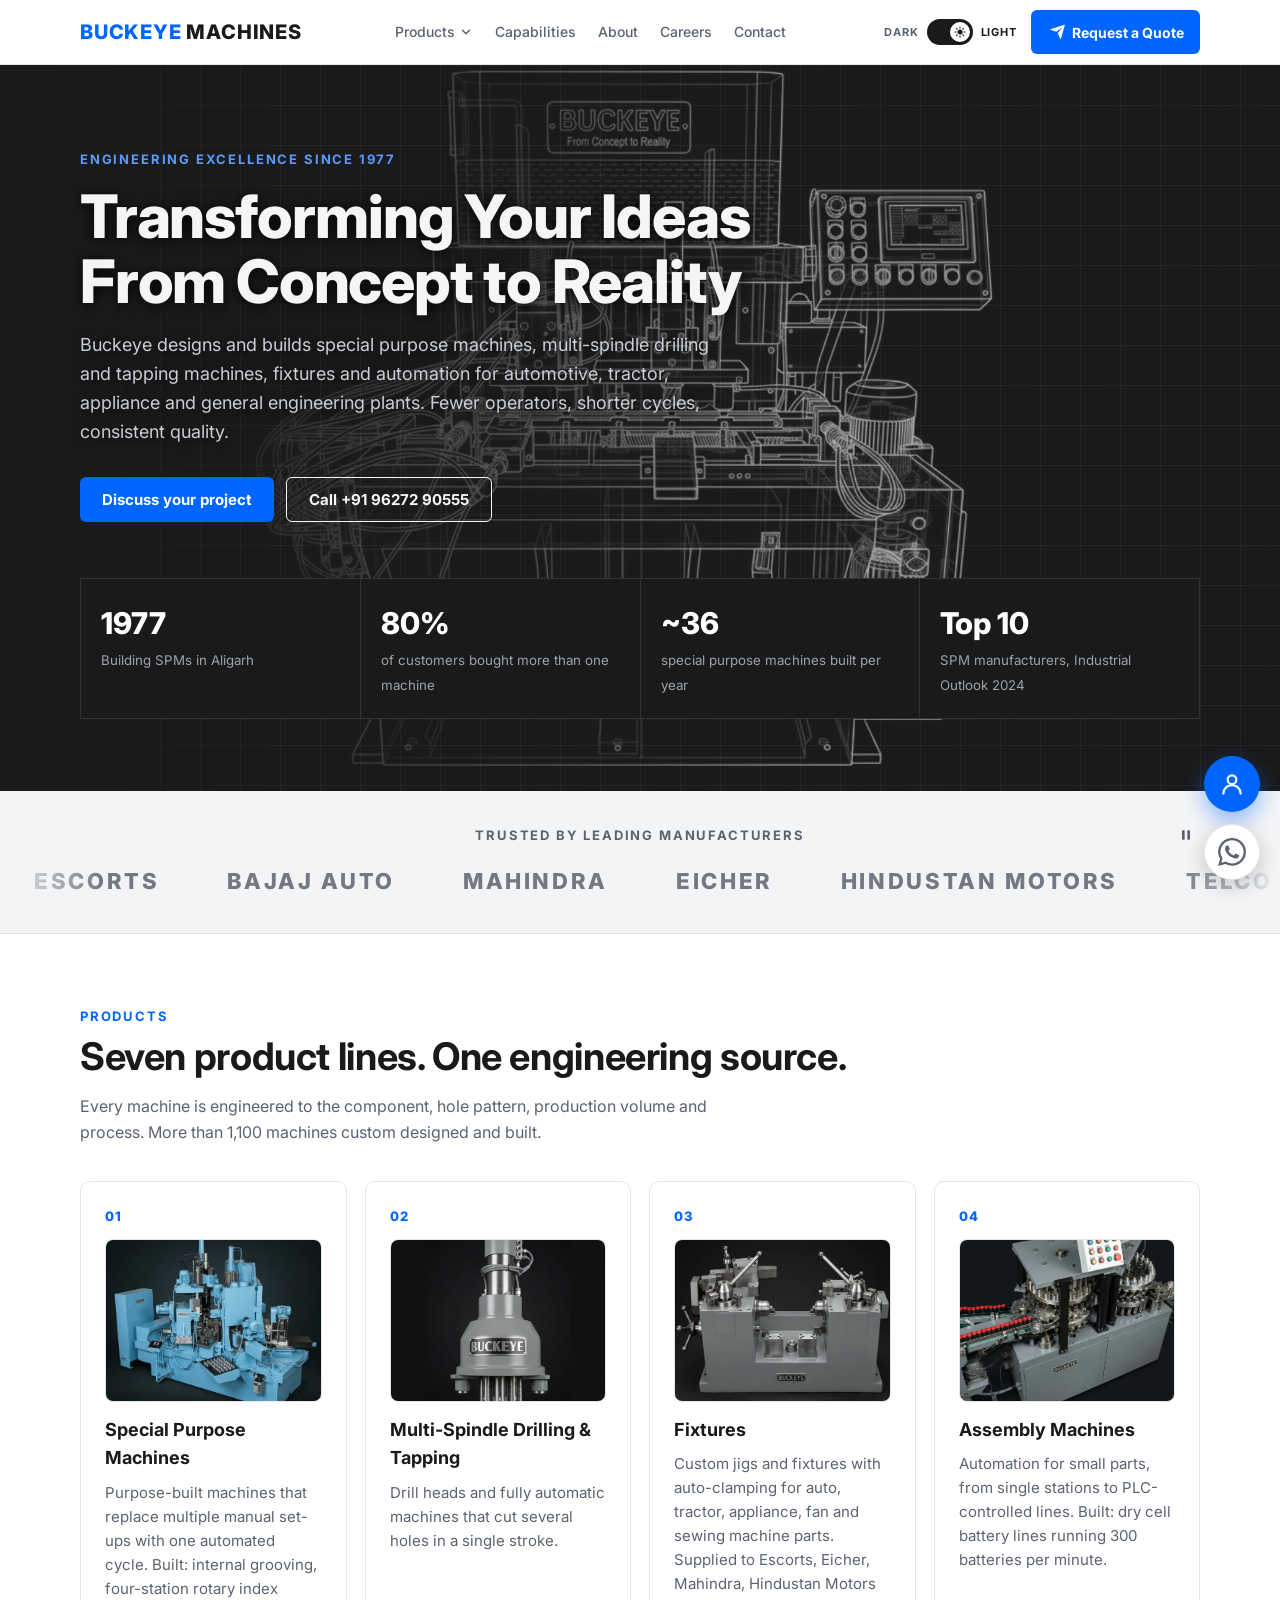
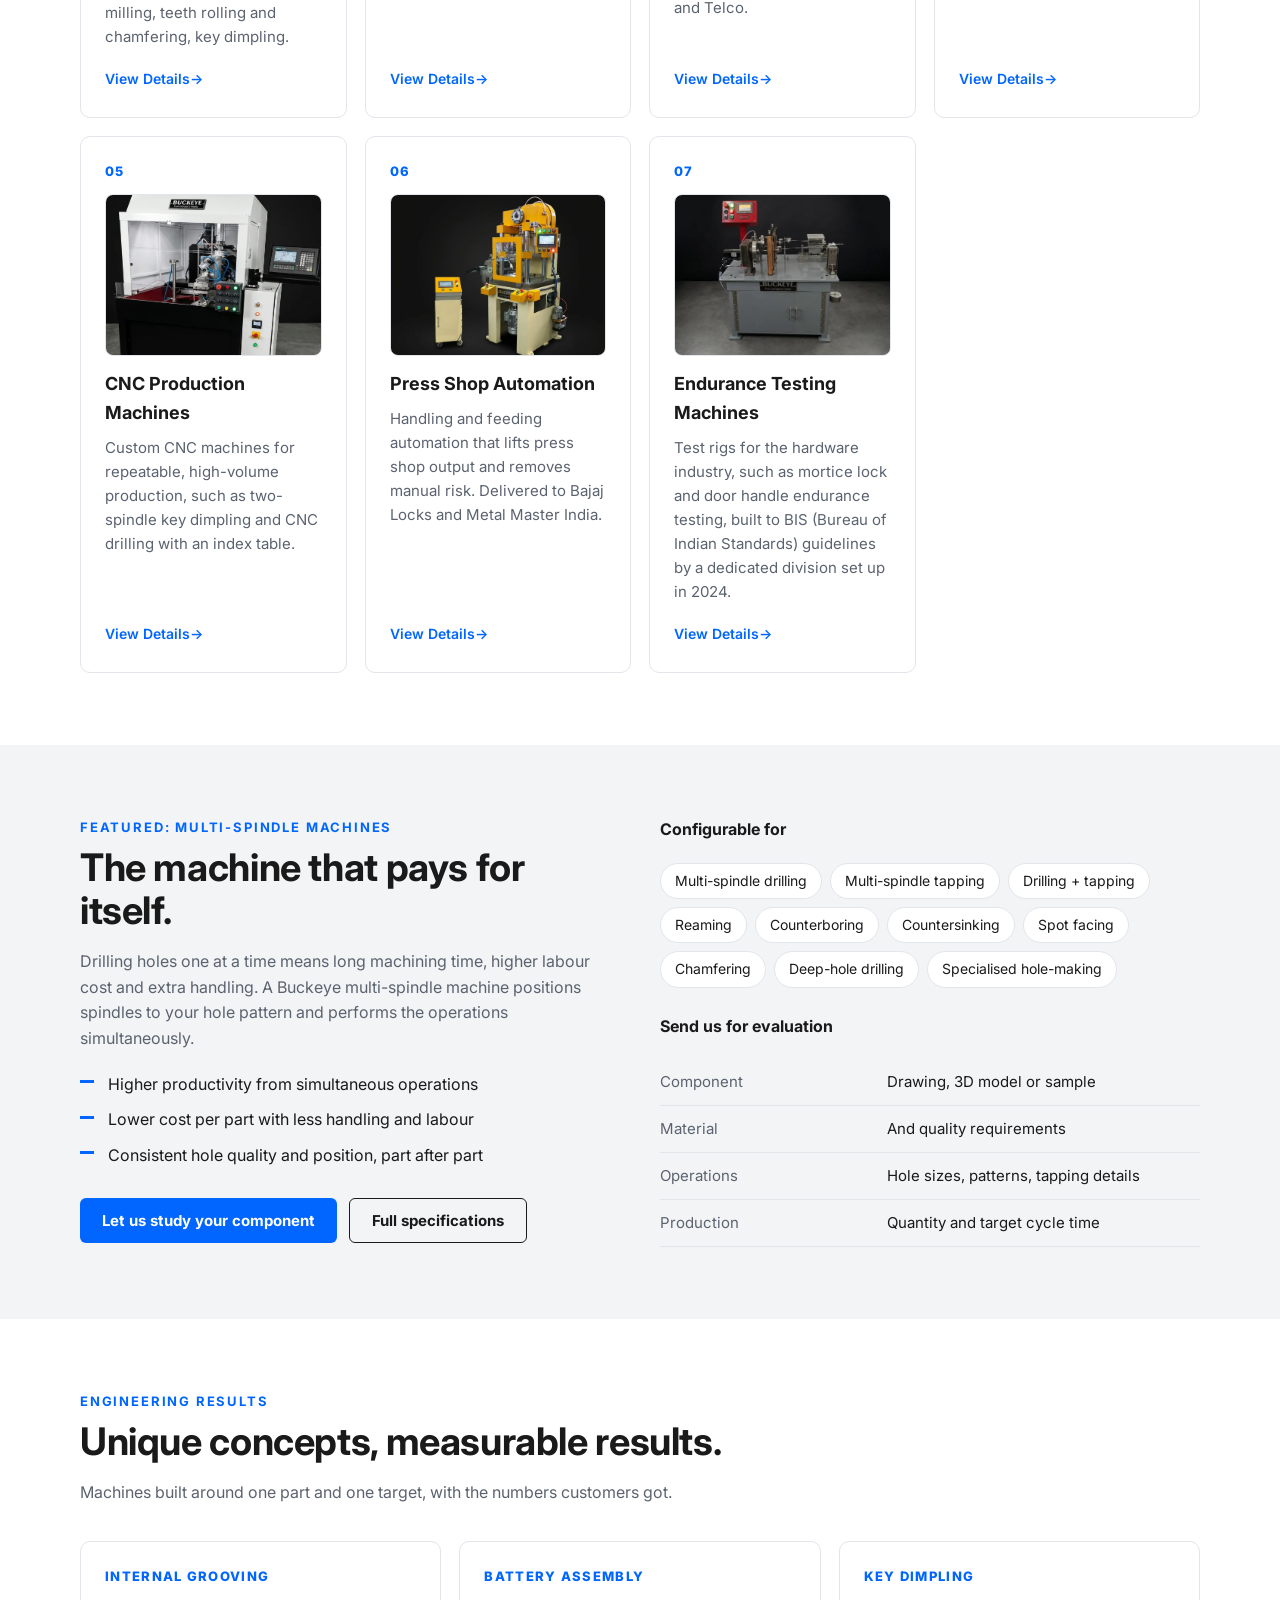
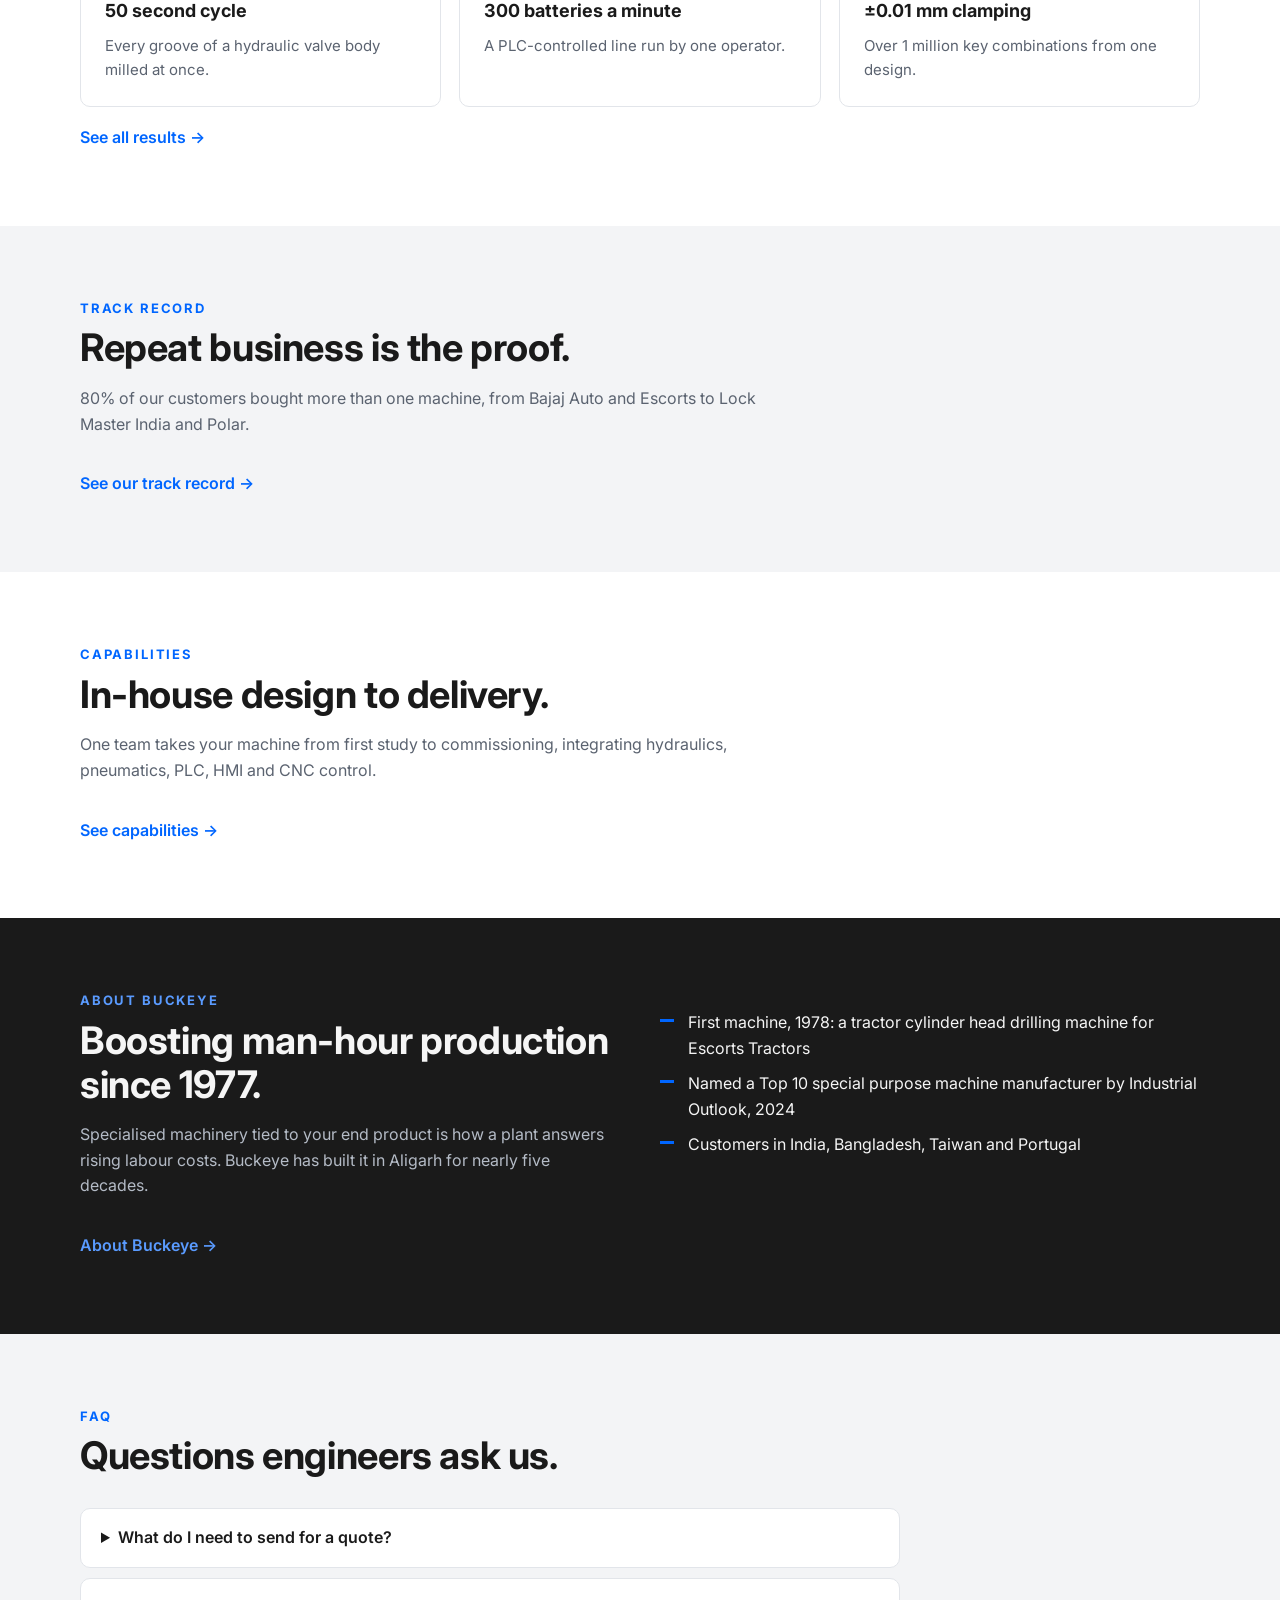
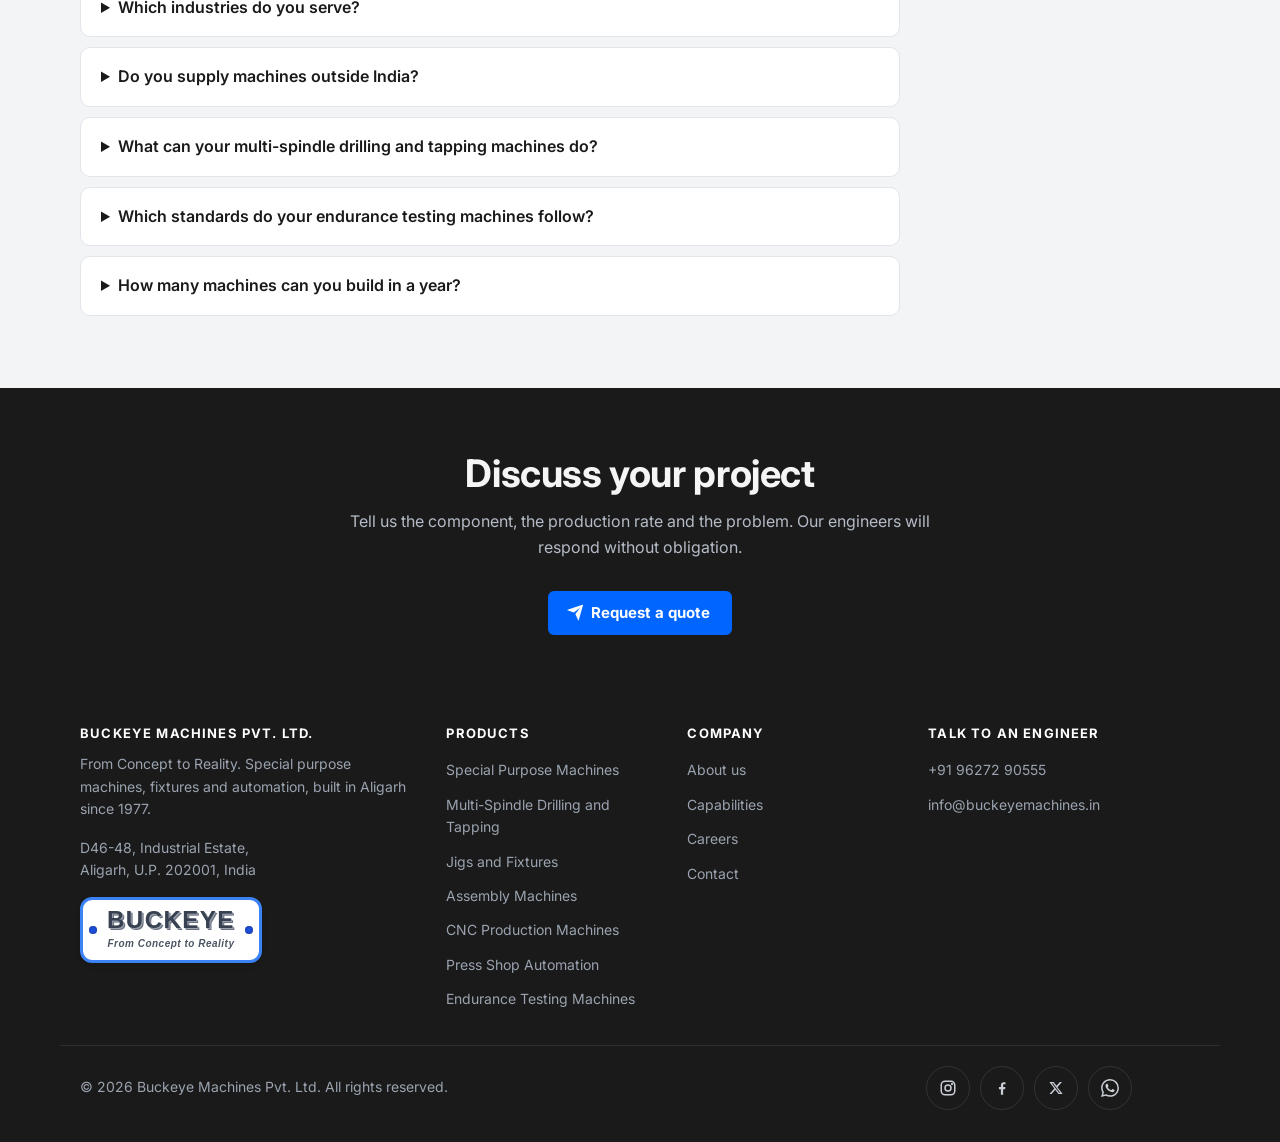
<file: index.html>
<!DOCTYPE html>
<html lang="en-IN">
<head>
<meta charset="utf-8">
<meta name="viewport" content="width=device-width, initial-scale=1, viewport-fit=cover">
<title>Special Purpose Machine Manufacturer, Aligarh | Buckeye Machines</title>
<meta name="description" content="Custom special purpose machines, multi-spindle drilling and tapping, fixtures, assembly and CNC automation from Aligarh, India. 1,100+ machines since 1977.">
<meta name="robots" content="index, follow, max-image-preview:large">
<meta name="theme-color" content="#1a1a1a">
<link rel="canonical" href="https://buckeyemachines.in/">
<meta property="og:type" content="website"><meta property="og:site_name" content="Buckeye Machines"><meta property="og:title" content="Special Purpose Machine Manufacturer, Aligarh | Buckeye Machines"><meta property="og:description" content="Custom special purpose machines, multi-spindle drilling and tapping, fixtures, assembly and CNC automation from Aligarh, India. 1,100+ machines since 1977."><meta property="og:url" content="https://buckeyemachines.in/"><meta property="og:locale" content="en_IN">
<meta name="twitter:card" content="summary_large_image"><meta name="twitter:title" content="Special Purpose Machine Manufacturer, Aligarh | Buckeye Machines"><meta name="twitter:description" content="Custom special purpose machines, multi-spindle drilling and tapping, fixtures, assembly and CNC automation from Aligarh, India. 1,100+ machines since 1977.">
<script>try{var t=localStorage.getItem("bm-theme");if(t)document.documentElement.setAttribute("data-theme",t)}catch(e){}</script>
<link rel="preconnect" href="https://fonts.googleapis.com"><link rel="preconnect" href="https://fonts.gstatic.com" crossorigin>
<link rel="stylesheet" href="https://fonts.googleapis.com/css2?family=Inter:wght@400;500;600;700;800&display=swap">
<link rel="preload" as="image" href="images/hero.webp">
<link rel="icon" href="favicon.svg" type="image/svg+xml">
<link rel="stylesheet" href="style.css">
<script type="application/ld+json">{"@context":"https://schema.org","@graph":[{"@type":["Organization","LocalBusiness"],"@id":"https://buckeyemachines.in/#org","name":"Buckeye Machines Pvt. Ltd.","alternateName":"Buckeye Machines","url":"https://buckeyemachines.in/","email":"info@buckeyemachines.in","telephone":"+91-9627290555","foundingDate":"1977","slogan":"From Concept to Reality","description":"Manufacturer of special purpose machines, multi-spindle drilling and tapping machines, fixtures, assembly machines, CNC production machines, press shop automation and endurance testing machines.","geo":{"@type":"GeoCoordinates","latitude":27.90483729725643,"longitude":78.0615991531954},"hasMap":"https://maps.app.goo.gl/Gg2htDbvVSRS2Ftr7","address":{"@type":"PostalAddress","streetAddress":"D46-48, Industrial Estate","addressLocality":"Aligarh","addressRegion":"Uttar Pradesh","postalCode":"202001","addressCountry":"IN"},"areaServed":["India","Bangladesh","Taiwan","Portugal"],"numberOfEmployees":{"@type":"QuantitativeValue","minValue":40,"maxValue":45},"contactPoint":{"@type":"ContactPoint","contactType":"sales","telephone":"+91-9627290555","email":"info@buckeyemachines.in","areaServed":"IN"},"sameAs":["https://www.instagram.com/buckeyemachines57/","https://twitter.com/BuckeyeMachines","https://www.facebook.com/profile.php?id=100081990784406"],"knowsAbout":["Special purpose machines","Multi-spindle drilling and tapping","Jigs and fixtures","Assembly automation","CNC production machines","Press shop automation","Endurance testing machines"],"hasOfferCatalog":{"@type":"OfferCatalog","name":"Machines and equipment","itemListElement":[{"@type":"OfferCatalog","name":"Special Purpose Machines"},{"@type":"OfferCatalog","name":"Multi-Spindle Drilling & Tapping Machines"},{"@type":"OfferCatalog","name":"Fixtures"},{"@type":"OfferCatalog","name":"Assembly Machines"},{"@type":"OfferCatalog","name":"CNC Production Machines"},{"@type":"OfferCatalog","name":"Press Shop Automation"},{"@type":"OfferCatalog","name":"Endurance Testing Machines"}]}},{"@type":"WebSite","@id":"https://buckeyemachines.in/#site","url":"https://buckeyemachines.in/","name":"Buckeye Machines","inLanguage":"en-IN","publisher":{"@id":"https://buckeyemachines.in/#org"}},{"@type":"FAQPage","mainEntity":[{"@type":"Question","name":"What do I need to send for a quote?","acceptedAnswer":{"@type":"Answer","text":"Send your desired production rate, relevant part drawings and any machine concept or preference you have. Our application engineers review your requirements and show how they can be achieved, without obligation."}},{"@type":"Question","name":"Which industries do you serve?","acceptedAnswer":{"@type":"Answer","text":"We build for automotive, tractor, appliance, fan, battery, lock and sewing machine manufacturers, among others. Customers include Escorts, Bajaj Auto, Mahindra, Singer and Godrej."}},{"@type":"Question","name":"Do you supply machines outside India?","acceptedAnswer":{"@type":"Answer","text":"Yes. We have built assembly machines for customers in Bangladesh and Taiwan, and supplied a machine to Aluthea Group in Portugal."}},{"@type":"Question","name":"What can your multi-spindle drilling and tapping machines do?","acceptedAnswer":{"@type":"Answer","text":"They drill and tap holes of any size, quantity or pattern in a single cycle, and can also ream, counterbore, countersink, spot face, chamfer and deep-hole drill."}},{"@type":"Question","name":"Which standards do your endurance testing machines follow?","acceptedAnswer":{"@type":"Answer","text":"They are built for hardware products to BIS (Bureau of Indian Standards) guidelines by a dedicated team set up in 2024."}},{"@type":"Question","name":"How many machines can you build in a year?","acceptedAnswer":{"@type":"Answer","text":"Our capacity is about 36 special purpose machines of average size per year. We work with four to eight customers at a time so each gets our full focus."}}]}]}</script>
<style>
    img {
  max-width: 100%;
  height: auto;
  display: block;
}
</style>
</head>
<body>
<a class="skip" href="#top">Skip to main content</a>
<header><div class="w nav"><a class="logo" href="index.html"><span>BUCKEYE</span> MACHINES</a><nav id="nv" aria-label="Main"><div class="dd"><a href="index.html#products" data-dd aria-haspopup="true">Products</a><button class="ddb" type="button" aria-label="Show product menu" aria-expanded="false"><svg viewBox="0 0 24 24" width="14" height="14" fill="none" stroke="currentColor" stroke-width="2.6" stroke-linecap="round" stroke-linejoin="round" aria-hidden="true"><path d="M6 9l6 6 6-6"/></svg></button><ul class="sub"><li><a href="index.html#products">All products</a></li><li><a href="special-purpose-machine.html">Special Purpose Machines</a></li><li><a href="drilling-machine.html">Multi-Spindle Drilling and Tapping</a></li><li><a href="fixture.html">Jigs and Fixtures</a></li><li><a href="assembly-machines.html">Assembly Machines</a></li><li><a href="cnc-production-machine.html">CNC Production Machines</a></li><li><a href="press-shop-automation.html">Press Shop Automation</a></li><li><a href="endurance-testing-machines.html">Endurance Testing Machines</a></li></ul></div><a href="capabilities.html">Capabilities</a><a href="about-us.html">About</a><a href="career.html">Careers</a><a href="contact-us.html">Contact</a><a class="btn nvc btn-send" href="contact-us.html#rfq"><span class="sw1"><span class="sw2"><svg viewBox="0 0 24 24" aria-hidden="true"><path fill="currentColor" d="M1.946 9.315c-.522-.174-.527-.455.01-.634l19.087-6.362c.529-.176.832.12.684.638l-5.454 19.086c-.15.529-.455.547-.679.045L12 14l6-8-8 6-8.054-2.685z"/></svg></span></span><span class="bt">Request a Quote</span></a></nav><div class="hr"><button class="mb" id="mb" type="button" aria-label="Open menu" aria-expanded="false" aria-controls="nv"><svg viewBox="0 0 24 24" width="22" height="22" fill="none" stroke="currentColor" stroke-width="2.2" stroke-linecap="round" aria-hidden="true"><path d="M4 7h16M4 12h16M4 17h16"/></svg></button><button class="sw" id="tg" type="button" role="switch" aria-checked="false" aria-label="Toggle dark and light mode"><span class="sl sd">Dark</span><span class="tr"><span class="kn"><svg class="mo" viewBox="0 0 24 24" width="12" height="12" fill="currentColor" aria-hidden="true"><path d="M20 14.5A8.5 8.5 0 0 1 9.5 4a8.5 8.5 0 1 0 10.5 10.5z"/></svg><svg class="su" viewBox="0 0 24 24" width="12" height="12" fill="none" stroke="currentColor" stroke-width="2.4" stroke-linecap="round" aria-hidden="true"><circle cx="12" cy="12" r="4" fill="currentColor"/><path d="M12 2v2M12 20v2M2 12h2M20 12h2M4.9 4.9l1.4 1.4M17.7 17.7l1.4 1.4M4.9 19.1l1.4-1.4M17.7 6.3l1.4-1.4"/></svg></span></span><span class="sl sg">Light</span></button><a class="btn sm btn-send" href="contact-us.html#rfq"><span class="sw1"><span class="sw2"><svg viewBox="0 0 24 24" aria-hidden="true"><path fill="currentColor" d="M1.946 9.315c-.522-.174-.527-.455.01-.634l19.087-6.362c.529-.176.832.12.684.638l-5.454 19.086c-.15.529-.455.547-.679.045L12 14l6-8-8 6-8.054-2.685z"/></svg></span></span><span class="bt">Request a Quote</span></a></div></div></header>
<main id="top">
<div class="hero"><div class="w">
<div class="eyebrow">Engineering excellence since 1977</div>
<h1>Transforming Your Ideas<br>From Concept to Reality</h1>
<p>Buckeye designs and builds special purpose machines, multi-spindle drilling and tapping machines, fixtures and automation for automotive, tractor, appliance and general engineering plants. Fewer operators, shorter cycles, consistent quality.</p>
<div class="cta"><a class="btn" href="contact-us.html#rfq">Discuss your project</a><a class="btn o" href="tel:+919627290555">Call +91 96272 90555</a></div>
<div class="stats"><div><b>1977</b><small>Building SPMs in Aligarh</small></div><div><b>80%</b><small>of customers bought more than one machine</small></div><div><b>~36</b><small>special purpose machines built per year</small></div><div><b>Top 10</b><small>SPM manufacturers, Industrial Outlook 2024</small></div></div>
</div></div>

<div class="trust"><div class="w"><div class="eyebrow">Trusted by leading manufacturers</div><button class="mp" id="mp" type="button" aria-pressed="false" aria-label="Pause or play scrolling client names"><svg class="pa" viewBox="0 0 24 24" width="16" height="16" fill="currentColor" aria-hidden="true"><rect x="6" y="5" width="4" height="14" rx="1"/><rect x="14" y="5" width="4" height="14" rx="1"/></svg><svg class="pl" viewBox="0 0 24 24" width="16" height="16" fill="currentColor" aria-hidden="true"><path d="M7 4.5v15l12-7.5z"/></svg></button></div><div class="mq" aria-label="Companies Buckeye has worked with"><div class="mt" id="mt"><span>Escorts</span><span>Bajaj Auto</span><span>Mahindra</span><span>Eicher</span><span>Hindustan Motors</span><span>Telco</span><span>Singer</span><span>Kelvinator</span><span>Khaitan Fans</span><span>Orient Fans</span><span>LML</span><span>Polar</span><span>Usha Fans</span><span>Electrolux</span><span>Godrej</span><span>Geep</span><span>Lock Master India</span><span>Sona Steering</span><span>Sandhar Locks</span><span>XLO United Clutch</span><span>JK Batteries</span><span>Novino</span><span>Morris Bajaj</span><span>Balaji Hardware</span><span>Aluthea Group, Portugal</span></div></div></div>

<section id="products"><div class="w">
<div class="eyebrow">Products</div>
<h2>Seven product lines. One engineering source.</h2>
<p class="lead">Every machine is engineered to the component, hole pattern, production volume and process. More than 1,100 machines custom designed and built.</p>
<div class="grid">
<div class="card"><i>01</i><img class="thumb" src="images/multi-station-rotary-index-machine.webp" alt="Multi-station rotary index machine for a compressor block" width="1133" height="944" loading="lazy" decoding="async"><h3>Special Purpose Machines</h3><p>Purpose-built machines that replace multiple manual set-ups with one automated cycle. Built: internal grooving, four-station rotary index milling, teeth rolling and chamfering, key dimpling.</p><a href="special-purpose-machine.html">View Details<span class="sr"> of Special Purpose Machines</span> →</a></div>
<div class="card"><i>02</i><img class="thumb" src="images/eight-spindle-heavy-duty-drill-head.webp" alt="Eight spindle heavy duty drill head" width="1133" height="944" loading="lazy" decoding="async"><h3>Multi-Spindle Drilling &amp; Tapping</h3><p>Drill heads and fully automatic machines that cut several holes in a single stroke.</p><a href="drilling-machine.html">View Details<span class="sr"> of Multi-Spindle Drilling &amp; Tapping</span> →</a></div>
<div class="card"><i>03</i><img class="thumb" src="images/milling-fixture-tractor-engine-part.webp" alt="Milling fixture for a tractor engine part" width="1133" height="944" loading="lazy" decoding="async"><h3>Fixtures</h3><p>Custom jigs and fixtures with auto-clamping for auto, tractor, appliance, fan and sewing machine parts. Supplied to Escorts, Eicher, Mahindra, Hindustan Motors and Telco.</p><a href="fixture.html">View Details<span class="sr"> of Fixtures</span> →</a></div>
<div class="card"><i>04</i><img class="thumb" src="images/dry-cell-battery-assembly-line.webp" alt="Automatic assembly line for dry cell batteries" width="1133" height="944" loading="lazy" decoding="async"><h3>Assembly Machines</h3><p>Automation for small parts, from single stations to PLC-controlled lines. Built: dry cell battery lines running 300 batteries per minute.</p><a href="assembly-machines.html">View Details<span class="sr"> of Assembly Machines</span> →</a></div>
<div class="card"><i>05</i><img class="thumb" src="images/cnc-key-bitting-machine.webp" alt="CNC key bitting machine" width="1133" height="944" loading="lazy" decoding="async"><h3>CNC Production Machines</h3><p>Custom CNC machines for repeatable, high-volume production, such as two-spindle key dimpling and CNC drilling with an index table.</p><a href="cnc-production-machine.html">View Details<span class="sr"> of CNC Production Machines</span> →</a></div>
<div class="card"><i>06</i><img class="thumb" src="images/high-speed-press-feeder-progressive-die.webp" alt="High speed press with feeder and progressive die" width="1133" height="944" loading="lazy" decoding="async"><h3>Press Shop Automation</h3><p>Handling and feeding automation that lifts press shop output and removes manual risk. Delivered to Bajaj Locks and Metal Master India.</p><a href="press-shop-automation.html">View Details<span class="sr"> of Press Shop Automation</span> →</a></div>
<div class="card"><i>07</i><img class="thumb" src="images/endurance-testing-machine-mortice-lock-door-handles.webp" alt="Endurance testing machine for pin cylinder tumblers" width="1024" height="1024" loading="lazy" decoding="async"><h3>Endurance Testing Machines</h3><p>Test rigs for the hardware industry, such as mortice lock and door handle endurance testing, built to BIS (Bureau of Indian Standards) guidelines by a dedicated division set up in 2024.</p><a href="endurance-testing-machines.html">View Details<span class="sr"> of Endurance Testing Machines</span> →</a></div>
</div></div></section>

<section class="alt" id="drilling"><div class="w two">
<div>
<div class="eyebrow">Featured: multi-spindle machines</div>
<h2>The machine that pays for itself.</h2>
<p class="lead">Drilling holes one at a time means long machining time, higher labour cost and extra handling. A Buckeye multi-spindle machine positions spindles to your hole pattern and performs the operations simultaneously.</p>
<ul class="ck"><li>Higher productivity from simultaneous operations</li><li>Lower cost per part with less handling and labour</li><li>Consistent hole quality and position, part after part</li></ul>
<div class="cta"><a class="btn" href="contact-us.html?m=Multi-Spindle%20Drilling%20%26%20Tapping#rfq">Let us study your component</a><a class="btn o" href="drilling-machine.html">Full specifications</a></div>
</div>
<div>
<b>Configurable for</b>
<div class="tags"><span>Multi-spindle drilling</span><span>Multi-spindle tapping</span><span>Drilling + tapping</span><span>Reaming</span><span>Counterboring</span><span>Countersinking</span><span>Spot facing</span><span>Chamfering</span><span>Deep-hole drilling</span><span>Specialised hole-making</span></div>
<p style="margin-top:26px"><b>Send us for evaluation</b></p>
<table class="spec"><tr><td>Component</td><td>Drawing, 3D model or sample</td></tr><tr><td>Material</td><td>And quality requirements</td></tr><tr><td>Operations</td><td>Hole sizes, patterns, tapping details</td></tr><tr><td>Production</td><td>Quantity and target cycle time</td></tr></table>
</div></div></section>

<section id="work"><div class="w"><div class="eyebrow">Engineering results</div><h2>Unique concepts, measurable results.</h2><p class="lead">Machines built around one part and one target, with the numbers customers got.</p><div class="grid" style="grid-template-columns:repeat(auto-fit,minmax(240px,1fr))">
<div class="card"><i>INTERNAL GROOVING</i><h3>50 second cycle</h3><p>Every groove of a hydraulic valve body milled at once.</p></div>
<div class="card"><i>BATTERY ASSEMBLY</i><h3>300 batteries a minute</h3><p>A PLC-controlled line run by one operator.</p></div>
<div class="card"><i>KEY DIMPLING</i><h3>±0.01 mm clamping</h3><p>Over 1 million key combinations from one design.</p></div>
</div><a class="more" href="capabilities.html#work">See all results →</a></div></section>

<section class="alt" id="record"><div class="w"><div class="eyebrow">Track record</div><h2>Repeat business is the proof.</h2><p class="lead">80% of our customers bought more than one machine, from Bajaj Auto and Escorts to Lock Master India and Polar.</p><a class="more" href="capabilities.html#record">See our track record →</a></div></section>

<section id="capabilities"><div class="w"><div class="eyebrow">Capabilities</div><h2>In-house design to delivery.</h2><p class="lead">One team takes your machine from first study to commissioning, integrating hydraulics, pneumatics, PLC, HMI and CNC control.</p><a class="more" href="capabilities.html">See capabilities →</a></div></section>

<section class="dark" id="about"><div class="w two"><div><div class="eyebrow">About Buckeye</div><h2>Boosting man-hour production since 1977.</h2><p class="lead">Specialised machinery tied to your end product is how a plant answers rising labour costs. Buckeye has built it in Aligarh for nearly five decades.</p><a class="more" href="about-us.html" style="color:#5a9bff">About Buckeye →</a></div>
<div><ul class="ck"><li>First machine, 1978: a tractor cylinder head drilling machine for Escorts Tractors</li><li>Named a Top 10 special purpose machine manufacturer by Industrial Outlook, 2024</li><li>Customers in India, Bangladesh, Taiwan and Portugal</li></ul></div></div></section>

<section class="alt" id="faq"><div class="w"><div class="eyebrow">FAQ</div><h2>Questions engineers ask us.</h2><div class="fq"><details><summary>What do I need to send for a quote?</summary><p>Send your desired production rate, relevant part drawings and any machine concept or preference you have. Our application engineers review your requirements and show how they can be achieved, without obligation.</p></details><details><summary>Which industries do you serve?</summary><p>We build for automotive, tractor, appliance, fan, battery, lock and sewing machine manufacturers, among others. Customers include Escorts, Bajaj Auto, Mahindra, Singer and Godrej.</p></details><details><summary>Do you supply machines outside India?</summary><p>Yes. We have built assembly machines for customers in Bangladesh and Taiwan, and supplied a machine to Aluthea Group in Portugal.</p></details><details><summary>What can your multi-spindle drilling and tapping machines do?</summary><p>They drill and tap holes of any size, quantity or pattern in a single cycle, and can also ream, counterbore, countersink, spot face, chamfer and deep-hole drill.</p></details><details><summary>Which standards do your endurance testing machines follow?</summary><p>They are built for hardware products to BIS (Bureau of Indian Standards) guidelines by a dedicated team set up in 2024.</p></details><details><summary>How many machines can you build in a year?</summary><p>Our capacity is about 36 special purpose machines of average size per year. We work with four to eight customers at a time so each gets our full focus.</p></details></div></div></section>

<section class="band"><div class="w"><h2>Discuss your project</h2><p>Tell us the component, the production rate and the problem. Our engineers will respond without obligation.</p><div class="cta"><a class="btn btn-send" href="contact-us.html#rfq"><span class="sw1"><span class="sw2"><svg viewBox="0 0 24 24" aria-hidden="true"><path fill="currentColor" d="M1.946 9.315c-.522-.174-.527-.455.01-.634l19.087-6.362c.529-.176.832.12.684.638l-5.454 19.086c-.15.529-.455.547-.679.045L12 14l6-8-8 6-8.054-2.685z"/></svg></span></span><span class="bt">Request a quote</span></a></div></div></section>
</main>
<footer><div class="w fg"><div><h3>Buckeye Machines Pvt. Ltd.</h3><p>From Concept to Reality. Special purpose machines, fixtures and automation, built in Aligarh since 1977.</p><p><a href="https://maps.app.goo.gl/Gg2htDbvVSRS2Ftr7" target="_blank" rel="noopener">D46-48, Industrial Estate,<br>Aligarh, U.P. 202001, India</a></p> <p>     <a href="#" class="logo-badge">
      <span class="logo-text">BUCKEYE</span>
      <span class="logo-tagline">From Concept to Reality</span>
    </a></p> </div><div><h3>Products</h3><ul><li><a href="special-purpose-machine.html">Special Purpose Machines</a></li><li><a href="drilling-machine.html">Multi-Spindle Drilling and Tapping</a></li><li><a href="fixture.html">Jigs and Fixtures</a></li><li><a href="assembly-machines.html">Assembly Machines</a></li><li><a href="cnc-production-machine.html">CNC Production Machines</a></li><li><a href="press-shop-automation.html">Press Shop Automation</a></li><li><a href="endurance-testing-machines.html">Endurance Testing Machines</a></li></ul></div><div><h3>Company</h3><ul><li><a href="about-us.html">About us</a></li><li><a href="capabilities.html">Capabilities</a></li><li><a href="career.html">Careers</a></li><li><a href="contact-us.html">Contact</a></li></ul></div><div><h3>Talk to an engineer</h3><p><a href="tel:+919627290555">+91 96272 90555</a><br><a href="mailto:info@buckeyemachines.in">info@buckeyemachines.in</a></p></div></div><div class="w fb"><span>© <span class="yr">2026</span> Buckeye Machines Pvt. Ltd. All rights reserved.</span><span class="so"><a href="https://www.instagram.com/buckeyemachines57/" target="_blank" rel="noopener" aria-label="Instagram"><svg viewBox="0 0 24 24" width="18" height="18" fill="none" stroke="currentColor" stroke-width="2" stroke-linecap="round" stroke-linejoin="round" aria-hidden="true"><rect x="3" y="3" width="18" height="18" rx="5"/><circle cx="12" cy="12" r="4"/><circle cx="17.5" cy="6.5" r=".6" fill="currentColor"/></svg></a><a href="https://www.facebook.com/profile.php?id=100081990784406" target="_blank" rel="noopener" aria-label="Facebook"><svg viewBox="0 0 24 24" width="18" height="18" fill="currentColor" aria-hidden="true"><path d="M13.5 21v-7.5h2.6l.4-3h-3V8.6c0-.9.3-1.5 1.5-1.5h1.6V4.4c-.3 0-1.2-.1-2.3-.1-2.3 0-3.8 1.4-3.8 3.9v2.3H7.9v3h2.6V21h3z"/></svg></a><a href="https://twitter.com/BuckeyeMachines" target="_blank" rel="noopener" aria-label="X"><svg viewBox="0 0 24 24" width="16" height="16" fill="currentColor" aria-hidden="true"><path d="M17.8 3h3.1l-6.8 7.7L22 21h-6.2l-4.9-6.4L5.3 21H2.2l7.3-8.3L2 3h6.4l4.4 5.8L17.8 3zm-1.1 16.2h1.7L7.4 4.7H5.6l11.1 14.5z"/></svg></a><a href="https://wa.me/919627290555?text=Hello%20Buckeye%20Machines%2C%20I%20would%20like%20to%20discuss%20a%20machine%20requirement." target="_blank" rel="noopener" aria-label="WhatsApp"><svg viewBox="0 0 24 24" width="18" height="18" fill="currentColor" aria-hidden="true"><path d="M17.472 14.382c-.297-.149-1.758-.867-2.03-.967-.273-.099-.471-.148-.67.15-.197.297-.767.966-.94 1.164-.173.199-.347.223-.644.075-.297-.15-1.255-.463-2.39-1.475-.883-.788-1.48-1.761-1.653-2.059-.173-.297-.018-.458.13-.606.134-.133.298-.347.446-.52.149-.174.198-.298.298-.497.099-.198.05-.371-.025-.52-.075-.149-.669-1.612-.916-2.207-.242-.579-.487-.5-.669-.51-.173-.008-.371-.01-.57-.01-.198 0-.52.074-.792.372-.272.297-1.04 1.016-1.04 2.479 0 1.462 1.065 2.875 1.213 3.074.149.198 2.096 3.2 5.077 4.487.709.306 1.262.489 1.694.625.712.227 1.36.195 1.871.118.571-.085 1.758-.719 2.006-1.413.248-.694.248-1.289.173-1.413-.074-.124-.272-.198-.57-.347m-5.421 7.403h-.004a9.87 9.87 0 01-5.031-1.378l-.361-.214-3.741.982.998-3.648-.235-.374a9.86 9.86 0 01-1.51-5.26c.001-5.45 4.436-9.884 9.888-9.884 2.64 0 5.122 1.03 6.988 2.898a9.825 9.825 0 012.893 6.994c-.003 5.45-4.437 9.884-9.885 9.884m8.413-18.297A11.815 11.815 0 0012.05 0C5.495 0 .16 5.335.157 11.892c0 2.096.547 4.142 1.588 5.945L.057 24l6.305-1.654a11.882 11.882 0 005.683 1.448h.005c6.554 0 11.89-5.335 11.893-11.893a11.821 11.821 0 00-3.48-8.413z"/></svg></a></span></div></footer>
<div class="cpw"><button class="cb" id="cb" type="button" aria-label="Contact information" aria-expanded="false" aria-controls="cp"><svg viewBox="0 0 24 24" width="26" height="26" fill="none" stroke="currentColor" stroke-width="2" stroke-linecap="round" stroke-linejoin="round" aria-hidden="true"><circle cx="12" cy="8" r="4"/><path d="M4 21a8 8 0 0116 0"/></svg></button><span class="cbl">Contact us</span></div><section class="cp" id="cp" role="dialog" aria-label="Contact information" aria-hidden="true"><div class="cph"><b>Contact Buckeye</b><button class="cpx" id="cpx" type="button" aria-label="Close contact information">✕</button></div><ul class="cpl"><li><span class="ci"><svg viewBox="0 0 24 24" width="17" height="17" fill="none" stroke="currentColor" stroke-width="2" stroke-linecap="round" stroke-linejoin="round" aria-hidden="true"><path d="M22 16.9v3a2 2 0 01-2.2 2 19.8 19.8 0 01-8.6-3.1 19.5 19.5 0 01-6-6A19.8 19.8 0 012.1 4.2 2 2 0 014.1 2h3a2 2 0 012 1.7c.1 1 .4 1.9.7 2.8a2 2 0 01-.5 2.1L8.1 9.9a16 16 0 006 6l1.3-1.3a2 2 0 012.1-.4c.9.3 1.8.6 2.8.7a2 2 0 011.7 2z"/></svg></span><span><a href="tel:+919627290555">+91 96272 90555</a><br><a href="tel:+917830655599">+91 78306 55599</a></span></li><li><span class="ci"><svg viewBox="0 0 24 24" width="17" height="17" fill="none" stroke="currentColor" stroke-width="2" stroke-linecap="round" stroke-linejoin="round" aria-hidden="true"><rect x="3" y="5" width="18" height="14" rx="2"/><path d="M3 7l9 6 9-6"/></svg></span><span><a href="mailto:info@buckeyemachines.in">info@buckeyemachines.in</a><br><a href="mailto:buckeye.aligarh@gmail.com">buckeye.aligarh@gmail.com</a></span></li><li><span class="ci"><svg viewBox="0 0 24 24" width="17" height="17" fill="none" stroke="currentColor" stroke-width="2" stroke-linecap="round" stroke-linejoin="round" aria-hidden="true"><path d="M12 21s-7-6.2-7-11a7 7 0 0114 0c0 4.8-7 11-7 11z"/><circle cx="12" cy="10" r="2.5"/></svg></span><span><a href="https://maps.app.goo.gl/Gg2htDbvVSRS2Ftr7" target="_blank" rel="noopener">D46-48, Industrial Estate, Aligarh 202001, U.P.</a></span></li></ul><div class="cps"><a href="https://wa.me/919627290555?text=Hello%20Buckeye%20Machines%2C%20I%20would%20like%20to%20discuss%20a%20machine%20requirement." target="_blank" rel="noopener"><svg viewBox="0 0 24 24" width="17" height="17" fill="currentColor" aria-hidden="true"><path d="M17.472 14.382c-.297-.149-1.758-.867-2.03-.967-.273-.099-.471-.148-.67.15-.197.297-.767.966-.94 1.164-.173.199-.347.223-.644.075-.297-.15-1.255-.463-2.39-1.475-.883-.788-1.48-1.761-1.653-2.059-.173-.297-.018-.458.13-.606.134-.133.298-.347.446-.52.149-.174.198-.298.298-.497.099-.198.05-.371-.025-.52-.075-.149-.669-1.612-.916-2.207-.242-.579-.487-.5-.669-.51-.173-.008-.371-.01-.57-.01-.198 0-.52.074-.792.372-.272.297-1.04 1.016-1.04 2.479 0 1.462 1.065 2.875 1.213 3.074.149.198 2.096 3.2 5.077 4.487.709.306 1.262.489 1.694.625.712.227 1.36.195 1.871.118.571-.085 1.758-.719 2.006-1.413.248-.694.248-1.289.173-1.413-.074-.124-.272-.198-.57-.347m-5.421 7.403h-.004a9.87 9.87 0 01-5.031-1.378l-.361-.214-3.741.982.998-3.648-.235-.374a9.86 9.86 0 01-1.51-5.26c.001-5.45 4.436-9.884 9.888-9.884 2.64 0 5.122 1.03 6.988 2.898a9.825 9.825 0 012.893 6.994c-.003 5.45-4.437 9.884-9.885 9.884m8.413-18.297A11.815 11.815 0 0012.05 0C5.495 0 .16 5.335.157 11.892c0 2.096.547 4.142 1.588 5.945L.057 24l6.305-1.654a11.882 11.882 0 005.683 1.448h.005c6.554 0 11.89-5.335 11.893-11.893a11.821 11.821 0 00-3.48-8.413z"/></svg><span>WhatsApp</span></a><a href="https://www.instagram.com/buckeyemachines57/" target="_blank" rel="noopener"><svg viewBox="0 0 24 24" width="17" height="17" fill="none" stroke="currentColor" stroke-width="2" stroke-linecap="round" stroke-linejoin="round" aria-hidden="true"><rect x="3" y="3" width="18" height="18" rx="5"/><circle cx="12" cy="12" r="4"/><circle cx="17.5" cy="6.5" r=".6" fill="currentColor"/></svg><span>@buckeyemachines57</span></a><a href="https://twitter.com/BuckeyeMachines" target="_blank" rel="noopener"><svg viewBox="0 0 24 24" width="15" height="15" fill="currentColor" aria-hidden="true"><path d="M17.8 3h3.1l-6.8 7.7L22 21h-6.2l-4.9-6.4L5.3 21H2.2l7.3-8.3L2 3h6.4l4.4 5.8L17.8 3zm-1.1 16.2h1.7L7.4 4.7H5.6l11.1 14.5z"/></svg><span>@BuckeyeMachines</span></a><a href="https://www.facebook.com/profile.php?id=100081990784406" target="_blank" rel="noopener"><svg viewBox="0 0 24 24" width="17" height="17" fill="currentColor" aria-hidden="true"><path d="M13.5 21v-7.5h2.6l.4-3h-3V8.6c0-.9.3-1.5 1.5-1.5h1.6V4.4c-.3 0-1.2-.1-2.3-.1-2.3 0-3.8 1.4-3.8 3.9v2.3H7.9v3h2.6V21h3z"/></svg><span>Buckeye Machines</span></a></div><a class="cpa" href="contact-us.html#rfq">Request a quote →</a></section>
<div class="wa"><a class="wb" href="https://wa.me/919627290555?text=Hello%20Buckeye%20Machines%2C%20I%20would%20like%20to%20discuss%20a%20machine%20requirement." target="_blank" rel="noopener" aria-label="Chat with Buckeye Machines on WhatsApp"><svg viewBox="0 0 24 24" width="28" height="28" fill="currentColor" aria-hidden="true"><path d="M17.472 14.382c-.297-.149-1.758-.867-2.03-.967-.273-.099-.471-.148-.67.15-.197.297-.767.966-.94 1.164-.173.199-.347.223-.644.075-.297-.15-1.255-.463-2.39-1.475-.883-.788-1.48-1.761-1.653-2.059-.173-.297-.018-.458.13-.606.134-.133.298-.347.446-.52.149-.174.198-.298.298-.497.099-.198.05-.371-.025-.52-.075-.149-.669-1.612-.916-2.207-.242-.579-.487-.5-.669-.51-.173-.008-.371-.01-.57-.01-.198 0-.52.074-.792.372-.272.297-1.04 1.016-1.04 2.479 0 1.462 1.065 2.875 1.213 3.074.149.198 2.096 3.2 5.077 4.487.709.306 1.262.489 1.694.625.712.227 1.36.195 1.871.118.571-.085 1.758-.719 2.006-1.413.248-.694.248-1.289.173-1.413-.074-.124-.272-.198-.57-.347m-5.421 7.403h-.004a9.87 9.87 0 01-5.031-1.378l-.361-.214-3.741.982.998-3.648-.235-.374a9.86 9.86 0 01-1.51-5.26c.001-5.45 4.436-9.884 9.888-9.884 2.64 0 5.122 1.03 6.988 2.898a9.825 9.825 0 012.893 6.994c-.003 5.45-4.437 9.884-9.885 9.884m8.413-18.297A11.815 11.815 0 0012.05 0C5.495 0 .16 5.335.157 11.892c0 2.096.547 4.142 1.588 5.945L.057 24l6.305-1.654a11.882 11.882 0 005.683 1.448h.005c6.554 0 11.89-5.335 11.893-11.893a11.821 11.821 0 00-3.48-8.413z"/></svg></a><span class="wl">Chat on WhatsApp</span></div>
<script src="site.js" defer></script>
</body>
</html>
</file>
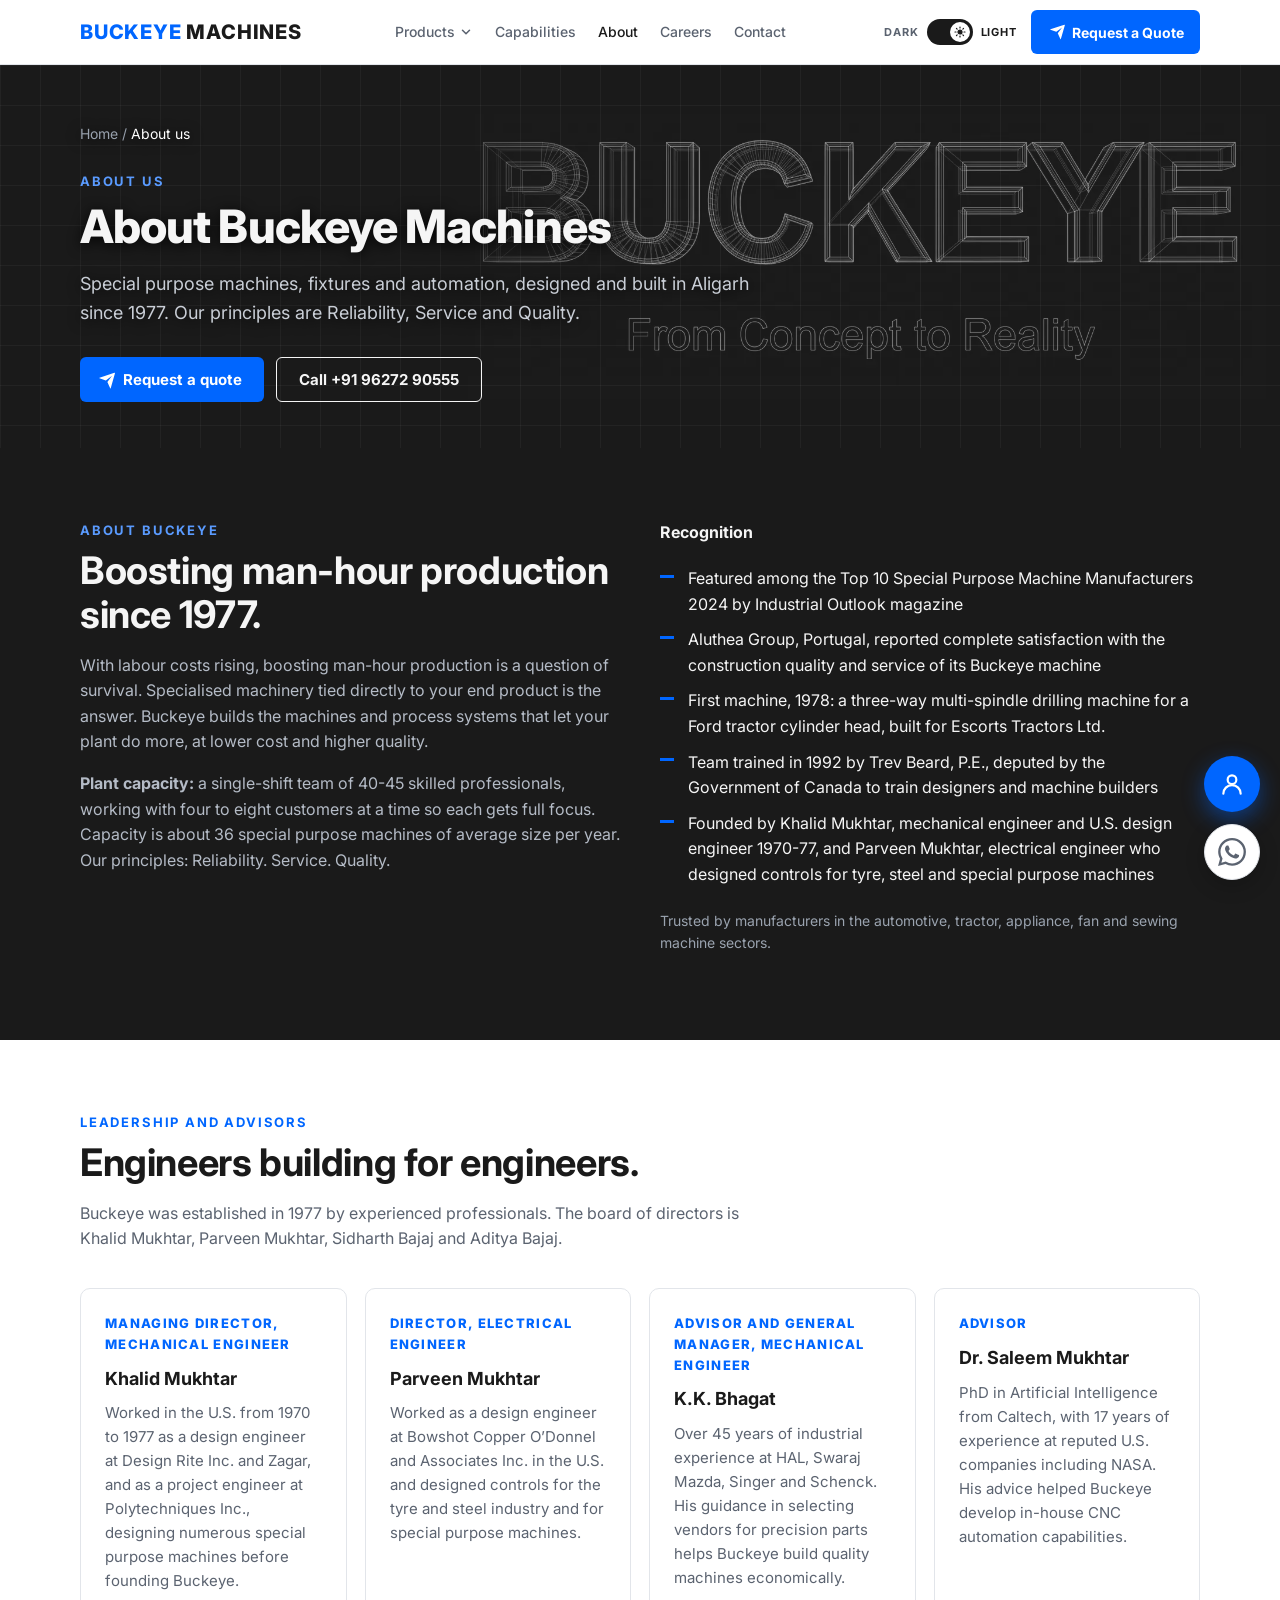
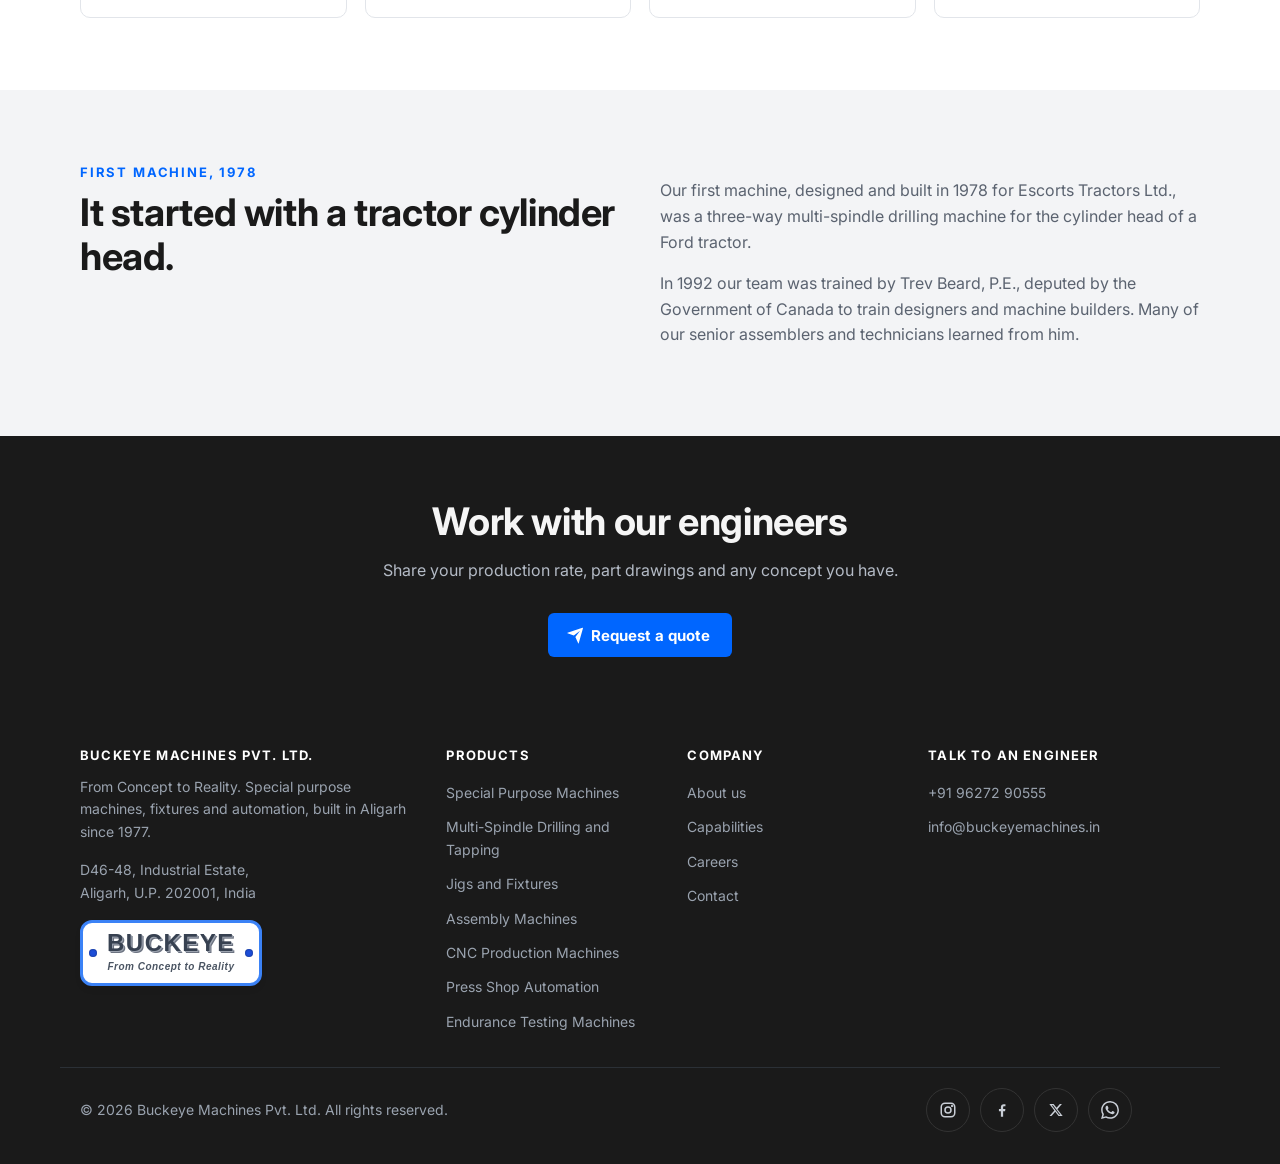
<file: about-us.html>
<!DOCTYPE html>
<html lang="en-IN">
<head>
<meta charset="utf-8">
<meta name="viewport" content="width=device-width, initial-scale=1, viewport-fit=cover">
<title>About Buckeye Machines | Special Purpose Machines Since 1977</title>
<meta name="description" content="Buckeye Machines has built special purpose machines in Aligarh since 1977. Meet the engineers, our 1978 first machine, plant capacity and recognition.">
<meta name="robots" content="index, follow, max-image-preview:large">
<meta name="theme-color" content="#1a1a1a">
<link rel="canonical" href="https://buckeyemachines.in/about-us.html">
<meta property="og:type" content="website"><meta property="og:site_name" content="Buckeye Machines"><meta property="og:title" content="About Buckeye Machines | Special Purpose Machines Since 1977"><meta property="og:description" content="Buckeye Machines has built special purpose machines in Aligarh since 1977. Meet the engineers, our 1978 first machine, plant capacity and recognition."><meta property="og:url" content="https://buckeyemachines.in/about-us.html"><meta property="og:locale" content="en_IN">
<meta name="twitter:card" content="summary_large_image"><meta name="twitter:title" content="About Buckeye Machines | Special Purpose Machines Since 1977"><meta name="twitter:description" content="Buckeye Machines has built special purpose machines in Aligarh since 1977. Meet the engineers, our 1978 first machine, plant capacity and recognition.">
<script>try{var t=localStorage.getItem("bm-theme");if(t)document.documentElement.setAttribute("data-theme",t)}catch(e){}</script>
<link rel="preconnect" href="https://fonts.googleapis.com"><link rel="preconnect" href="https://fonts.gstatic.com" crossorigin>
<link rel="stylesheet" href="https://fonts.googleapis.com/css2?family=Inter:wght@400;500;600;700;800&display=swap">
<link rel="preload" as="image" href="images/about-hero.webp">
<link rel="icon" href="favicon.svg" type="image/svg+xml">
<link rel="stylesheet" href="style.css">
<script type="application/ld+json">{"@context":"https://schema.org","@graph":[{"@type":"WebPage","@id":"https://buckeyemachines.in/about-us.html#webpage","url":"https://buckeyemachines.in/about-us.html","name":"About Buckeye Machines | Special Purpose Machines Since 1977","inLanguage":"en-IN","isPartOf":{"@type":"WebSite","name":"Buckeye Machines","url":"https://buckeyemachines.in/"},"breadcrumb":{"@id":"https://buckeyemachines.in/about-us.html#crumbs"}},{"@type":"BreadcrumbList","@id":"https://buckeyemachines.in/about-us.html#crumbs","itemListElement":[{"@type":"ListItem","position":1,"name":"Home","item":"https://buckeyemachines.in/"},{"@type":"ListItem","position":2,"name":"About us","item":"https://buckeyemachines.in/about-us.html"}]}]}</script>
</head>
<body>
<a class="skip" href="#top">Skip to main content</a>
<header><div class="w nav"><a class="logo" href="index.html"><span>BUCKEYE</span> MACHINES</a><nav id="nv" aria-label="Main"><div class="dd"><a href="index.html#products" data-dd aria-haspopup="true">Products</a><button class="ddb" type="button" aria-label="Show product menu" aria-expanded="false"><svg viewBox="0 0 24 24" width="14" height="14" fill="none" stroke="currentColor" stroke-width="2.6" stroke-linecap="round" stroke-linejoin="round" aria-hidden="true"><path d="M6 9l6 6 6-6"/></svg></button><ul class="sub"><li><a href="index.html#products">All products</a></li><li><a href="special-purpose-machine.html">Special Purpose Machines</a></li><li><a href="drilling-machine.html">Multi-Spindle Drilling and Tapping</a></li><li><a href="fixture.html">Jigs and Fixtures</a></li><li><a href="assembly-machines.html">Assembly Machines</a></li><li><a href="cnc-production-machine.html">CNC Production Machines</a></li><li><a href="press-shop-automation.html">Press Shop Automation</a></li><li><a href="endurance-testing-machines.html">Endurance Testing Machines</a></li></ul></div><a href="capabilities.html">Capabilities</a><a href="about-us.html" aria-current="page">About</a><a href="career.html">Careers</a><a href="contact-us.html">Contact</a><a class="btn nvc btn-send" href="contact-us.html#rfq"><span class="sw1"><span class="sw2"><svg viewBox="0 0 24 24" aria-hidden="true"><path fill="currentColor" d="M1.946 9.315c-.522-.174-.527-.455.01-.634l19.087-6.362c.529-.176.832.12.684.638l-5.454 19.086c-.15.529-.455.547-.679.045L12 14l6-8-8 6-8.054-2.685z"/></svg></span></span><span class="bt">Request a Quote</span></a></nav><div class="hr"><button class="mb" id="mb" type="button" aria-label="Open menu" aria-expanded="false" aria-controls="nv"><svg viewBox="0 0 24 24" width="22" height="22" fill="none" stroke="currentColor" stroke-width="2.2" stroke-linecap="round" aria-hidden="true"><path d="M4 7h16M4 12h16M4 17h16"/></svg></button><button class="sw" id="tg" type="button" role="switch" aria-checked="false" aria-label="Toggle dark and light mode"><span class="sl sd">Dark</span><span class="tr"><span class="kn"><svg class="mo" viewBox="0 0 24 24" width="12" height="12" fill="currentColor" aria-hidden="true"><path d="M20 14.5A8.5 8.5 0 0 1 9.5 4a8.5 8.5 0 1 0 10.5 10.5z"/></svg><svg class="su" viewBox="0 0 24 24" width="12" height="12" fill="none" stroke="currentColor" stroke-width="2.4" stroke-linecap="round" aria-hidden="true"><circle cx="12" cy="12" r="4" fill="currentColor"/><path d="M12 2v2M12 20v2M2 12h2M20 12h2M4.9 4.9l1.4 1.4M17.7 17.7l1.4 1.4M4.9 19.1l1.4-1.4M17.7 6.3l1.4-1.4"/></svg></span></span><span class="sl sg">Light</span></button><a class="btn sm btn-send" href="contact-us.html#rfq"><span class="sw1"><span class="sw2"><svg viewBox="0 0 24 24" aria-hidden="true"><path fill="currentColor" d="M1.946 9.315c-.522-.174-.527-.455.01-.634l19.087-6.362c.529-.176.832.12.684.638l-5.454 19.086c-.15.529-.455.547-.679.045L12 14l6-8-8 6-8.054-2.685z"/></svg></span></span><span class="bt">Request a Quote</span></a></div></div></header>
<main id="top">
<section class="ph hbg hbg-about"><div class="w"><div class="bc" role="navigation" aria-label="Breadcrumb"><a href="index.html">Home</a> / <span>About us</span></div><div class="eyebrow">About us</div><h1>About Buckeye Machines</h1><p class="lead">Special purpose machines, fixtures and automation, designed and built in Aligarh since 1977. Our principles are Reliability, Service and Quality.</p><div class="cta"><a class="btn btn-send" href="contact-us.html#rfq"><span class="sw1"><span class="sw2"><svg viewBox="0 0 24 24" aria-hidden="true"><path fill="currentColor" d="M1.946 9.315c-.522-.174-.527-.455.01-.634l19.087-6.362c.529-.176.832.12.684.638l-5.454 19.086c-.15.529-.455.547-.679.045L12 14l6-8-8 6-8.054-2.685z"/></svg></span></span><span class="bt">Request a quote</span></a><a class="btn o" href="tel:+919627290555">Call +91 96272 90555</a></div></div></section><section class="dark" id="about"><div class="w two">
<div><div class="eyebrow">About Buckeye</div><h2>Boosting man-hour production since 1977.</h2>
<p class="lead">With labour costs rising, boosting man-hour production is a question of survival. Specialised machinery tied directly to your end product is the answer. Buckeye builds the machines and process systems that let your plant do more, at lower cost and higher quality.</p><p class="lead" style="margin-top:14px"><b>Plant capacity:</b> a single-shift team of 40-45 skilled professionals, working with four to eight customers at a time so each gets full focus. Capacity is about 36 special purpose machines of average size per year. Our principles: Reliability. Service. Quality.</p></div>
<div><b>Recognition</b>
<ul class="ck"><li>Featured among the Top 10 Special Purpose Machine Manufacturers 2024 by Industrial Outlook magazine</li><li>Aluthea Group, Portugal, reported complete satisfaction with the construction quality and service of its Buckeye machine</li><li>First machine, 1978: a three-way multi-spindle drilling machine for a Ford tractor cylinder head, built for Escorts Tractors Ltd.</li><li>Team trained in 1992 by Trev Beard, P.E., deputed by the Government of Canada to train designers and machine builders</li><li>Founded by Khalid Mukhtar, mechanical engineer and U.S. design engineer 1970-77, and Parveen Mukhtar, electrical engineer who designed controls for tyre, steel and special purpose machines</li></ul>
<p style="color:#9aa3af;margin-top:22px;font-size:14px">Trusted by manufacturers in the automotive, tractor, appliance, fan and sewing machine sectors.</p></div>
</div></section>

<section><div class="w"><div class="eyebrow">Leadership and advisors</div><h2>Engineers building for engineers.</h2><p class="lead">Buckeye was established in 1977 by experienced professionals. The board of directors is Khalid Mukhtar, Parveen Mukhtar, Sidharth Bajaj and Aditya Bajaj.</p><div class="grid"><div class="card"><i>MANAGING DIRECTOR, MECHANICAL ENGINEER</i><h3>Khalid Mukhtar</h3><p>Worked in the U.S. from 1970 to 1977 as a design engineer at Design Rite Inc. and Zagar, and as a project engineer at Polytechniques Inc., designing numerous special purpose machines before founding Buckeye.</p></div><div class="card"><i>DIRECTOR, ELECTRICAL ENGINEER</i><h3>Parveen Mukhtar</h3><p>Worked as a design engineer at Bowshot Copper O’Donnel and Associates Inc. in the U.S. and designed controls for the tyre and steel industry and for special purpose machines.</p></div><div class="card"><i>ADVISOR AND GENERAL MANAGER, MECHANICAL ENGINEER</i><h3>K.K. Bhagat</h3><p>Over 45 years of industrial experience at HAL, Swaraj Mazda, Singer and Schenck. His guidance in selecting vendors for precision parts helps Buckeye build quality machines economically.</p></div><div class="card"><i>ADVISOR</i><h3>Dr. Saleem Mukhtar</h3><p>PhD in Artificial Intelligence from Caltech, with 17 years of experience at reputed U.S. companies including NASA. His advice helped Buckeye develop in-house CNC automation capabilities.</p></div></div></div></section><section class="alt"><div class="w two"><div><div class="eyebrow">First machine, 1978</div><h2>It started with a tractor cylinder head.</h2></div><div><p class="lead">Our first machine, designed and built in 1978 for Escorts Tractors Ltd., was a three-way multi-spindle drilling machine for the cylinder head of a Ford tractor.</p><p class="lead" style="margin-top:14px">In 1992 our team was trained by Trev Beard, P.E., deputed by the Government of Canada to train designers and machine builders. Many of our senior assemblers and technicians learned from him.</p></div></div></section><section class="band"><div class="w"><h2>Work with our engineers</h2><p>Share your production rate, part drawings and any concept you have.</p><div class="cta"><a class="btn btn-send" href="contact-us.html#rfq"><span class="sw1"><span class="sw2"><svg viewBox="0 0 24 24" aria-hidden="true"><path fill="currentColor" d="M1.946 9.315c-.522-.174-.527-.455.01-.634l19.087-6.362c.529-.176.832.12.684.638l-5.454 19.086c-.15.529-.455.547-.679.045L12 14l6-8-8 6-8.054-2.685z"/></svg></span></span><span class="bt">Request a quote</span></a></div></div></section>
</main>
<footer><div class="w fg"><div><h3>Buckeye Machines Pvt. Ltd.</h3><p>From Concept to Reality. Special purpose machines, fixtures and automation, built in Aligarh since 1977.</p><p><a href="https://maps.app.goo.gl/Gg2htDbvVSRS2Ftr7" target="_blank" rel="noopener">D46-48, Industrial Estate,<br>Aligarh, U.P. 202001, India</a></p><p><a href="#" class="logo-badge"><span class="logo-text">BUCKEYE</span><span class="logo-tagline">From Concept to Reality</span></a></p></div><div><h3>Products</h3><ul><li><a href="special-purpose-machine.html">Special Purpose Machines</a></li><li><a href="drilling-machine.html">Multi-Spindle Drilling and Tapping</a></li><li><a href="fixture.html">Jigs and Fixtures</a></li><li><a href="assembly-machines.html">Assembly Machines</a></li><li><a href="cnc-production-machine.html">CNC Production Machines</a></li><li><a href="press-shop-automation.html">Press Shop Automation</a></li><li><a href="endurance-testing-machines.html">Endurance Testing Machines</a></li></ul></div><div><h3>Company</h3><ul><li><a href="about-us.html">About us</a></li><li><a href="capabilities.html">Capabilities</a></li><li><a href="career.html">Careers</a></li><li><a href="contact-us.html">Contact</a></li></ul></div><div><h3>Talk to an engineer</h3><p><a href="tel:+919627290555">+91 96272 90555</a><br><a href="mailto:info@buckeyemachines.in">info@buckeyemachines.in</a></p></div></div><div class="w fb"><span>© <span class="yr">2026</span> Buckeye Machines Pvt. Ltd. All rights reserved.</span><span class="so"><a href="https://www.instagram.com/buckeyemachines57/" target="_blank" rel="noopener" aria-label="Instagram"><svg viewBox="0 0 24 24" width="18" height="18" fill="none" stroke="currentColor" stroke-width="2" stroke-linecap="round" stroke-linejoin="round" aria-hidden="true"><rect x="3" y="3" width="18" height="18" rx="5"/><circle cx="12" cy="12" r="4"/><circle cx="17.5" cy="6.5" r=".6" fill="currentColor"/></svg></a><a href="https://www.facebook.com/profile.php?id=100081990784406" target="_blank" rel="noopener" aria-label="Facebook"><svg viewBox="0 0 24 24" width="18" height="18" fill="currentColor" aria-hidden="true"><path d="M13.5 21v-7.5h2.6l.4-3h-3V8.6c0-.9.3-1.5 1.5-1.5h1.6V4.4c-.3 0-1.2-.1-2.3-.1-2.3 0-3.8 1.4-3.8 3.9v2.3H7.9v3h2.6V21h3z"/></svg></a><a href="https://twitter.com/BuckeyeMachines" target="_blank" rel="noopener" aria-label="X"><svg viewBox="0 0 24 24" width="16" height="16" fill="currentColor" aria-hidden="true"><path d="M17.8 3h3.1l-6.8 7.7L22 21h-6.2l-4.9-6.4L5.3 21H2.2l7.3-8.3L2 3h6.4l4.4 5.8L17.8 3zm-1.1 16.2h1.7L7.4 4.7H5.6l11.1 14.5z"/></svg></a><a href="https://wa.me/919627290555?text=Hello%20Buckeye%20Machines%2C%20I%20would%20like%20to%20discuss%20a%20machine%20requirement." target="_blank" rel="noopener" aria-label="WhatsApp"><svg viewBox="0 0 24 24" width="18" height="18" fill="currentColor" aria-hidden="true"><path d="M17.472 14.382c-.297-.149-1.758-.867-2.03-.967-.273-.099-.471-.148-.67.15-.197.297-.767.966-.94 1.164-.173.199-.347.223-.644.075-.297-.15-1.255-.463-2.39-1.475-.883-.788-1.48-1.761-1.653-2.059-.173-.297-.018-.458.13-.606.134-.133.298-.347.446-.52.149-.174.198-.298.298-.497.099-.198.05-.371-.025-.52-.075-.149-.669-1.612-.916-2.207-.242-.579-.487-.5-.669-.51-.173-.008-.371-.01-.57-.01-.198 0-.52.074-.792.372-.272.297-1.04 1.016-1.04 2.479 0 1.462 1.065 2.875 1.213 3.074.149.198 2.096 3.2 5.077 4.487.709.306 1.262.489 1.694.625.712.227 1.36.195 1.871.118.571-.085 1.758-.719 2.006-1.413.248-.694.248-1.289.173-1.413-.074-.124-.272-.198-.57-.347m-5.421 7.403h-.004a9.87 9.87 0 01-5.031-1.378l-.361-.214-3.741.982.998-3.648-.235-.374a9.86 9.86 0 01-1.51-5.26c.001-5.45 4.436-9.884 9.888-9.884 2.64 0 5.122 1.03 6.988 2.898a9.825 9.825 0 012.893 6.994c-.003 5.45-4.437 9.884-9.885 9.884m8.413-18.297A11.815 11.815 0 0012.05 0C5.495 0 .16 5.335.157 11.892c0 2.096.547 4.142 1.588 5.945L.057 24l6.305-1.654a11.882 11.882 0 005.683 1.448h.005c6.554 0 11.89-5.335 11.893-11.893a11.821 11.821 0 00-3.48-8.413z"/></svg></a></span></div></footer>
<div class="cpw"><button class="cb" id="cb" type="button" aria-label="Contact information" aria-expanded="false" aria-controls="cp"><svg viewBox="0 0 24 24" width="26" height="26" fill="none" stroke="currentColor" stroke-width="2" stroke-linecap="round" stroke-linejoin="round" aria-hidden="true"><circle cx="12" cy="8" r="4"/><path d="M4 21a8 8 0 0116 0"/></svg></button><span class="cbl">Contact us</span></div><section class="cp" id="cp" role="dialog" aria-label="Contact information" aria-hidden="true"><div class="cph"><b>Contact Buckeye</b><button class="cpx" id="cpx" type="button" aria-label="Close contact information">✕</button></div><ul class="cpl"><li><span class="ci"><svg viewBox="0 0 24 24" width="17" height="17" fill="none" stroke="currentColor" stroke-width="2" stroke-linecap="round" stroke-linejoin="round" aria-hidden="true"><path d="M22 16.9v3a2 2 0 01-2.2 2 19.8 19.8 0 01-8.6-3.1 19.5 19.5 0 01-6-6A19.8 19.8 0 012.1 4.2 2 2 0 014.1 2h3a2 2 0 012 1.7c.1 1 .4 1.9.7 2.8a2 2 0 01-.5 2.1L8.1 9.9a16 16 0 006 6l1.3-1.3a2 2 0 012.1-.4c.9.3 1.8.6 2.8.7a2 2 0 011.7 2z"/></svg></span><span><a href="tel:+919627290555">+91 96272 90555</a><br><a href="tel:+917830655599">+91 78306 55599</a></span></li><li><span class="ci"><svg viewBox="0 0 24 24" width="17" height="17" fill="none" stroke="currentColor" stroke-width="2" stroke-linecap="round" stroke-linejoin="round" aria-hidden="true"><rect x="3" y="5" width="18" height="14" rx="2"/><path d="M3 7l9 6 9-6"/></svg></span><span><a href="mailto:info@buckeyemachines.in">info@buckeyemachines.in</a><br><a href="mailto:buckeye.aligarh@gmail.com">buckeye.aligarh@gmail.com</a></span></li><li><span class="ci"><svg viewBox="0 0 24 24" width="17" height="17" fill="none" stroke="currentColor" stroke-width="2" stroke-linecap="round" stroke-linejoin="round" aria-hidden="true"><path d="M12 21s-7-6.2-7-11a7 7 0 0114 0c0 4.8-7 11-7 11z"/><circle cx="12" cy="10" r="2.5"/></svg></span><span><a href="https://maps.app.goo.gl/Gg2htDbvVSRS2Ftr7" target="_blank" rel="noopener">D46-48, Industrial Estate, Aligarh 202001, U.P.</a></span></li></ul><div class="cps"><a href="https://wa.me/919627290555?text=Hello%20Buckeye%20Machines%2C%20I%20would%20like%20to%20discuss%20a%20machine%20requirement." target="_blank" rel="noopener"><svg viewBox="0 0 24 24" width="17" height="17" fill="currentColor" aria-hidden="true"><path d="M17.472 14.382c-.297-.149-1.758-.867-2.03-.967-.273-.099-.471-.148-.67.15-.197.297-.767.966-.94 1.164-.173.199-.347.223-.644.075-.297-.15-1.255-.463-2.39-1.475-.883-.788-1.48-1.761-1.653-2.059-.173-.297-.018-.458.13-.606.134-.133.298-.347.446-.52.149-.174.198-.298.298-.497.099-.198.05-.371-.025-.52-.075-.149-.669-1.612-.916-2.207-.242-.579-.487-.5-.669-.51-.173-.008-.371-.01-.57-.01-.198 0-.52.074-.792.372-.272.297-1.04 1.016-1.04 2.479 0 1.462 1.065 2.875 1.213 3.074.149.198 2.096 3.2 5.077 4.487.709.306 1.262.489 1.694.625.712.227 1.36.195 1.871.118.571-.085 1.758-.719 2.006-1.413.248-.694.248-1.289.173-1.413-.074-.124-.272-.198-.57-.347m-5.421 7.403h-.004a9.87 9.87 0 01-5.031-1.378l-.361-.214-3.741.982.998-3.648-.235-.374a9.86 9.86 0 01-1.51-5.26c.001-5.45 4.436-9.884 9.888-9.884 2.64 0 5.122 1.03 6.988 2.898a9.825 9.825 0 012.893 6.994c-.003 5.45-4.437 9.884-9.885 9.884m8.413-18.297A11.815 11.815 0 0012.05 0C5.495 0 .16 5.335.157 11.892c0 2.096.547 4.142 1.588 5.945L.057 24l6.305-1.654a11.882 11.882 0 005.683 1.448h.005c6.554 0 11.89-5.335 11.893-11.893a11.821 11.821 0 00-3.48-8.413z"/></svg><span>WhatsApp</span></a><a href="https://www.instagram.com/buckeyemachines57/" target="_blank" rel="noopener"><svg viewBox="0 0 24 24" width="17" height="17" fill="none" stroke="currentColor" stroke-width="2" stroke-linecap="round" stroke-linejoin="round" aria-hidden="true"><rect x="3" y="3" width="18" height="18" rx="5"/><circle cx="12" cy="12" r="4"/><circle cx="17.5" cy="6.5" r=".6" fill="currentColor"/></svg><span>@buckeyemachines57</span></a><a href="https://twitter.com/BuckeyeMachines" target="_blank" rel="noopener"><svg viewBox="0 0 24 24" width="15" height="15" fill="currentColor" aria-hidden="true"><path d="M17.8 3h3.1l-6.8 7.7L22 21h-6.2l-4.9-6.4L5.3 21H2.2l7.3-8.3L2 3h6.4l4.4 5.8L17.8 3zm-1.1 16.2h1.7L7.4 4.7H5.6l11.1 14.5z"/></svg><span>@BuckeyeMachines</span></a><a href="https://www.facebook.com/profile.php?id=100081990784406" target="_blank" rel="noopener"><svg viewBox="0 0 24 24" width="17" height="17" fill="currentColor" aria-hidden="true"><path d="M13.5 21v-7.5h2.6l.4-3h-3V8.6c0-.9.3-1.5 1.5-1.5h1.6V4.4c-.3 0-1.2-.1-2.3-.1-2.3 0-3.8 1.4-3.8 3.9v2.3H7.9v3h2.6V21h3z"/></svg><span>Buckeye Machines</span></a></div><a class="cpa" href="contact-us.html#rfq">Request a quote →</a></section>
<div class="wa"><a class="wb" href="https://wa.me/919627290555?text=Hello%20Buckeye%20Machines%2C%20I%20would%20like%20to%20discuss%20a%20machine%20requirement." target="_blank" rel="noopener" aria-label="Chat with Buckeye Machines on WhatsApp"><svg viewBox="0 0 24 24" width="28" height="28" fill="currentColor" aria-hidden="true"><path d="M17.472 14.382c-.297-.149-1.758-.867-2.03-.967-.273-.099-.471-.148-.67.15-.197.297-.767.966-.94 1.164-.173.199-.347.223-.644.075-.297-.15-1.255-.463-2.39-1.475-.883-.788-1.48-1.761-1.653-2.059-.173-.297-.018-.458.13-.606.134-.133.298-.347.446-.52.149-.174.198-.298.298-.497.099-.198.05-.371-.025-.52-.075-.149-.669-1.612-.916-2.207-.242-.579-.487-.5-.669-.51-.173-.008-.371-.01-.57-.01-.198 0-.52.074-.792.372-.272.297-1.04 1.016-1.04 2.479 0 1.462 1.065 2.875 1.213 3.074.149.198 2.096 3.2 5.077 4.487.709.306 1.262.489 1.694.625.712.227 1.36.195 1.871.118.571-.085 1.758-.719 2.006-1.413.248-.694.248-1.289.173-1.413-.074-.124-.272-.198-.57-.347m-5.421 7.403h-.004a9.87 9.87 0 01-5.031-1.378l-.361-.214-3.741.982.998-3.648-.235-.374a9.86 9.86 0 01-1.51-5.26c.001-5.45 4.436-9.884 9.888-9.884 2.64 0 5.122 1.03 6.988 2.898a9.825 9.825 0 012.893 6.994c-.003 5.45-4.437 9.884-9.885 9.884m8.413-18.297A11.815 11.815 0 0012.05 0C5.495 0 .16 5.335.157 11.892c0 2.096.547 4.142 1.588 5.945L.057 24l6.305-1.654a11.882 11.882 0 005.683 1.448h.005c6.554 0 11.89-5.335 11.893-11.893a11.821 11.821 0 00-3.48-8.413z"/></svg></a><span class="wl">Chat on WhatsApp</span></div>
<script src="site.js" defer></script>
</body>
</html>
</file>
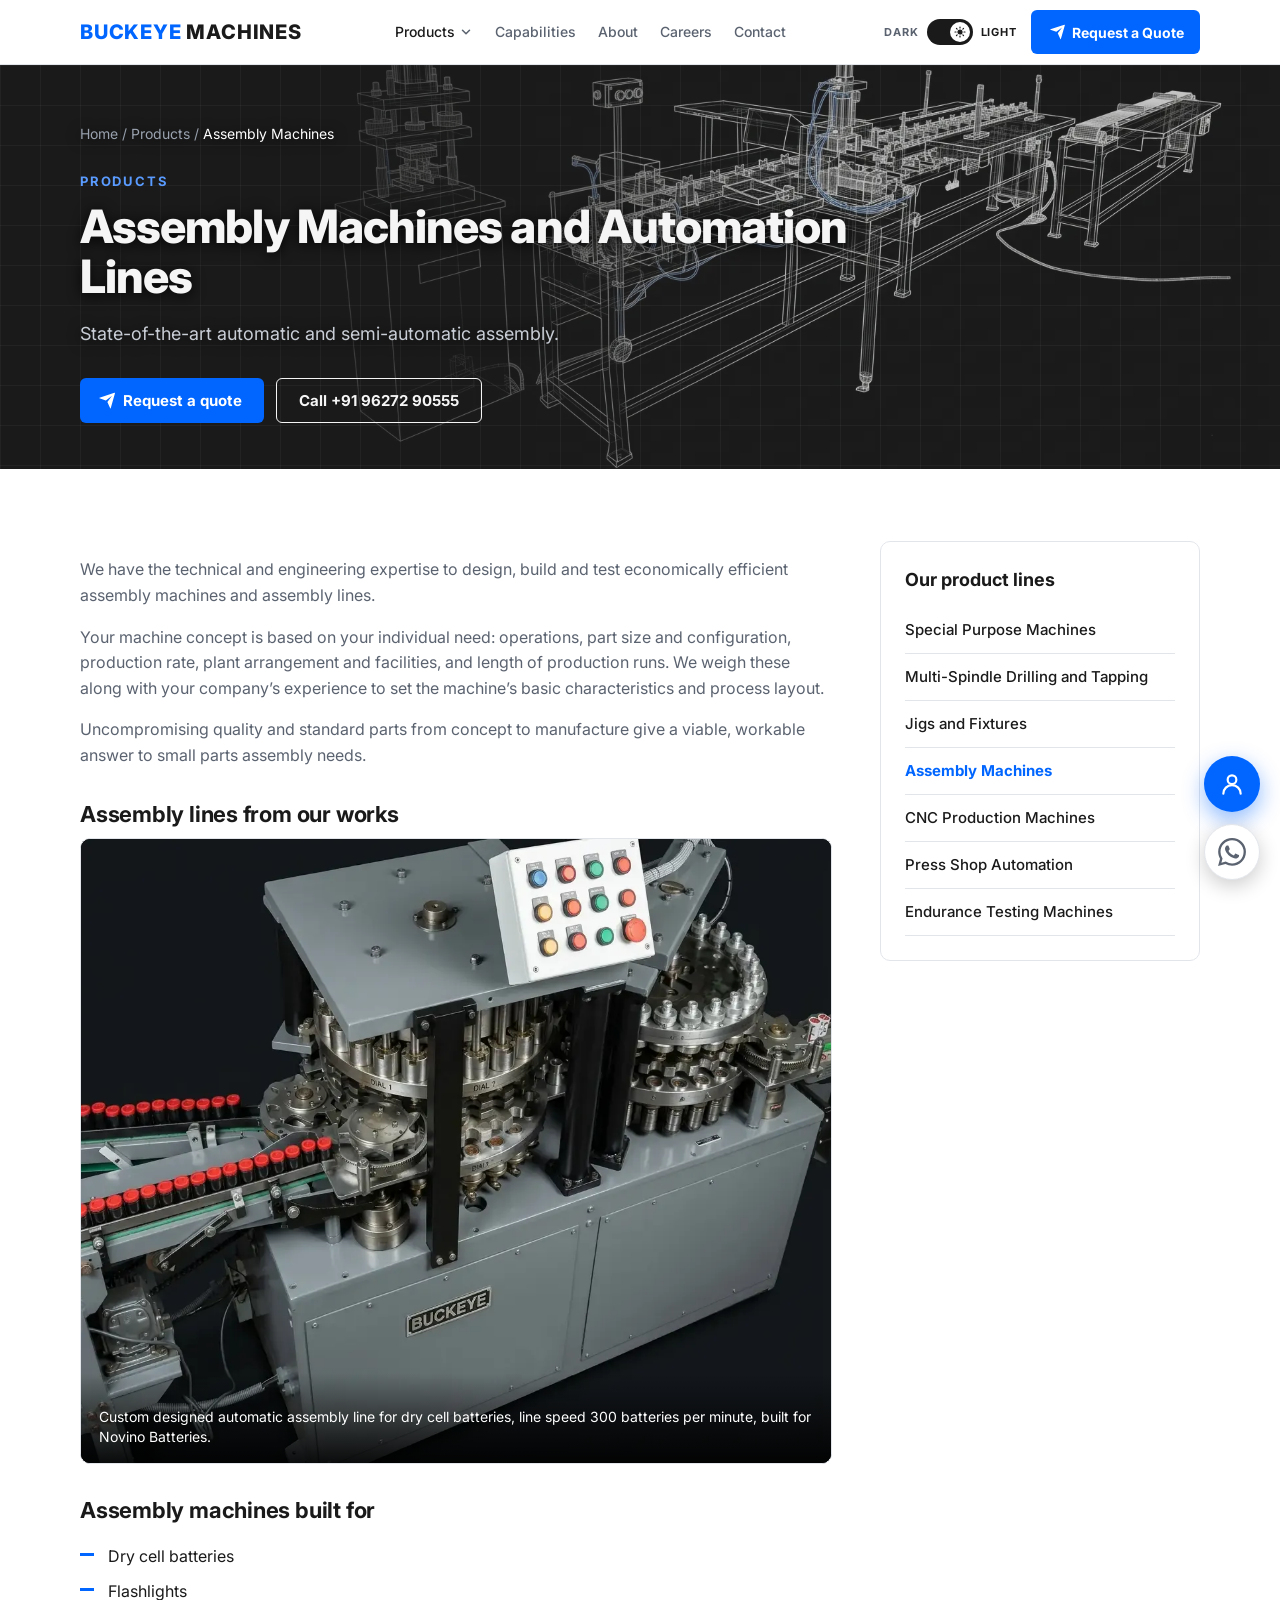
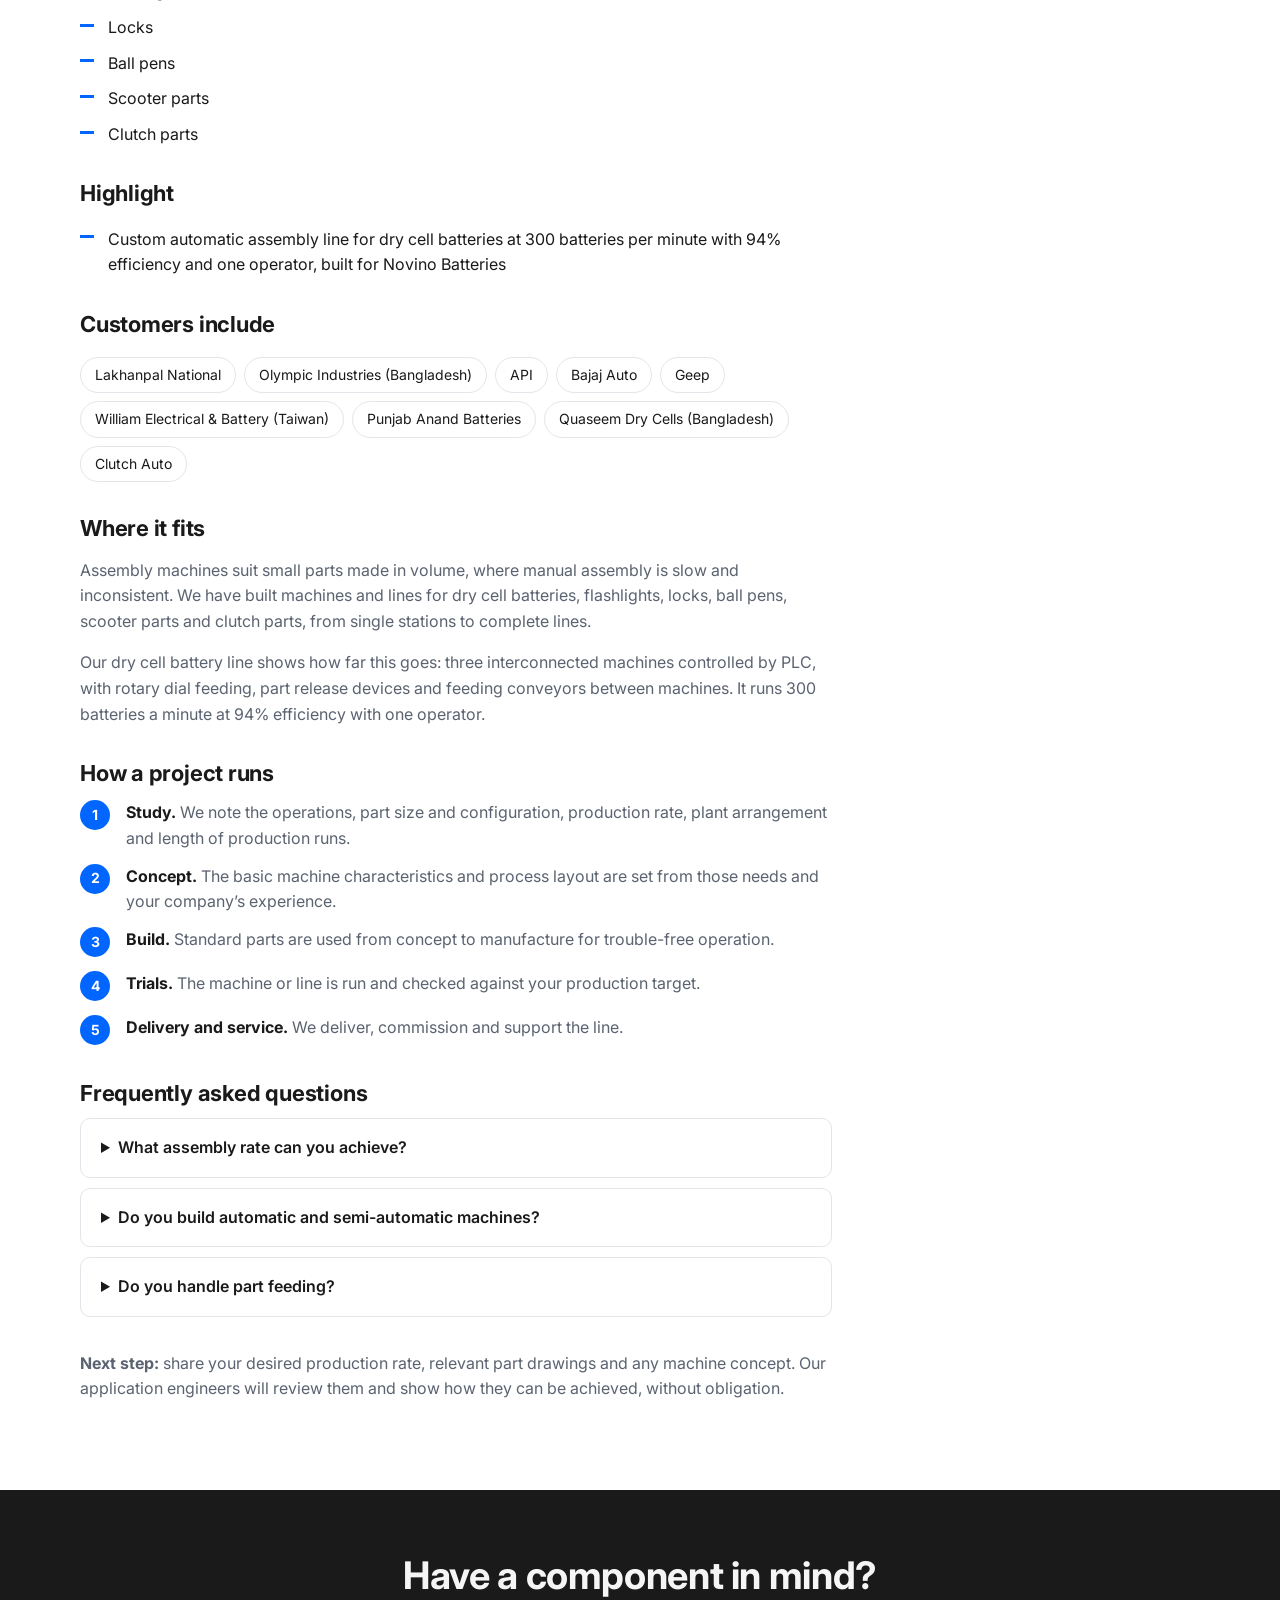
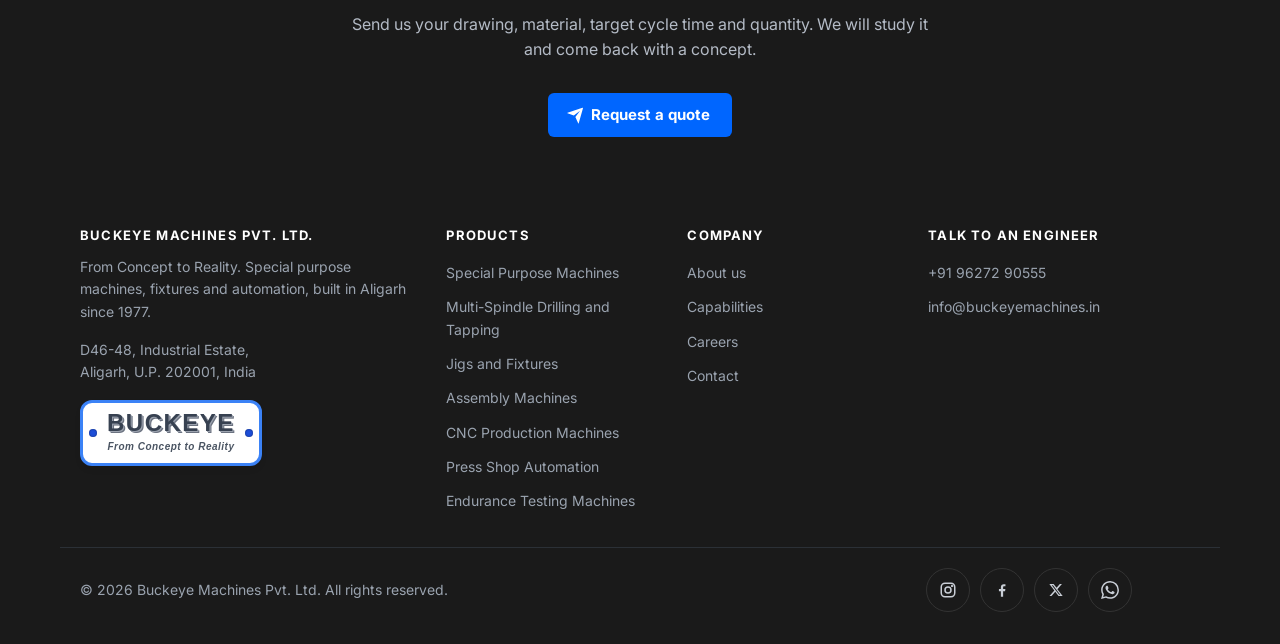
<file: assembly-machines.html>
<!DOCTYPE html>
<html lang="en-IN">
<head>
<meta charset="utf-8">
<meta name="viewport" content="width=device-width, initial-scale=1, viewport-fit=cover">
<title>Assembly Machines &amp; Automation Lines | Buckeye Machines</title>
<meta name="description" content="Automatic and semi-automatic assembly machines and lines for batteries, flashlights, locks and clutch parts, including dry cell lines at 300 per minute.">
<meta name="robots" content="index, follow, max-image-preview:large">
<meta name="theme-color" content="#1a1a1a">
<link rel="canonical" href="https://buckeyemachines.in/assembly-machines.html">
<meta property="og:type" content="website"><meta property="og:site_name" content="Buckeye Machines"><meta property="og:title" content="Assembly Machines &amp; Automation Lines | Buckeye Machines"><meta property="og:description" content="Automatic and semi-automatic assembly machines and lines for batteries, flashlights, locks and clutch parts, including dry cell lines at 300 per minute."><meta property="og:url" content="https://buckeyemachines.in/assembly-machines.html"><meta property="og:locale" content="en_IN">
<meta name="twitter:card" content="summary_large_image"><meta name="twitter:title" content="Assembly Machines &amp; Automation Lines | Buckeye Machines"><meta name="twitter:description" content="Automatic and semi-automatic assembly machines and lines for batteries, flashlights, locks and clutch parts, including dry cell lines at 300 per minute.">
<script>try{var t=localStorage.getItem("bm-theme");if(t)document.documentElement.setAttribute("data-theme",t)}catch(e){}</script>
<link rel="preconnect" href="https://fonts.googleapis.com"><link rel="preconnect" href="https://fonts.gstatic.com" crossorigin>
<link rel="stylesheet" href="https://fonts.googleapis.com/css2?family=Inter:wght@400;500;600;700;800&display=swap">
<link rel="preload" as="image" href="images/assembly-hero.webp">
<link rel="icon" href="favicon.svg" type="image/svg+xml">
<link rel="stylesheet" href="style.css">
<script type="application/ld+json">{"@context":"https://schema.org","@graph":[{"@type":"WebPage","@id":"https://buckeyemachines.in/assembly-machines.html#webpage","url":"https://buckeyemachines.in/assembly-machines.html","name":"Assembly Machines & Automation Lines | Buckeye Machines","inLanguage":"en-IN","isPartOf":{"@type":"WebSite","name":"Buckeye Machines","url":"https://buckeyemachines.in/"},"breadcrumb":{"@id":"https://buckeyemachines.in/assembly-machines.html#crumbs"}},{"@type":"BreadcrumbList","@id":"https://buckeyemachines.in/assembly-machines.html#crumbs","itemListElement":[{"@type":"ListItem","position":1,"name":"Home","item":"https://buckeyemachines.in/"},{"@type":"ListItem","position":2,"name":"Products","item":"https://buckeyemachines.in/index.html#products"},{"@type":"ListItem","position":3,"name":"Assembly Machines","item":"https://buckeyemachines.in/assembly-machines.html"}]},{"@type":"Service","@id":"https://buckeyemachines.in/assembly-machines.html#service","name":"Assembly Machines and Automation Lines","serviceType":"Assembly Machines","description":"Automatic and semi-automatic assembly machines and lines for batteries, flashlights, locks and clutch parts, including dry cell lines at 300 per minute.","url":"https://buckeyemachines.in/assembly-machines.html","areaServed":"IN","provider":{"@type":"Organization","name":"Buckeye Machines Pvt. Ltd.","url":"https://buckeyemachines.in/"}},{"@type":"FAQPage","mainEntity":[{"@type":"Question","name":"What assembly rate can you achieve?","acceptedAnswer":{"@type":"Answer","text":"It depends on the part and the process. Our dry cell battery line runs at 300 batteries per minute with 94% efficiency and one operator. Tell us your target rate and we will say what is achievable."}},{"@type":"Question","name":"Do you build automatic and semi-automatic machines?","acceptedAnswer":{"@type":"Answer","text":"Both. We design, build and test automatic and semi-automatic assembly machines and complete assembly lines."}},{"@type":"Question","name":"Do you handle part feeding?","acceptedAnswer":{"@type":"Answer","text":"Yes. Feeding is designed into the machine, using devices such as rotary dials and feeding conveyors between machines."}}]}]}</script>
</head>
<body>
<a class="skip" href="#top">Skip to main content</a>
<header><div class="w nav"><a class="logo" href="index.html"><span>BUCKEYE</span> MACHINES</a><nav id="nv" aria-label="Main"><div class="dd"><a href="index.html#products" data-dd aria-haspopup="true" aria-current="page">Products</a><button class="ddb" type="button" aria-label="Show product menu" aria-expanded="false"><svg viewBox="0 0 24 24" width="14" height="14" fill="none" stroke="currentColor" stroke-width="2.6" stroke-linecap="round" stroke-linejoin="round" aria-hidden="true"><path d="M6 9l6 6 6-6"/></svg></button><ul class="sub"><li><a href="index.html#products">All products</a></li><li><a href="special-purpose-machine.html">Special Purpose Machines</a></li><li><a href="drilling-machine.html">Multi-Spindle Drilling and Tapping</a></li><li><a href="fixture.html">Jigs and Fixtures</a></li><li><a href="assembly-machines.html" aria-current="page">Assembly Machines</a></li><li><a href="cnc-production-machine.html">CNC Production Machines</a></li><li><a href="press-shop-automation.html">Press Shop Automation</a></li><li><a href="endurance-testing-machines.html">Endurance Testing Machines</a></li></ul></div><a href="capabilities.html">Capabilities</a><a href="about-us.html">About</a><a href="career.html">Careers</a><a href="contact-us.html">Contact</a><a class="btn nvc btn-send" href="contact-us.html#rfq"><span class="sw1"><span class="sw2"><svg viewBox="0 0 24 24" aria-hidden="true"><path fill="currentColor" d="M1.946 9.315c-.522-.174-.527-.455.01-.634l19.087-6.362c.529-.176.832.12.684.638l-5.454 19.086c-.15.529-.455.547-.679.045L12 14l6-8-8 6-8.054-2.685z"/></svg></span></span><span class="bt">Request a Quote</span></a></nav><div class="hr"><button class="mb" id="mb" type="button" aria-label="Open menu" aria-expanded="false" aria-controls="nv"><svg viewBox="0 0 24 24" width="22" height="22" fill="none" stroke="currentColor" stroke-width="2.2" stroke-linecap="round" aria-hidden="true"><path d="M4 7h16M4 12h16M4 17h16"/></svg></button><button class="sw" id="tg" type="button" role="switch" aria-checked="false" aria-label="Toggle dark and light mode"><span class="sl sd">Dark</span><span class="tr"><span class="kn"><svg class="mo" viewBox="0 0 24 24" width="12" height="12" fill="currentColor" aria-hidden="true"><path d="M20 14.5A8.5 8.5 0 0 1 9.5 4a8.5 8.5 0 1 0 10.5 10.5z"/></svg><svg class="su" viewBox="0 0 24 24" width="12" height="12" fill="none" stroke="currentColor" stroke-width="2.4" stroke-linecap="round" aria-hidden="true"><circle cx="12" cy="12" r="4" fill="currentColor"/><path d="M12 2v2M12 20v2M2 12h2M20 12h2M4.9 4.9l1.4 1.4M17.7 17.7l1.4 1.4M4.9 19.1l1.4-1.4M17.7 6.3l1.4-1.4"/></svg></span></span><span class="sl sg">Light</span></button><a class="btn sm btn-send" href="contact-us.html#rfq"><span class="sw1"><span class="sw2"><svg viewBox="0 0 24 24" aria-hidden="true"><path fill="currentColor" d="M1.946 9.315c-.522-.174-.527-.455.01-.634l19.087-6.362c.529-.176.832.12.684.638l-5.454 19.086c-.15.529-.455.547-.679.045L12 14l6-8-8 6-8.054-2.685z"/></svg></span></span><span class="bt">Request a Quote</span></a></div></div></header>
<main id="top">
<section class="ph hbg hbg-asm"><div class="w"><div class="bc" role="navigation" aria-label="Breadcrumb"><a href="index.html">Home</a> / <a href="index.html#products">Products</a> / <span>Assembly Machines</span></div><div class="eyebrow">Products</div><h1>Assembly Machines and Automation Lines</h1><p class="lead">State-of-the-art automatic and semi-automatic assembly.</p><div class="cta"><a class="btn btn-send" href="contact-us.html?m=Assembly%20Machine#rfq"><span class="sw1"><span class="sw2"><svg viewBox="0 0 24 24" aria-hidden="true"><path fill="currentColor" d="M1.946 9.315c-.522-.174-.527-.455.01-.634l19.087-6.362c.529-.176.832.12.684.638l-5.454 19.086c-.15.529-.455.547-.679.045L12 14l6-8-8 6-8.054-2.685z"/></svg></span></span><span class="bt">Request a quote</span></a><a class="btn o" href="tel:+919627290555">Call +91 96272 90555</a></div></div></section><section><div class="w pg"><article><p>We have the technical and engineering expertise to design, build and test economically efficient assembly machines and assembly lines.</p><p>Your machine concept is based on your individual need: operations, part size and configuration, production rate, plant arrangement and facilities, and length of production runs. We weigh these along with your company’s experience to set the machine’s basic characteristics and process layout.</p><p>Uncompromising quality and standard parts from concept to manufacture give a viable, workable answer to small parts assembly needs.</p><h2>Assembly lines from our works</h2><div class="gx" role="group" aria-label="Photo gallery of machines built by Buckeye"><figure tabindex="0"><img src="images/dry-cell-battery-assembly-line.webp" alt="Grey automatic assembly line for dry cell batteries with rotary dials and a conveyor carrying red-capped cells, built for Novino Batteries" width="1133" height="944" loading="lazy" decoding="async"><figcaption>Custom designed automatic assembly line for dry cell batteries, line speed 300 batteries per minute, built for Novino Batteries.</figcaption></figure></div><h2>Assembly machines built for</h2><ul class="ck"><li>Dry cell batteries</li><li>Flashlights</li><li>Locks</li><li>Ball pens</li><li>Scooter parts</li><li>Clutch parts</li></ul><h2>Highlight</h2><ul class="ck"><li>Custom automatic assembly line for dry cell batteries at 300 batteries per minute with 94% efficiency and one operator, built for Novino Batteries</li></ul><h2>Customers include</h2><div class="tags"><span>Lakhanpal National</span><span>Olympic Industries (Bangladesh)</span><span>API</span><span>Bajaj Auto</span><span>Geep</span><span>William Electrical &amp; Battery (Taiwan)</span><span>Punjab Anand Batteries</span><span>Quaseem Dry Cells (Bangladesh)</span><span>Clutch Auto</span></div><h2>Where it fits</h2><p>Assembly machines suit small parts made in volume, where manual assembly is slow and inconsistent. We have built machines and lines for dry cell batteries, flashlights, locks, ball pens, scooter parts and clutch parts, from single stations to complete lines.</p><p>Our dry cell battery line shows how far this goes: three interconnected machines controlled by PLC, with rotary dial feeding, part release devices and feeding conveyors between machines. It runs 300 batteries a minute at 94% efficiency with one operator.</p><h2>How a project runs</h2><ol class="st"><li><b>Study.</b> We note the operations, part size and configuration, production rate, plant arrangement and length of production runs.</li><li><b>Concept.</b> The basic machine characteristics and process layout are set from those needs and your company’s experience.</li><li><b>Build.</b> Standard parts are used from concept to manufacture for trouble-free operation.</li><li><b>Trials.</b> The machine or line is run and checked against your production target.</li><li><b>Delivery and service.</b> We deliver, commission and support the line.</li></ol><h2>Frequently asked questions</h2><div class="fq"><details><summary>What assembly rate can you achieve?</summary><p>It depends on the part and the process. Our dry cell battery line runs at 300 batteries per minute with 94% efficiency and one operator. Tell us your target rate and we will say what is achievable.</p></details><details><summary>Do you build automatic and semi-automatic machines?</summary><p>Both. We design, build and test automatic and semi-automatic assembly machines and complete assembly lines.</p></details><details><summary>Do you handle part feeding?</summary><p>Yes. Feeding is designed into the machine, using devices such as rotary dials and feeding conveyors between machines.</p></details></div><p style="margin-top:34px"><b>Next step:</b> share your desired production rate, relevant part drawings and any machine concept. Our application engineers will review them and show how they can be achieved, without obligation.</p></article><aside><div class="card"><h3>Our product lines</h3><ul class="pl"><li><a href="special-purpose-machine.html">Special Purpose Machines</a></li><li><a href="drilling-machine.html">Multi-Spindle Drilling and Tapping</a></li><li><a href="fixture.html">Jigs and Fixtures</a></li><li><a href="assembly-machines.html" aria-current="page">Assembly Machines</a></li><li><a href="cnc-production-machine.html">CNC Production Machines</a></li><li><a href="press-shop-automation.html">Press Shop Automation</a></li><li><a href="endurance-testing-machines.html">Endurance Testing Machines</a></li></ul></div></aside></div></section><section class="band"><div class="w"><h2>Have a component in mind?</h2><p>Send us your drawing, material, target cycle time and quantity. We will study it and come back with a concept.</p><div class="cta"><a class="btn btn-send" href="contact-us.html#rfq"><span class="sw1"><span class="sw2"><svg viewBox="0 0 24 24" aria-hidden="true"><path fill="currentColor" d="M1.946 9.315c-.522-.174-.527-.455.01-.634l19.087-6.362c.529-.176.832.12.684.638l-5.454 19.086c-.15.529-.455.547-.679.045L12 14l6-8-8 6-8.054-2.685z"/></svg></span></span><span class="bt">Request a quote</span></a></div></div></section>
</main>
<footer><div class="w fg"><div><h3>Buckeye Machines Pvt. Ltd.</h3><p>From Concept to Reality. Special purpose machines, fixtures and automation, built in Aligarh since 1977.</p><p><a href="https://maps.app.goo.gl/Gg2htDbvVSRS2Ftr7" target="_blank" rel="noopener">D46-48, Industrial Estate,<br>Aligarh, U.P. 202001, India</a></p><p><a href="#" class="logo-badge"><span class="logo-text">BUCKEYE</span><span class="logo-tagline">From Concept to Reality</span></a></p></div><div><h3>Products</h3><ul><li><a href="special-purpose-machine.html">Special Purpose Machines</a></li><li><a href="drilling-machine.html">Multi-Spindle Drilling and Tapping</a></li><li><a href="fixture.html">Jigs and Fixtures</a></li><li><a href="assembly-machines.html">Assembly Machines</a></li><li><a href="cnc-production-machine.html">CNC Production Machines</a></li><li><a href="press-shop-automation.html">Press Shop Automation</a></li><li><a href="endurance-testing-machines.html">Endurance Testing Machines</a></li></ul></div><div><h3>Company</h3><ul><li><a href="about-us.html">About us</a></li><li><a href="capabilities.html">Capabilities</a></li><li><a href="career.html">Careers</a></li><li><a href="contact-us.html">Contact</a></li></ul></div><div><h3>Talk to an engineer</h3><p><a href="tel:+919627290555">+91 96272 90555</a><br><a href="mailto:info@buckeyemachines.in">info@buckeyemachines.in</a></p></div></div><div class="w fb"><span>© <span class="yr">2026</span> Buckeye Machines Pvt. Ltd. All rights reserved.</span><span class="so"><a href="https://www.instagram.com/buckeyemachines57/" target="_blank" rel="noopener" aria-label="Instagram"><svg viewBox="0 0 24 24" width="18" height="18" fill="none" stroke="currentColor" stroke-width="2" stroke-linecap="round" stroke-linejoin="round" aria-hidden="true"><rect x="3" y="3" width="18" height="18" rx="5"/><circle cx="12" cy="12" r="4"/><circle cx="17.5" cy="6.5" r=".6" fill="currentColor"/></svg></a><a href="https://www.facebook.com/profile.php?id=100081990784406" target="_blank" rel="noopener" aria-label="Facebook"><svg viewBox="0 0 24 24" width="18" height="18" fill="currentColor" aria-hidden="true"><path d="M13.5 21v-7.5h2.6l.4-3h-3V8.6c0-.9.3-1.5 1.5-1.5h1.6V4.4c-.3 0-1.2-.1-2.3-.1-2.3 0-3.8 1.4-3.8 3.9v2.3H7.9v3h2.6V21h3z"/></svg></a><a href="https://twitter.com/BuckeyeMachines" target="_blank" rel="noopener" aria-label="X"><svg viewBox="0 0 24 24" width="16" height="16" fill="currentColor" aria-hidden="true"><path d="M17.8 3h3.1l-6.8 7.7L22 21h-6.2l-4.9-6.4L5.3 21H2.2l7.3-8.3L2 3h6.4l4.4 5.8L17.8 3zm-1.1 16.2h1.7L7.4 4.7H5.6l11.1 14.5z"/></svg></a><a href="https://wa.me/919627290555?text=Hello%20Buckeye%20Machines%2C%20I%20would%20like%20to%20discuss%20a%20machine%20requirement." target="_blank" rel="noopener" aria-label="WhatsApp"><svg viewBox="0 0 24 24" width="18" height="18" fill="currentColor" aria-hidden="true"><path d="M17.472 14.382c-.297-.149-1.758-.867-2.03-.967-.273-.099-.471-.148-.67.15-.197.297-.767.966-.94 1.164-.173.199-.347.223-.644.075-.297-.15-1.255-.463-2.39-1.475-.883-.788-1.48-1.761-1.653-2.059-.173-.297-.018-.458.13-.606.134-.133.298-.347.446-.52.149-.174.198-.298.298-.497.099-.198.05-.371-.025-.52-.075-.149-.669-1.612-.916-2.207-.242-.579-.487-.5-.669-.51-.173-.008-.371-.01-.57-.01-.198 0-.52.074-.792.372-.272.297-1.04 1.016-1.04 2.479 0 1.462 1.065 2.875 1.213 3.074.149.198 2.096 3.2 5.077 4.487.709.306 1.262.489 1.694.625.712.227 1.36.195 1.871.118.571-.085 1.758-.719 2.006-1.413.248-.694.248-1.289.173-1.413-.074-.124-.272-.198-.57-.347m-5.421 7.403h-.004a9.87 9.87 0 01-5.031-1.378l-.361-.214-3.741.982.998-3.648-.235-.374a9.86 9.86 0 01-1.51-5.26c.001-5.45 4.436-9.884 9.888-9.884 2.64 0 5.122 1.03 6.988 2.898a9.825 9.825 0 012.893 6.994c-.003 5.45-4.437 9.884-9.885 9.884m8.413-18.297A11.815 11.815 0 0012.05 0C5.495 0 .16 5.335.157 11.892c0 2.096.547 4.142 1.588 5.945L.057 24l6.305-1.654a11.882 11.882 0 005.683 1.448h.005c6.554 0 11.89-5.335 11.893-11.893a11.821 11.821 0 00-3.48-8.413z"/></svg></a></span></div></footer>
<div class="cpw"><button class="cb" id="cb" type="button" aria-label="Contact information" aria-expanded="false" aria-controls="cp"><svg viewBox="0 0 24 24" width="26" height="26" fill="none" stroke="currentColor" stroke-width="2" stroke-linecap="round" stroke-linejoin="round" aria-hidden="true"><circle cx="12" cy="8" r="4"/><path d="M4 21a8 8 0 0116 0"/></svg></button><span class="cbl">Contact us</span></div><section class="cp" id="cp" role="dialog" aria-label="Contact information" aria-hidden="true"><div class="cph"><b>Contact Buckeye</b><button class="cpx" id="cpx" type="button" aria-label="Close contact information">✕</button></div><ul class="cpl"><li><span class="ci"><svg viewBox="0 0 24 24" width="17" height="17" fill="none" stroke="currentColor" stroke-width="2" stroke-linecap="round" stroke-linejoin="round" aria-hidden="true"><path d="M22 16.9v3a2 2 0 01-2.2 2 19.8 19.8 0 01-8.6-3.1 19.5 19.5 0 01-6-6A19.8 19.8 0 012.1 4.2 2 2 0 014.1 2h3a2 2 0 012 1.7c.1 1 .4 1.9.7 2.8a2 2 0 01-.5 2.1L8.1 9.9a16 16 0 006 6l1.3-1.3a2 2 0 012.1-.4c.9.3 1.8.6 2.8.7a2 2 0 011.7 2z"/></svg></span><span><a href="tel:+919627290555">+91 96272 90555</a><br><a href="tel:+917830655599">+91 78306 55599</a></span></li><li><span class="ci"><svg viewBox="0 0 24 24" width="17" height="17" fill="none" stroke="currentColor" stroke-width="2" stroke-linecap="round" stroke-linejoin="round" aria-hidden="true"><rect x="3" y="5" width="18" height="14" rx="2"/><path d="M3 7l9 6 9-6"/></svg></span><span><a href="mailto:info@buckeyemachines.in">info@buckeyemachines.in</a><br><a href="mailto:buckeye.aligarh@gmail.com">buckeye.aligarh@gmail.com</a></span></li><li><span class="ci"><svg viewBox="0 0 24 24" width="17" height="17" fill="none" stroke="currentColor" stroke-width="2" stroke-linecap="round" stroke-linejoin="round" aria-hidden="true"><path d="M12 21s-7-6.2-7-11a7 7 0 0114 0c0 4.8-7 11-7 11z"/><circle cx="12" cy="10" r="2.5"/></svg></span><span><a href="https://maps.app.goo.gl/Gg2htDbvVSRS2Ftr7" target="_blank" rel="noopener">D46-48, Industrial Estate, Aligarh 202001, U.P.</a></span></li></ul><div class="cps"><a href="https://wa.me/919627290555?text=Hello%20Buckeye%20Machines%2C%20I%20would%20like%20to%20discuss%20a%20machine%20requirement." target="_blank" rel="noopener"><svg viewBox="0 0 24 24" width="17" height="17" fill="currentColor" aria-hidden="true"><path d="M17.472 14.382c-.297-.149-1.758-.867-2.03-.967-.273-.099-.471-.148-.67.15-.197.297-.767.966-.94 1.164-.173.199-.347.223-.644.075-.297-.15-1.255-.463-2.39-1.475-.883-.788-1.48-1.761-1.653-2.059-.173-.297-.018-.458.13-.606.134-.133.298-.347.446-.52.149-.174.198-.298.298-.497.099-.198.05-.371-.025-.52-.075-.149-.669-1.612-.916-2.207-.242-.579-.487-.5-.669-.51-.173-.008-.371-.01-.57-.01-.198 0-.52.074-.792.372-.272.297-1.04 1.016-1.04 2.479 0 1.462 1.065 2.875 1.213 3.074.149.198 2.096 3.2 5.077 4.487.709.306 1.262.489 1.694.625.712.227 1.36.195 1.871.118.571-.085 1.758-.719 2.006-1.413.248-.694.248-1.289.173-1.413-.074-.124-.272-.198-.57-.347m-5.421 7.403h-.004a9.87 9.87 0 01-5.031-1.378l-.361-.214-3.741.982.998-3.648-.235-.374a9.86 9.86 0 01-1.51-5.26c.001-5.45 4.436-9.884 9.888-9.884 2.64 0 5.122 1.03 6.988 2.898a9.825 9.825 0 012.893 6.994c-.003 5.45-4.437 9.884-9.885 9.884m8.413-18.297A11.815 11.815 0 0012.05 0C5.495 0 .16 5.335.157 11.892c0 2.096.547 4.142 1.588 5.945L.057 24l6.305-1.654a11.882 11.882 0 005.683 1.448h.005c6.554 0 11.89-5.335 11.893-11.893a11.821 11.821 0 00-3.48-8.413z"/></svg><span>WhatsApp</span></a><a href="https://www.instagram.com/buckeyemachines57/" target="_blank" rel="noopener"><svg viewBox="0 0 24 24" width="17" height="17" fill="none" stroke="currentColor" stroke-width="2" stroke-linecap="round" stroke-linejoin="round" aria-hidden="true"><rect x="3" y="3" width="18" height="18" rx="5"/><circle cx="12" cy="12" r="4"/><circle cx="17.5" cy="6.5" r=".6" fill="currentColor"/></svg><span>@buckeyemachines57</span></a><a href="https://twitter.com/BuckeyeMachines" target="_blank" rel="noopener"><svg viewBox="0 0 24 24" width="15" height="15" fill="currentColor" aria-hidden="true"><path d="M17.8 3h3.1l-6.8 7.7L22 21h-6.2l-4.9-6.4L5.3 21H2.2l7.3-8.3L2 3h6.4l4.4 5.8L17.8 3zm-1.1 16.2h1.7L7.4 4.7H5.6l11.1 14.5z"/></svg><span>@BuckeyeMachines</span></a><a href="https://www.facebook.com/profile.php?id=100081990784406" target="_blank" rel="noopener"><svg viewBox="0 0 24 24" width="17" height="17" fill="currentColor" aria-hidden="true"><path d="M13.5 21v-7.5h2.6l.4-3h-3V8.6c0-.9.3-1.5 1.5-1.5h1.6V4.4c-.3 0-1.2-.1-2.3-.1-2.3 0-3.8 1.4-3.8 3.9v2.3H7.9v3h2.6V21h3z"/></svg><span>Buckeye Machines</span></a></div><a class="cpa" href="contact-us.html#rfq">Request a quote →</a></section>
<div class="wa"><a class="wb" href="https://wa.me/919627290555?text=Hello%20Buckeye%20Machines%2C%20I%20would%20like%20to%20discuss%20a%20machine%20requirement." target="_blank" rel="noopener" aria-label="Chat with Buckeye Machines on WhatsApp"><svg viewBox="0 0 24 24" width="28" height="28" fill="currentColor" aria-hidden="true"><path d="M17.472 14.382c-.297-.149-1.758-.867-2.03-.967-.273-.099-.471-.148-.67.15-.197.297-.767.966-.94 1.164-.173.199-.347.223-.644.075-.297-.15-1.255-.463-2.39-1.475-.883-.788-1.48-1.761-1.653-2.059-.173-.297-.018-.458.13-.606.134-.133.298-.347.446-.52.149-.174.198-.298.298-.497.099-.198.05-.371-.025-.52-.075-.149-.669-1.612-.916-2.207-.242-.579-.487-.5-.669-.51-.173-.008-.371-.01-.57-.01-.198 0-.52.074-.792.372-.272.297-1.04 1.016-1.04 2.479 0 1.462 1.065 2.875 1.213 3.074.149.198 2.096 3.2 5.077 4.487.709.306 1.262.489 1.694.625.712.227 1.36.195 1.871.118.571-.085 1.758-.719 2.006-1.413.248-.694.248-1.289.173-1.413-.074-.124-.272-.198-.57-.347m-5.421 7.403h-.004a9.87 9.87 0 01-5.031-1.378l-.361-.214-3.741.982.998-3.648-.235-.374a9.86 9.86 0 01-1.51-5.26c.001-5.45 4.436-9.884 9.888-9.884 2.64 0 5.122 1.03 6.988 2.898a9.825 9.825 0 012.893 6.994c-.003 5.45-4.437 9.884-9.885 9.884m8.413-18.297A11.815 11.815 0 0012.05 0C5.495 0 .16 5.335.157 11.892c0 2.096.547 4.142 1.588 5.945L.057 24l6.305-1.654a11.882 11.882 0 005.683 1.448h.005c6.554 0 11.89-5.335 11.893-11.893a11.821 11.821 0 00-3.48-8.413z"/></svg></a><span class="wl">Chat on WhatsApp</span></div>
<script src="site.js" defer></script>
<script src="lightbox.js" defer></script>
</body>
</html>
</file>
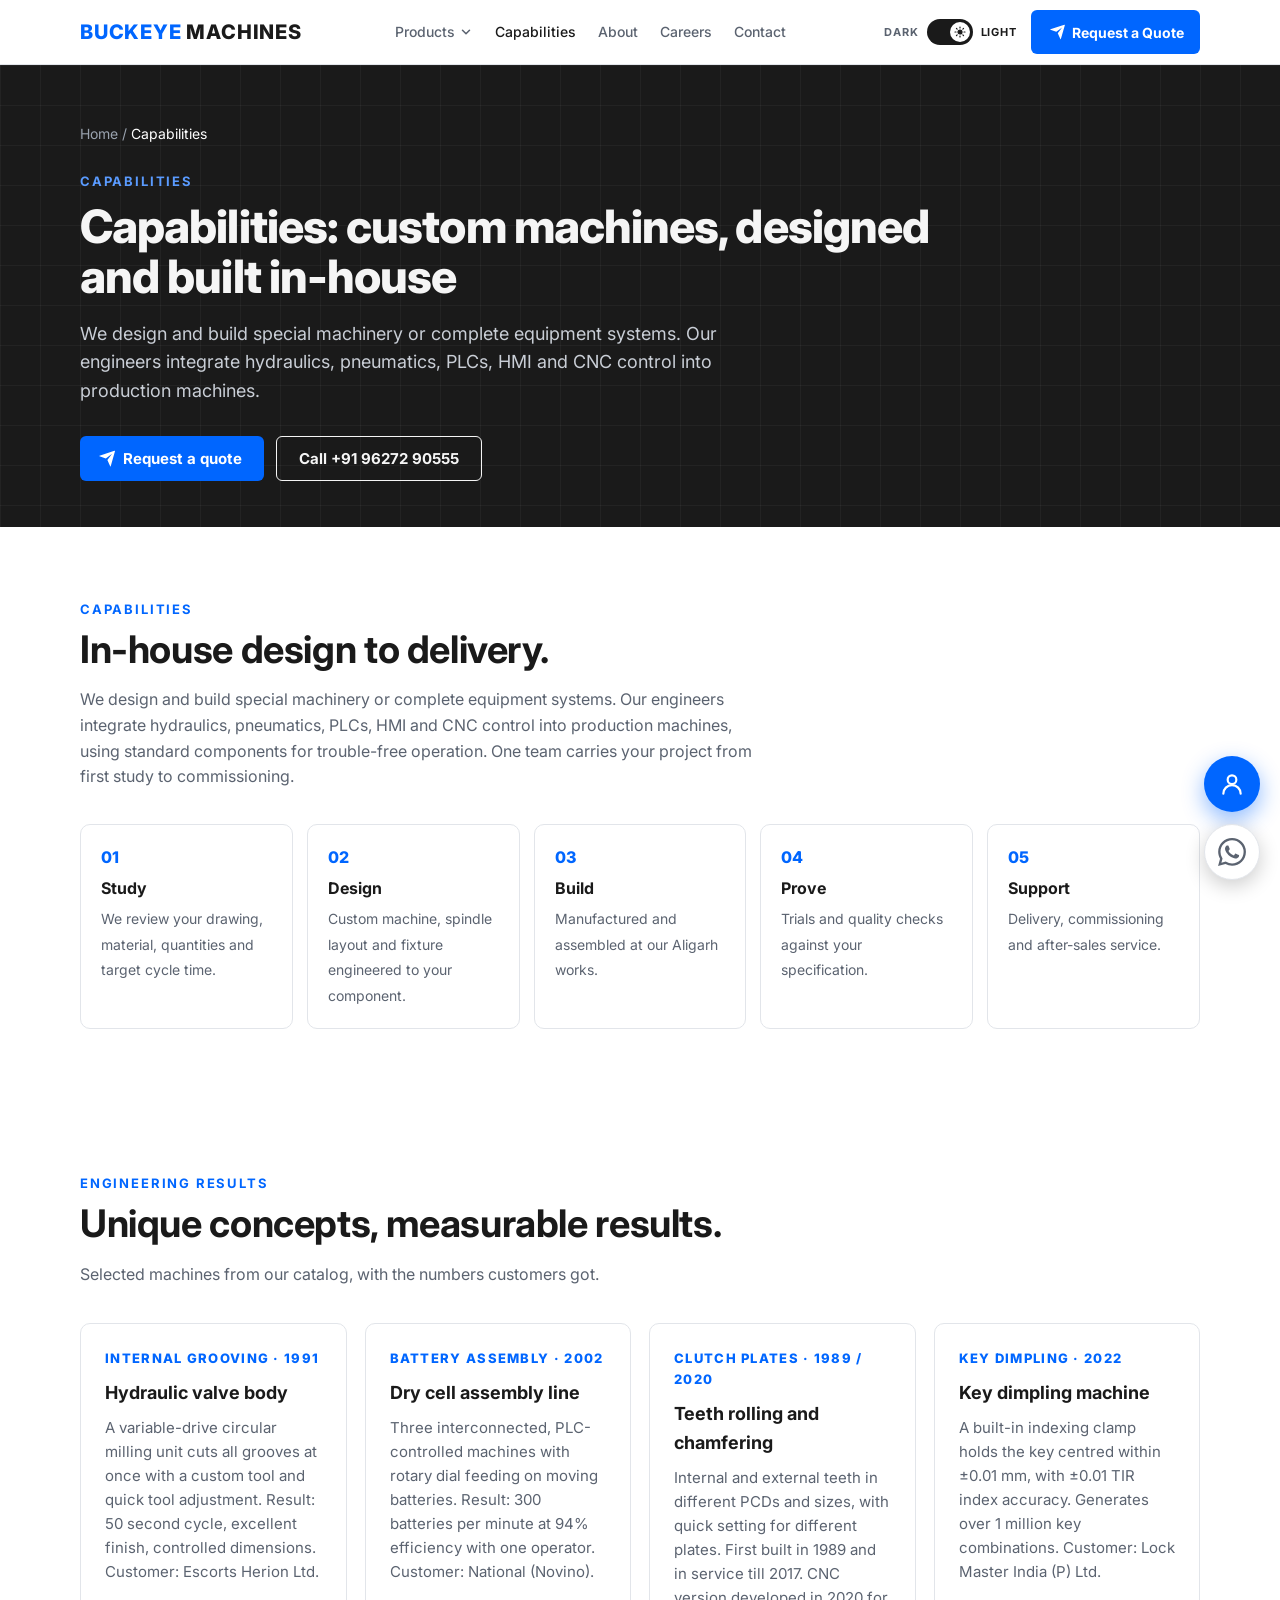
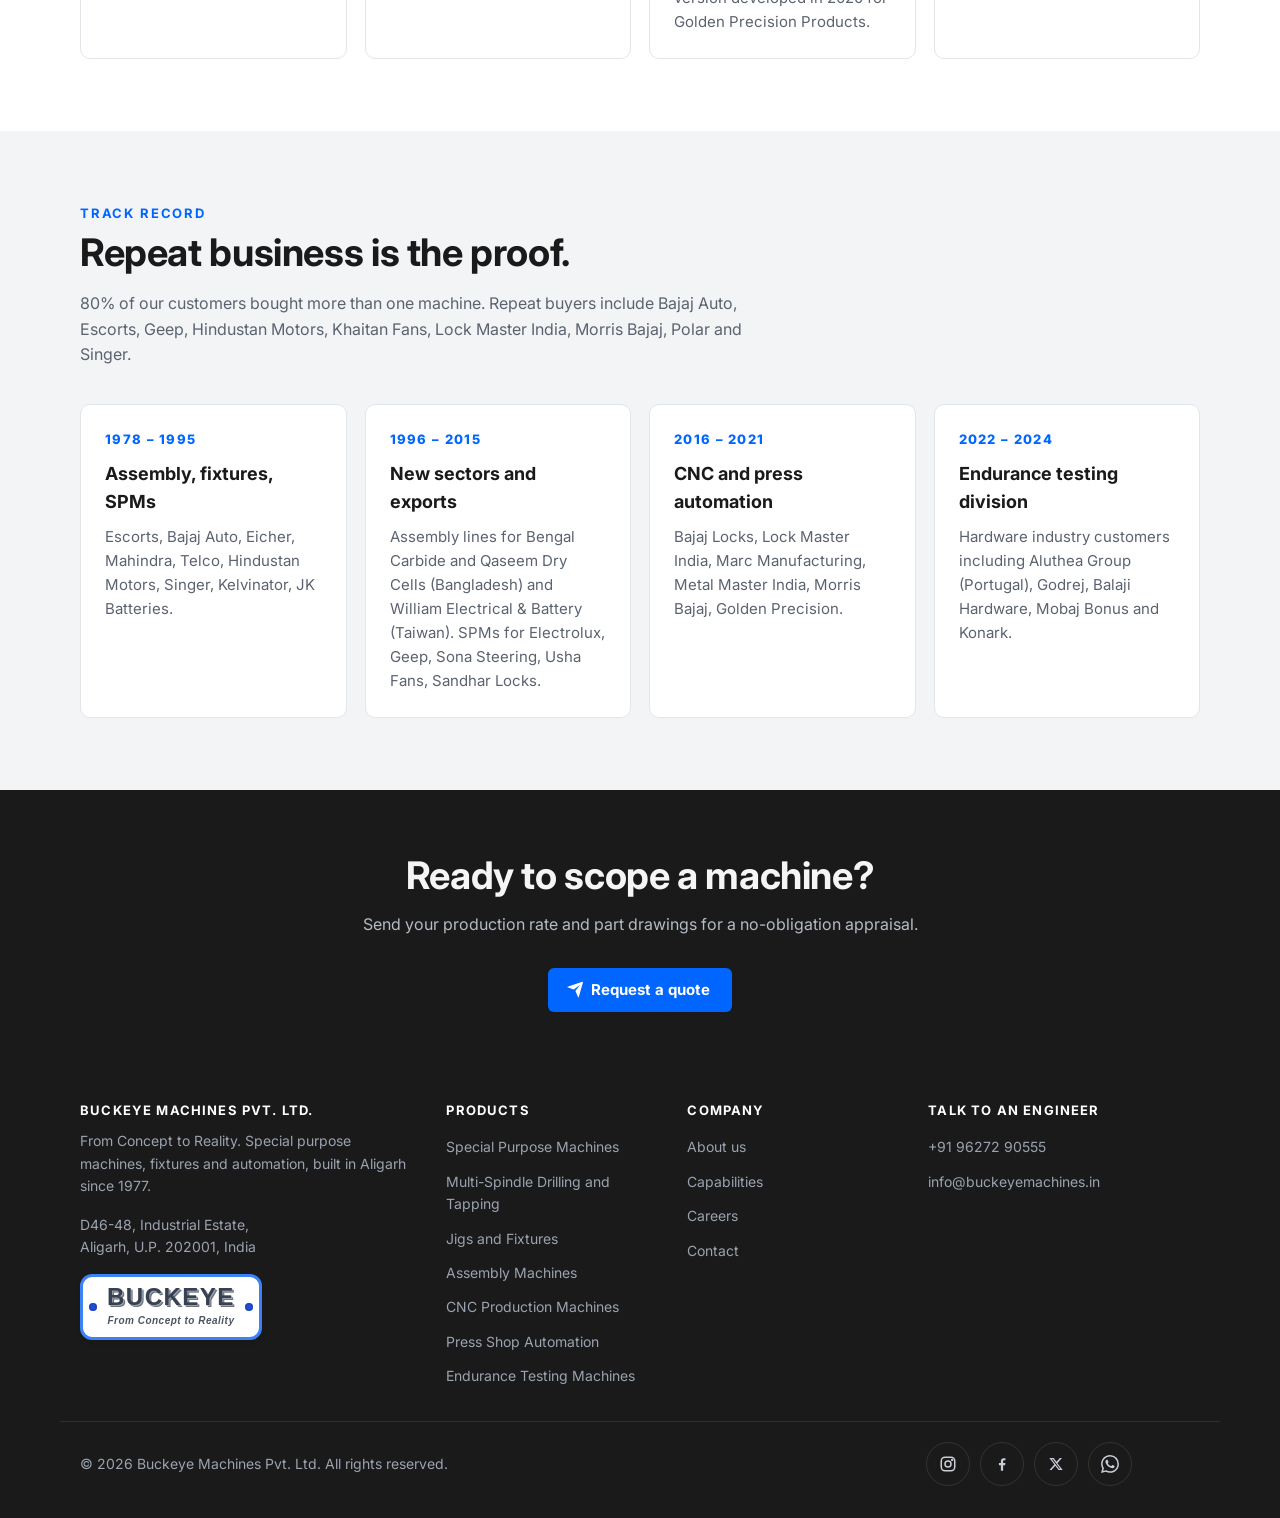
<file: capabilities.html>
<!DOCTYPE html>
<html lang="en-IN">
<head>
<meta charset="utf-8">
<meta name="viewport" content="width=device-width, initial-scale=1, viewport-fit=cover">
<title>Capabilities | Custom Machine Design and Build | Buckeye</title>
<meta name="description" content="From study and design to build, trials and service: how Buckeye integrates hydraulics, pneumatics, PLC, HMI and CNC into custom production machines.">
<meta name="robots" content="index, follow, max-image-preview:large">
<meta name="theme-color" content="#1a1a1a">
<link rel="canonical" href="https://buckeyemachines.in/capabilities.html">
<meta property="og:type" content="website"><meta property="og:site_name" content="Buckeye Machines"><meta property="og:title" content="Capabilities | Custom Machine Design and Build | Buckeye"><meta property="og:description" content="From study and design to build, trials and service: how Buckeye integrates hydraulics, pneumatics, PLC, HMI and CNC into custom production machines."><meta property="og:url" content="https://buckeyemachines.in/capabilities.html"><meta property="og:locale" content="en_IN">
<meta name="twitter:card" content="summary_large_image"><meta name="twitter:title" content="Capabilities | Custom Machine Design and Build | Buckeye"><meta name="twitter:description" content="From study and design to build, trials and service: how Buckeye integrates hydraulics, pneumatics, PLC, HMI and CNC into custom production machines.">
<script>try{var t=localStorage.getItem("bm-theme");if(t)document.documentElement.setAttribute("data-theme",t)}catch(e){}</script>
<link rel="preconnect" href="https://fonts.googleapis.com"><link rel="preconnect" href="https://fonts.gstatic.com" crossorigin>
<link rel="stylesheet" href="https://fonts.googleapis.com/css2?family=Inter:wght@400;500;600;700;800&display=swap">
<link rel="icon" href="favicon.svg" type="image/svg+xml">
<link rel="stylesheet" href="style.css">
<script type="application/ld+json">{"@context":"https://schema.org","@graph":[{"@type":"WebPage","@id":"https://buckeyemachines.in/capabilities.html#webpage","url":"https://buckeyemachines.in/capabilities.html","name":"Capabilities | Custom Machine Design and Build | Buckeye","inLanguage":"en-IN","isPartOf":{"@type":"WebSite","name":"Buckeye Machines","url":"https://buckeyemachines.in/"},"breadcrumb":{"@id":"https://buckeyemachines.in/capabilities.html#crumbs"}},{"@type":"BreadcrumbList","@id":"https://buckeyemachines.in/capabilities.html#crumbs","itemListElement":[{"@type":"ListItem","position":1,"name":"Home","item":"https://buckeyemachines.in/"},{"@type":"ListItem","position":2,"name":"Capabilities","item":"https://buckeyemachines.in/capabilities.html"}]}]}</script>
</head>
<body>
<a class="skip" href="#top">Skip to main content</a>
<header><div class="w nav"><a class="logo" href="index.html"><span>BUCKEYE</span> MACHINES</a><nav id="nv" aria-label="Main"><div class="dd"><a href="index.html#products" data-dd aria-haspopup="true">Products</a><button class="ddb" type="button" aria-label="Show product menu" aria-expanded="false"><svg viewBox="0 0 24 24" width="14" height="14" fill="none" stroke="currentColor" stroke-width="2.6" stroke-linecap="round" stroke-linejoin="round" aria-hidden="true"><path d="M6 9l6 6 6-6"/></svg></button><ul class="sub"><li><a href="index.html#products">All products</a></li><li><a href="special-purpose-machine.html">Special Purpose Machines</a></li><li><a href="drilling-machine.html">Multi-Spindle Drilling and Tapping</a></li><li><a href="fixture.html">Jigs and Fixtures</a></li><li><a href="assembly-machines.html">Assembly Machines</a></li><li><a href="cnc-production-machine.html">CNC Production Machines</a></li><li><a href="press-shop-automation.html">Press Shop Automation</a></li><li><a href="endurance-testing-machines.html">Endurance Testing Machines</a></li></ul></div><a href="capabilities.html" aria-current="page">Capabilities</a><a href="about-us.html">About</a><a href="career.html">Careers</a><a href="contact-us.html">Contact</a><a class="btn nvc btn-send" href="contact-us.html#rfq"><span class="sw1"><span class="sw2"><svg viewBox="0 0 24 24" aria-hidden="true"><path fill="currentColor" d="M1.946 9.315c-.522-.174-.527-.455.01-.634l19.087-6.362c.529-.176.832.12.684.638l-5.454 19.086c-.15.529-.455.547-.679.045L12 14l6-8-8 6-8.054-2.685z"/></svg></span></span><span class="bt">Request a Quote</span></a></nav><div class="hr"><button class="mb" id="mb" type="button" aria-label="Open menu" aria-expanded="false" aria-controls="nv"><svg viewBox="0 0 24 24" width="22" height="22" fill="none" stroke="currentColor" stroke-width="2.2" stroke-linecap="round" aria-hidden="true"><path d="M4 7h16M4 12h16M4 17h16"/></svg></button><button class="sw" id="tg" type="button" role="switch" aria-checked="false" aria-label="Toggle dark and light mode"><span class="sl sd">Dark</span><span class="tr"><span class="kn"><svg class="mo" viewBox="0 0 24 24" width="12" height="12" fill="currentColor" aria-hidden="true"><path d="M20 14.5A8.5 8.5 0 0 1 9.5 4a8.5 8.5 0 1 0 10.5 10.5z"/></svg><svg class="su" viewBox="0 0 24 24" width="12" height="12" fill="none" stroke="currentColor" stroke-width="2.4" stroke-linecap="round" aria-hidden="true"><circle cx="12" cy="12" r="4" fill="currentColor"/><path d="M12 2v2M12 20v2M2 12h2M20 12h2M4.9 4.9l1.4 1.4M17.7 17.7l1.4 1.4M4.9 19.1l1.4-1.4M17.7 6.3l1.4-1.4"/></svg></span></span><span class="sl sg">Light</span></button><a class="btn sm btn-send" href="contact-us.html#rfq"><span class="sw1"><span class="sw2"><svg viewBox="0 0 24 24" aria-hidden="true"><path fill="currentColor" d="M1.946 9.315c-.522-.174-.527-.455.01-.634l19.087-6.362c.529-.176.832.12.684.638l-5.454 19.086c-.15.529-.455.547-.679.045L12 14l6-8-8 6-8.054-2.685z"/></svg></span></span><span class="bt">Request a Quote</span></a></div></div></header>
<main id="top">
<section class="ph "><div class="w"><div class="bc" role="navigation" aria-label="Breadcrumb"><a href="index.html">Home</a> / <span>Capabilities</span></div><div class="eyebrow">Capabilities</div><h1>Capabilities: custom machines, designed and built in-house</h1><p class="lead">We design and build special machinery or complete equipment systems. Our engineers integrate hydraulics, pneumatics, PLCs, HMI and CNC control into production machines.</p><div class="cta"><a class="btn btn-send" href="contact-us.html#rfq"><span class="sw1"><span class="sw2"><svg viewBox="0 0 24 24" aria-hidden="true"><path fill="currentColor" d="M1.946 9.315c-.522-.174-.527-.455.01-.634l19.087-6.362c.529-.176.832.12.684.638l-5.454 19.086c-.15.529-.455.547-.679.045L12 14l6-8-8 6-8.054-2.685z"/></svg></span></span><span class="bt">Request a quote</span></a><a class="btn o" href="tel:+919627290555">Call +91 96272 90555</a></div></div></section><section id="capabilities"><div class="w">
<div class="eyebrow">Capabilities</div>
<h2>In-house design to delivery.</h2>
<p class="lead">We design and build special machinery or complete equipment systems. Our engineers integrate hydraulics, pneumatics, PLCs, HMI and CNC control into production machines, using standard components for trouble-free operation. One team carries your project from first study to commissioning.</p>
<div class="steps">
<div><b>Study</b><span>We review your drawing, material, quantities and target cycle time.</span></div>
<div><b>Design</b><span>Custom machine, spindle layout and fixture engineered to your component.</span></div>
<div><b>Build</b><span>Manufactured and assembled at our Aligarh works.</span></div>
<div><b>Prove</b><span>Trials and quality checks against your specification.</span></div>
<div><b>Support</b><span>Delivery, commissioning and after-sales service.</span></div>
</div></div></section>

<section id="work"><div class="w"><div class="eyebrow">Engineering results</div><h2>Unique concepts, measurable results.</h2><p class="lead">Selected machines from our catalog, with the numbers customers got.</p><div class="grid">
<div class="card"><i>INTERNAL GROOVING · 1991</i><h3>Hydraulic valve body</h3><p>A variable-drive circular milling unit cuts all grooves at once with a custom tool and quick tool adjustment. Result: 50 second cycle, excellent finish, controlled dimensions. Customer: Escorts Herion Ltd.</p></div>
<div class="card"><i>BATTERY ASSEMBLY · 2002</i><h3>Dry cell assembly line</h3><p>Three interconnected, PLC-controlled machines with rotary dial feeding on moving batteries. Result: 300 batteries per minute at 94% efficiency with one operator. Customer: National (Novino).</p></div>
<div class="card"><i>CLUTCH PLATES · 1989 / 2020</i><h3>Teeth rolling and chamfering</h3><p>Internal and external teeth in different PCDs and sizes, with quick setting for different plates. First built in 1989 and in service till 2017. CNC version developed in 2020 for Golden Precision Products.</p></div>
<div class="card"><i>KEY DIMPLING · 2022</i><h3>Key dimpling machine</h3><p>A built-in indexing clamp holds the key centred within ±0.01 mm, with ±0.01 TIR index accuracy. Generates over 1 million key combinations. Customer: Lock Master India (P) Ltd.</p></div>
</div></div></section>

<section class="alt" id="record"><div class="w"><div class="eyebrow">Track record</div><h2>Repeat business is the proof.</h2><p class="lead">80% of our customers bought more than one machine. Repeat buyers include Bajaj Auto, Escorts, Geep, Hindustan Motors, Khaitan Fans, Lock Master India, Morris Bajaj, Polar and Singer.</p><div class="grid">
<div class="card"><i>1978 – 1995</i><h3>Assembly, fixtures, SPMs</h3><p>Escorts, Bajaj Auto, Eicher, Mahindra, Telco, Hindustan Motors, Singer, Kelvinator, JK Batteries.</p></div>
<div class="card"><i>1996 – 2015</i><h3>New sectors and exports</h3><p>Assembly lines for Bengal Carbide and Qaseem Dry Cells (Bangladesh) and William Electrical &amp; Battery (Taiwan). SPMs for Electrolux, Geep, Sona Steering, Usha Fans, Sandhar Locks.</p></div>
<div class="card"><i>2016 – 2021</i><h3>CNC and press automation</h3><p>Bajaj Locks, Lock Master India, Marc Manufacturing, Metal Master India, Morris Bajaj, Golden Precision.</p></div>
<div class="card"><i>2022 – 2024</i><h3>Endurance testing division</h3><p>Hardware industry customers including Aluthea Group (Portugal), Godrej, Balaji Hardware, Mobaj Bonus and Konark.</p></div>
</div></div></section>

<section class="band"><div class="w"><h2>Ready to scope a machine?</h2><p>Send your production rate and part drawings for a no-obligation appraisal.</p><div class="cta"><a class="btn btn-send" href="contact-us.html#rfq"><span class="sw1"><span class="sw2"><svg viewBox="0 0 24 24" aria-hidden="true"><path fill="currentColor" d="M1.946 9.315c-.522-.174-.527-.455.01-.634l19.087-6.362c.529-.176.832.12.684.638l-5.454 19.086c-.15.529-.455.547-.679.045L12 14l6-8-8 6-8.054-2.685z"/></svg></span></span><span class="bt">Request a quote</span></a></div></div></section>
</main>
<footer><div class="w fg"><div><h3>Buckeye Machines Pvt. Ltd.</h3><p>From Concept to Reality. Special purpose machines, fixtures and automation, built in Aligarh since 1977.</p><p><a href="https://maps.app.goo.gl/Gg2htDbvVSRS2Ftr7" target="_blank" rel="noopener">D46-48, Industrial Estate,<br>Aligarh, U.P. 202001, India</a></p><p><a href="#" class="logo-badge"><span class="logo-text">BUCKEYE</span><span class="logo-tagline">From Concept to Reality</span></a></p></div><div><h3>Products</h3><ul><li><a href="special-purpose-machine.html">Special Purpose Machines</a></li><li><a href="drilling-machine.html">Multi-Spindle Drilling and Tapping</a></li><li><a href="fixture.html">Jigs and Fixtures</a></li><li><a href="assembly-machines.html">Assembly Machines</a></li><li><a href="cnc-production-machine.html">CNC Production Machines</a></li><li><a href="press-shop-automation.html">Press Shop Automation</a></li><li><a href="endurance-testing-machines.html">Endurance Testing Machines</a></li></ul></div><div><h3>Company</h3><ul><li><a href="about-us.html">About us</a></li><li><a href="capabilities.html">Capabilities</a></li><li><a href="career.html">Careers</a></li><li><a href="contact-us.html">Contact</a></li></ul></div><div><h3>Talk to an engineer</h3><p><a href="tel:+919627290555">+91 96272 90555</a><br><a href="mailto:info@buckeyemachines.in">info@buckeyemachines.in</a></p></div></div><div class="w fb"><span>© <span class="yr">2026</span> Buckeye Machines Pvt. Ltd. All rights reserved.</span><span class="so"><a href="https://www.instagram.com/buckeyemachines57/" target="_blank" rel="noopener" aria-label="Instagram"><svg viewBox="0 0 24 24" width="18" height="18" fill="none" stroke="currentColor" stroke-width="2" stroke-linecap="round" stroke-linejoin="round" aria-hidden="true"><rect x="3" y="3" width="18" height="18" rx="5"/><circle cx="12" cy="12" r="4"/><circle cx="17.5" cy="6.5" r=".6" fill="currentColor"/></svg></a><a href="https://www.facebook.com/profile.php?id=100081990784406" target="_blank" rel="noopener" aria-label="Facebook"><svg viewBox="0 0 24 24" width="18" height="18" fill="currentColor" aria-hidden="true"><path d="M13.5 21v-7.5h2.6l.4-3h-3V8.6c0-.9.3-1.5 1.5-1.5h1.6V4.4c-.3 0-1.2-.1-2.3-.1-2.3 0-3.8 1.4-3.8 3.9v2.3H7.9v3h2.6V21h3z"/></svg></a><a href="https://twitter.com/BuckeyeMachines" target="_blank" rel="noopener" aria-label="X"><svg viewBox="0 0 24 24" width="16" height="16" fill="currentColor" aria-hidden="true"><path d="M17.8 3h3.1l-6.8 7.7L22 21h-6.2l-4.9-6.4L5.3 21H2.2l7.3-8.3L2 3h6.4l4.4 5.8L17.8 3zm-1.1 16.2h1.7L7.4 4.7H5.6l11.1 14.5z"/></svg></a><a href="https://wa.me/919627290555?text=Hello%20Buckeye%20Machines%2C%20I%20would%20like%20to%20discuss%20a%20machine%20requirement." target="_blank" rel="noopener" aria-label="WhatsApp"><svg viewBox="0 0 24 24" width="18" height="18" fill="currentColor" aria-hidden="true"><path d="M17.472 14.382c-.297-.149-1.758-.867-2.03-.967-.273-.099-.471-.148-.67.15-.197.297-.767.966-.94 1.164-.173.199-.347.223-.644.075-.297-.15-1.255-.463-2.39-1.475-.883-.788-1.48-1.761-1.653-2.059-.173-.297-.018-.458.13-.606.134-.133.298-.347.446-.52.149-.174.198-.298.298-.497.099-.198.05-.371-.025-.52-.075-.149-.669-1.612-.916-2.207-.242-.579-.487-.5-.669-.51-.173-.008-.371-.01-.57-.01-.198 0-.52.074-.792.372-.272.297-1.04 1.016-1.04 2.479 0 1.462 1.065 2.875 1.213 3.074.149.198 2.096 3.2 5.077 4.487.709.306 1.262.489 1.694.625.712.227 1.36.195 1.871.118.571-.085 1.758-.719 2.006-1.413.248-.694.248-1.289.173-1.413-.074-.124-.272-.198-.57-.347m-5.421 7.403h-.004a9.87 9.87 0 01-5.031-1.378l-.361-.214-3.741.982.998-3.648-.235-.374a9.86 9.86 0 01-1.51-5.26c.001-5.45 4.436-9.884 9.888-9.884 2.64 0 5.122 1.03 6.988 2.898a9.825 9.825 0 012.893 6.994c-.003 5.45-4.437 9.884-9.885 9.884m8.413-18.297A11.815 11.815 0 0012.05 0C5.495 0 .16 5.335.157 11.892c0 2.096.547 4.142 1.588 5.945L.057 24l6.305-1.654a11.882 11.882 0 005.683 1.448h.005c6.554 0 11.89-5.335 11.893-11.893a11.821 11.821 0 00-3.48-8.413z"/></svg></a></span></div></footer>
<div class="cpw"><button class="cb" id="cb" type="button" aria-label="Contact information" aria-expanded="false" aria-controls="cp"><svg viewBox="0 0 24 24" width="26" height="26" fill="none" stroke="currentColor" stroke-width="2" stroke-linecap="round" stroke-linejoin="round" aria-hidden="true"><circle cx="12" cy="8" r="4"/><path d="M4 21a8 8 0 0116 0"/></svg></button><span class="cbl">Contact us</span></div><section class="cp" id="cp" role="dialog" aria-label="Contact information" aria-hidden="true"><div class="cph"><b>Contact Buckeye</b><button class="cpx" id="cpx" type="button" aria-label="Close contact information">✕</button></div><ul class="cpl"><li><span class="ci"><svg viewBox="0 0 24 24" width="17" height="17" fill="none" stroke="currentColor" stroke-width="2" stroke-linecap="round" stroke-linejoin="round" aria-hidden="true"><path d="M22 16.9v3a2 2 0 01-2.2 2 19.8 19.8 0 01-8.6-3.1 19.5 19.5 0 01-6-6A19.8 19.8 0 012.1 4.2 2 2 0 014.1 2h3a2 2 0 012 1.7c.1 1 .4 1.9.7 2.8a2 2 0 01-.5 2.1L8.1 9.9a16 16 0 006 6l1.3-1.3a2 2 0 012.1-.4c.9.3 1.8.6 2.8.7a2 2 0 011.7 2z"/></svg></span><span><a href="tel:+919627290555">+91 96272 90555</a><br><a href="tel:+917830655599">+91 78306 55599</a></span></li><li><span class="ci"><svg viewBox="0 0 24 24" width="17" height="17" fill="none" stroke="currentColor" stroke-width="2" stroke-linecap="round" stroke-linejoin="round" aria-hidden="true"><rect x="3" y="5" width="18" height="14" rx="2"/><path d="M3 7l9 6 9-6"/></svg></span><span><a href="mailto:info@buckeyemachines.in">info@buckeyemachines.in</a><br><a href="mailto:buckeye.aligarh@gmail.com">buckeye.aligarh@gmail.com</a></span></li><li><span class="ci"><svg viewBox="0 0 24 24" width="17" height="17" fill="none" stroke="currentColor" stroke-width="2" stroke-linecap="round" stroke-linejoin="round" aria-hidden="true"><path d="M12 21s-7-6.2-7-11a7 7 0 0114 0c0 4.8-7 11-7 11z"/><circle cx="12" cy="10" r="2.5"/></svg></span><span><a href="https://maps.app.goo.gl/Gg2htDbvVSRS2Ftr7" target="_blank" rel="noopener">D46-48, Industrial Estate, Aligarh 202001, U.P.</a></span></li></ul><div class="cps"><a href="https://wa.me/919627290555?text=Hello%20Buckeye%20Machines%2C%20I%20would%20like%20to%20discuss%20a%20machine%20requirement." target="_blank" rel="noopener"><svg viewBox="0 0 24 24" width="17" height="17" fill="currentColor" aria-hidden="true"><path d="M17.472 14.382c-.297-.149-1.758-.867-2.03-.967-.273-.099-.471-.148-.67.15-.197.297-.767.966-.94 1.164-.173.199-.347.223-.644.075-.297-.15-1.255-.463-2.39-1.475-.883-.788-1.48-1.761-1.653-2.059-.173-.297-.018-.458.13-.606.134-.133.298-.347.446-.52.149-.174.198-.298.298-.497.099-.198.05-.371-.025-.52-.075-.149-.669-1.612-.916-2.207-.242-.579-.487-.5-.669-.51-.173-.008-.371-.01-.57-.01-.198 0-.52.074-.792.372-.272.297-1.04 1.016-1.04 2.479 0 1.462 1.065 2.875 1.213 3.074.149.198 2.096 3.2 5.077 4.487.709.306 1.262.489 1.694.625.712.227 1.36.195 1.871.118.571-.085 1.758-.719 2.006-1.413.248-.694.248-1.289.173-1.413-.074-.124-.272-.198-.57-.347m-5.421 7.403h-.004a9.87 9.87 0 01-5.031-1.378l-.361-.214-3.741.982.998-3.648-.235-.374a9.86 9.86 0 01-1.51-5.26c.001-5.45 4.436-9.884 9.888-9.884 2.64 0 5.122 1.03 6.988 2.898a9.825 9.825 0 012.893 6.994c-.003 5.45-4.437 9.884-9.885 9.884m8.413-18.297A11.815 11.815 0 0012.05 0C5.495 0 .16 5.335.157 11.892c0 2.096.547 4.142 1.588 5.945L.057 24l6.305-1.654a11.882 11.882 0 005.683 1.448h.005c6.554 0 11.89-5.335 11.893-11.893a11.821 11.821 0 00-3.48-8.413z"/></svg><span>WhatsApp</span></a><a href="https://www.instagram.com/buckeyemachines57/" target="_blank" rel="noopener"><svg viewBox="0 0 24 24" width="17" height="17" fill="none" stroke="currentColor" stroke-width="2" stroke-linecap="round" stroke-linejoin="round" aria-hidden="true"><rect x="3" y="3" width="18" height="18" rx="5"/><circle cx="12" cy="12" r="4"/><circle cx="17.5" cy="6.5" r=".6" fill="currentColor"/></svg><span>@buckeyemachines57</span></a><a href="https://twitter.com/BuckeyeMachines" target="_blank" rel="noopener"><svg viewBox="0 0 24 24" width="15" height="15" fill="currentColor" aria-hidden="true"><path d="M17.8 3h3.1l-6.8 7.7L22 21h-6.2l-4.9-6.4L5.3 21H2.2l7.3-8.3L2 3h6.4l4.4 5.8L17.8 3zm-1.1 16.2h1.7L7.4 4.7H5.6l11.1 14.5z"/></svg><span>@BuckeyeMachines</span></a><a href="https://www.facebook.com/profile.php?id=100081990784406" target="_blank" rel="noopener"><svg viewBox="0 0 24 24" width="17" height="17" fill="currentColor" aria-hidden="true"><path d="M13.5 21v-7.5h2.6l.4-3h-3V8.6c0-.9.3-1.5 1.5-1.5h1.6V4.4c-.3 0-1.2-.1-2.3-.1-2.3 0-3.8 1.4-3.8 3.9v2.3H7.9v3h2.6V21h3z"/></svg><span>Buckeye Machines</span></a></div><a class="cpa" href="contact-us.html#rfq">Request a quote →</a></section>
<div class="wa"><a class="wb" href="https://wa.me/919627290555?text=Hello%20Buckeye%20Machines%2C%20I%20would%20like%20to%20discuss%20a%20machine%20requirement." target="_blank" rel="noopener" aria-label="Chat with Buckeye Machines on WhatsApp"><svg viewBox="0 0 24 24" width="28" height="28" fill="currentColor" aria-hidden="true"><path d="M17.472 14.382c-.297-.149-1.758-.867-2.03-.967-.273-.099-.471-.148-.67.15-.197.297-.767.966-.94 1.164-.173.199-.347.223-.644.075-.297-.15-1.255-.463-2.39-1.475-.883-.788-1.48-1.761-1.653-2.059-.173-.297-.018-.458.13-.606.134-.133.298-.347.446-.52.149-.174.198-.298.298-.497.099-.198.05-.371-.025-.52-.075-.149-.669-1.612-.916-2.207-.242-.579-.487-.5-.669-.51-.173-.008-.371-.01-.57-.01-.198 0-.52.074-.792.372-.272.297-1.04 1.016-1.04 2.479 0 1.462 1.065 2.875 1.213 3.074.149.198 2.096 3.2 5.077 4.487.709.306 1.262.489 1.694.625.712.227 1.36.195 1.871.118.571-.085 1.758-.719 2.006-1.413.248-.694.248-1.289.173-1.413-.074-.124-.272-.198-.57-.347m-5.421 7.403h-.004a9.87 9.87 0 01-5.031-1.378l-.361-.214-3.741.982.998-3.648-.235-.374a9.86 9.86 0 01-1.51-5.26c.001-5.45 4.436-9.884 9.888-9.884 2.64 0 5.122 1.03 6.988 2.898a9.825 9.825 0 012.893 6.994c-.003 5.45-4.437 9.884-9.885 9.884m8.413-18.297A11.815 11.815 0 0012.05 0C5.495 0 .16 5.335.157 11.892c0 2.096.547 4.142 1.588 5.945L.057 24l6.305-1.654a11.882 11.882 0 005.683 1.448h.005c6.554 0 11.89-5.335 11.893-11.893a11.821 11.821 0 00-3.48-8.413z"/></svg></a><span class="wl">Chat on WhatsApp</span></div>
<script src="site.js" defer></script>
</body>
</html>
</file>
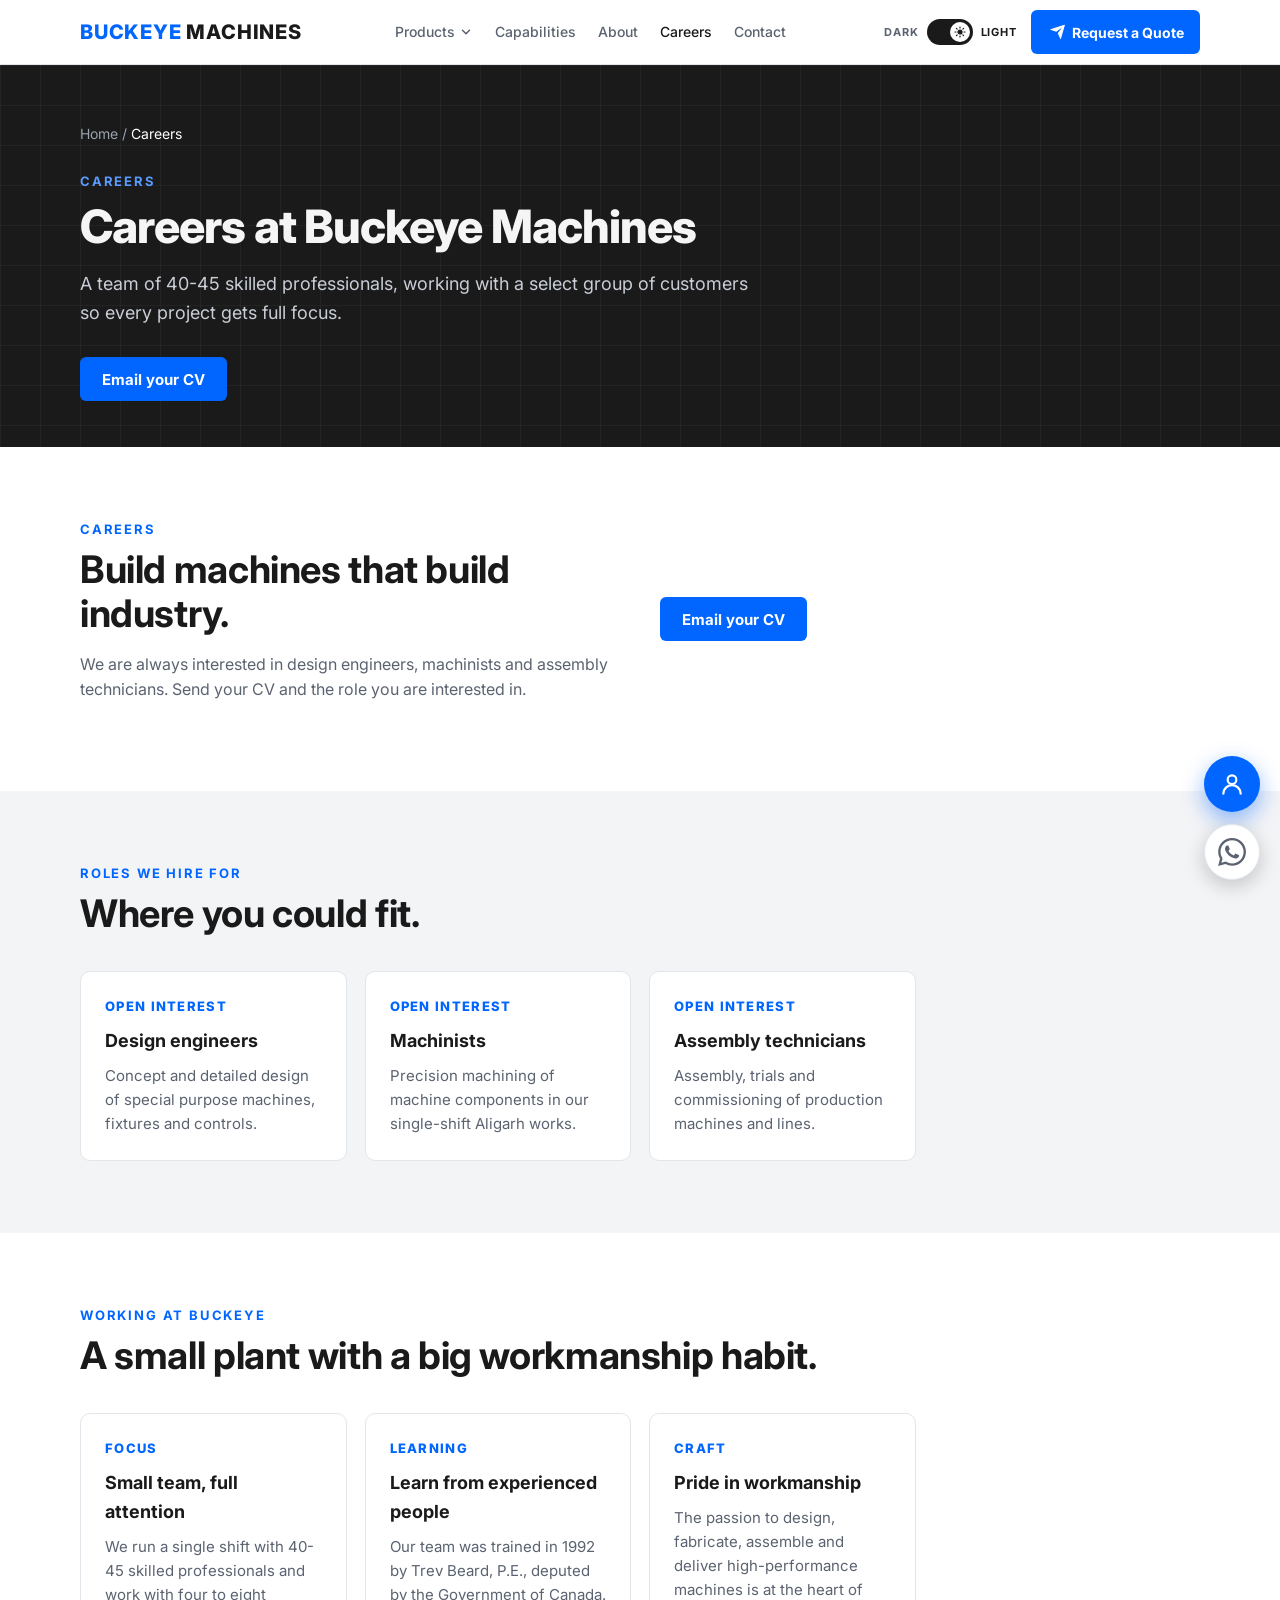
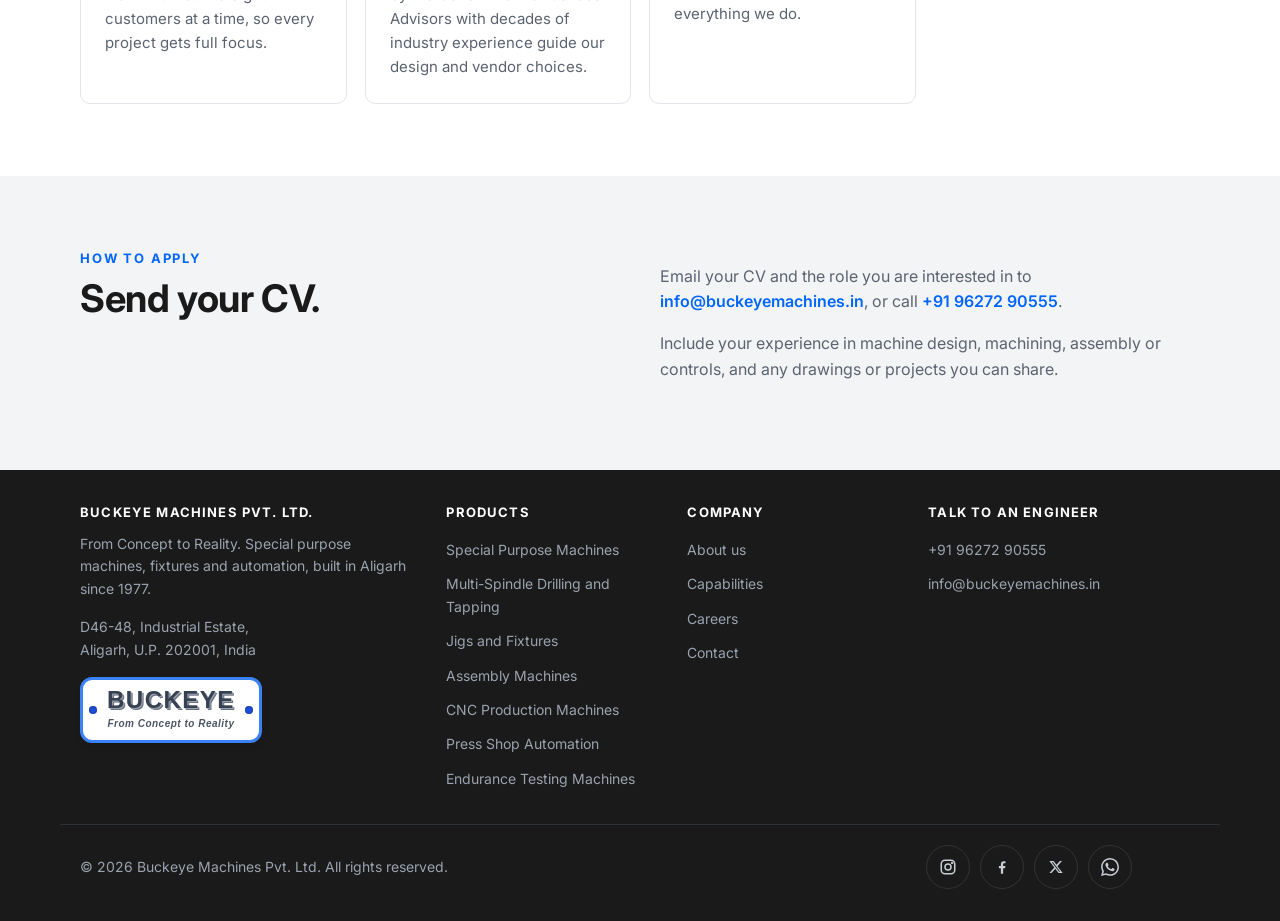
<file: career.html>
<!DOCTYPE html>
<html lang="en-IN">
<head>
<meta charset="utf-8">
<meta name="viewport" content="width=device-width, initial-scale=1, viewport-fit=cover">
<title>Careers at Buckeye Machines | Aligarh</title>
<meta name="description" content="Join Buckeye Machines in Aligarh. We hire design engineers, machinists and assembly technicians to build special purpose machines.">
<meta name="robots" content="index, follow, max-image-preview:large">
<meta name="theme-color" content="#1a1a1a">
<link rel="canonical" href="https://buckeyemachines.in/career.html">
<meta property="og:type" content="website"><meta property="og:site_name" content="Buckeye Machines"><meta property="og:title" content="Careers at Buckeye Machines | Aligarh"><meta property="og:description" content="Join Buckeye Machines in Aligarh. We hire design engineers, machinists and assembly technicians to build special purpose machines."><meta property="og:url" content="https://buckeyemachines.in/career.html"><meta property="og:locale" content="en_IN">
<meta name="twitter:card" content="summary_large_image"><meta name="twitter:title" content="Careers at Buckeye Machines | Aligarh"><meta name="twitter:description" content="Join Buckeye Machines in Aligarh. We hire design engineers, machinists and assembly technicians to build special purpose machines.">
<script>try{var t=localStorage.getItem("bm-theme");if(t)document.documentElement.setAttribute("data-theme",t)}catch(e){}</script>
<link rel="preconnect" href="https://fonts.googleapis.com"><link rel="preconnect" href="https://fonts.gstatic.com" crossorigin>
<link rel="stylesheet" href="https://fonts.googleapis.com/css2?family=Inter:wght@400;500;600;700;800&display=swap">
<link rel="icon" href="favicon.svg" type="image/svg+xml">
<link rel="stylesheet" href="style.css">
<script type="application/ld+json">{"@context":"https://schema.org","@graph":[{"@type":"WebPage","@id":"https://buckeyemachines.in/career.html#webpage","url":"https://buckeyemachines.in/career.html","name":"Careers at Buckeye Machines | Aligarh","inLanguage":"en-IN","isPartOf":{"@type":"WebSite","name":"Buckeye Machines","url":"https://buckeyemachines.in/"},"breadcrumb":{"@id":"https://buckeyemachines.in/career.html#crumbs"}},{"@type":"BreadcrumbList","@id":"https://buckeyemachines.in/career.html#crumbs","itemListElement":[{"@type":"ListItem","position":1,"name":"Home","item":"https://buckeyemachines.in/"},{"@type":"ListItem","position":2,"name":"Careers","item":"https://buckeyemachines.in/career.html"}]}]}</script>
</head>
<body>
<a class="skip" href="#top">Skip to main content</a>
<header><div class="w nav"><a class="logo" href="index.html"><span>BUCKEYE</span> MACHINES</a><nav id="nv" aria-label="Main"><div class="dd"><a href="index.html#products" data-dd aria-haspopup="true">Products</a><button class="ddb" type="button" aria-label="Show product menu" aria-expanded="false"><svg viewBox="0 0 24 24" width="14" height="14" fill="none" stroke="currentColor" stroke-width="2.6" stroke-linecap="round" stroke-linejoin="round" aria-hidden="true"><path d="M6 9l6 6 6-6"/></svg></button><ul class="sub"><li><a href="index.html#products">All products</a></li><li><a href="special-purpose-machine.html">Special Purpose Machines</a></li><li><a href="drilling-machine.html">Multi-Spindle Drilling and Tapping</a></li><li><a href="fixture.html">Jigs and Fixtures</a></li><li><a href="assembly-machines.html">Assembly Machines</a></li><li><a href="cnc-production-machine.html">CNC Production Machines</a></li><li><a href="press-shop-automation.html">Press Shop Automation</a></li><li><a href="endurance-testing-machines.html">Endurance Testing Machines</a></li></ul></div><a href="capabilities.html">Capabilities</a><a href="about-us.html">About</a><a href="career.html" aria-current="page">Careers</a><a href="contact-us.html">Contact</a><a class="btn nvc btn-send" href="contact-us.html#rfq"><span class="sw1"><span class="sw2"><svg viewBox="0 0 24 24" aria-hidden="true"><path fill="currentColor" d="M1.946 9.315c-.522-.174-.527-.455.01-.634l19.087-6.362c.529-.176.832.12.684.638l-5.454 19.086c-.15.529-.455.547-.679.045L12 14l6-8-8 6-8.054-2.685z"/></svg></span></span><span class="bt">Request a Quote</span></a></nav><div class="hr"><button class="mb" id="mb" type="button" aria-label="Open menu" aria-expanded="false" aria-controls="nv"><svg viewBox="0 0 24 24" width="22" height="22" fill="none" stroke="currentColor" stroke-width="2.2" stroke-linecap="round" aria-hidden="true"><path d="M4 7h16M4 12h16M4 17h16"/></svg></button><button class="sw" id="tg" type="button" role="switch" aria-checked="false" aria-label="Toggle dark and light mode"><span class="sl sd">Dark</span><span class="tr"><span class="kn"><svg class="mo" viewBox="0 0 24 24" width="12" height="12" fill="currentColor" aria-hidden="true"><path d="M20 14.5A8.5 8.5 0 0 1 9.5 4a8.5 8.5 0 1 0 10.5 10.5z"/></svg><svg class="su" viewBox="0 0 24 24" width="12" height="12" fill="none" stroke="currentColor" stroke-width="2.4" stroke-linecap="round" aria-hidden="true"><circle cx="12" cy="12" r="4" fill="currentColor"/><path d="M12 2v2M12 20v2M2 12h2M20 12h2M4.9 4.9l1.4 1.4M17.7 17.7l1.4 1.4M4.9 19.1l1.4-1.4M17.7 6.3l1.4-1.4"/></svg></span></span><span class="sl sg">Light</span></button><a class="btn sm btn-send" href="contact-us.html#rfq"><span class="sw1"><span class="sw2"><svg viewBox="0 0 24 24" aria-hidden="true"><path fill="currentColor" d="M1.946 9.315c-.522-.174-.527-.455.01-.634l19.087-6.362c.529-.176.832.12.684.638l-5.454 19.086c-.15.529-.455.547-.679.045L12 14l6-8-8 6-8.054-2.685z"/></svg></span></span><span class="bt">Request a Quote</span></a></div></div></header>
<main id="top">
<section class="ph "><div class="w"><div class="bc" role="navigation" aria-label="Breadcrumb"><a href="index.html">Home</a> / <span>Careers</span></div><div class="eyebrow">Careers</div><h1>Careers at Buckeye Machines</h1><p class="lead">A team of 40-45 skilled professionals, working with a select group of customers so every project gets full focus.</p><div class="cta"><a class="btn" href="mailto:info@buckeyemachines.in?subject=Career%20enquiry">Email your CV</a></div></div></section><section id="careers"><div class="w two">
<div><div class="eyebrow">Careers</div><h2>Build machines that build industry.</h2><p class="lead">We are always interested in design engineers, machinists and assembly technicians. Send your CV and the role you are interested in.</p></div>
<div style="align-self:center"><a class="btn" href="mailto:info@buckeyemachines.in?subject=Career%20enquiry">Email your CV</a></div>
</div></section>

<section class="alt"><div class="w"><div class="eyebrow">Roles we hire for</div><h2>Where you could fit.</h2><div class="grid"><div class="card"><i>OPEN INTEREST</i><h3>Design engineers</h3><p>Concept and detailed design of special purpose machines, fixtures and controls.</p></div><div class="card"><i>OPEN INTEREST</i><h3>Machinists</h3><p>Precision machining of machine components in our single-shift Aligarh works.</p></div><div class="card"><i>OPEN INTEREST</i><h3>Assembly technicians</h3><p>Assembly, trials and commissioning of production machines and lines.</p></div></div></div></section><section><div class="w"><div class="eyebrow">Working at Buckeye</div><h2>A small plant with a big workmanship habit.</h2><div class="grid"><div class="card"><i>FOCUS</i><h3>Small team, full attention</h3><p>We run a single shift with 40-45 skilled professionals and work with four to eight customers at a time, so every project gets full focus.</p></div><div class="card"><i>LEARNING</i><h3>Learn from experienced people</h3><p>Our team was trained in 1992 by Trev Beard, P.E., deputed by the Government of Canada. Advisors with decades of industry experience guide our design and vendor choices.</p></div><div class="card"><i>CRAFT</i><h3>Pride in workmanship</h3><p>The passion to design, fabricate, assemble and deliver high-performance machines is at the heart of everything we do.</p></div></div></div></section><section class="alt"><div class="w two"><div><div class="eyebrow">How to apply</div><h2>Send your CV.</h2></div><div><p class="lead">Email your CV and the role you are interested in to <a href="mailto:info@buckeyemachines.in?subject=Career%20enquiry" style="color:var(--acc-text);font-weight:600">info@buckeyemachines.in</a>, or call <a href="tel:+919627290555" style="color:var(--acc-text);font-weight:600">+91 96272 90555</a>.</p><p class="lead" style="margin-top:14px">Include your experience in machine design, machining, assembly or controls, and any drawings or projects you can share.</p></div></div></section>
</main>
<footer><div class="w fg"><div><h3>Buckeye Machines Pvt. Ltd.</h3><p>From Concept to Reality. Special purpose machines, fixtures and automation, built in Aligarh since 1977.</p><p><a href="https://maps.app.goo.gl/Gg2htDbvVSRS2Ftr7" target="_blank" rel="noopener">D46-48, Industrial Estate,<br>Aligarh, U.P. 202001, India</a></p><p><a href="#" class="logo-badge"><span class="logo-text">BUCKEYE</span><span class="logo-tagline">From Concept to Reality</span></a></p></div><div><h3>Products</h3><ul><li><a href="special-purpose-machine.html">Special Purpose Machines</a></li><li><a href="drilling-machine.html">Multi-Spindle Drilling and Tapping</a></li><li><a href="fixture.html">Jigs and Fixtures</a></li><li><a href="assembly-machines.html">Assembly Machines</a></li><li><a href="cnc-production-machine.html">CNC Production Machines</a></li><li><a href="press-shop-automation.html">Press Shop Automation</a></li><li><a href="endurance-testing-machines.html">Endurance Testing Machines</a></li></ul></div><div><h3>Company</h3><ul><li><a href="about-us.html">About us</a></li><li><a href="capabilities.html">Capabilities</a></li><li><a href="career.html">Careers</a></li><li><a href="contact-us.html">Contact</a></li></ul></div><div><h3>Talk to an engineer</h3><p><a href="tel:+919627290555">+91 96272 90555</a><br><a href="mailto:info@buckeyemachines.in">info@buckeyemachines.in</a></p></div></div><div class="w fb"><span>© <span class="yr">2026</span> Buckeye Machines Pvt. Ltd. All rights reserved.</span><span class="so"><a href="https://www.instagram.com/buckeyemachines57/" target="_blank" rel="noopener" aria-label="Instagram"><svg viewBox="0 0 24 24" width="18" height="18" fill="none" stroke="currentColor" stroke-width="2" stroke-linecap="round" stroke-linejoin="round" aria-hidden="true"><rect x="3" y="3" width="18" height="18" rx="5"/><circle cx="12" cy="12" r="4"/><circle cx="17.5" cy="6.5" r=".6" fill="currentColor"/></svg></a><a href="https://www.facebook.com/profile.php?id=100081990784406" target="_blank" rel="noopener" aria-label="Facebook"><svg viewBox="0 0 24 24" width="18" height="18" fill="currentColor" aria-hidden="true"><path d="M13.5 21v-7.5h2.6l.4-3h-3V8.6c0-.9.3-1.5 1.5-1.5h1.6V4.4c-.3 0-1.2-.1-2.3-.1-2.3 0-3.8 1.4-3.8 3.9v2.3H7.9v3h2.6V21h3z"/></svg></a><a href="https://twitter.com/BuckeyeMachines" target="_blank" rel="noopener" aria-label="X"><svg viewBox="0 0 24 24" width="16" height="16" fill="currentColor" aria-hidden="true"><path d="M17.8 3h3.1l-6.8 7.7L22 21h-6.2l-4.9-6.4L5.3 21H2.2l7.3-8.3L2 3h6.4l4.4 5.8L17.8 3zm-1.1 16.2h1.7L7.4 4.7H5.6l11.1 14.5z"/></svg></a><a href="https://wa.me/919627290555?text=Hello%20Buckeye%20Machines%2C%20I%20would%20like%20to%20discuss%20a%20machine%20requirement." target="_blank" rel="noopener" aria-label="WhatsApp"><svg viewBox="0 0 24 24" width="18" height="18" fill="currentColor" aria-hidden="true"><path d="M17.472 14.382c-.297-.149-1.758-.867-2.03-.967-.273-.099-.471-.148-.67.15-.197.297-.767.966-.94 1.164-.173.199-.347.223-.644.075-.297-.15-1.255-.463-2.39-1.475-.883-.788-1.48-1.761-1.653-2.059-.173-.297-.018-.458.13-.606.134-.133.298-.347.446-.52.149-.174.198-.298.298-.497.099-.198.05-.371-.025-.52-.075-.149-.669-1.612-.916-2.207-.242-.579-.487-.5-.669-.51-.173-.008-.371-.01-.57-.01-.198 0-.52.074-.792.372-.272.297-1.04 1.016-1.04 2.479 0 1.462 1.065 2.875 1.213 3.074.149.198 2.096 3.2 5.077 4.487.709.306 1.262.489 1.694.625.712.227 1.36.195 1.871.118.571-.085 1.758-.719 2.006-1.413.248-.694.248-1.289.173-1.413-.074-.124-.272-.198-.57-.347m-5.421 7.403h-.004a9.87 9.87 0 01-5.031-1.378l-.361-.214-3.741.982.998-3.648-.235-.374a9.86 9.86 0 01-1.51-5.26c.001-5.45 4.436-9.884 9.888-9.884 2.64 0 5.122 1.03 6.988 2.898a9.825 9.825 0 012.893 6.994c-.003 5.45-4.437 9.884-9.885 9.884m8.413-18.297A11.815 11.815 0 0012.05 0C5.495 0 .16 5.335.157 11.892c0 2.096.547 4.142 1.588 5.945L.057 24l6.305-1.654a11.882 11.882 0 005.683 1.448h.005c6.554 0 11.89-5.335 11.893-11.893a11.821 11.821 0 00-3.48-8.413z"/></svg></a></span></div></footer>
<div class="cpw"><button class="cb" id="cb" type="button" aria-label="Contact information" aria-expanded="false" aria-controls="cp"><svg viewBox="0 0 24 24" width="26" height="26" fill="none" stroke="currentColor" stroke-width="2" stroke-linecap="round" stroke-linejoin="round" aria-hidden="true"><circle cx="12" cy="8" r="4"/><path d="M4 21a8 8 0 0116 0"/></svg></button><span class="cbl">Contact us</span></div><section class="cp" id="cp" role="dialog" aria-label="Contact information" aria-hidden="true"><div class="cph"><b>Contact Buckeye</b><button class="cpx" id="cpx" type="button" aria-label="Close contact information">✕</button></div><ul class="cpl"><li><span class="ci"><svg viewBox="0 0 24 24" width="17" height="17" fill="none" stroke="currentColor" stroke-width="2" stroke-linecap="round" stroke-linejoin="round" aria-hidden="true"><path d="M22 16.9v3a2 2 0 01-2.2 2 19.8 19.8 0 01-8.6-3.1 19.5 19.5 0 01-6-6A19.8 19.8 0 012.1 4.2 2 2 0 014.1 2h3a2 2 0 012 1.7c.1 1 .4 1.9.7 2.8a2 2 0 01-.5 2.1L8.1 9.9a16 16 0 006 6l1.3-1.3a2 2 0 012.1-.4c.9.3 1.8.6 2.8.7a2 2 0 011.7 2z"/></svg></span><span><a href="tel:+919627290555">+91 96272 90555</a><br><a href="tel:+917830655599">+91 78306 55599</a></span></li><li><span class="ci"><svg viewBox="0 0 24 24" width="17" height="17" fill="none" stroke="currentColor" stroke-width="2" stroke-linecap="round" stroke-linejoin="round" aria-hidden="true"><rect x="3" y="5" width="18" height="14" rx="2"/><path d="M3 7l9 6 9-6"/></svg></span><span><a href="mailto:info@buckeyemachines.in">info@buckeyemachines.in</a><br><a href="mailto:buckeye.aligarh@gmail.com">buckeye.aligarh@gmail.com</a></span></li><li><span class="ci"><svg viewBox="0 0 24 24" width="17" height="17" fill="none" stroke="currentColor" stroke-width="2" stroke-linecap="round" stroke-linejoin="round" aria-hidden="true"><path d="M12 21s-7-6.2-7-11a7 7 0 0114 0c0 4.8-7 11-7 11z"/><circle cx="12" cy="10" r="2.5"/></svg></span><span><a href="https://maps.app.goo.gl/Gg2htDbvVSRS2Ftr7" target="_blank" rel="noopener">D46-48, Industrial Estate, Aligarh 202001, U.P.</a></span></li></ul><div class="cps"><a href="https://wa.me/919627290555?text=Hello%20Buckeye%20Machines%2C%20I%20would%20like%20to%20discuss%20a%20machine%20requirement." target="_blank" rel="noopener"><svg viewBox="0 0 24 24" width="17" height="17" fill="currentColor" aria-hidden="true"><path d="M17.472 14.382c-.297-.149-1.758-.867-2.03-.967-.273-.099-.471-.148-.67.15-.197.297-.767.966-.94 1.164-.173.199-.347.223-.644.075-.297-.15-1.255-.463-2.39-1.475-.883-.788-1.48-1.761-1.653-2.059-.173-.297-.018-.458.13-.606.134-.133.298-.347.446-.52.149-.174.198-.298.298-.497.099-.198.05-.371-.025-.52-.075-.149-.669-1.612-.916-2.207-.242-.579-.487-.5-.669-.51-.173-.008-.371-.01-.57-.01-.198 0-.52.074-.792.372-.272.297-1.04 1.016-1.04 2.479 0 1.462 1.065 2.875 1.213 3.074.149.198 2.096 3.2 5.077 4.487.709.306 1.262.489 1.694.625.712.227 1.36.195 1.871.118.571-.085 1.758-.719 2.006-1.413.248-.694.248-1.289.173-1.413-.074-.124-.272-.198-.57-.347m-5.421 7.403h-.004a9.87 9.87 0 01-5.031-1.378l-.361-.214-3.741.982.998-3.648-.235-.374a9.86 9.86 0 01-1.51-5.26c.001-5.45 4.436-9.884 9.888-9.884 2.64 0 5.122 1.03 6.988 2.898a9.825 9.825 0 012.893 6.994c-.003 5.45-4.437 9.884-9.885 9.884m8.413-18.297A11.815 11.815 0 0012.05 0C5.495 0 .16 5.335.157 11.892c0 2.096.547 4.142 1.588 5.945L.057 24l6.305-1.654a11.882 11.882 0 005.683 1.448h.005c6.554 0 11.89-5.335 11.893-11.893a11.821 11.821 0 00-3.48-8.413z"/></svg><span>WhatsApp</span></a><a href="https://www.instagram.com/buckeyemachines57/" target="_blank" rel="noopener"><svg viewBox="0 0 24 24" width="17" height="17" fill="none" stroke="currentColor" stroke-width="2" stroke-linecap="round" stroke-linejoin="round" aria-hidden="true"><rect x="3" y="3" width="18" height="18" rx="5"/><circle cx="12" cy="12" r="4"/><circle cx="17.5" cy="6.5" r=".6" fill="currentColor"/></svg><span>@buckeyemachines57</span></a><a href="https://twitter.com/BuckeyeMachines" target="_blank" rel="noopener"><svg viewBox="0 0 24 24" width="15" height="15" fill="currentColor" aria-hidden="true"><path d="M17.8 3h3.1l-6.8 7.7L22 21h-6.2l-4.9-6.4L5.3 21H2.2l7.3-8.3L2 3h6.4l4.4 5.8L17.8 3zm-1.1 16.2h1.7L7.4 4.7H5.6l11.1 14.5z"/></svg><span>@BuckeyeMachines</span></a><a href="https://www.facebook.com/profile.php?id=100081990784406" target="_blank" rel="noopener"><svg viewBox="0 0 24 24" width="17" height="17" fill="currentColor" aria-hidden="true"><path d="M13.5 21v-7.5h2.6l.4-3h-3V8.6c0-.9.3-1.5 1.5-1.5h1.6V4.4c-.3 0-1.2-.1-2.3-.1-2.3 0-3.8 1.4-3.8 3.9v2.3H7.9v3h2.6V21h3z"/></svg><span>Buckeye Machines</span></a></div><a class="cpa" href="contact-us.html#rfq">Request a quote →</a></section>
<div class="wa"><a class="wb" href="https://wa.me/919627290555?text=Hello%20Buckeye%20Machines%2C%20I%20would%20like%20to%20discuss%20a%20machine%20requirement." target="_blank" rel="noopener" aria-label="Chat with Buckeye Machines on WhatsApp"><svg viewBox="0 0 24 24" width="28" height="28" fill="currentColor" aria-hidden="true"><path d="M17.472 14.382c-.297-.149-1.758-.867-2.03-.967-.273-.099-.471-.148-.67.15-.197.297-.767.966-.94 1.164-.173.199-.347.223-.644.075-.297-.15-1.255-.463-2.39-1.475-.883-.788-1.48-1.761-1.653-2.059-.173-.297-.018-.458.13-.606.134-.133.298-.347.446-.52.149-.174.198-.298.298-.497.099-.198.05-.371-.025-.52-.075-.149-.669-1.612-.916-2.207-.242-.579-.487-.5-.669-.51-.173-.008-.371-.01-.57-.01-.198 0-.52.074-.792.372-.272.297-1.04 1.016-1.04 2.479 0 1.462 1.065 2.875 1.213 3.074.149.198 2.096 3.2 5.077 4.487.709.306 1.262.489 1.694.625.712.227 1.36.195 1.871.118.571-.085 1.758-.719 2.006-1.413.248-.694.248-1.289.173-1.413-.074-.124-.272-.198-.57-.347m-5.421 7.403h-.004a9.87 9.87 0 01-5.031-1.378l-.361-.214-3.741.982.998-3.648-.235-.374a9.86 9.86 0 01-1.51-5.26c.001-5.45 4.436-9.884 9.888-9.884 2.64 0 5.122 1.03 6.988 2.898a9.825 9.825 0 012.893 6.994c-.003 5.45-4.437 9.884-9.885 9.884m8.413-18.297A11.815 11.815 0 0012.05 0C5.495 0 .16 5.335.157 11.892c0 2.096.547 4.142 1.588 5.945L.057 24l6.305-1.654a11.882 11.882 0 005.683 1.448h.005c6.554 0 11.89-5.335 11.893-11.893a11.821 11.821 0 00-3.48-8.413z"/></svg></a><span class="wl">Chat on WhatsApp</span></div>
<script src="site.js" defer></script>
</body>
</html>
</file>
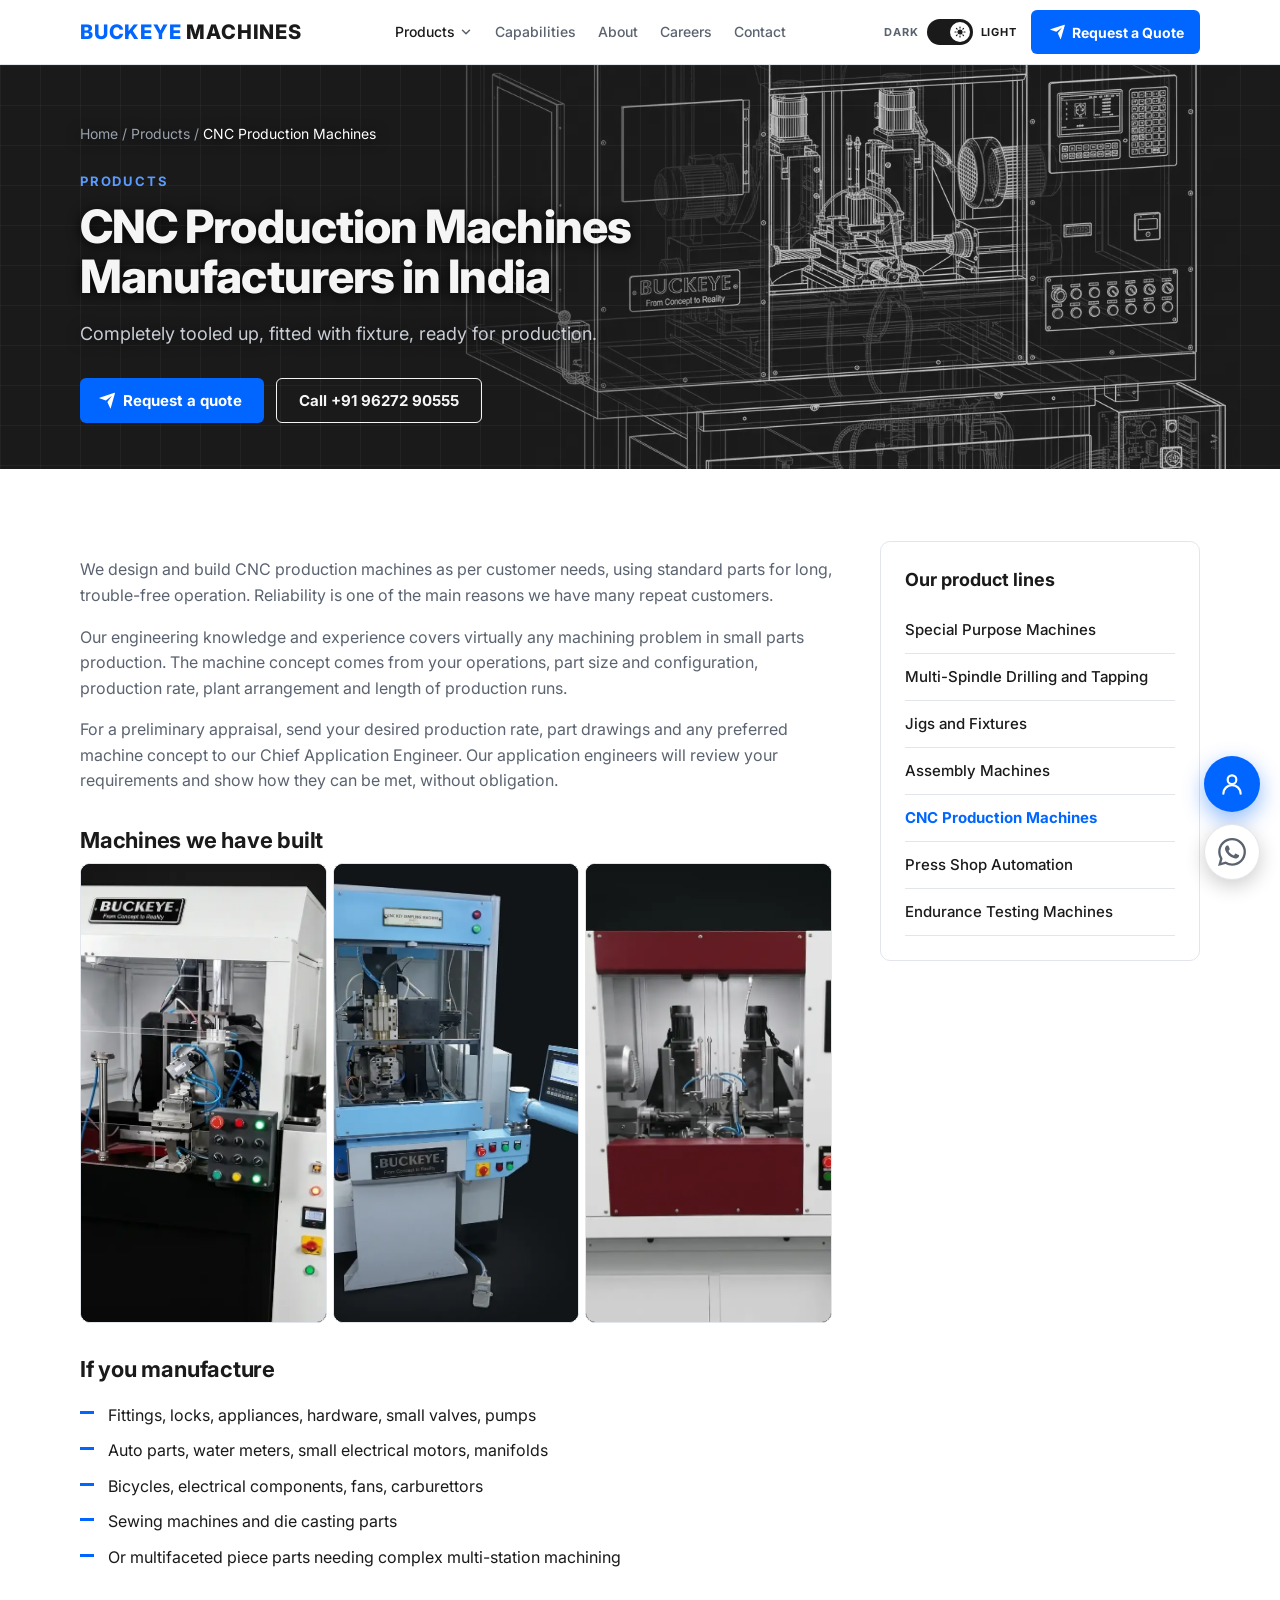
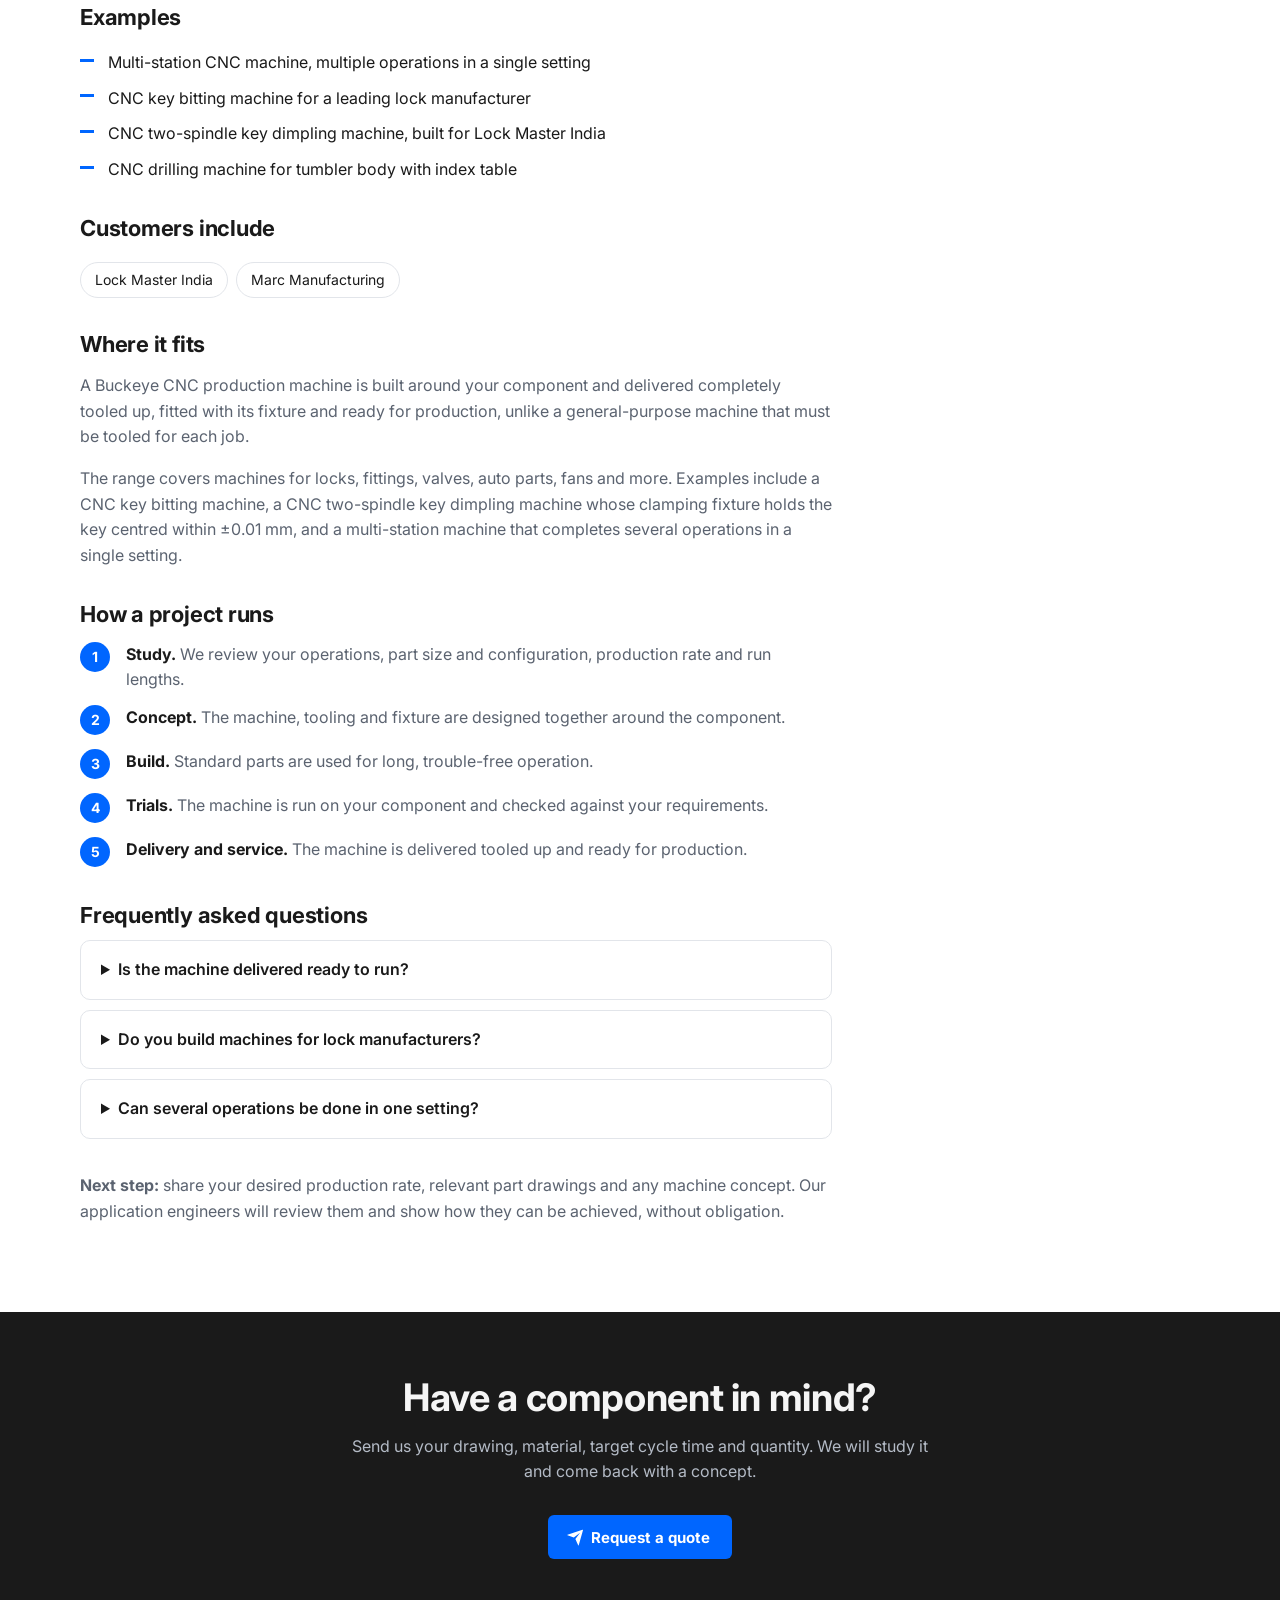
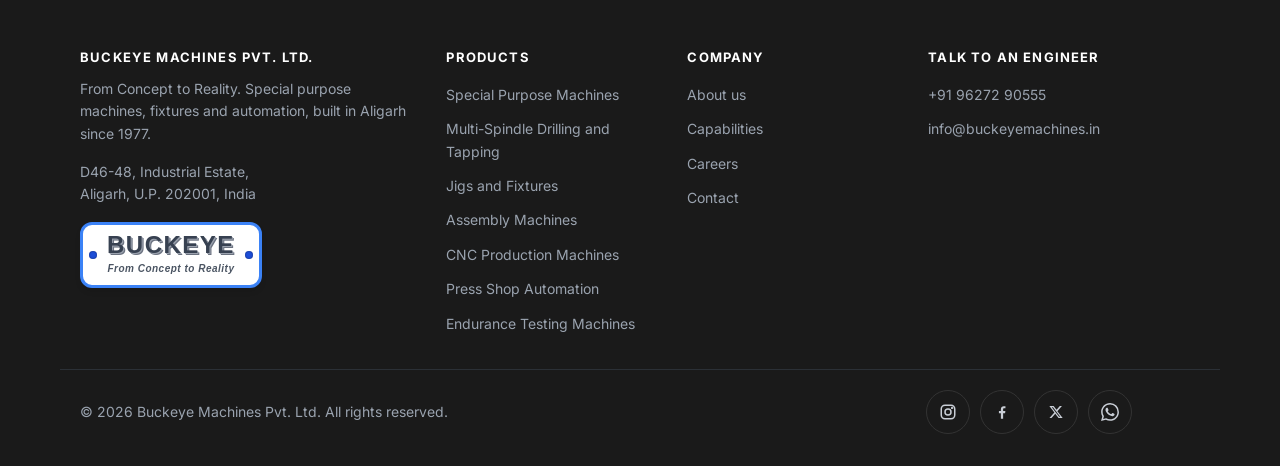
<file: cnc-production-machine.html>
<!DOCTYPE html>
<html lang="en-IN">
<head>
<meta charset="utf-8">
<meta name="viewport" content="width=device-width, initial-scale=1, viewport-fit=cover">
<title>CNC Production Machines Manufacturer India | Buckeye</title>
<meta name="description" content="Custom CNC production machines for locks, fittings, valves, auto parts and more. Multi-station machining in a single setting, tooled and ready to run.">
<meta name="robots" content="index, follow, max-image-preview:large">
<meta name="theme-color" content="#1a1a1a">
<link rel="canonical" href="https://buckeyemachines.in/cnc-production-machine.html">
<meta property="og:type" content="website"><meta property="og:site_name" content="Buckeye Machines"><meta property="og:title" content="CNC Production Machines Manufacturer India | Buckeye"><meta property="og:description" content="Custom CNC production machines for locks, fittings, valves, auto parts and more. Multi-station machining in a single setting, tooled and ready to run."><meta property="og:url" content="https://buckeyemachines.in/cnc-production-machine.html"><meta property="og:locale" content="en_IN">
<meta name="twitter:card" content="summary_large_image"><meta name="twitter:title" content="CNC Production Machines Manufacturer India | Buckeye"><meta name="twitter:description" content="Custom CNC production machines for locks, fittings, valves, auto parts and more. Multi-station machining in a single setting, tooled and ready to run.">
<script>try{var t=localStorage.getItem("bm-theme");if(t)document.documentElement.setAttribute("data-theme",t)}catch(e){}</script>
<link rel="preconnect" href="https://fonts.googleapis.com"><link rel="preconnect" href="https://fonts.gstatic.com" crossorigin>
<link rel="stylesheet" href="https://fonts.googleapis.com/css2?family=Inter:wght@400;500;600;700;800&display=swap">
<link rel="preload" as="image" href="images/cnc-hero.webp">
<link rel="icon" href="favicon.svg" type="image/svg+xml">
<link rel="stylesheet" href="style.css">
<script type="application/ld+json">{"@context":"https://schema.org","@graph":[{"@type":"WebPage","@id":"https://buckeyemachines.in/cnc-production-machine.html#webpage","url":"https://buckeyemachines.in/cnc-production-machine.html","name":"CNC Production Machines Manufacturer India | Buckeye","inLanguage":"en-IN","isPartOf":{"@type":"WebSite","name":"Buckeye Machines","url":"https://buckeyemachines.in/"},"breadcrumb":{"@id":"https://buckeyemachines.in/cnc-production-machine.html#crumbs"}},{"@type":"BreadcrumbList","@id":"https://buckeyemachines.in/cnc-production-machine.html#crumbs","itemListElement":[{"@type":"ListItem","position":1,"name":"Home","item":"https://buckeyemachines.in/"},{"@type":"ListItem","position":2,"name":"Products","item":"https://buckeyemachines.in/index.html#products"},{"@type":"ListItem","position":3,"name":"CNC Production Machines","item":"https://buckeyemachines.in/cnc-production-machine.html"}]},{"@type":"Service","@id":"https://buckeyemachines.in/cnc-production-machine.html#service","name":"CNC Production Machines Manufacturers in India","serviceType":"CNC Production Machines","description":"Custom CNC production machines for locks, fittings, valves, auto parts and more. Multi-station machining in a single setting, tooled and ready to run.","url":"https://buckeyemachines.in/cnc-production-machine.html","areaServed":"IN","provider":{"@type":"Organization","name":"Buckeye Machines Pvt. Ltd.","url":"https://buckeyemachines.in/"}},{"@type":"FAQPage","mainEntity":[{"@type":"Question","name":"Is the machine delivered ready to run?","acceptedAnswer":{"@type":"Answer","text":"Yes. It is completely tooled up and fitted with its fixture, ready for production."}},{"@type":"Question","name":"Do you build machines for lock manufacturers?","acceptedAnswer":{"@type":"Answer","text":"Yes. We have built CNC key bitting and key dimpling machines for lock makers, including Lock Master India, and CNC drilling machines for tumbler bodies."}},{"@type":"Question","name":"Can several operations be done in one setting?","acceptedAnswer":{"@type":"Answer","text":"Yes. Our multi-station CNC machines perform multiple operations in a single setting, which removes repeated handling and re-clamping."}}]}]}</script>
</head>
<body>
<a class="skip" href="#top">Skip to main content</a>
<header><div class="w nav"><a class="logo" href="index.html"><span>BUCKEYE</span> MACHINES</a><nav id="nv" aria-label="Main"><div class="dd"><a href="index.html#products" data-dd aria-haspopup="true" aria-current="page">Products</a><button class="ddb" type="button" aria-label="Show product menu" aria-expanded="false"><svg viewBox="0 0 24 24" width="14" height="14" fill="none" stroke="currentColor" stroke-width="2.6" stroke-linecap="round" stroke-linejoin="round" aria-hidden="true"><path d="M6 9l6 6 6-6"/></svg></button><ul class="sub"><li><a href="index.html#products">All products</a></li><li><a href="special-purpose-machine.html">Special Purpose Machines</a></li><li><a href="drilling-machine.html">Multi-Spindle Drilling and Tapping</a></li><li><a href="fixture.html">Jigs and Fixtures</a></li><li><a href="assembly-machines.html">Assembly Machines</a></li><li><a href="cnc-production-machine.html" aria-current="page">CNC Production Machines</a></li><li><a href="press-shop-automation.html">Press Shop Automation</a></li><li><a href="endurance-testing-machines.html">Endurance Testing Machines</a></li></ul></div><a href="capabilities.html">Capabilities</a><a href="about-us.html">About</a><a href="career.html">Careers</a><a href="contact-us.html">Contact</a><a class="btn nvc btn-send" href="contact-us.html#rfq"><span class="sw1"><span class="sw2"><svg viewBox="0 0 24 24" aria-hidden="true"><path fill="currentColor" d="M1.946 9.315c-.522-.174-.527-.455.01-.634l19.087-6.362c.529-.176.832.12.684.638l-5.454 19.086c-.15.529-.455.547-.679.045L12 14l6-8-8 6-8.054-2.685z"/></svg></span></span><span class="bt">Request a Quote</span></a></nav><div class="hr"><button class="mb" id="mb" type="button" aria-label="Open menu" aria-expanded="false" aria-controls="nv"><svg viewBox="0 0 24 24" width="22" height="22" fill="none" stroke="currentColor" stroke-width="2.2" stroke-linecap="round" aria-hidden="true"><path d="M4 7h16M4 12h16M4 17h16"/></svg></button><button class="sw" id="tg" type="button" role="switch" aria-checked="false" aria-label="Toggle dark and light mode"><span class="sl sd">Dark</span><span class="tr"><span class="kn"><svg class="mo" viewBox="0 0 24 24" width="12" height="12" fill="currentColor" aria-hidden="true"><path d="M20 14.5A8.5 8.5 0 0 1 9.5 4a8.5 8.5 0 1 0 10.5 10.5z"/></svg><svg class="su" viewBox="0 0 24 24" width="12" height="12" fill="none" stroke="currentColor" stroke-width="2.4" stroke-linecap="round" aria-hidden="true"><circle cx="12" cy="12" r="4" fill="currentColor"/><path d="M12 2v2M12 20v2M2 12h2M20 12h2M4.9 4.9l1.4 1.4M17.7 17.7l1.4 1.4M4.9 19.1l1.4-1.4M17.7 6.3l1.4-1.4"/></svg></span></span><span class="sl sg">Light</span></button><a class="btn sm btn-send" href="contact-us.html#rfq"><span class="sw1"><span class="sw2"><svg viewBox="0 0 24 24" aria-hidden="true"><path fill="currentColor" d="M1.946 9.315c-.522-.174-.527-.455.01-.634l19.087-6.362c.529-.176.832.12.684.638l-5.454 19.086c-.15.529-.455.547-.679.045L12 14l6-8-8 6-8.054-2.685z"/></svg></span></span><span class="bt">Request a Quote</span></a></div></div></header>
<main id="top">
<section class="ph hbg hbg-cnc"><div class="w"><div class="bc" role="navigation" aria-label="Breadcrumb"><a href="index.html">Home</a> / <a href="index.html#products">Products</a> / <span>CNC Production Machines</span></div><div class="eyebrow">Products</div><h1>CNC Production Machines Manufacturers in India</h1><p class="lead">Completely tooled up, fitted with fixture, ready for production.</p><div class="cta"><a class="btn btn-send" href="contact-us.html?m=CNC%20Production%20Machine#rfq"><span class="sw1"><span class="sw2"><svg viewBox="0 0 24 24" aria-hidden="true"><path fill="currentColor" d="M1.946 9.315c-.522-.174-.527-.455.01-.634l19.087-6.362c.529-.176.832.12.684.638l-5.454 19.086c-.15.529-.455.547-.679.045L12 14l6-8-8 6-8.054-2.685z"/></svg></span></span><span class="bt">Request a quote</span></a><a class="btn o" href="tel:+919627290555">Call +91 96272 90555</a></div></div></section><section><div class="w pg"><article><p>We design and build CNC production machines as per customer needs, using standard parts for long, trouble-free operation. Reliability is one of the main reasons we have many repeat customers.</p><p>Our engineering knowledge and experience covers virtually any machining problem in small parts production. The machine concept comes from your operations, part size and configuration, production rate, plant arrangement and length of production runs.</p><p>For a preliminary appraisal, send your desired production rate, part drawings and any preferred machine concept to our Chief Application Engineer. Our application engineers will review your requirements and show how they can be met, without obligation.</p><h2>Machines we have built</h2><div class="gx" role="group" aria-label="Photo gallery of machines built by Buckeye"><figure tabindex="0"><img src="images/cnc-key-bitting-machine.webp" alt="White CNC key bitting machine with clear safety guard, CNC controller and push-button panel, built for a leading lock manufacturer" width="1133" height="944" loading="lazy" decoding="async"><figcaption>Custom designed CNC key bitting machine made for Leading Lock manufacturing company.</figcaption></figure><figure tabindex="0"><img src="images/cnc-key-dimpling-machine.webp" alt="Blue and white CNC key dimpling machine with enclosed work area, CNC controller and foot pedal" width="992" height="1073" loading="lazy" decoding="async"><figcaption>Custom designed CNC key dimpling machine.</figcaption></figure><figure tabindex="0"><img src="images/cnc-multi-station-machine.webp" alt="White and red multi-station CNC machine with twin spindles and CNC control panel, machining several operations in a single setting" width="1133" height="944" loading="lazy" decoding="async"><figcaption>Multi Station CNC machine multi operations in single setting</figcaption></figure></div><h2>If you manufacture</h2><ul class="ck"><li>Fittings, locks, appliances, hardware, small valves, pumps</li><li>Auto parts, water meters, small electrical motors, manifolds</li><li>Bicycles, electrical components, fans, carburettors</li><li>Sewing machines and die casting parts</li><li>Or multifaceted piece parts needing complex multi-station machining</li></ul><h2>Examples</h2><ul class="ck"><li>Multi-station CNC machine, multiple operations in a single setting</li><li>CNC key bitting machine for a leading lock manufacturer</li><li>CNC two-spindle key dimpling machine, built for Lock Master India</li><li>CNC drilling machine for tumbler body with index table</li></ul><h2>Customers include</h2><div class="tags"><span>Lock Master India</span><span>Marc Manufacturing</span></div><h2>Where it fits</h2><p>A Buckeye CNC production machine is built around your component and delivered completely tooled up, fitted with its fixture and ready for production, unlike a general-purpose machine that must be tooled for each job.</p><p>The range covers machines for locks, fittings, valves, auto parts, fans and more. Examples include a CNC key bitting machine, a CNC two-spindle key dimpling machine whose clamping fixture holds the key centred within ±0.01 mm, and a multi-station machine that completes several operations in a single setting.</p><h2>How a project runs</h2><ol class="st"><li><b>Study.</b> We review your operations, part size and configuration, production rate and run lengths.</li><li><b>Concept.</b> The machine, tooling and fixture are designed together around the component.</li><li><b>Build.</b> Standard parts are used for long, trouble-free operation.</li><li><b>Trials.</b> The machine is run on your component and checked against your requirements.</li><li><b>Delivery and service.</b> The machine is delivered tooled up and ready for production.</li></ol><h2>Frequently asked questions</h2><div class="fq"><details><summary>Is the machine delivered ready to run?</summary><p>Yes. It is completely tooled up and fitted with its fixture, ready for production.</p></details><details><summary>Do you build machines for lock manufacturers?</summary><p>Yes. We have built CNC key bitting and key dimpling machines for lock makers, including Lock Master India, and CNC drilling machines for tumbler bodies.</p></details><details><summary>Can several operations be done in one setting?</summary><p>Yes. Our multi-station CNC machines perform multiple operations in a single setting, which removes repeated handling and re-clamping.</p></details></div><p style="margin-top:34px"><b>Next step:</b> share your desired production rate, relevant part drawings and any machine concept. Our application engineers will review them and show how they can be achieved, without obligation.</p></article><aside><div class="card"><h3>Our product lines</h3><ul class="pl"><li><a href="special-purpose-machine.html">Special Purpose Machines</a></li><li><a href="drilling-machine.html">Multi-Spindle Drilling and Tapping</a></li><li><a href="fixture.html">Jigs and Fixtures</a></li><li><a href="assembly-machines.html">Assembly Machines</a></li><li><a href="cnc-production-machine.html" aria-current="page">CNC Production Machines</a></li><li><a href="press-shop-automation.html">Press Shop Automation</a></li><li><a href="endurance-testing-machines.html">Endurance Testing Machines</a></li></ul></div></aside></div></section><section class="band"><div class="w"><h2>Have a component in mind?</h2><p>Send us your drawing, material, target cycle time and quantity. We will study it and come back with a concept.</p><div class="cta"><a class="btn btn-send" href="contact-us.html#rfq"><span class="sw1"><span class="sw2"><svg viewBox="0 0 24 24" aria-hidden="true"><path fill="currentColor" d="M1.946 9.315c-.522-.174-.527-.455.01-.634l19.087-6.362c.529-.176.832.12.684.638l-5.454 19.086c-.15.529-.455.547-.679.045L12 14l6-8-8 6-8.054-2.685z"/></svg></span></span><span class="bt">Request a quote</span></a></div></div></section>
</main>
<footer><div class="w fg"><div><h3>Buckeye Machines Pvt. Ltd.</h3><p>From Concept to Reality. Special purpose machines, fixtures and automation, built in Aligarh since 1977.</p><p><a href="https://maps.app.goo.gl/Gg2htDbvVSRS2Ftr7" target="_blank" rel="noopener">D46-48, Industrial Estate,<br>Aligarh, U.P. 202001, India</a></p><p><a href="#" class="logo-badge"><span class="logo-text">BUCKEYE</span><span class="logo-tagline">From Concept to Reality</span></a></p></div><div><h3>Products</h3><ul><li><a href="special-purpose-machine.html">Special Purpose Machines</a></li><li><a href="drilling-machine.html">Multi-Spindle Drilling and Tapping</a></li><li><a href="fixture.html">Jigs and Fixtures</a></li><li><a href="assembly-machines.html">Assembly Machines</a></li><li><a href="cnc-production-machine.html">CNC Production Machines</a></li><li><a href="press-shop-automation.html">Press Shop Automation</a></li><li><a href="endurance-testing-machines.html">Endurance Testing Machines</a></li></ul></div><div><h3>Company</h3><ul><li><a href="about-us.html">About us</a></li><li><a href="capabilities.html">Capabilities</a></li><li><a href="career.html">Careers</a></li><li><a href="contact-us.html">Contact</a></li></ul></div><div><h3>Talk to an engineer</h3><p><a href="tel:+919627290555">+91 96272 90555</a><br><a href="mailto:info@buckeyemachines.in">info@buckeyemachines.in</a></p></div></div><div class="w fb"><span>© <span class="yr">2026</span> Buckeye Machines Pvt. Ltd. All rights reserved.</span><span class="so"><a href="https://www.instagram.com/buckeyemachines57/" target="_blank" rel="noopener" aria-label="Instagram"><svg viewBox="0 0 24 24" width="18" height="18" fill="none" stroke="currentColor" stroke-width="2" stroke-linecap="round" stroke-linejoin="round" aria-hidden="true"><rect x="3" y="3" width="18" height="18" rx="5"/><circle cx="12" cy="12" r="4"/><circle cx="17.5" cy="6.5" r=".6" fill="currentColor"/></svg></a><a href="https://www.facebook.com/profile.php?id=100081990784406" target="_blank" rel="noopener" aria-label="Facebook"><svg viewBox="0 0 24 24" width="18" height="18" fill="currentColor" aria-hidden="true"><path d="M13.5 21v-7.5h2.6l.4-3h-3V8.6c0-.9.3-1.5 1.5-1.5h1.6V4.4c-.3 0-1.2-.1-2.3-.1-2.3 0-3.8 1.4-3.8 3.9v2.3H7.9v3h2.6V21h3z"/></svg></a><a href="https://twitter.com/BuckeyeMachines" target="_blank" rel="noopener" aria-label="X"><svg viewBox="0 0 24 24" width="16" height="16" fill="currentColor" aria-hidden="true"><path d="M17.8 3h3.1l-6.8 7.7L22 21h-6.2l-4.9-6.4L5.3 21H2.2l7.3-8.3L2 3h6.4l4.4 5.8L17.8 3zm-1.1 16.2h1.7L7.4 4.7H5.6l11.1 14.5z"/></svg></a><a href="https://wa.me/919627290555?text=Hello%20Buckeye%20Machines%2C%20I%20would%20like%20to%20discuss%20a%20machine%20requirement." target="_blank" rel="noopener" aria-label="WhatsApp"><svg viewBox="0 0 24 24" width="18" height="18" fill="currentColor" aria-hidden="true"><path d="M17.472 14.382c-.297-.149-1.758-.867-2.03-.967-.273-.099-.471-.148-.67.15-.197.297-.767.966-.94 1.164-.173.199-.347.223-.644.075-.297-.15-1.255-.463-2.39-1.475-.883-.788-1.48-1.761-1.653-2.059-.173-.297-.018-.458.13-.606.134-.133.298-.347.446-.52.149-.174.198-.298.298-.497.099-.198.05-.371-.025-.52-.075-.149-.669-1.612-.916-2.207-.242-.579-.487-.5-.669-.51-.173-.008-.371-.01-.57-.01-.198 0-.52.074-.792.372-.272.297-1.04 1.016-1.04 2.479 0 1.462 1.065 2.875 1.213 3.074.149.198 2.096 3.2 5.077 4.487.709.306 1.262.489 1.694.625.712.227 1.36.195 1.871.118.571-.085 1.758-.719 2.006-1.413.248-.694.248-1.289.173-1.413-.074-.124-.272-.198-.57-.347m-5.421 7.403h-.004a9.87 9.87 0 01-5.031-1.378l-.361-.214-3.741.982.998-3.648-.235-.374a9.86 9.86 0 01-1.51-5.26c.001-5.45 4.436-9.884 9.888-9.884 2.64 0 5.122 1.03 6.988 2.898a9.825 9.825 0 012.893 6.994c-.003 5.45-4.437 9.884-9.885 9.884m8.413-18.297A11.815 11.815 0 0012.05 0C5.495 0 .16 5.335.157 11.892c0 2.096.547 4.142 1.588 5.945L.057 24l6.305-1.654a11.882 11.882 0 005.683 1.448h.005c6.554 0 11.89-5.335 11.893-11.893a11.821 11.821 0 00-3.48-8.413z"/></svg></a></span></div></footer>
<div class="cpw"><button class="cb" id="cb" type="button" aria-label="Contact information" aria-expanded="false" aria-controls="cp"><svg viewBox="0 0 24 24" width="26" height="26" fill="none" stroke="currentColor" stroke-width="2" stroke-linecap="round" stroke-linejoin="round" aria-hidden="true"><circle cx="12" cy="8" r="4"/><path d="M4 21a8 8 0 0116 0"/></svg></button><span class="cbl">Contact us</span></div><section class="cp" id="cp" role="dialog" aria-label="Contact information" aria-hidden="true"><div class="cph"><b>Contact Buckeye</b><button class="cpx" id="cpx" type="button" aria-label="Close contact information">✕</button></div><ul class="cpl"><li><span class="ci"><svg viewBox="0 0 24 24" width="17" height="17" fill="none" stroke="currentColor" stroke-width="2" stroke-linecap="round" stroke-linejoin="round" aria-hidden="true"><path d="M22 16.9v3a2 2 0 01-2.2 2 19.8 19.8 0 01-8.6-3.1 19.5 19.5 0 01-6-6A19.8 19.8 0 012.1 4.2 2 2 0 014.1 2h3a2 2 0 012 1.7c.1 1 .4 1.9.7 2.8a2 2 0 01-.5 2.1L8.1 9.9a16 16 0 006 6l1.3-1.3a2 2 0 012.1-.4c.9.3 1.8.6 2.8.7a2 2 0 011.7 2z"/></svg></span><span><a href="tel:+919627290555">+91 96272 90555</a><br><a href="tel:+917830655599">+91 78306 55599</a></span></li><li><span class="ci"><svg viewBox="0 0 24 24" width="17" height="17" fill="none" stroke="currentColor" stroke-width="2" stroke-linecap="round" stroke-linejoin="round" aria-hidden="true"><rect x="3" y="5" width="18" height="14" rx="2"/><path d="M3 7l9 6 9-6"/></svg></span><span><a href="mailto:info@buckeyemachines.in">info@buckeyemachines.in</a><br><a href="mailto:buckeye.aligarh@gmail.com">buckeye.aligarh@gmail.com</a></span></li><li><span class="ci"><svg viewBox="0 0 24 24" width="17" height="17" fill="none" stroke="currentColor" stroke-width="2" stroke-linecap="round" stroke-linejoin="round" aria-hidden="true"><path d="M12 21s-7-6.2-7-11a7 7 0 0114 0c0 4.8-7 11-7 11z"/><circle cx="12" cy="10" r="2.5"/></svg></span><span><a href="https://maps.app.goo.gl/Gg2htDbvVSRS2Ftr7" target="_blank" rel="noopener">D46-48, Industrial Estate, Aligarh 202001, U.P.</a></span></li></ul><div class="cps"><a href="https://wa.me/919627290555?text=Hello%20Buckeye%20Machines%2C%20I%20would%20like%20to%20discuss%20a%20machine%20requirement." target="_blank" rel="noopener"><svg viewBox="0 0 24 24" width="17" height="17" fill="currentColor" aria-hidden="true"><path d="M17.472 14.382c-.297-.149-1.758-.867-2.03-.967-.273-.099-.471-.148-.67.15-.197.297-.767.966-.94 1.164-.173.199-.347.223-.644.075-.297-.15-1.255-.463-2.39-1.475-.883-.788-1.48-1.761-1.653-2.059-.173-.297-.018-.458.13-.606.134-.133.298-.347.446-.52.149-.174.198-.298.298-.497.099-.198.05-.371-.025-.52-.075-.149-.669-1.612-.916-2.207-.242-.579-.487-.5-.669-.51-.173-.008-.371-.01-.57-.01-.198 0-.52.074-.792.372-.272.297-1.04 1.016-1.04 2.479 0 1.462 1.065 2.875 1.213 3.074.149.198 2.096 3.2 5.077 4.487.709.306 1.262.489 1.694.625.712.227 1.36.195 1.871.118.571-.085 1.758-.719 2.006-1.413.248-.694.248-1.289.173-1.413-.074-.124-.272-.198-.57-.347m-5.421 7.403h-.004a9.87 9.87 0 01-5.031-1.378l-.361-.214-3.741.982.998-3.648-.235-.374a9.86 9.86 0 01-1.51-5.26c.001-5.45 4.436-9.884 9.888-9.884 2.64 0 5.122 1.03 6.988 2.898a9.825 9.825 0 012.893 6.994c-.003 5.45-4.437 9.884-9.885 9.884m8.413-18.297A11.815 11.815 0 0012.05 0C5.495 0 .16 5.335.157 11.892c0 2.096.547 4.142 1.588 5.945L.057 24l6.305-1.654a11.882 11.882 0 005.683 1.448h.005c6.554 0 11.89-5.335 11.893-11.893a11.821 11.821 0 00-3.48-8.413z"/></svg><span>WhatsApp</span></a><a href="https://www.instagram.com/buckeyemachines57/" target="_blank" rel="noopener"><svg viewBox="0 0 24 24" width="17" height="17" fill="none" stroke="currentColor" stroke-width="2" stroke-linecap="round" stroke-linejoin="round" aria-hidden="true"><rect x="3" y="3" width="18" height="18" rx="5"/><circle cx="12" cy="12" r="4"/><circle cx="17.5" cy="6.5" r=".6" fill="currentColor"/></svg><span>@buckeyemachines57</span></a><a href="https://twitter.com/BuckeyeMachines" target="_blank" rel="noopener"><svg viewBox="0 0 24 24" width="15" height="15" fill="currentColor" aria-hidden="true"><path d="M17.8 3h3.1l-6.8 7.7L22 21h-6.2l-4.9-6.4L5.3 21H2.2l7.3-8.3L2 3h6.4l4.4 5.8L17.8 3zm-1.1 16.2h1.7L7.4 4.7H5.6l11.1 14.5z"/></svg><span>@BuckeyeMachines</span></a><a href="https://www.facebook.com/profile.php?id=100081990784406" target="_blank" rel="noopener"><svg viewBox="0 0 24 24" width="17" height="17" fill="currentColor" aria-hidden="true"><path d="M13.5 21v-7.5h2.6l.4-3h-3V8.6c0-.9.3-1.5 1.5-1.5h1.6V4.4c-.3 0-1.2-.1-2.3-.1-2.3 0-3.8 1.4-3.8 3.9v2.3H7.9v3h2.6V21h3z"/></svg><span>Buckeye Machines</span></a></div><a class="cpa" href="contact-us.html#rfq">Request a quote →</a></section>
<div class="wa"><a class="wb" href="https://wa.me/919627290555?text=Hello%20Buckeye%20Machines%2C%20I%20would%20like%20to%20discuss%20a%20machine%20requirement." target="_blank" rel="noopener" aria-label="Chat with Buckeye Machines on WhatsApp"><svg viewBox="0 0 24 24" width="28" height="28" fill="currentColor" aria-hidden="true"><path d="M17.472 14.382c-.297-.149-1.758-.867-2.03-.967-.273-.099-.471-.148-.67.15-.197.297-.767.966-.94 1.164-.173.199-.347.223-.644.075-.297-.15-1.255-.463-2.39-1.475-.883-.788-1.48-1.761-1.653-2.059-.173-.297-.018-.458.13-.606.134-.133.298-.347.446-.52.149-.174.198-.298.298-.497.099-.198.05-.371-.025-.52-.075-.149-.669-1.612-.916-2.207-.242-.579-.487-.5-.669-.51-.173-.008-.371-.01-.57-.01-.198 0-.52.074-.792.372-.272.297-1.04 1.016-1.04 2.479 0 1.462 1.065 2.875 1.213 3.074.149.198 2.096 3.2 5.077 4.487.709.306 1.262.489 1.694.625.712.227 1.36.195 1.871.118.571-.085 1.758-.719 2.006-1.413.248-.694.248-1.289.173-1.413-.074-.124-.272-.198-.57-.347m-5.421 7.403h-.004a9.87 9.87 0 01-5.031-1.378l-.361-.214-3.741.982.998-3.648-.235-.374a9.86 9.86 0 01-1.51-5.26c.001-5.45 4.436-9.884 9.888-9.884 2.64 0 5.122 1.03 6.988 2.898a9.825 9.825 0 012.893 6.994c-.003 5.45-4.437 9.884-9.885 9.884m8.413-18.297A11.815 11.815 0 0012.05 0C5.495 0 .16 5.335.157 11.892c0 2.096.547 4.142 1.588 5.945L.057 24l6.305-1.654a11.882 11.882 0 005.683 1.448h.005c6.554 0 11.89-5.335 11.893-11.893a11.821 11.821 0 00-3.48-8.413z"/></svg></a><span class="wl">Chat on WhatsApp</span></div>
<script src="site.js" defer></script>
<script src="lightbox.js" defer></script>
</body>
</html>
</file>
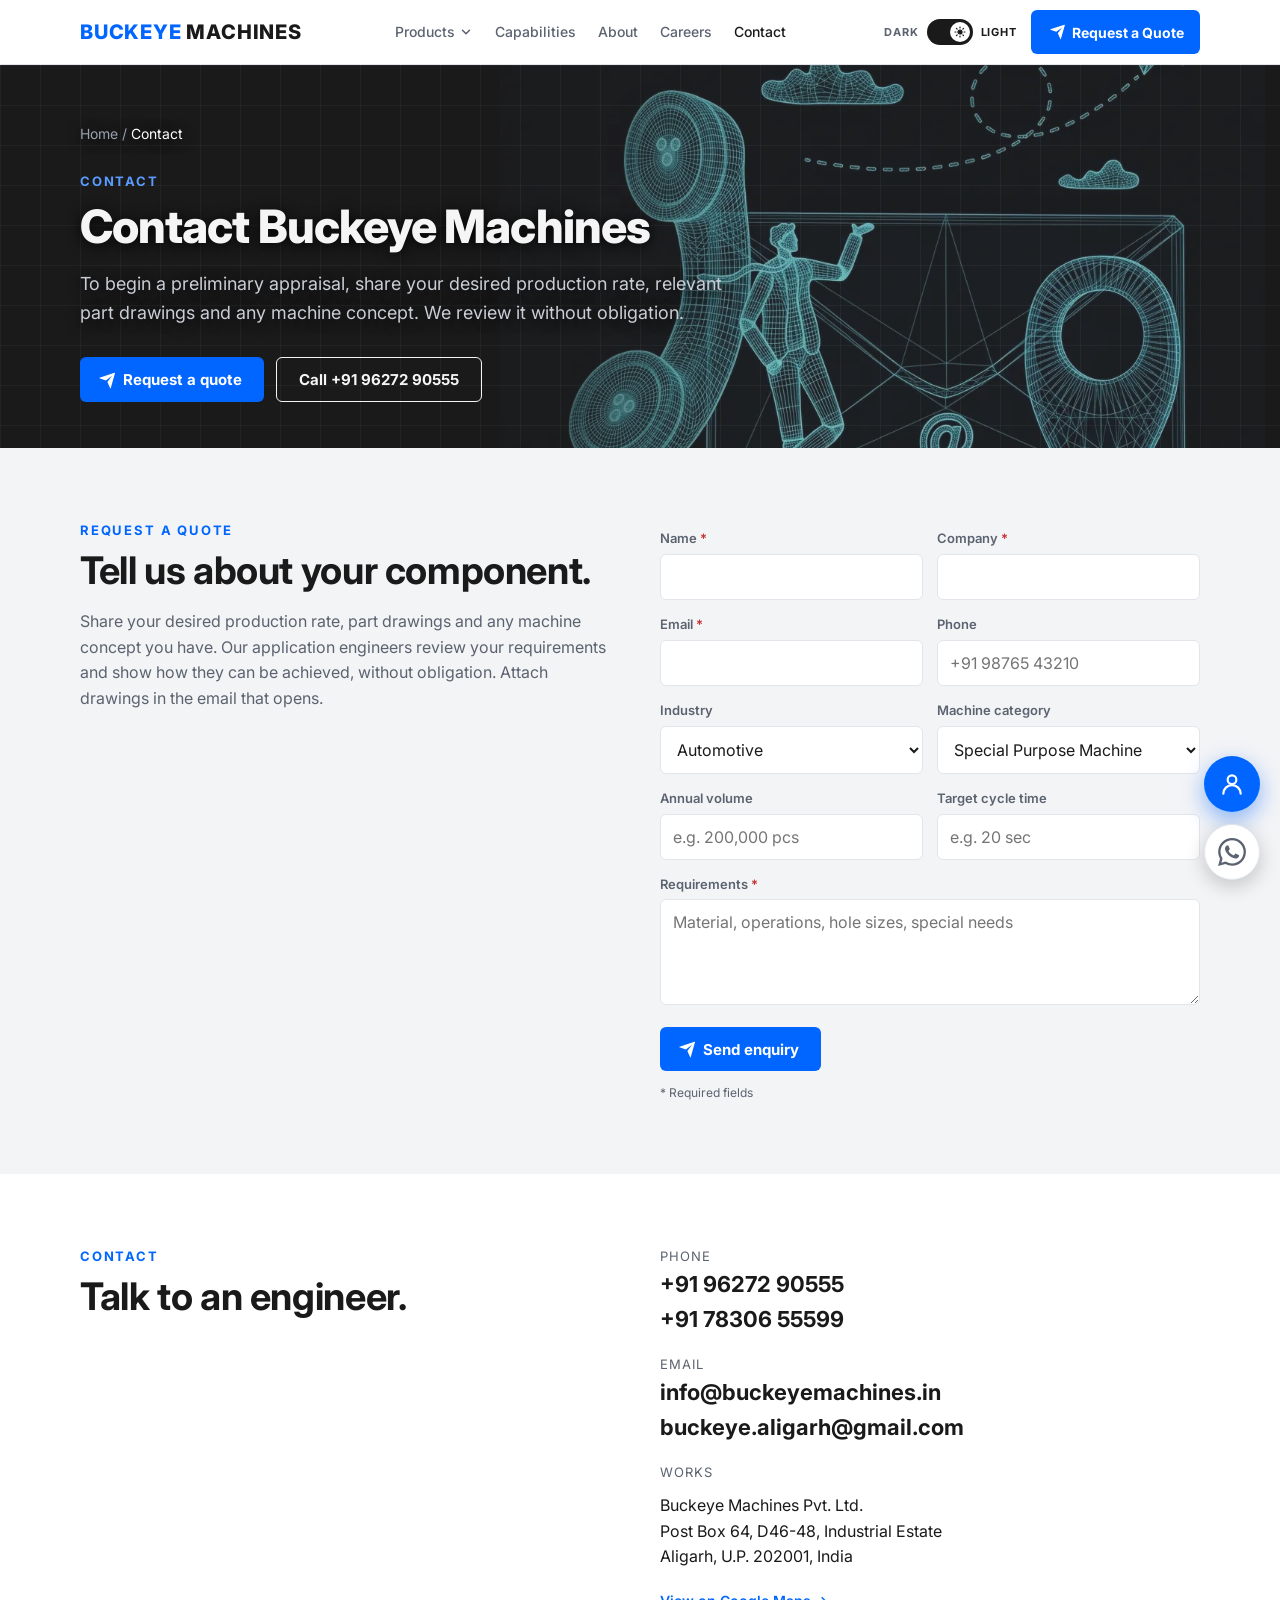
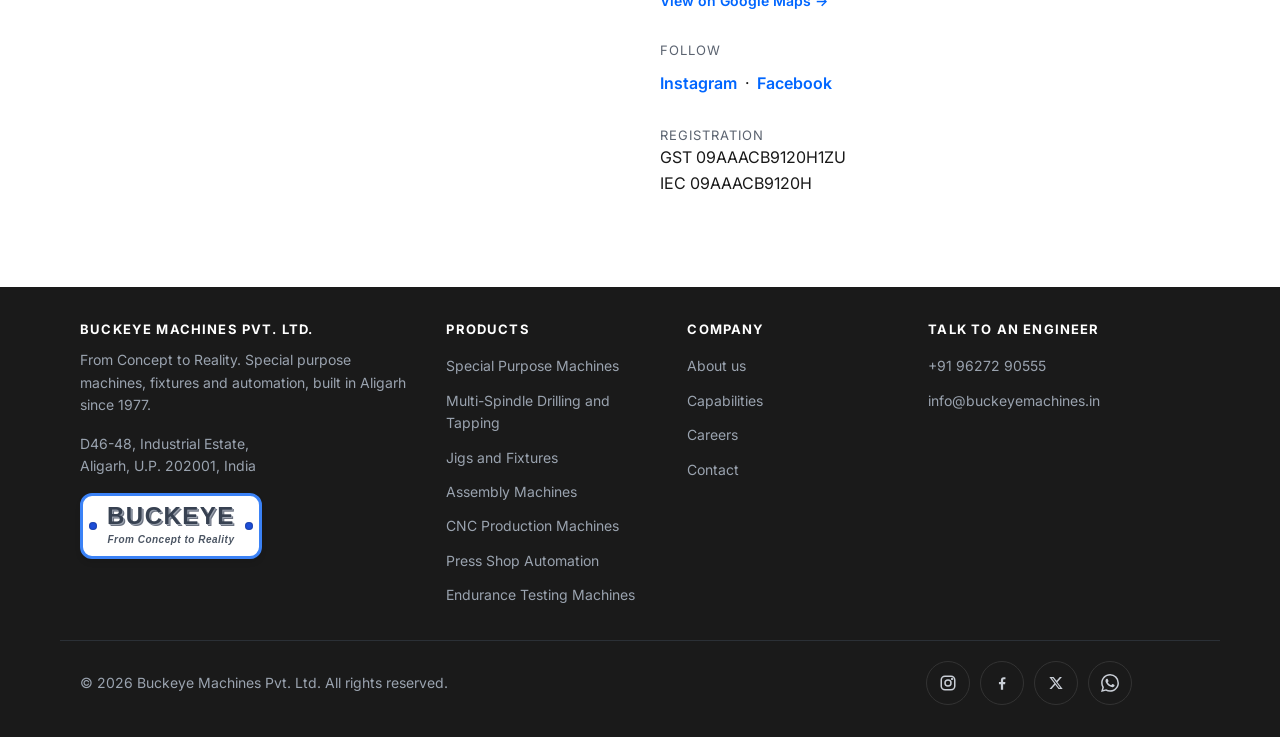
<file: contact-us.html>
<!DOCTYPE html>
<html lang="en-IN">
<head>
<meta charset="utf-8">
<meta name="viewport" content="width=device-width, initial-scale=1, viewport-fit=cover">
<title>Contact and Request a Quote | Buckeye Machines Aligarh</title>
<meta name="description" content="Request a quote from Buckeye Machines, Aligarh. Send production rate, part drawings and machine concept. Call +91 96272 90555 or email info@buckeyemachines.in.">
<meta name="robots" content="index, follow, max-image-preview:large">
<meta name="theme-color" content="#1a1a1a">
<link rel="canonical" href="https://buckeyemachines.in/contact-us.html">
<meta property="og:type" content="website"><meta property="og:site_name" content="Buckeye Machines"><meta property="og:title" content="Contact and Request a Quote | Buckeye Machines Aligarh"><meta property="og:description" content="Request a quote from Buckeye Machines, Aligarh. Send production rate, part drawings and machine concept. Call +91 96272 90555 or email info@buckeyemachines.in."><meta property="og:url" content="https://buckeyemachines.in/contact-us.html"><meta property="og:locale" content="en_IN">
<meta name="twitter:card" content="summary_large_image"><meta name="twitter:title" content="Contact and Request a Quote | Buckeye Machines Aligarh"><meta name="twitter:description" content="Request a quote from Buckeye Machines, Aligarh. Send production rate, part drawings and machine concept. Call +91 96272 90555 or email info@buckeyemachines.in.">
<script>try{var t=localStorage.getItem("bm-theme");if(t)document.documentElement.setAttribute("data-theme",t)}catch(e){}</script>
<link rel="preconnect" href="https://fonts.googleapis.com"><link rel="preconnect" href="https://fonts.gstatic.com" crossorigin>
<link rel="stylesheet" href="https://fonts.googleapis.com/css2?family=Inter:wght@400;500;600;700;800&display=swap">
<link rel="preload" as="image" href="images/contact-hero.webp">
<link rel="icon" href="favicon.svg" type="image/svg+xml">
<link rel="stylesheet" href="style.css">
<script type="application/ld+json">{"@context":"https://schema.org","@graph":[{"@type":["WebPage","ContactPage"],"@id":"https://buckeyemachines.in/contact-us.html#webpage","url":"https://buckeyemachines.in/contact-us.html","name":"Contact and Request a Quote | Buckeye Machines Aligarh","inLanguage":"en-IN","isPartOf":{"@type":"WebSite","name":"Buckeye Machines","url":"https://buckeyemachines.in/"},"breadcrumb":{"@id":"https://buckeyemachines.in/contact-us.html#crumbs"},"about":{"@id":"https://buckeyemachines.in/#org"}},{"@type":"BreadcrumbList","@id":"https://buckeyemachines.in/contact-us.html#crumbs","itemListElement":[{"@type":"ListItem","position":1,"name":"Home","item":"https://buckeyemachines.in/"},{"@type":"ListItem","position":2,"name":"Contact","item":"https://buckeyemachines.in/contact-us.html"}]},{"@type":["Organization","LocalBusiness"],"@id":"https://buckeyemachines.in/#org","name":"Buckeye Machines Pvt. Ltd.","alternateName":"Buckeye Machines","url":"https://buckeyemachines.in/","email":"info@buckeyemachines.in","telephone":"+91-9627290555","foundingDate":"1977","slogan":"From Concept to Reality","description":"Manufacturer of special purpose machines, multi-spindle drilling and tapping machines, fixtures, assembly machines, CNC production machines, press shop automation and endurance testing machines.","geo":{"@type":"GeoCoordinates","latitude":27.90483729725643,"longitude":78.0615991531954},"hasMap":"https://maps.app.goo.gl/Gg2htDbvVSRS2Ftr7","address":{"@type":"PostalAddress","streetAddress":"D46-48, Industrial Estate","addressLocality":"Aligarh","addressRegion":"Uttar Pradesh","postalCode":"202001","addressCountry":"IN"},"areaServed":["India","Bangladesh","Taiwan","Portugal"],"numberOfEmployees":{"@type":"QuantitativeValue","minValue":40,"maxValue":45},"contactPoint":{"@type":"ContactPoint","contactType":"sales","telephone":"+91-9627290555","email":"info@buckeyemachines.in","areaServed":"IN"},"sameAs":["https://www.instagram.com/buckeyemachines57/","https://twitter.com/BuckeyeMachines","https://www.facebook.com/profile.php?id=100081990784406"],"knowsAbout":["Special purpose machines","Multi-spindle drilling and tapping","Jigs and fixtures","Assembly automation","CNC production machines","Press shop automation","Endurance testing machines"],"hasOfferCatalog":{"@type":"OfferCatalog","name":"Machines and equipment","itemListElement":[{"@type":"OfferCatalog","name":"Special Purpose Machines"},{"@type":"OfferCatalog","name":"Multi-Spindle Drilling & Tapping Machines"},{"@type":"OfferCatalog","name":"Fixtures"},{"@type":"OfferCatalog","name":"Assembly Machines"},{"@type":"OfferCatalog","name":"CNC Production Machines"},{"@type":"OfferCatalog","name":"Press Shop Automation"},{"@type":"OfferCatalog","name":"Endurance Testing Machines"}]}}]}</script>
</head>
<body>
<a class="skip" href="#top">Skip to main content</a>
<header><div class="w nav"><a class="logo" href="index.html"><span>BUCKEYE</span> MACHINES</a><nav id="nv" aria-label="Main"><div class="dd"><a href="index.html#products" data-dd aria-haspopup="true">Products</a><button class="ddb" type="button" aria-label="Show product menu" aria-expanded="false"><svg viewBox="0 0 24 24" width="14" height="14" fill="none" stroke="currentColor" stroke-width="2.6" stroke-linecap="round" stroke-linejoin="round" aria-hidden="true"><path d="M6 9l6 6 6-6"/></svg></button><ul class="sub"><li><a href="index.html#products">All products</a></li><li><a href="special-purpose-machine.html">Special Purpose Machines</a></li><li><a href="drilling-machine.html">Multi-Spindle Drilling and Tapping</a></li><li><a href="fixture.html">Jigs and Fixtures</a></li><li><a href="assembly-machines.html">Assembly Machines</a></li><li><a href="cnc-production-machine.html">CNC Production Machines</a></li><li><a href="press-shop-automation.html">Press Shop Automation</a></li><li><a href="endurance-testing-machines.html">Endurance Testing Machines</a></li></ul></div><a href="capabilities.html">Capabilities</a><a href="about-us.html">About</a><a href="career.html">Careers</a><a href="contact-us.html" aria-current="page">Contact</a><a class="btn nvc btn-send" href="contact-us.html#rfq"><span class="sw1"><span class="sw2"><svg viewBox="0 0 24 24" aria-hidden="true"><path fill="currentColor" d="M1.946 9.315c-.522-.174-.527-.455.01-.634l19.087-6.362c.529-.176.832.12.684.638l-5.454 19.086c-.15.529-.455.547-.679.045L12 14l6-8-8 6-8.054-2.685z"/></svg></span></span><span class="bt">Request a Quote</span></a></nav><div class="hr"><button class="mb" id="mb" type="button" aria-label="Open menu" aria-expanded="false" aria-controls="nv"><svg viewBox="0 0 24 24" width="22" height="22" fill="none" stroke="currentColor" stroke-width="2.2" stroke-linecap="round" aria-hidden="true"><path d="M4 7h16M4 12h16M4 17h16"/></svg></button><button class="sw" id="tg" type="button" role="switch" aria-checked="false" aria-label="Toggle dark and light mode"><span class="sl sd">Dark</span><span class="tr"><span class="kn"><svg class="mo" viewBox="0 0 24 24" width="12" height="12" fill="currentColor" aria-hidden="true"><path d="M20 14.5A8.5 8.5 0 0 1 9.5 4a8.5 8.5 0 1 0 10.5 10.5z"/></svg><svg class="su" viewBox="0 0 24 24" width="12" height="12" fill="none" stroke="currentColor" stroke-width="2.4" stroke-linecap="round" aria-hidden="true"><circle cx="12" cy="12" r="4" fill="currentColor"/><path d="M12 2v2M12 20v2M2 12h2M20 12h2M4.9 4.9l1.4 1.4M17.7 17.7l1.4 1.4M4.9 19.1l1.4-1.4M17.7 6.3l1.4-1.4"/></svg></span></span><span class="sl sg">Light</span></button><a class="btn sm btn-send" href="contact-us.html#rfq"><span class="sw1"><span class="sw2"><svg viewBox="0 0 24 24" aria-hidden="true"><path fill="currentColor" d="M1.946 9.315c-.522-.174-.527-.455.01-.634l19.087-6.362c.529-.176.832.12.684.638l-5.454 19.086c-.15.529-.455.547-.679.045L12 14l6-8-8 6-8.054-2.685z"/></svg></span></span><span class="bt">Request a Quote</span></a></div></div></header>
<main id="top">
<section class="ph hbg hbg-contact"><div class="w"><div class="bc" role="navigation" aria-label="Breadcrumb"><a href="index.html">Home</a> / <span>Contact</span></div><div class="eyebrow">Contact</div><h1>Contact Buckeye Machines</h1><p class="lead">To begin a preliminary appraisal, share your desired production rate, relevant part drawings and any machine concept. We review it without obligation.</p><div class="cta"><a class="btn btn-send" href="#rfq"><span class="sw1"><span class="sw2"><svg viewBox="0 0 24 24" aria-hidden="true"><path fill="currentColor" d="M1.946 9.315c-.522-.174-.527-.455.01-.634l19.087-6.362c.529-.176.832.12.684.638l-5.454 19.086c-.15.529-.455.547-.679.045L12 14l6-8-8 6-8.054-2.685z"/></svg></span></span><span class="bt">Request a quote</span></a><a class="btn o" href="tel:+919627290555">Call +91 96272 90555</a></div></div></section><section class="alt" id="rfq"><div class="w two">
<div><div class="eyebrow">Request a quote</div><h2>Tell us about your component.</h2><p class="lead">Share your desired production rate, part drawings and any machine concept you have. Our application engineers review your requirements and show how they can be achieved, without obligation. Attach drawings in the email that opens.</p></div>
<form id="f" novalidate>
<div class="fld"><label for="n">Name <span class="rq" aria-hidden="true">*</span></label><input id="n" name="name" autocomplete="name" required aria-required="true" aria-describedby="n-e"><small class="er" id="n-e"></small></div>
<div class="fld"><label for="c">Company <span class="rq" aria-hidden="true">*</span></label><input id="c" name="company" autocomplete="organization" required aria-required="true" aria-describedby="c-e"><small class="er" id="c-e"></small></div>
<div class="fld"><label for="e">Email <span class="rq" aria-hidden="true">*</span></label><input id="e" name="email" type="email" autocomplete="email" required aria-required="true" aria-describedby="e-e"><small class="er" id="e-e"></small></div>
<div class="fld"><label for="p">Phone</label><input id="p" name="phone" type="tel" autocomplete="tel" inputmode="tel" placeholder="+91 98765 43210" aria-describedby="p-e"><small class="er" id="p-e"></small></div>
<div class="fld"><label for="i">Industry</label><select id="i"><option>Automotive</option><option>Tractor</option><option>Appliance</option><option>Fans</option><option>Sewing machine parts</option><option>Other</option></select></div>
<div class="fld"><label for="m">Machine category</label><select id="m"><option>Special Purpose Machine</option><option>Multi-Spindle Drilling &amp; Tapping</option><option>Fixture</option><option>Assembly Machine</option><option>CNC Production Machine</option><option>Press Shop Automation</option><option>Endurance Testing Machine</option><option>Not sure</option></select></div>
<div class="fld"><label for="q">Annual volume</label><input id="q" placeholder="e.g. 200,000 pcs"></div>
<div class="fld"><label for="t">Target cycle time</label><input id="t" placeholder="e.g. 20 sec"></div>
<div class="fld f"><label for="r">Requirements <span class="rq" aria-hidden="true">*</span></label><textarea id="r" rows="4" required aria-required="true" aria-describedby="r-e" placeholder="Material, operations, hole sizes, special needs"></textarea><small class="er" id="r-e"></small></div>
<div class="f"><button class="btn btn-send" type="submit"><span class="sw1"><span class="sw2"><svg viewBox="0 0 24 24" aria-hidden="true"><path fill="currentColor" d="M1.946 9.315c-.522-.174-.527-.455.01-.634l19.087-6.362c.529-.176.832.12.684.638l-5.454 19.086c-.15.529-.455.547-.679.045L12 14l6-8-8 6-8.054-2.685z"/></svg></span></span><span class="bt">Send enquiry</span></button><p class="fs" id="f-s" role="status" aria-live="polite"></p><p class="fn">* Required fields</p></div>
</form>
</div></section>

<section id="contact"><div class="w two ct">
<div><div class="eyebrow">Contact</div><h2>Talk to an engineer.</h2></div>
<div>
<p><small>Phone</small><a class="big" href="tel:+919627290555">+91 96272 90555</a><br><a class="big" href="tel:+917830655599">+91 78306 55599</a></p>
<p><small>Email</small><a class="big" href="mailto:info@buckeyemachines.in">info@buckeyemachines.in</a><br><a class="big" href="mailto:buckeye.aligarh@gmail.com">buckeye.aligarh@gmail.com</a></p>
<p><small>Works</small><a href="https://maps.app.goo.gl/Gg2htDbvVSRS2Ftr7" target="_blank" rel="noopener" aria-label="Open Buckeye Machines location in Google Maps">Buckeye Machines Pvt. Ltd.<br>Post Box 64, D46-48, Industrial Estate<br>Aligarh, U.P. 202001, India</a><br><a href="https://maps.app.goo.gl/Gg2htDbvVSRS2Ftr7" target="_blank" rel="noopener" style="font-weight:600;font-size:14px;color:var(--acc)">View on Google Maps →</a></p>
<p><small>Follow</small><a href="https://www.instagram.com/buckeyemachines57/" target="_blank" rel="noopener" style="font-weight:600;color:var(--acc)">Instagram</a> &nbsp;·&nbsp; <a href="https://www.facebook.com/profile.php?id=100081990784406" target="_blank" rel="noopener" style="font-weight:600;color:var(--acc)">Facebook</a></p>
<p><small>Registration</small>GST 09AAACB9120H1ZU<br>IEC 09AAACB9120H</p>
</div></div></section>

</main>
<footer><div class="w fg"><div><h3>Buckeye Machines Pvt. Ltd.</h3><p>From Concept to Reality. Special purpose machines, fixtures and automation, built in Aligarh since 1977.</p><p><a href="https://maps.app.goo.gl/Gg2htDbvVSRS2Ftr7" target="_blank" rel="noopener">D46-48, Industrial Estate,<br>Aligarh, U.P. 202001, India</a></p><p><a href="#" class="logo-badge"><span class="logo-text">BUCKEYE</span><span class="logo-tagline">From Concept to Reality</span></a></p></div><div><h3>Products</h3><ul><li><a href="special-purpose-machine.html">Special Purpose Machines</a></li><li><a href="drilling-machine.html">Multi-Spindle Drilling and Tapping</a></li><li><a href="fixture.html">Jigs and Fixtures</a></li><li><a href="assembly-machines.html">Assembly Machines</a></li><li><a href="cnc-production-machine.html">CNC Production Machines</a></li><li><a href="press-shop-automation.html">Press Shop Automation</a></li><li><a href="endurance-testing-machines.html">Endurance Testing Machines</a></li></ul></div><div><h3>Company</h3><ul><li><a href="about-us.html">About us</a></li><li><a href="capabilities.html">Capabilities</a></li><li><a href="career.html">Careers</a></li><li><a href="contact-us.html">Contact</a></li></ul></div><div><h3>Talk to an engineer</h3><p><a href="tel:+919627290555">+91 96272 90555</a><br><a href="mailto:info@buckeyemachines.in">info@buckeyemachines.in</a></p></div></div><div class="w fb"><span>© <span class="yr">2026</span> Buckeye Machines Pvt. Ltd. All rights reserved.</span><span class="so"><a href="https://www.instagram.com/buckeyemachines57/" target="_blank" rel="noopener" aria-label="Instagram"><svg viewBox="0 0 24 24" width="18" height="18" fill="none" stroke="currentColor" stroke-width="2" stroke-linecap="round" stroke-linejoin="round" aria-hidden="true"><rect x="3" y="3" width="18" height="18" rx="5"/><circle cx="12" cy="12" r="4"/><circle cx="17.5" cy="6.5" r=".6" fill="currentColor"/></svg></a><a href="https://www.facebook.com/profile.php?id=100081990784406" target="_blank" rel="noopener" aria-label="Facebook"><svg viewBox="0 0 24 24" width="18" height="18" fill="currentColor" aria-hidden="true"><path d="M13.5 21v-7.5h2.6l.4-3h-3V8.6c0-.9.3-1.5 1.5-1.5h1.6V4.4c-.3 0-1.2-.1-2.3-.1-2.3 0-3.8 1.4-3.8 3.9v2.3H7.9v3h2.6V21h3z"/></svg></a><a href="https://twitter.com/BuckeyeMachines" target="_blank" rel="noopener" aria-label="X"><svg viewBox="0 0 24 24" width="16" height="16" fill="currentColor" aria-hidden="true"><path d="M17.8 3h3.1l-6.8 7.7L22 21h-6.2l-4.9-6.4L5.3 21H2.2l7.3-8.3L2 3h6.4l4.4 5.8L17.8 3zm-1.1 16.2h1.7L7.4 4.7H5.6l11.1 14.5z"/></svg></a><a href="https://wa.me/919627290555?text=Hello%20Buckeye%20Machines%2C%20I%20would%20like%20to%20discuss%20a%20machine%20requirement." target="_blank" rel="noopener" aria-label="WhatsApp"><svg viewBox="0 0 24 24" width="18" height="18" fill="currentColor" aria-hidden="true"><path d="M17.472 14.382c-.297-.149-1.758-.867-2.03-.967-.273-.099-.471-.148-.67.15-.197.297-.767.966-.94 1.164-.173.199-.347.223-.644.075-.297-.15-1.255-.463-2.39-1.475-.883-.788-1.48-1.761-1.653-2.059-.173-.297-.018-.458.13-.606.134-.133.298-.347.446-.52.149-.174.198-.298.298-.497.099-.198.05-.371-.025-.52-.075-.149-.669-1.612-.916-2.207-.242-.579-.487-.5-.669-.51-.173-.008-.371-.01-.57-.01-.198 0-.52.074-.792.372-.272.297-1.04 1.016-1.04 2.479 0 1.462 1.065 2.875 1.213 3.074.149.198 2.096 3.2 5.077 4.487.709.306 1.262.489 1.694.625.712.227 1.36.195 1.871.118.571-.085 1.758-.719 2.006-1.413.248-.694.248-1.289.173-1.413-.074-.124-.272-.198-.57-.347m-5.421 7.403h-.004a9.87 9.87 0 01-5.031-1.378l-.361-.214-3.741.982.998-3.648-.235-.374a9.86 9.86 0 01-1.51-5.26c.001-5.45 4.436-9.884 9.888-9.884 2.64 0 5.122 1.03 6.988 2.898a9.825 9.825 0 012.893 6.994c-.003 5.45-4.437 9.884-9.885 9.884m8.413-18.297A11.815 11.815 0 0012.05 0C5.495 0 .16 5.335.157 11.892c0 2.096.547 4.142 1.588 5.945L.057 24l6.305-1.654a11.882 11.882 0 005.683 1.448h.005c6.554 0 11.89-5.335 11.893-11.893a11.821 11.821 0 00-3.48-8.413z"/></svg></a></span></div></footer>
<div class="cpw"><button class="cb" id="cb" type="button" aria-label="Contact information" aria-expanded="false" aria-controls="cp"><svg viewBox="0 0 24 24" width="26" height="26" fill="none" stroke="currentColor" stroke-width="2" stroke-linecap="round" stroke-linejoin="round" aria-hidden="true"><circle cx="12" cy="8" r="4"/><path d="M4 21a8 8 0 0116 0"/></svg></button><span class="cbl">Contact us</span></div><section class="cp" id="cp" role="dialog" aria-label="Contact information" aria-hidden="true"><div class="cph"><b>Contact Buckeye</b><button class="cpx" id="cpx" type="button" aria-label="Close contact information">✕</button></div><ul class="cpl"><li><span class="ci"><svg viewBox="0 0 24 24" width="17" height="17" fill="none" stroke="currentColor" stroke-width="2" stroke-linecap="round" stroke-linejoin="round" aria-hidden="true"><path d="M22 16.9v3a2 2 0 01-2.2 2 19.8 19.8 0 01-8.6-3.1 19.5 19.5 0 01-6-6A19.8 19.8 0 012.1 4.2 2 2 0 014.1 2h3a2 2 0 012 1.7c.1 1 .4 1.9.7 2.8a2 2 0 01-.5 2.1L8.1 9.9a16 16 0 006 6l1.3-1.3a2 2 0 012.1-.4c.9.3 1.8.6 2.8.7a2 2 0 011.7 2z"/></svg></span><span><a href="tel:+919627290555">+91 96272 90555</a><br><a href="tel:+917830655599">+91 78306 55599</a></span></li><li><span class="ci"><svg viewBox="0 0 24 24" width="17" height="17" fill="none" stroke="currentColor" stroke-width="2" stroke-linecap="round" stroke-linejoin="round" aria-hidden="true"><rect x="3" y="5" width="18" height="14" rx="2"/><path d="M3 7l9 6 9-6"/></svg></span><span><a href="mailto:info@buckeyemachines.in">info@buckeyemachines.in</a><br><a href="mailto:buckeye.aligarh@gmail.com">buckeye.aligarh@gmail.com</a></span></li><li><span class="ci"><svg viewBox="0 0 24 24" width="17" height="17" fill="none" stroke="currentColor" stroke-width="2" stroke-linecap="round" stroke-linejoin="round" aria-hidden="true"><path d="M12 21s-7-6.2-7-11a7 7 0 0114 0c0 4.8-7 11-7 11z"/><circle cx="12" cy="10" r="2.5"/></svg></span><span><a href="https://maps.app.goo.gl/Gg2htDbvVSRS2Ftr7" target="_blank" rel="noopener">D46-48, Industrial Estate, Aligarh 202001, U.P.</a></span></li></ul><div class="cps"><a href="https://wa.me/919627290555?text=Hello%20Buckeye%20Machines%2C%20I%20would%20like%20to%20discuss%20a%20machine%20requirement." target="_blank" rel="noopener"><svg viewBox="0 0 24 24" width="17" height="17" fill="currentColor" aria-hidden="true"><path d="M17.472 14.382c-.297-.149-1.758-.867-2.03-.967-.273-.099-.471-.148-.67.15-.197.297-.767.966-.94 1.164-.173.199-.347.223-.644.075-.297-.15-1.255-.463-2.39-1.475-.883-.788-1.48-1.761-1.653-2.059-.173-.297-.018-.458.13-.606.134-.133.298-.347.446-.52.149-.174.198-.298.298-.497.099-.198.05-.371-.025-.52-.075-.149-.669-1.612-.916-2.207-.242-.579-.487-.5-.669-.51-.173-.008-.371-.01-.57-.01-.198 0-.52.074-.792.372-.272.297-1.04 1.016-1.04 2.479 0 1.462 1.065 2.875 1.213 3.074.149.198 2.096 3.2 5.077 4.487.709.306 1.262.489 1.694.625.712.227 1.36.195 1.871.118.571-.085 1.758-.719 2.006-1.413.248-.694.248-1.289.173-1.413-.074-.124-.272-.198-.57-.347m-5.421 7.403h-.004a9.87 9.87 0 01-5.031-1.378l-.361-.214-3.741.982.998-3.648-.235-.374a9.86 9.86 0 01-1.51-5.26c.001-5.45 4.436-9.884 9.888-9.884 2.64 0 5.122 1.03 6.988 2.898a9.825 9.825 0 012.893 6.994c-.003 5.45-4.437 9.884-9.885 9.884m8.413-18.297A11.815 11.815 0 0012.05 0C5.495 0 .16 5.335.157 11.892c0 2.096.547 4.142 1.588 5.945L.057 24l6.305-1.654a11.882 11.882 0 005.683 1.448h.005c6.554 0 11.89-5.335 11.893-11.893a11.821 11.821 0 00-3.48-8.413z"/></svg><span>WhatsApp</span></a><a href="https://www.instagram.com/buckeyemachines57/" target="_blank" rel="noopener"><svg viewBox="0 0 24 24" width="17" height="17" fill="none" stroke="currentColor" stroke-width="2" stroke-linecap="round" stroke-linejoin="round" aria-hidden="true"><rect x="3" y="3" width="18" height="18" rx="5"/><circle cx="12" cy="12" r="4"/><circle cx="17.5" cy="6.5" r=".6" fill="currentColor"/></svg><span>@buckeyemachines57</span></a><a href="https://twitter.com/BuckeyeMachines" target="_blank" rel="noopener"><svg viewBox="0 0 24 24" width="15" height="15" fill="currentColor" aria-hidden="true"><path d="M17.8 3h3.1l-6.8 7.7L22 21h-6.2l-4.9-6.4L5.3 21H2.2l7.3-8.3L2 3h6.4l4.4 5.8L17.8 3zm-1.1 16.2h1.7L7.4 4.7H5.6l11.1 14.5z"/></svg><span>@BuckeyeMachines</span></a><a href="https://www.facebook.com/profile.php?id=100081990784406" target="_blank" rel="noopener"><svg viewBox="0 0 24 24" width="17" height="17" fill="currentColor" aria-hidden="true"><path d="M13.5 21v-7.5h2.6l.4-3h-3V8.6c0-.9.3-1.5 1.5-1.5h1.6V4.4c-.3 0-1.2-.1-2.3-.1-2.3 0-3.8 1.4-3.8 3.9v2.3H7.9v3h2.6V21h3z"/></svg><span>Buckeye Machines</span></a></div><a class="cpa" href="contact-us.html#rfq">Request a quote →</a></section>
<div class="wa"><a class="wb" href="https://wa.me/919627290555?text=Hello%20Buckeye%20Machines%2C%20I%20would%20like%20to%20discuss%20a%20machine%20requirement." target="_blank" rel="noopener" aria-label="Chat with Buckeye Machines on WhatsApp"><svg viewBox="0 0 24 24" width="28" height="28" fill="currentColor" aria-hidden="true"><path d="M17.472 14.382c-.297-.149-1.758-.867-2.03-.967-.273-.099-.471-.148-.67.15-.197.297-.767.966-.94 1.164-.173.199-.347.223-.644.075-.297-.15-1.255-.463-2.39-1.475-.883-.788-1.48-1.761-1.653-2.059-.173-.297-.018-.458.13-.606.134-.133.298-.347.446-.52.149-.174.198-.298.298-.497.099-.198.05-.371-.025-.52-.075-.149-.669-1.612-.916-2.207-.242-.579-.487-.5-.669-.51-.173-.008-.371-.01-.57-.01-.198 0-.52.074-.792.372-.272.297-1.04 1.016-1.04 2.479 0 1.462 1.065 2.875 1.213 3.074.149.198 2.096 3.2 5.077 4.487.709.306 1.262.489 1.694.625.712.227 1.36.195 1.871.118.571-.085 1.758-.719 2.006-1.413.248-.694.248-1.289.173-1.413-.074-.124-.272-.198-.57-.347m-5.421 7.403h-.004a9.87 9.87 0 01-5.031-1.378l-.361-.214-3.741.982.998-3.648-.235-.374a9.86 9.86 0 01-1.51-5.26c.001-5.45 4.436-9.884 9.888-9.884 2.64 0 5.122 1.03 6.988 2.898a9.825 9.825 0 012.893 6.994c-.003 5.45-4.437 9.884-9.885 9.884m8.413-18.297A11.815 11.815 0 0012.05 0C5.495 0 .16 5.335.157 11.892c0 2.096.547 4.142 1.588 5.945L.057 24l6.305-1.654a11.882 11.882 0 005.683 1.448h.005c6.554 0 11.89-5.335 11.893-11.893a11.821 11.821 0 00-3.48-8.413z"/></svg></a><span class="wl">Chat on WhatsApp</span></div>
<script src="site.js" defer></script>
</body>
</html>
</file>
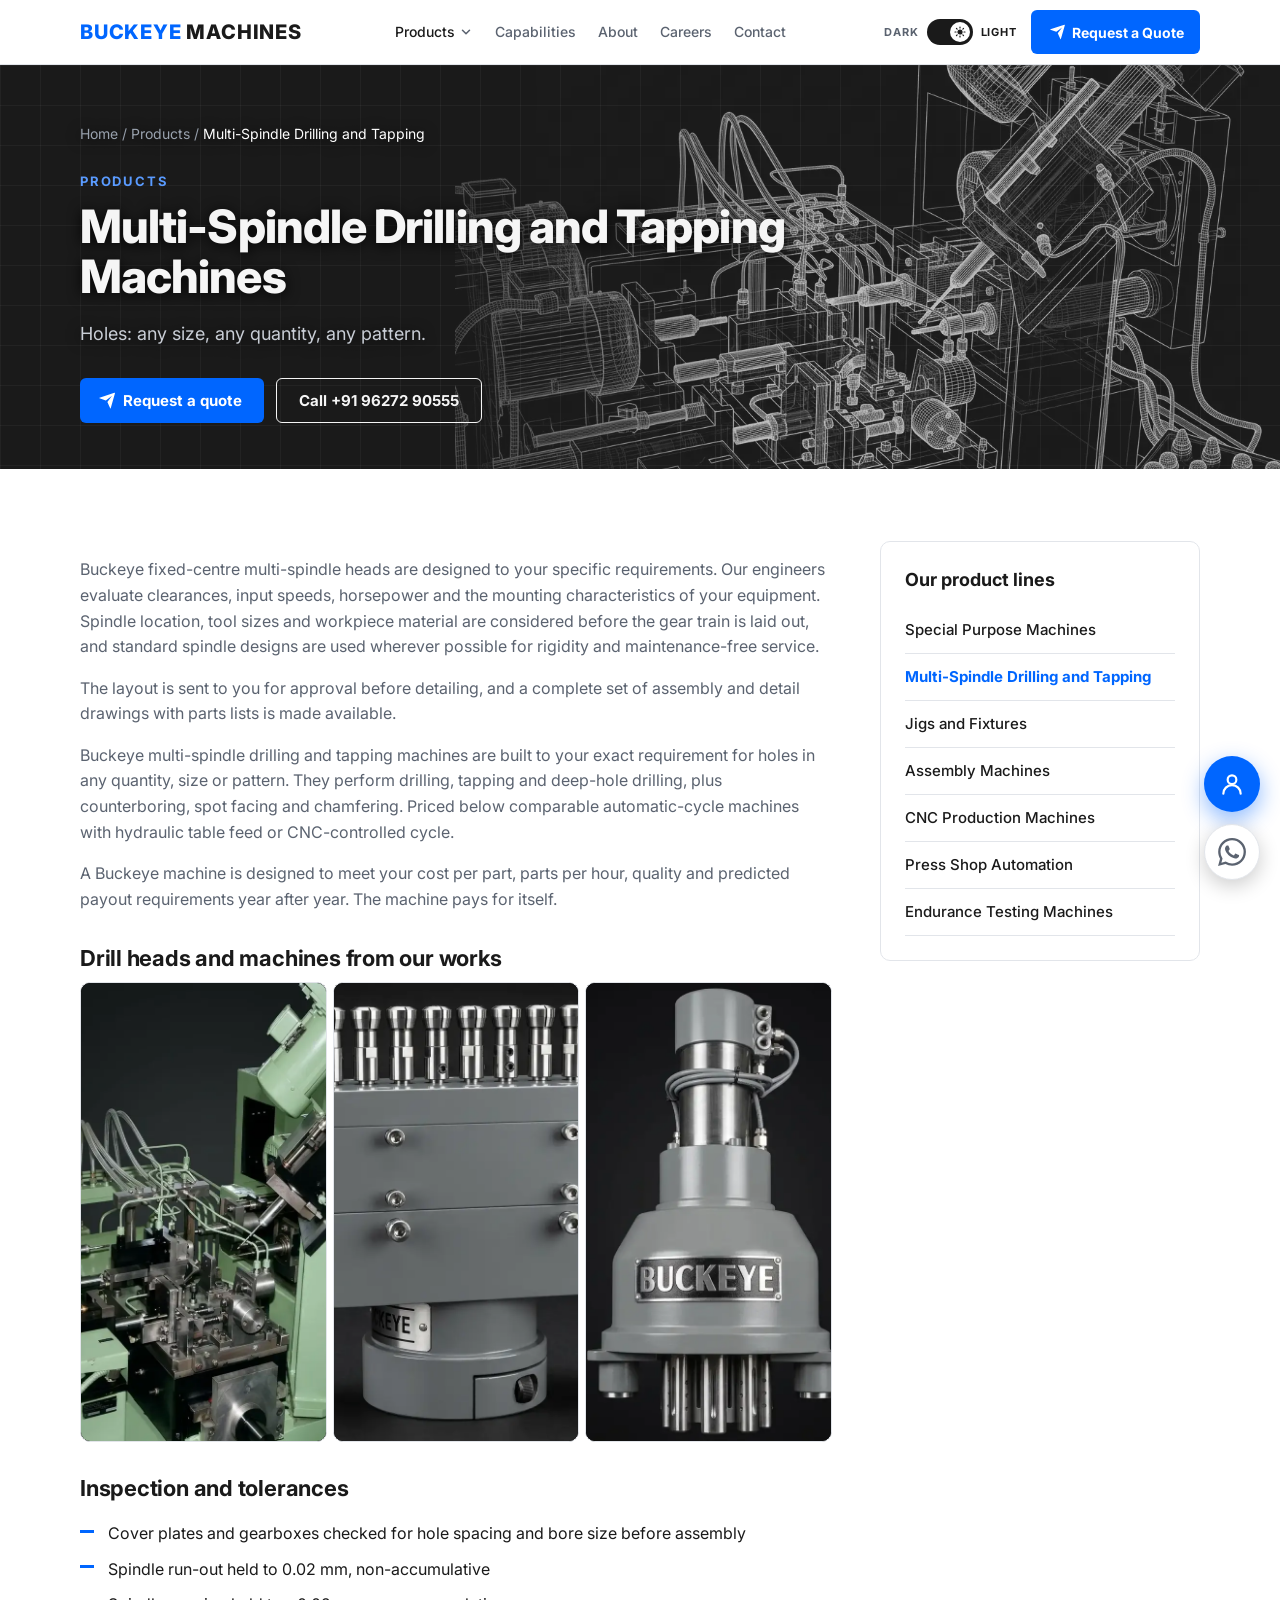
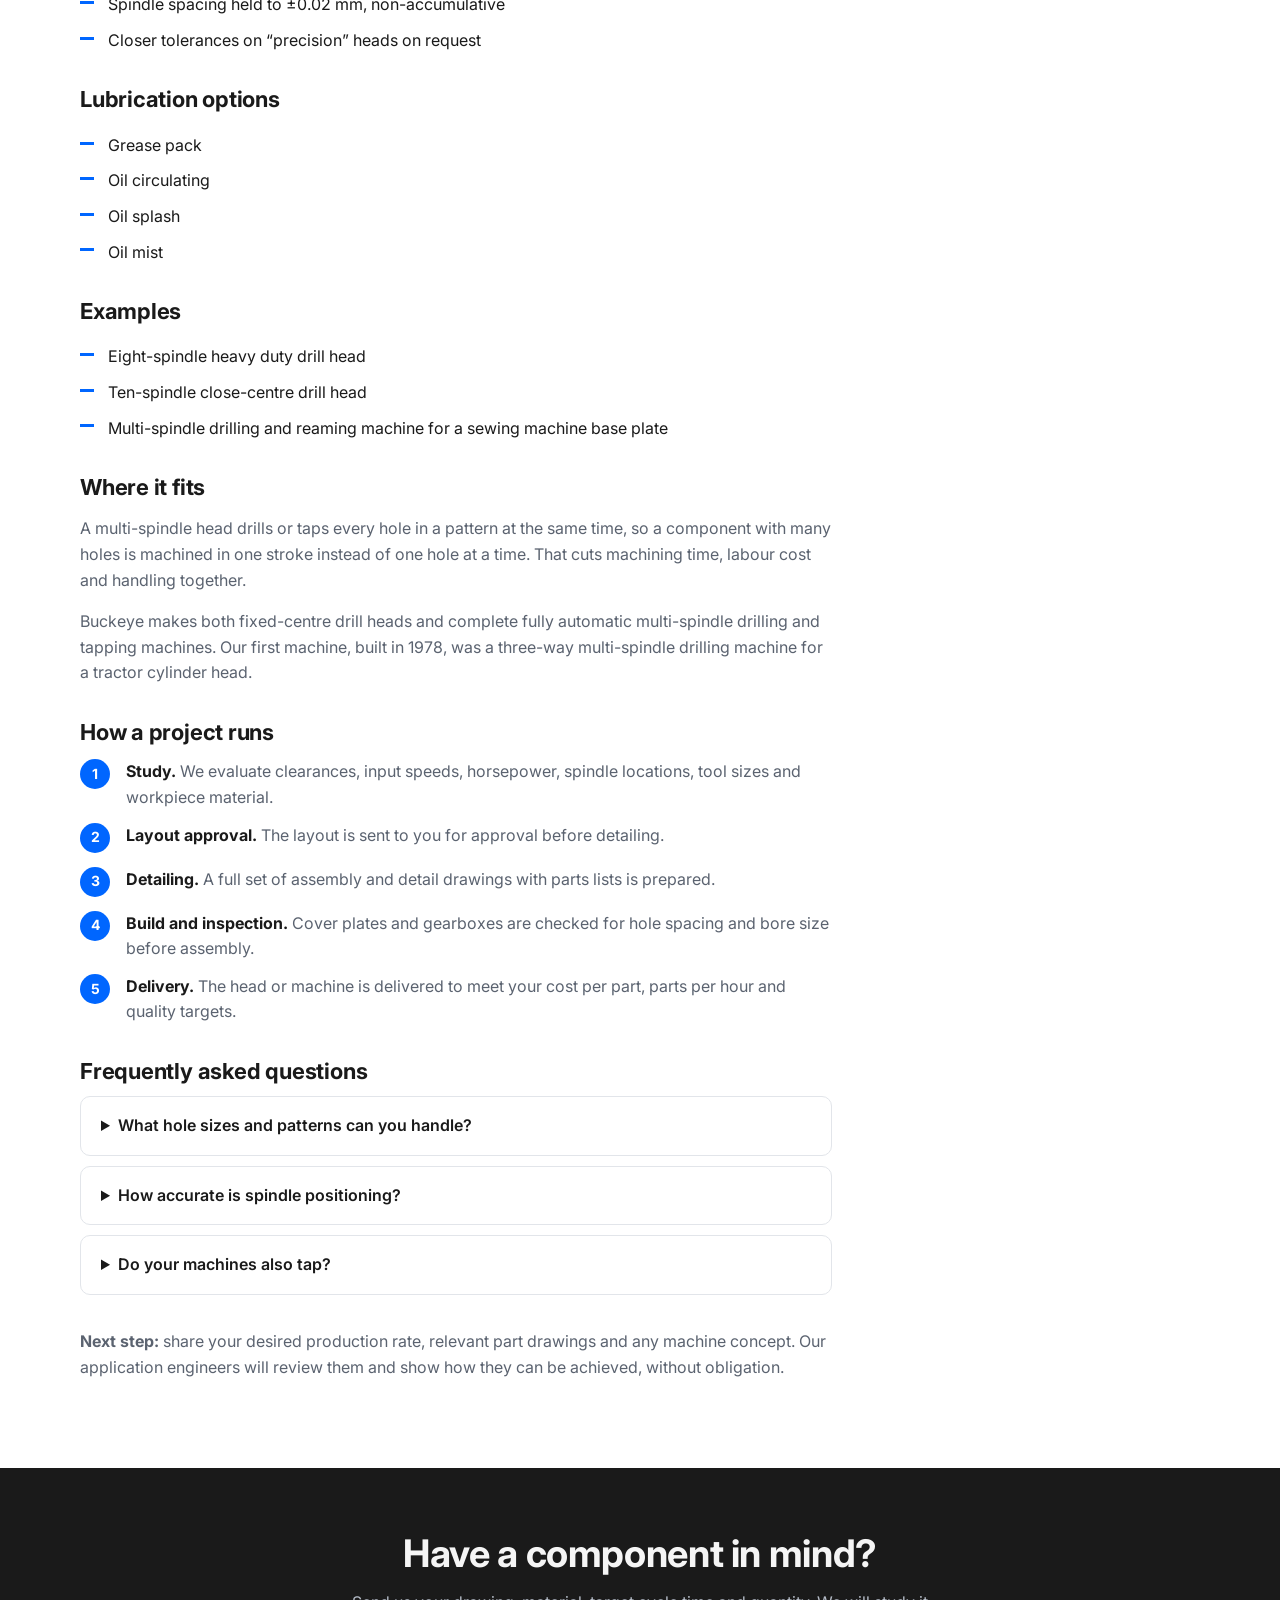
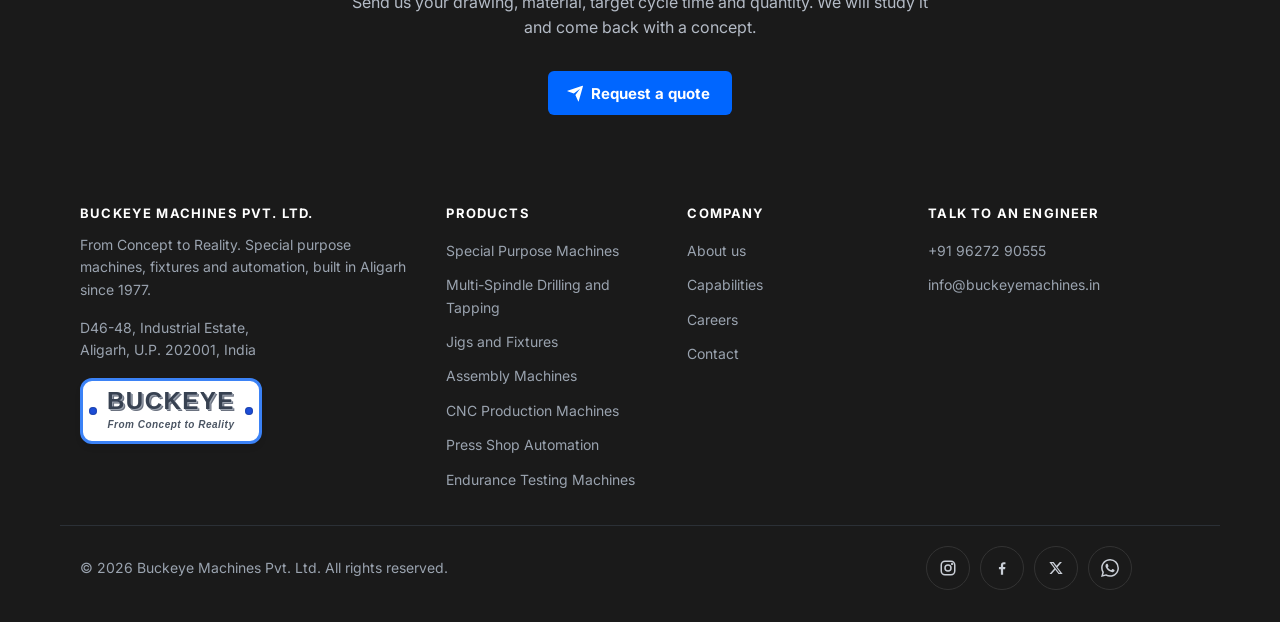
<file: drilling-machine.html>
<!DOCTYPE html>
<html lang="en-IN">
<head>
<meta charset="utf-8">
<meta name="viewport" content="width=device-width, initial-scale=1, viewport-fit=cover">
<title>Multi-Spindle Drilling &amp; Tapping Machines | Buckeye India</title>
<meta name="description" content="Multi-spindle drill heads and machines for holes of any size, quantity or pattern. Drilling, tapping, reaming, deep-hole. Spindle spacing within 0.02 mm.">
<meta name="robots" content="index, follow, max-image-preview:large">
<meta name="theme-color" content="#1a1a1a">
<link rel="canonical" href="https://buckeyemachines.in/drilling-machine.html">
<meta property="og:type" content="website"><meta property="og:site_name" content="Buckeye Machines"><meta property="og:title" content="Multi-Spindle Drilling &amp; Tapping Machines | Buckeye India"><meta property="og:description" content="Multi-spindle drill heads and machines for holes of any size, quantity or pattern. Drilling, tapping, reaming, deep-hole. Spindle spacing within 0.02 mm."><meta property="og:url" content="https://buckeyemachines.in/drilling-machine.html"><meta property="og:locale" content="en_IN">
<meta name="twitter:card" content="summary_large_image"><meta name="twitter:title" content="Multi-Spindle Drilling &amp; Tapping Machines | Buckeye India"><meta name="twitter:description" content="Multi-spindle drill heads and machines for holes of any size, quantity or pattern. Drilling, tapping, reaming, deep-hole. Spindle spacing within 0.02 mm.">
<script>try{var t=localStorage.getItem("bm-theme");if(t)document.documentElement.setAttribute("data-theme",t)}catch(e){}</script>
<link rel="preconnect" href="https://fonts.googleapis.com"><link rel="preconnect" href="https://fonts.gstatic.com" crossorigin>
<link rel="stylesheet" href="https://fonts.googleapis.com/css2?family=Inter:wght@400;500;600;700;800&display=swap">
<link rel="preload" as="image" href="images/drill-hero.webp">
<link rel="icon" href="favicon.svg" type="image/svg+xml">
<link rel="stylesheet" href="style.css">
<script type="application/ld+json">{"@context":"https://schema.org","@graph":[{"@type":"WebPage","@id":"https://buckeyemachines.in/drilling-machine.html#webpage","url":"https://buckeyemachines.in/drilling-machine.html","name":"Multi-Spindle Drilling & Tapping Machines | Buckeye India","inLanguage":"en-IN","isPartOf":{"@type":"WebSite","name":"Buckeye Machines","url":"https://buckeyemachines.in/"},"breadcrumb":{"@id":"https://buckeyemachines.in/drilling-machine.html#crumbs"}},{"@type":"BreadcrumbList","@id":"https://buckeyemachines.in/drilling-machine.html#crumbs","itemListElement":[{"@type":"ListItem","position":1,"name":"Home","item":"https://buckeyemachines.in/"},{"@type":"ListItem","position":2,"name":"Products","item":"https://buckeyemachines.in/index.html#products"},{"@type":"ListItem","position":3,"name":"Multi-Spindle Drilling and Tapping","item":"https://buckeyemachines.in/drilling-machine.html"}]},{"@type":"Service","@id":"https://buckeyemachines.in/drilling-machine.html#service","name":"Multi-Spindle Drilling and Tapping Machines","serviceType":"Multi-Spindle Drilling and Tapping","description":"Multi-spindle drill heads and machines for holes of any size, quantity or pattern. Drilling, tapping, reaming, deep-hole. Spindle spacing within 0.02 mm.","url":"https://buckeyemachines.in/drilling-machine.html","areaServed":"IN","provider":{"@type":"Organization","name":"Buckeye Machines Pvt. Ltd.","url":"https://buckeyemachines.in/"}},{"@type":"FAQPage","mainEntity":[{"@type":"Question","name":"What hole sizes and patterns can you handle?","acceptedAnswer":{"@type":"Answer","text":"Any size, quantity or pattern. Heads are designed to your specific hole pattern after we review clearances, speeds, horsepower and mounting characteristics."}},{"@type":"Question","name":"How accurate is spindle positioning?","acceptedAnswer":{"@type":"Answer","text":"Spindle run-out is held to 0.02 mm and spindle spacing to ±0.02 mm, both non-accumulative. Closer tolerances are available on request on precision heads."}},{"@type":"Question","name":"Do your machines also tap?","acceptedAnswer":{"@type":"Answer","text":"Yes. Machines are available for multi-spindle drilling, tapping, or drilling and tapping together, plus reaming, counterboring, countersinking, spot facing, chamfering and deep-hole drilling."}}]}]}</script>
</head>
<body>
<a class="skip" href="#top">Skip to main content</a>
<header><div class="w nav"><a class="logo" href="index.html"><span>BUCKEYE</span> MACHINES</a><nav id="nv" aria-label="Main"><div class="dd"><a href="index.html#products" data-dd aria-haspopup="true" aria-current="page">Products</a><button class="ddb" type="button" aria-label="Show product menu" aria-expanded="false"><svg viewBox="0 0 24 24" width="14" height="14" fill="none" stroke="currentColor" stroke-width="2.6" stroke-linecap="round" stroke-linejoin="round" aria-hidden="true"><path d="M6 9l6 6 6-6"/></svg></button><ul class="sub"><li><a href="index.html#products">All products</a></li><li><a href="special-purpose-machine.html">Special Purpose Machines</a></li><li><a href="drilling-machine.html" aria-current="page">Multi-Spindle Drilling and Tapping</a></li><li><a href="fixture.html">Jigs and Fixtures</a></li><li><a href="assembly-machines.html">Assembly Machines</a></li><li><a href="cnc-production-machine.html">CNC Production Machines</a></li><li><a href="press-shop-automation.html">Press Shop Automation</a></li><li><a href="endurance-testing-machines.html">Endurance Testing Machines</a></li></ul></div><a href="capabilities.html">Capabilities</a><a href="about-us.html">About</a><a href="career.html">Careers</a><a href="contact-us.html">Contact</a><a class="btn nvc btn-send" href="contact-us.html#rfq"><span class="sw1"><span class="sw2"><svg viewBox="0 0 24 24" aria-hidden="true"><path fill="currentColor" d="M1.946 9.315c-.522-.174-.527-.455.01-.634l19.087-6.362c.529-.176.832.12.684.638l-5.454 19.086c-.15.529-.455.547-.679.045L12 14l6-8-8 6-8.054-2.685z"/></svg></span></span><span class="bt">Request a Quote</span></a></nav><div class="hr"><button class="mb" id="mb" type="button" aria-label="Open menu" aria-expanded="false" aria-controls="nv"><svg viewBox="0 0 24 24" width="22" height="22" fill="none" stroke="currentColor" stroke-width="2.2" stroke-linecap="round" aria-hidden="true"><path d="M4 7h16M4 12h16M4 17h16"/></svg></button><button class="sw" id="tg" type="button" role="switch" aria-checked="false" aria-label="Toggle dark and light mode"><span class="sl sd">Dark</span><span class="tr"><span class="kn"><svg class="mo" viewBox="0 0 24 24" width="12" height="12" fill="currentColor" aria-hidden="true"><path d="M20 14.5A8.5 8.5 0 0 1 9.5 4a8.5 8.5 0 1 0 10.5 10.5z"/></svg><svg class="su" viewBox="0 0 24 24" width="12" height="12" fill="none" stroke="currentColor" stroke-width="2.4" stroke-linecap="round" aria-hidden="true"><circle cx="12" cy="12" r="4" fill="currentColor"/><path d="M12 2v2M12 20v2M2 12h2M20 12h2M4.9 4.9l1.4 1.4M17.7 17.7l1.4 1.4M4.9 19.1l1.4-1.4M17.7 6.3l1.4-1.4"/></svg></span></span><span class="sl sg">Light</span></button><a class="btn sm btn-send" href="contact-us.html#rfq"><span class="sw1"><span class="sw2"><svg viewBox="0 0 24 24" aria-hidden="true"><path fill="currentColor" d="M1.946 9.315c-.522-.174-.527-.455.01-.634l19.087-6.362c.529-.176.832.12.684.638l-5.454 19.086c-.15.529-.455.547-.679.045L12 14l6-8-8 6-8.054-2.685z"/></svg></span></span><span class="bt">Request a Quote</span></a></div></div></header>
<main id="top">
<section class="ph hbg hbg-drill"><div class="w"><div class="bc" role="navigation" aria-label="Breadcrumb"><a href="index.html">Home</a> / <a href="index.html#products">Products</a> / <span>Multi-Spindle Drilling and Tapping</span></div><div class="eyebrow">Products</div><h1>Multi-Spindle Drilling and Tapping Machines</h1><p class="lead">Holes: any size, any quantity, any pattern.</p><div class="cta"><a class="btn btn-send" href="contact-us.html?m=Multi-Spindle%20Drilling%20%26%20Tapping#rfq"><span class="sw1"><span class="sw2"><svg viewBox="0 0 24 24" aria-hidden="true"><path fill="currentColor" d="M1.946 9.315c-.522-.174-.527-.455.01-.634l19.087-6.362c.529-.176.832.12.684.638l-5.454 19.086c-.15.529-.455.547-.679.045L12 14l6-8-8 6-8.054-2.685z"/></svg></span></span><span class="bt">Request a quote</span></a><a class="btn o" href="tel:+919627290555">Call +91 96272 90555</a></div></div></section><section><div class="w pg"><article><p>Buckeye fixed-centre multi-spindle heads are designed to your specific requirements. Our engineers evaluate clearances, input speeds, horsepower and the mounting characteristics of your equipment. Spindle location, tool sizes and workpiece material are considered before the gear train is laid out, and standard spindle designs are used wherever possible for rigidity and maintenance-free service.</p><p>The layout is sent to you for approval before detailing, and a complete set of assembly and detail drawings with parts lists is made available.</p><p>Buckeye multi-spindle drilling and tapping machines are built to your exact requirement for holes in any quantity, size or pattern. They perform drilling, tapping and deep-hole drilling, plus counterboring, spot facing and chamfering. Priced below comparable automatic-cycle machines with hydraulic table feed or CNC-controlled cycle.</p><p>A Buckeye machine is designed to meet your cost per part, parts per hour, quality and predicted payout requirements year after year. The machine pays for itself.</p><h2>Drill heads and machines from our works</h2><div class="gx" role="group" aria-label="Photo gallery of machines built by Buckeye"><figure tabindex="0"><img src="images/multi-spindle-drilling-reaming-machine-sewing-machine-base-plate.webp" alt="Green custom designed multi-spindle drilling and reaming machine for a sewing machine base plate, with angled spindle head and push-button panel" width="1133" height="944" loading="lazy" decoding="async"><figcaption>Custom Designed Multi spindle Drilling &amp; reaming Machine. For Sewing Machine Base Plate.</figcaption></figure><figure tabindex="0"><img src="images/ten-spindle-close-center-drill-head.webp" alt="Grey ten spindle close center drill head with ten collets in a row on top of the gearbox" width="1133" height="944" loading="lazy" decoding="async"><figcaption>Ten Spindle Close Center Drill Head.</figcaption></figure><figure tabindex="0"><img src="images/eight-spindle-heavy-duty-drill-head.webp" alt="Grey eight spindle heavy duty drill head with BUCKEYE nameplate and spindles projecting from the base" width="1133" height="944" loading="lazy" decoding="async"><figcaption>Eight Spindle Heavy Duty Drill Head.</figcaption></figure></div><h2>Inspection and tolerances</h2><ul class="ck"><li>Cover plates and gearboxes checked for hole spacing and bore size before assembly</li><li>Spindle run-out held to 0.02 mm, non-accumulative</li><li>Spindle spacing held to ±0.02 mm, non-accumulative</li><li>Closer tolerances on “precision” heads on request</li></ul><h2>Lubrication options</h2><ul class="ck"><li>Grease pack</li><li>Oil circulating</li><li>Oil splash</li><li>Oil mist</li></ul><h2>Examples</h2><ul class="ck"><li>Eight-spindle heavy duty drill head</li><li>Ten-spindle close-centre drill head</li><li>Multi-spindle drilling and reaming machine for a sewing machine base plate</li></ul><h2>Where it fits</h2><p>A multi-spindle head drills or taps every hole in a pattern at the same time, so a component with many holes is machined in one stroke instead of one hole at a time. That cuts machining time, labour cost and handling together.</p><p>Buckeye makes both fixed-centre drill heads and complete fully automatic multi-spindle drilling and tapping machines. Our first machine, built in 1978, was a three-way multi-spindle drilling machine for a tractor cylinder head.</p><h2>How a project runs</h2><ol class="st"><li><b>Study.</b> We evaluate clearances, input speeds, horsepower, spindle locations, tool sizes and workpiece material.</li><li><b>Layout approval.</b> The layout is sent to you for approval before detailing.</li><li><b>Detailing.</b> A full set of assembly and detail drawings with parts lists is prepared.</li><li><b>Build and inspection.</b> Cover plates and gearboxes are checked for hole spacing and bore size before assembly.</li><li><b>Delivery.</b> The head or machine is delivered to meet your cost per part, parts per hour and quality targets.</li></ol><h2>Frequently asked questions</h2><div class="fq"><details><summary>What hole sizes and patterns can you handle?</summary><p>Any size, quantity or pattern. Heads are designed to your specific hole pattern after we review clearances, speeds, horsepower and mounting characteristics.</p></details><details><summary>How accurate is spindle positioning?</summary><p>Spindle run-out is held to 0.02 mm and spindle spacing to ±0.02 mm, both non-accumulative. Closer tolerances are available on request on precision heads.</p></details><details><summary>Do your machines also tap?</summary><p>Yes. Machines are available for multi-spindle drilling, tapping, or drilling and tapping together, plus reaming, counterboring, countersinking, spot facing, chamfering and deep-hole drilling.</p></details></div><p style="margin-top:34px"><b>Next step:</b> share your desired production rate, relevant part drawings and any machine concept. Our application engineers will review them and show how they can be achieved, without obligation.</p></article><aside><div class="card"><h3>Our product lines</h3><ul class="pl"><li><a href="special-purpose-machine.html">Special Purpose Machines</a></li><li><a href="drilling-machine.html" aria-current="page">Multi-Spindle Drilling and Tapping</a></li><li><a href="fixture.html">Jigs and Fixtures</a></li><li><a href="assembly-machines.html">Assembly Machines</a></li><li><a href="cnc-production-machine.html">CNC Production Machines</a></li><li><a href="press-shop-automation.html">Press Shop Automation</a></li><li><a href="endurance-testing-machines.html">Endurance Testing Machines</a></li></ul></div></aside></div></section><section class="band"><div class="w"><h2>Have a component in mind?</h2><p>Send us your drawing, material, target cycle time and quantity. We will study it and come back with a concept.</p><div class="cta"><a class="btn btn-send" href="contact-us.html#rfq"><span class="sw1"><span class="sw2"><svg viewBox="0 0 24 24" aria-hidden="true"><path fill="currentColor" d="M1.946 9.315c-.522-.174-.527-.455.01-.634l19.087-6.362c.529-.176.832.12.684.638l-5.454 19.086c-.15.529-.455.547-.679.045L12 14l6-8-8 6-8.054-2.685z"/></svg></span></span><span class="bt">Request a quote</span></a></div></div></section>
</main>
<footer><div class="w fg"><div><h3>Buckeye Machines Pvt. Ltd.</h3><p>From Concept to Reality. Special purpose machines, fixtures and automation, built in Aligarh since 1977.</p><p><a href="https://maps.app.goo.gl/Gg2htDbvVSRS2Ftr7" target="_blank" rel="noopener">D46-48, Industrial Estate,<br>Aligarh, U.P. 202001, India</a></p><p><a href="#" class="logo-badge"><span class="logo-text">BUCKEYE</span><span class="logo-tagline">From Concept to Reality</span></a></p></div><div><h3>Products</h3><ul><li><a href="special-purpose-machine.html">Special Purpose Machines</a></li><li><a href="drilling-machine.html">Multi-Spindle Drilling and Tapping</a></li><li><a href="fixture.html">Jigs and Fixtures</a></li><li><a href="assembly-machines.html">Assembly Machines</a></li><li><a href="cnc-production-machine.html">CNC Production Machines</a></li><li><a href="press-shop-automation.html">Press Shop Automation</a></li><li><a href="endurance-testing-machines.html">Endurance Testing Machines</a></li></ul></div><div><h3>Company</h3><ul><li><a href="about-us.html">About us</a></li><li><a href="capabilities.html">Capabilities</a></li><li><a href="career.html">Careers</a></li><li><a href="contact-us.html">Contact</a></li></ul></div><div><h3>Talk to an engineer</h3><p><a href="tel:+919627290555">+91 96272 90555</a><br><a href="mailto:info@buckeyemachines.in">info@buckeyemachines.in</a></p></div></div><div class="w fb"><span>© <span class="yr">2026</span> Buckeye Machines Pvt. Ltd. All rights reserved.</span><span class="so"><a href="https://www.instagram.com/buckeyemachines57/" target="_blank" rel="noopener" aria-label="Instagram"><svg viewBox="0 0 24 24" width="18" height="18" fill="none" stroke="currentColor" stroke-width="2" stroke-linecap="round" stroke-linejoin="round" aria-hidden="true"><rect x="3" y="3" width="18" height="18" rx="5"/><circle cx="12" cy="12" r="4"/><circle cx="17.5" cy="6.5" r=".6" fill="currentColor"/></svg></a><a href="https://www.facebook.com/profile.php?id=100081990784406" target="_blank" rel="noopener" aria-label="Facebook"><svg viewBox="0 0 24 24" width="18" height="18" fill="currentColor" aria-hidden="true"><path d="M13.5 21v-7.5h2.6l.4-3h-3V8.6c0-.9.3-1.5 1.5-1.5h1.6V4.4c-.3 0-1.2-.1-2.3-.1-2.3 0-3.8 1.4-3.8 3.9v2.3H7.9v3h2.6V21h3z"/></svg></a><a href="https://twitter.com/BuckeyeMachines" target="_blank" rel="noopener" aria-label="X"><svg viewBox="0 0 24 24" width="16" height="16" fill="currentColor" aria-hidden="true"><path d="M17.8 3h3.1l-6.8 7.7L22 21h-6.2l-4.9-6.4L5.3 21H2.2l7.3-8.3L2 3h6.4l4.4 5.8L17.8 3zm-1.1 16.2h1.7L7.4 4.7H5.6l11.1 14.5z"/></svg></a><a href="https://wa.me/919627290555?text=Hello%20Buckeye%20Machines%2C%20I%20would%20like%20to%20discuss%20a%20machine%20requirement." target="_blank" rel="noopener" aria-label="WhatsApp"><svg viewBox="0 0 24 24" width="18" height="18" fill="currentColor" aria-hidden="true"><path d="M17.472 14.382c-.297-.149-1.758-.867-2.03-.967-.273-.099-.471-.148-.67.15-.197.297-.767.966-.94 1.164-.173.199-.347.223-.644.075-.297-.15-1.255-.463-2.39-1.475-.883-.788-1.48-1.761-1.653-2.059-.173-.297-.018-.458.13-.606.134-.133.298-.347.446-.52.149-.174.198-.298.298-.497.099-.198.05-.371-.025-.52-.075-.149-.669-1.612-.916-2.207-.242-.579-.487-.5-.669-.51-.173-.008-.371-.01-.57-.01-.198 0-.52.074-.792.372-.272.297-1.04 1.016-1.04 2.479 0 1.462 1.065 2.875 1.213 3.074.149.198 2.096 3.2 5.077 4.487.709.306 1.262.489 1.694.625.712.227 1.36.195 1.871.118.571-.085 1.758-.719 2.006-1.413.248-.694.248-1.289.173-1.413-.074-.124-.272-.198-.57-.347m-5.421 7.403h-.004a9.87 9.87 0 01-5.031-1.378l-.361-.214-3.741.982.998-3.648-.235-.374a9.86 9.86 0 01-1.51-5.26c.001-5.45 4.436-9.884 9.888-9.884 2.64 0 5.122 1.03 6.988 2.898a9.825 9.825 0 012.893 6.994c-.003 5.45-4.437 9.884-9.885 9.884m8.413-18.297A11.815 11.815 0 0012.05 0C5.495 0 .16 5.335.157 11.892c0 2.096.547 4.142 1.588 5.945L.057 24l6.305-1.654a11.882 11.882 0 005.683 1.448h.005c6.554 0 11.89-5.335 11.893-11.893a11.821 11.821 0 00-3.48-8.413z"/></svg></a></span></div></footer>
<div class="cpw"><button class="cb" id="cb" type="button" aria-label="Contact information" aria-expanded="false" aria-controls="cp"><svg viewBox="0 0 24 24" width="26" height="26" fill="none" stroke="currentColor" stroke-width="2" stroke-linecap="round" stroke-linejoin="round" aria-hidden="true"><circle cx="12" cy="8" r="4"/><path d="M4 21a8 8 0 0116 0"/></svg></button><span class="cbl">Contact us</span></div><section class="cp" id="cp" role="dialog" aria-label="Contact information" aria-hidden="true"><div class="cph"><b>Contact Buckeye</b><button class="cpx" id="cpx" type="button" aria-label="Close contact information">✕</button></div><ul class="cpl"><li><span class="ci"><svg viewBox="0 0 24 24" width="17" height="17" fill="none" stroke="currentColor" stroke-width="2" stroke-linecap="round" stroke-linejoin="round" aria-hidden="true"><path d="M22 16.9v3a2 2 0 01-2.2 2 19.8 19.8 0 01-8.6-3.1 19.5 19.5 0 01-6-6A19.8 19.8 0 012.1 4.2 2 2 0 014.1 2h3a2 2 0 012 1.7c.1 1 .4 1.9.7 2.8a2 2 0 01-.5 2.1L8.1 9.9a16 16 0 006 6l1.3-1.3a2 2 0 012.1-.4c.9.3 1.8.6 2.8.7a2 2 0 011.7 2z"/></svg></span><span><a href="tel:+919627290555">+91 96272 90555</a><br><a href="tel:+917830655599">+91 78306 55599</a></span></li><li><span class="ci"><svg viewBox="0 0 24 24" width="17" height="17" fill="none" stroke="currentColor" stroke-width="2" stroke-linecap="round" stroke-linejoin="round" aria-hidden="true"><rect x="3" y="5" width="18" height="14" rx="2"/><path d="M3 7l9 6 9-6"/></svg></span><span><a href="mailto:info@buckeyemachines.in">info@buckeyemachines.in</a><br><a href="mailto:buckeye.aligarh@gmail.com">buckeye.aligarh@gmail.com</a></span></li><li><span class="ci"><svg viewBox="0 0 24 24" width="17" height="17" fill="none" stroke="currentColor" stroke-width="2" stroke-linecap="round" stroke-linejoin="round" aria-hidden="true"><path d="M12 21s-7-6.2-7-11a7 7 0 0114 0c0 4.8-7 11-7 11z"/><circle cx="12" cy="10" r="2.5"/></svg></span><span><a href="https://maps.app.goo.gl/Gg2htDbvVSRS2Ftr7" target="_blank" rel="noopener">D46-48, Industrial Estate, Aligarh 202001, U.P.</a></span></li></ul><div class="cps"><a href="https://wa.me/919627290555?text=Hello%20Buckeye%20Machines%2C%20I%20would%20like%20to%20discuss%20a%20machine%20requirement." target="_blank" rel="noopener"><svg viewBox="0 0 24 24" width="17" height="17" fill="currentColor" aria-hidden="true"><path d="M17.472 14.382c-.297-.149-1.758-.867-2.03-.967-.273-.099-.471-.148-.67.15-.197.297-.767.966-.94 1.164-.173.199-.347.223-.644.075-.297-.15-1.255-.463-2.39-1.475-.883-.788-1.48-1.761-1.653-2.059-.173-.297-.018-.458.13-.606.134-.133.298-.347.446-.52.149-.174.198-.298.298-.497.099-.198.05-.371-.025-.52-.075-.149-.669-1.612-.916-2.207-.242-.579-.487-.5-.669-.51-.173-.008-.371-.01-.57-.01-.198 0-.52.074-.792.372-.272.297-1.04 1.016-1.04 2.479 0 1.462 1.065 2.875 1.213 3.074.149.198 2.096 3.2 5.077 4.487.709.306 1.262.489 1.694.625.712.227 1.36.195 1.871.118.571-.085 1.758-.719 2.006-1.413.248-.694.248-1.289.173-1.413-.074-.124-.272-.198-.57-.347m-5.421 7.403h-.004a9.87 9.87 0 01-5.031-1.378l-.361-.214-3.741.982.998-3.648-.235-.374a9.86 9.86 0 01-1.51-5.26c.001-5.45 4.436-9.884 9.888-9.884 2.64 0 5.122 1.03 6.988 2.898a9.825 9.825 0 012.893 6.994c-.003 5.45-4.437 9.884-9.885 9.884m8.413-18.297A11.815 11.815 0 0012.05 0C5.495 0 .16 5.335.157 11.892c0 2.096.547 4.142 1.588 5.945L.057 24l6.305-1.654a11.882 11.882 0 005.683 1.448h.005c6.554 0 11.89-5.335 11.893-11.893a11.821 11.821 0 00-3.48-8.413z"/></svg><span>WhatsApp</span></a><a href="https://www.instagram.com/buckeyemachines57/" target="_blank" rel="noopener"><svg viewBox="0 0 24 24" width="17" height="17" fill="none" stroke="currentColor" stroke-width="2" stroke-linecap="round" stroke-linejoin="round" aria-hidden="true"><rect x="3" y="3" width="18" height="18" rx="5"/><circle cx="12" cy="12" r="4"/><circle cx="17.5" cy="6.5" r=".6" fill="currentColor"/></svg><span>@buckeyemachines57</span></a><a href="https://twitter.com/BuckeyeMachines" target="_blank" rel="noopener"><svg viewBox="0 0 24 24" width="15" height="15" fill="currentColor" aria-hidden="true"><path d="M17.8 3h3.1l-6.8 7.7L22 21h-6.2l-4.9-6.4L5.3 21H2.2l7.3-8.3L2 3h6.4l4.4 5.8L17.8 3zm-1.1 16.2h1.7L7.4 4.7H5.6l11.1 14.5z"/></svg><span>@BuckeyeMachines</span></a><a href="https://www.facebook.com/profile.php?id=100081990784406" target="_blank" rel="noopener"><svg viewBox="0 0 24 24" width="17" height="17" fill="currentColor" aria-hidden="true"><path d="M13.5 21v-7.5h2.6l.4-3h-3V8.6c0-.9.3-1.5 1.5-1.5h1.6V4.4c-.3 0-1.2-.1-2.3-.1-2.3 0-3.8 1.4-3.8 3.9v2.3H7.9v3h2.6V21h3z"/></svg><span>Buckeye Machines</span></a></div><a class="cpa" href="contact-us.html#rfq">Request a quote →</a></section>
<div class="wa"><a class="wb" href="https://wa.me/919627290555?text=Hello%20Buckeye%20Machines%2C%20I%20would%20like%20to%20discuss%20a%20machine%20requirement." target="_blank" rel="noopener" aria-label="Chat with Buckeye Machines on WhatsApp"><svg viewBox="0 0 24 24" width="28" height="28" fill="currentColor" aria-hidden="true"><path d="M17.472 14.382c-.297-.149-1.758-.867-2.03-.967-.273-.099-.471-.148-.67.15-.197.297-.767.966-.94 1.164-.173.199-.347.223-.644.075-.297-.15-1.255-.463-2.39-1.475-.883-.788-1.48-1.761-1.653-2.059-.173-.297-.018-.458.13-.606.134-.133.298-.347.446-.52.149-.174.198-.298.298-.497.099-.198.05-.371-.025-.52-.075-.149-.669-1.612-.916-2.207-.242-.579-.487-.5-.669-.51-.173-.008-.371-.01-.57-.01-.198 0-.52.074-.792.372-.272.297-1.04 1.016-1.04 2.479 0 1.462 1.065 2.875 1.213 3.074.149.198 2.096 3.2 5.077 4.487.709.306 1.262.489 1.694.625.712.227 1.36.195 1.871.118.571-.085 1.758-.719 2.006-1.413.248-.694.248-1.289.173-1.413-.074-.124-.272-.198-.57-.347m-5.421 7.403h-.004a9.87 9.87 0 01-5.031-1.378l-.361-.214-3.741.982.998-3.648-.235-.374a9.86 9.86 0 01-1.51-5.26c.001-5.45 4.436-9.884 9.888-9.884 2.64 0 5.122 1.03 6.988 2.898a9.825 9.825 0 012.893 6.994c-.003 5.45-4.437 9.884-9.885 9.884m8.413-18.297A11.815 11.815 0 0012.05 0C5.495 0 .16 5.335.157 11.892c0 2.096.547 4.142 1.588 5.945L.057 24l6.305-1.654a11.882 11.882 0 005.683 1.448h.005c6.554 0 11.89-5.335 11.893-11.893a11.821 11.821 0 00-3.48-8.413z"/></svg></a><span class="wl">Chat on WhatsApp</span></div>
<script src="site.js" defer></script>
<script src="lightbox.js" defer></script>
</body>
</html>
</file>
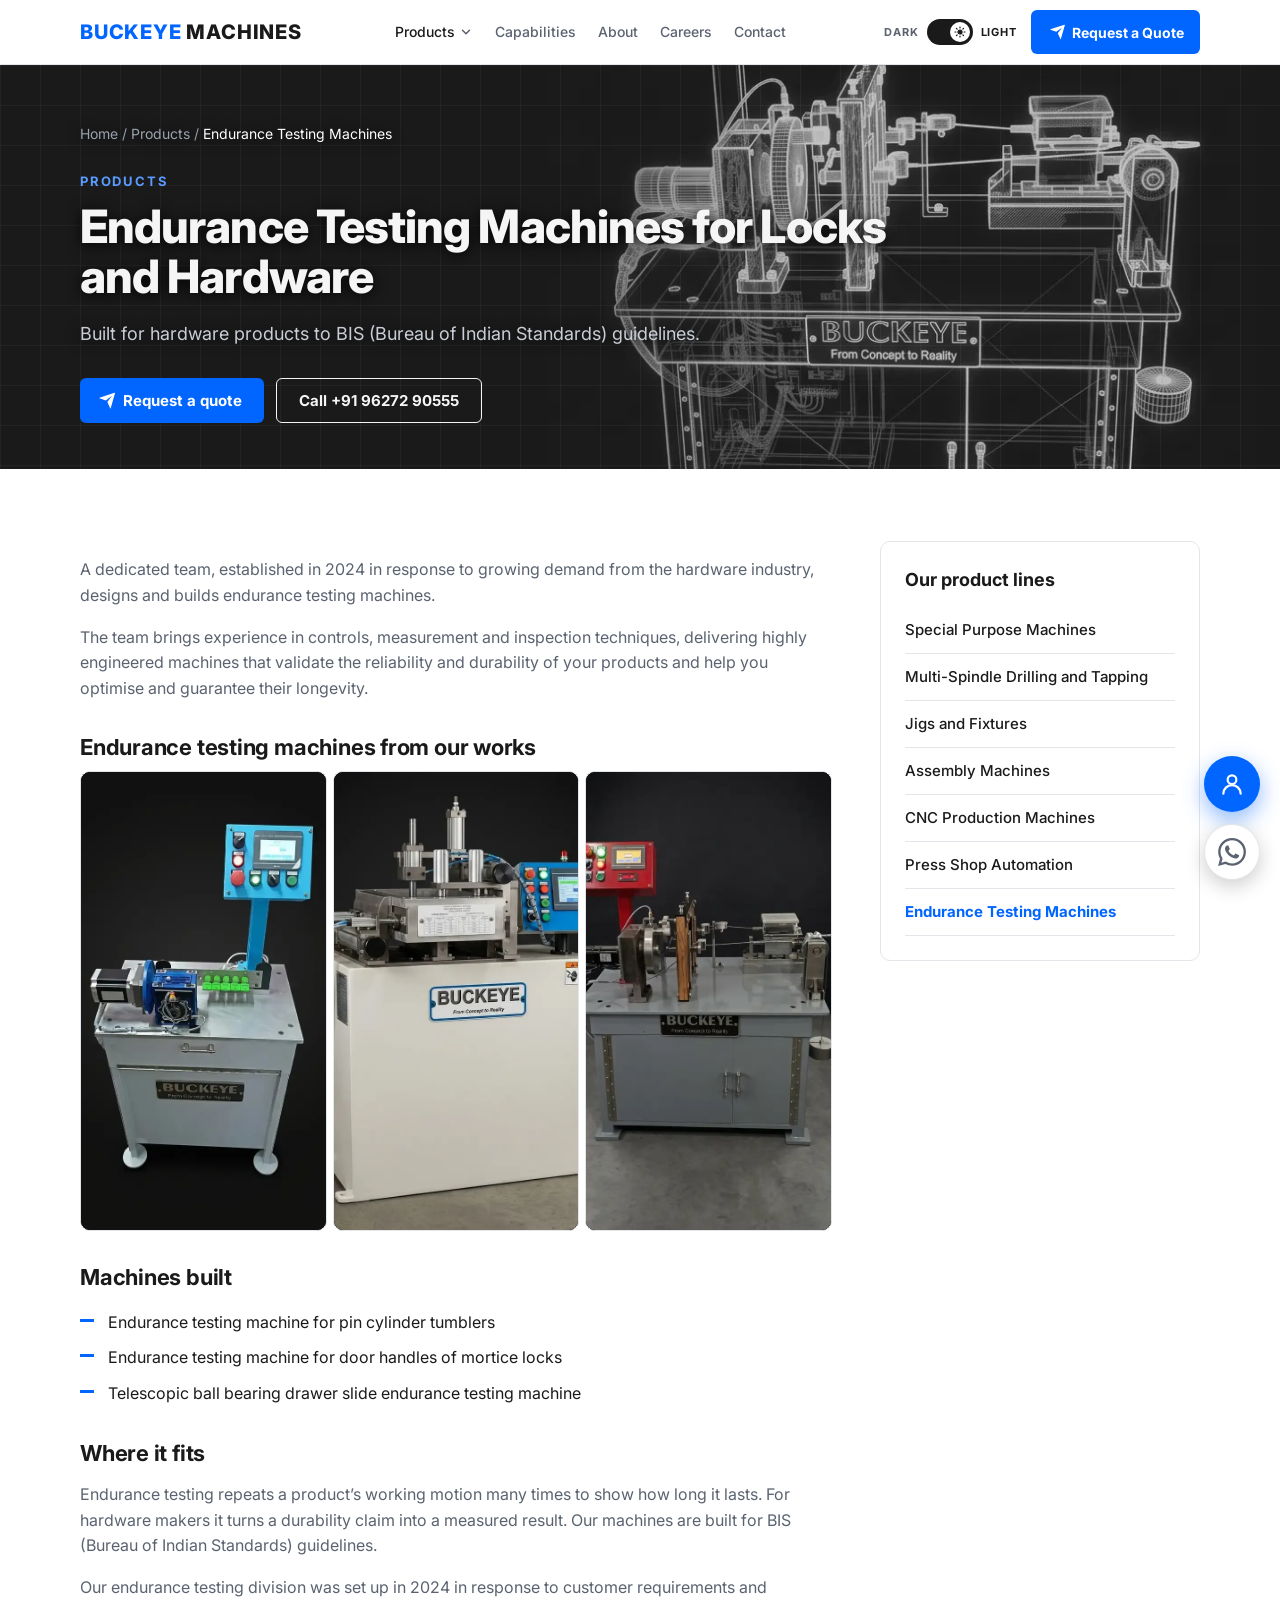
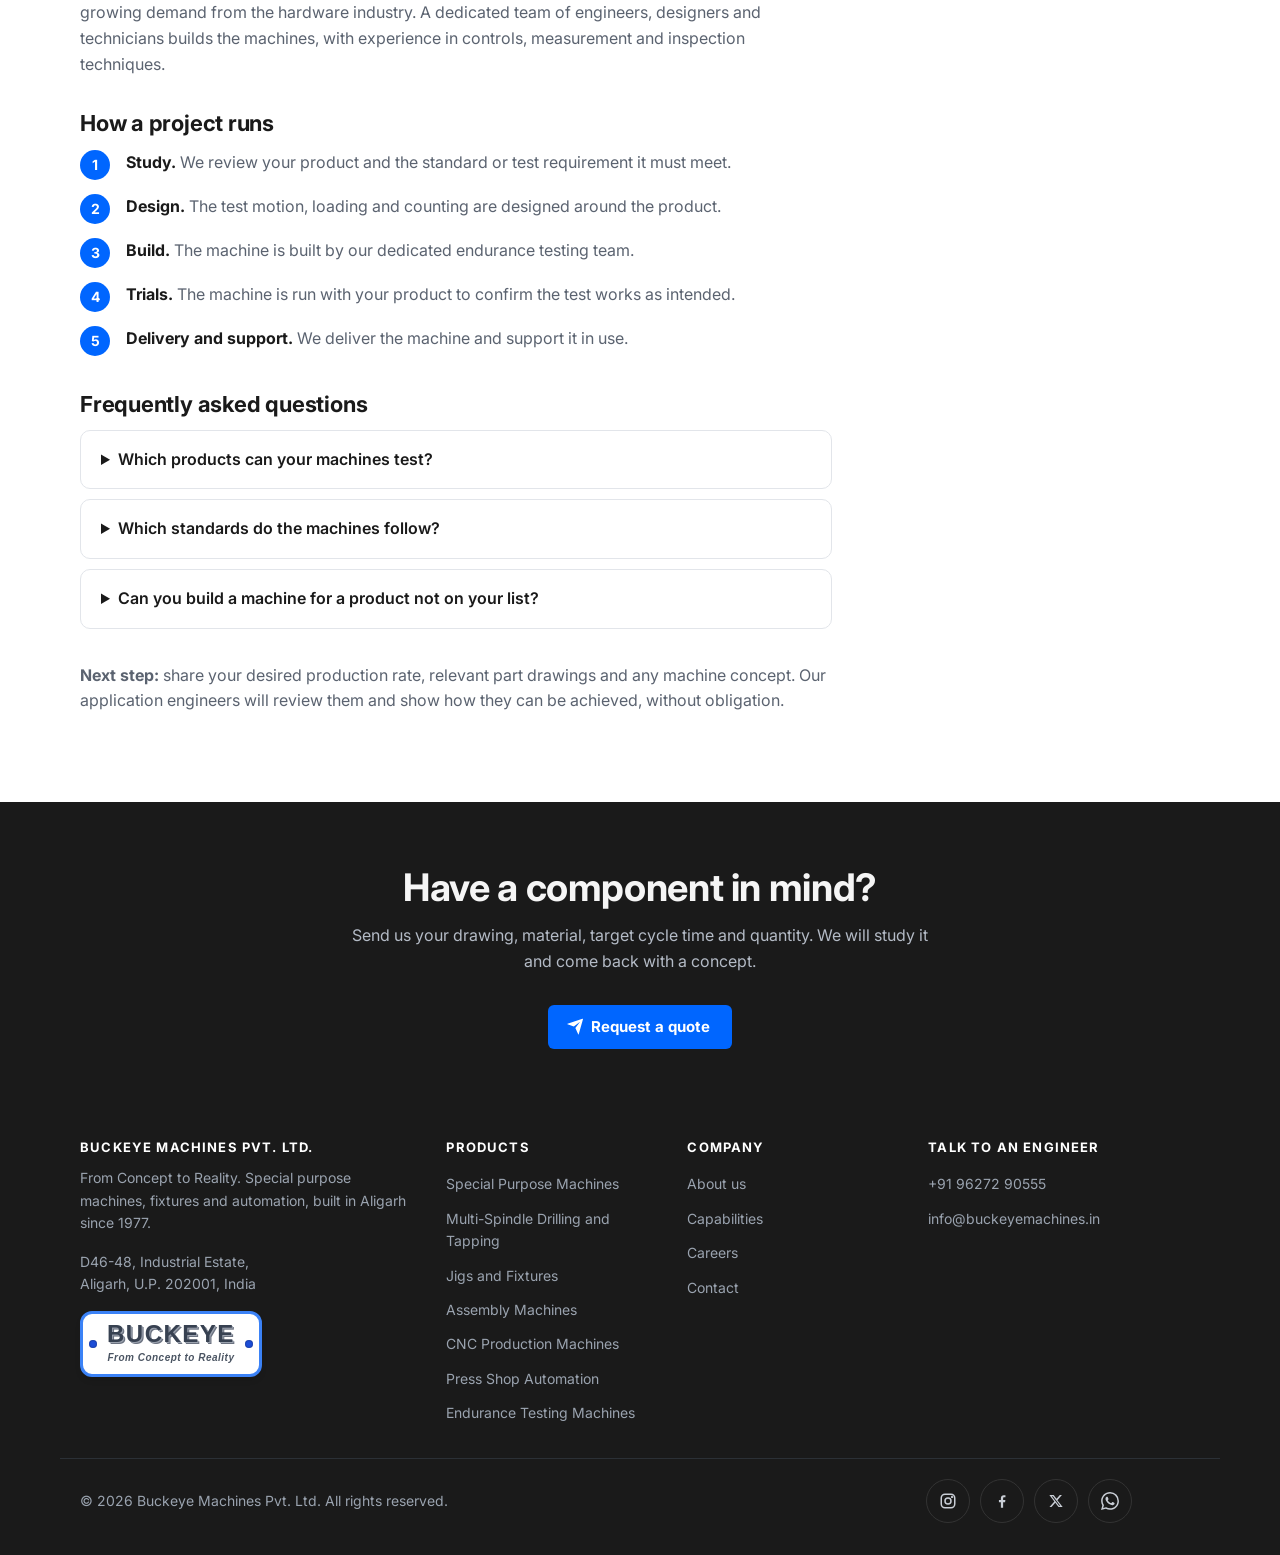
<file: endurance-testing-machines.html>
<!DOCTYPE html>
<html lang="en-IN">
<head>
<meta charset="utf-8">
<meta name="viewport" content="width=device-width, initial-scale=1, viewport-fit=cover">
<title>Endurance Testing Machines for Hardware | Buckeye India</title>
<meta name="description" content="Endurance testing machines for mortice locks, door handles, pin cylinders and drawer slides, built to BIS guidelines by a dedicated hardware testing team.">
<meta name="robots" content="index, follow, max-image-preview:large">
<meta name="theme-color" content="#1a1a1a">
<link rel="canonical" href="https://buckeyemachines.in/endurance-testing-machines.html">
<meta property="og:type" content="website"><meta property="og:site_name" content="Buckeye Machines"><meta property="og:title" content="Endurance Testing Machines for Hardware | Buckeye India"><meta property="og:description" content="Endurance testing machines for mortice locks, door handles, pin cylinders and drawer slides, built to BIS guidelines by a dedicated hardware testing team."><meta property="og:url" content="https://buckeyemachines.in/endurance-testing-machines.html"><meta property="og:locale" content="en_IN">
<meta name="twitter:card" content="summary_large_image"><meta name="twitter:title" content="Endurance Testing Machines for Hardware | Buckeye India"><meta name="twitter:description" content="Endurance testing machines for mortice locks, door handles, pin cylinders and drawer slides, built to BIS guidelines by a dedicated hardware testing team.">
<script>try{var t=localStorage.getItem("bm-theme");if(t)document.documentElement.setAttribute("data-theme",t)}catch(e){}</script>
<link rel="preconnect" href="https://fonts.googleapis.com"><link rel="preconnect" href="https://fonts.gstatic.com" crossorigin>
<link rel="stylesheet" href="https://fonts.googleapis.com/css2?family=Inter:wght@400;500;600;700;800&display=swap">
<link rel="preload" as="image" href="images/endurance-hero.webp">
<link rel="icon" href="favicon.svg" type="image/svg+xml">
<link rel="stylesheet" href="style.css">
<script type="application/ld+json">{"@context":"https://schema.org","@graph":[{"@type":"WebPage","@id":"https://buckeyemachines.in/endurance-testing-machines.html#webpage","url":"https://buckeyemachines.in/endurance-testing-machines.html","name":"Endurance Testing Machines for Hardware | Buckeye India","inLanguage":"en-IN","isPartOf":{"@type":"WebSite","name":"Buckeye Machines","url":"https://buckeyemachines.in/"},"breadcrumb":{"@id":"https://buckeyemachines.in/endurance-testing-machines.html#crumbs"}},{"@type":"BreadcrumbList","@id":"https://buckeyemachines.in/endurance-testing-machines.html#crumbs","itemListElement":[{"@type":"ListItem","position":1,"name":"Home","item":"https://buckeyemachines.in/"},{"@type":"ListItem","position":2,"name":"Products","item":"https://buckeyemachines.in/index.html#products"},{"@type":"ListItem","position":3,"name":"Endurance Testing Machines","item":"https://buckeyemachines.in/endurance-testing-machines.html"}]},{"@type":"Service","@id":"https://buckeyemachines.in/endurance-testing-machines.html#service","name":"Endurance Testing Machines for Locks and Hardware","serviceType":"Endurance Testing Machines","description":"Endurance testing machines for mortice locks, door handles, pin cylinders and drawer slides, built to BIS guidelines by a dedicated hardware testing team.","url":"https://buckeyemachines.in/endurance-testing-machines.html","areaServed":"IN","provider":{"@type":"Organization","name":"Buckeye Machines Pvt. Ltd.","url":"https://buckeyemachines.in/"}},{"@type":"FAQPage","mainEntity":[{"@type":"Question","name":"Which products can your machines test?","acceptedAnswer":{"@type":"Answer","text":"We have built endurance testing machines for pin cylinder tumblers, for the door handles of mortice locks and for telescopic ball bearing drawer slides."}},{"@type":"Question","name":"Which standards do the machines follow?","acceptedAnswer":{"@type":"Answer","text":"They are built for BIS (Bureau of Indian Standards) guidelines, and our catalog also refers to international standards. Tell us the standard your product must meet and we will design to it."}},{"@type":"Question","name":"Can you build a machine for a product not on your list?","acceptedAnswer":{"@type":"Answer","text":"Send the product drawing and the test requirement. Our team designs endurance testing machines to suit the hardware product and the standard."}}]}]}</script>
</head>
<body>
<a class="skip" href="#top">Skip to main content</a>
<header><div class="w nav"><a class="logo" href="index.html"><span>BUCKEYE</span> MACHINES</a><nav id="nv" aria-label="Main"><div class="dd"><a href="index.html#products" data-dd aria-haspopup="true" aria-current="page">Products</a><button class="ddb" type="button" aria-label="Show product menu" aria-expanded="false"><svg viewBox="0 0 24 24" width="14" height="14" fill="none" stroke="currentColor" stroke-width="2.6" stroke-linecap="round" stroke-linejoin="round" aria-hidden="true"><path d="M6 9l6 6 6-6"/></svg></button><ul class="sub"><li><a href="index.html#products">All products</a></li><li><a href="special-purpose-machine.html">Special Purpose Machines</a></li><li><a href="drilling-machine.html">Multi-Spindle Drilling and Tapping</a></li><li><a href="fixture.html">Jigs and Fixtures</a></li><li><a href="assembly-machines.html">Assembly Machines</a></li><li><a href="cnc-production-machine.html">CNC Production Machines</a></li><li><a href="press-shop-automation.html">Press Shop Automation</a></li><li><a href="endurance-testing-machines.html" aria-current="page">Endurance Testing Machines</a></li></ul></div><a href="capabilities.html">Capabilities</a><a href="about-us.html">About</a><a href="career.html">Careers</a><a href="contact-us.html">Contact</a><a class="btn nvc btn-send" href="contact-us.html#rfq"><span class="sw1"><span class="sw2"><svg viewBox="0 0 24 24" aria-hidden="true"><path fill="currentColor" d="M1.946 9.315c-.522-.174-.527-.455.01-.634l19.087-6.362c.529-.176.832.12.684.638l-5.454 19.086c-.15.529-.455.547-.679.045L12 14l6-8-8 6-8.054-2.685z"/></svg></span></span><span class="bt">Request a Quote</span></a></nav><div class="hr"><button class="mb" id="mb" type="button" aria-label="Open menu" aria-expanded="false" aria-controls="nv"><svg viewBox="0 0 24 24" width="22" height="22" fill="none" stroke="currentColor" stroke-width="2.2" stroke-linecap="round" aria-hidden="true"><path d="M4 7h16M4 12h16M4 17h16"/></svg></button><button class="sw" id="tg" type="button" role="switch" aria-checked="false" aria-label="Toggle dark and light mode"><span class="sl sd">Dark</span><span class="tr"><span class="kn"><svg class="mo" viewBox="0 0 24 24" width="12" height="12" fill="currentColor" aria-hidden="true"><path d="M20 14.5A8.5 8.5 0 0 1 9.5 4a8.5 8.5 0 1 0 10.5 10.5z"/></svg><svg class="su" viewBox="0 0 24 24" width="12" height="12" fill="none" stroke="currentColor" stroke-width="2.4" stroke-linecap="round" aria-hidden="true"><circle cx="12" cy="12" r="4" fill="currentColor"/><path d="M12 2v2M12 20v2M2 12h2M20 12h2M4.9 4.9l1.4 1.4M17.7 17.7l1.4 1.4M4.9 19.1l1.4-1.4M17.7 6.3l1.4-1.4"/></svg></span></span><span class="sl sg">Light</span></button><a class="btn sm btn-send" href="contact-us.html#rfq"><span class="sw1"><span class="sw2"><svg viewBox="0 0 24 24" aria-hidden="true"><path fill="currentColor" d="M1.946 9.315c-.522-.174-.527-.455.01-.634l19.087-6.362c.529-.176.832.12.684.638l-5.454 19.086c-.15.529-.455.547-.679.045L12 14l6-8-8 6-8.054-2.685z"/></svg></span></span><span class="bt">Request a Quote</span></a></div></div></header>
<main id="top">
<section class="ph hbg hbg-end"><div class="w"><div class="bc" role="navigation" aria-label="Breadcrumb"><a href="index.html">Home</a> / <a href="index.html#products">Products</a> / <span>Endurance Testing Machines</span></div><div class="eyebrow">Products</div><h1>Endurance Testing Machines for Locks and Hardware</h1><p class="lead">Built for hardware products to BIS (Bureau of Indian Standards) guidelines.</p><div class="cta"><a class="btn btn-send" href="contact-us.html?m=Endurance%20Testing%20Machine#rfq"><span class="sw1"><span class="sw2"><svg viewBox="0 0 24 24" aria-hidden="true"><path fill="currentColor" d="M1.946 9.315c-.522-.174-.527-.455.01-.634l19.087-6.362c.529-.176.832.12.684.638l-5.454 19.086c-.15.529-.455.547-.679.045L12 14l6-8-8 6-8.054-2.685z"/></svg></span></span><span class="bt">Request a quote</span></a><a class="btn o" href="tel:+919627290555">Call +91 96272 90555</a></div></div></section><section><div class="w pg"><article><p>A dedicated team, established in 2024 in response to growing demand from the hardware industry, designs and builds endurance testing machines.</p><p>The team brings experience in controls, measurement and inspection techniques, delivering highly engineered machines that validate the reliability and durability of your products and help you optimise and guarantee their longevity.</p><h2>Endurance testing machines from our works</h2><div class="gx" role="group" aria-label="Photo gallery of machines built by Buckeye"><figure tabindex="0"><img src="images/endurance-testing-machine-pin-cylinder-tumblers.webp" alt="Blue and grey endurance testing machine for pin cylinder tumblers with stepper motor, gearbox, green clamps and touchscreen control panel" width="1024" height="1024" loading="lazy" decoding="async"><figcaption>Endurance testing machine for pin cylinder tumblers</figcaption></figure><figure tabindex="0"><img src="images/endurance-testing-machine-drawer-slide.webp" alt="White endurance testing machine for telescopic ball bearing drawer slides with pneumatic cylinders and blue touchscreen control panel" width="1024" height="1024" loading="lazy" decoding="async"><figcaption>Telescopic ball bearing drawer slide endurance testing machine</figcaption></figure><figure tabindex="0"><img src="images/endurance-testing-machine-mortice-lock-door-handles.webp" alt="Grey endurance testing machine for door handles of mortice locks with red control panel, test fixture and hanging weight" width="1024" height="1024" loading="lazy" decoding="async"><figcaption>Endurance testing machine of door handles for mortice locks</figcaption></figure></div><h2>Machines built</h2><ul class="ck"><li>Endurance testing machine for pin cylinder tumblers</li><li>Endurance testing machine for door handles of mortice locks</li><li>Telescopic ball bearing drawer slide endurance testing machine</li></ul><h2>Where it fits</h2><p>Endurance testing repeats a product’s working motion many times to show how long it lasts. For hardware makers it turns a durability claim into a measured result. Our machines are built for BIS (Bureau of Indian Standards) guidelines.</p><p>Our endurance testing division was set up in 2024 in response to customer requirements and growing demand from the hardware industry. A dedicated team of engineers, designers and technicians builds the machines, with experience in controls, measurement and inspection techniques.</p><h2>How a project runs</h2><ol class="st"><li><b>Study.</b> We review your product and the standard or test requirement it must meet.</li><li><b>Design.</b> The test motion, loading and counting are designed around the product.</li><li><b>Build.</b> The machine is built by our dedicated endurance testing team.</li><li><b>Trials.</b> The machine is run with your product to confirm the test works as intended.</li><li><b>Delivery and support.</b> We deliver the machine and support it in use.</li></ol><h2>Frequently asked questions</h2><div class="fq"><details><summary>Which products can your machines test?</summary><p>We have built endurance testing machines for pin cylinder tumblers, for the door handles of mortice locks and for telescopic ball bearing drawer slides.</p></details><details><summary>Which standards do the machines follow?</summary><p>They are built for BIS (Bureau of Indian Standards) guidelines, and our catalog also refers to international standards. Tell us the standard your product must meet and we will design to it.</p></details><details><summary>Can you build a machine for a product not on your list?</summary><p>Send the product drawing and the test requirement. Our team designs endurance testing machines to suit the hardware product and the standard.</p></details></div><p style="margin-top:34px"><b>Next step:</b> share your desired production rate, relevant part drawings and any machine concept. Our application engineers will review them and show how they can be achieved, without obligation.</p></article><aside><div class="card"><h3>Our product lines</h3><ul class="pl"><li><a href="special-purpose-machine.html">Special Purpose Machines</a></li><li><a href="drilling-machine.html">Multi-Spindle Drilling and Tapping</a></li><li><a href="fixture.html">Jigs and Fixtures</a></li><li><a href="assembly-machines.html">Assembly Machines</a></li><li><a href="cnc-production-machine.html">CNC Production Machines</a></li><li><a href="press-shop-automation.html">Press Shop Automation</a></li><li><a href="endurance-testing-machines.html" aria-current="page">Endurance Testing Machines</a></li></ul></div></aside></div></section><section class="band"><div class="w"><h2>Have a component in mind?</h2><p>Send us your drawing, material, target cycle time and quantity. We will study it and come back with a concept.</p><div class="cta"><a class="btn btn-send" href="contact-us.html#rfq"><span class="sw1"><span class="sw2"><svg viewBox="0 0 24 24" aria-hidden="true"><path fill="currentColor" d="M1.946 9.315c-.522-.174-.527-.455.01-.634l19.087-6.362c.529-.176.832.12.684.638l-5.454 19.086c-.15.529-.455.547-.679.045L12 14l6-8-8 6-8.054-2.685z"/></svg></span></span><span class="bt">Request a quote</span></a></div></div></section>
</main>
<footer><div class="w fg"><div><h3>Buckeye Machines Pvt. Ltd.</h3><p>From Concept to Reality. Special purpose machines, fixtures and automation, built in Aligarh since 1977.</p><p><a href="https://maps.app.goo.gl/Gg2htDbvVSRS2Ftr7" target="_blank" rel="noopener">D46-48, Industrial Estate,<br>Aligarh, U.P. 202001, India</a></p><p><a href="#" class="logo-badge"><span class="logo-text">BUCKEYE</span><span class="logo-tagline">From Concept to Reality</span></a></p></div><div><h3>Products</h3><ul><li><a href="special-purpose-machine.html">Special Purpose Machines</a></li><li><a href="drilling-machine.html">Multi-Spindle Drilling and Tapping</a></li><li><a href="fixture.html">Jigs and Fixtures</a></li><li><a href="assembly-machines.html">Assembly Machines</a></li><li><a href="cnc-production-machine.html">CNC Production Machines</a></li><li><a href="press-shop-automation.html">Press Shop Automation</a></li><li><a href="endurance-testing-machines.html">Endurance Testing Machines</a></li></ul></div><div><h3>Company</h3><ul><li><a href="about-us.html">About us</a></li><li><a href="capabilities.html">Capabilities</a></li><li><a href="career.html">Careers</a></li><li><a href="contact-us.html">Contact</a></li></ul></div><div><h3>Talk to an engineer</h3><p><a href="tel:+919627290555">+91 96272 90555</a><br><a href="mailto:info@buckeyemachines.in">info@buckeyemachines.in</a></p></div></div><div class="w fb"><span>© <span class="yr">2026</span> Buckeye Machines Pvt. Ltd. All rights reserved.</span><span class="so"><a href="https://www.instagram.com/buckeyemachines57/" target="_blank" rel="noopener" aria-label="Instagram"><svg viewBox="0 0 24 24" width="18" height="18" fill="none" stroke="currentColor" stroke-width="2" stroke-linecap="round" stroke-linejoin="round" aria-hidden="true"><rect x="3" y="3" width="18" height="18" rx="5"/><circle cx="12" cy="12" r="4"/><circle cx="17.5" cy="6.5" r=".6" fill="currentColor"/></svg></a><a href="https://www.facebook.com/profile.php?id=100081990784406" target="_blank" rel="noopener" aria-label="Facebook"><svg viewBox="0 0 24 24" width="18" height="18" fill="currentColor" aria-hidden="true"><path d="M13.5 21v-7.5h2.6l.4-3h-3V8.6c0-.9.3-1.5 1.5-1.5h1.6V4.4c-.3 0-1.2-.1-2.3-.1-2.3 0-3.8 1.4-3.8 3.9v2.3H7.9v3h2.6V21h3z"/></svg></a><a href="https://twitter.com/BuckeyeMachines" target="_blank" rel="noopener" aria-label="X"><svg viewBox="0 0 24 24" width="16" height="16" fill="currentColor" aria-hidden="true"><path d="M17.8 3h3.1l-6.8 7.7L22 21h-6.2l-4.9-6.4L5.3 21H2.2l7.3-8.3L2 3h6.4l4.4 5.8L17.8 3zm-1.1 16.2h1.7L7.4 4.7H5.6l11.1 14.5z"/></svg></a><a href="https://wa.me/919627290555?text=Hello%20Buckeye%20Machines%2C%20I%20would%20like%20to%20discuss%20a%20machine%20requirement." target="_blank" rel="noopener" aria-label="WhatsApp"><svg viewBox="0 0 24 24" width="18" height="18" fill="currentColor" aria-hidden="true"><path d="M17.472 14.382c-.297-.149-1.758-.867-2.03-.967-.273-.099-.471-.148-.67.15-.197.297-.767.966-.94 1.164-.173.199-.347.223-.644.075-.297-.15-1.255-.463-2.39-1.475-.883-.788-1.48-1.761-1.653-2.059-.173-.297-.018-.458.13-.606.134-.133.298-.347.446-.52.149-.174.198-.298.298-.497.099-.198.05-.371-.025-.52-.075-.149-.669-1.612-.916-2.207-.242-.579-.487-.5-.669-.51-.173-.008-.371-.01-.57-.01-.198 0-.52.074-.792.372-.272.297-1.04 1.016-1.04 2.479 0 1.462 1.065 2.875 1.213 3.074.149.198 2.096 3.2 5.077 4.487.709.306 1.262.489 1.694.625.712.227 1.36.195 1.871.118.571-.085 1.758-.719 2.006-1.413.248-.694.248-1.289.173-1.413-.074-.124-.272-.198-.57-.347m-5.421 7.403h-.004a9.87 9.87 0 01-5.031-1.378l-.361-.214-3.741.982.998-3.648-.235-.374a9.86 9.86 0 01-1.51-5.26c.001-5.45 4.436-9.884 9.888-9.884 2.64 0 5.122 1.03 6.988 2.898a9.825 9.825 0 012.893 6.994c-.003 5.45-4.437 9.884-9.885 9.884m8.413-18.297A11.815 11.815 0 0012.05 0C5.495 0 .16 5.335.157 11.892c0 2.096.547 4.142 1.588 5.945L.057 24l6.305-1.654a11.882 11.882 0 005.683 1.448h.005c6.554 0 11.89-5.335 11.893-11.893a11.821 11.821 0 00-3.48-8.413z"/></svg></a></span></div></footer>
<div class="cpw"><button class="cb" id="cb" type="button" aria-label="Contact information" aria-expanded="false" aria-controls="cp"><svg viewBox="0 0 24 24" width="26" height="26" fill="none" stroke="currentColor" stroke-width="2" stroke-linecap="round" stroke-linejoin="round" aria-hidden="true"><circle cx="12" cy="8" r="4"/><path d="M4 21a8 8 0 0116 0"/></svg></button><span class="cbl">Contact us</span></div><section class="cp" id="cp" role="dialog" aria-label="Contact information" aria-hidden="true"><div class="cph"><b>Contact Buckeye</b><button class="cpx" id="cpx" type="button" aria-label="Close contact information">✕</button></div><ul class="cpl"><li><span class="ci"><svg viewBox="0 0 24 24" width="17" height="17" fill="none" stroke="currentColor" stroke-width="2" stroke-linecap="round" stroke-linejoin="round" aria-hidden="true"><path d="M22 16.9v3a2 2 0 01-2.2 2 19.8 19.8 0 01-8.6-3.1 19.5 19.5 0 01-6-6A19.8 19.8 0 012.1 4.2 2 2 0 014.1 2h3a2 2 0 012 1.7c.1 1 .4 1.9.7 2.8a2 2 0 01-.5 2.1L8.1 9.9a16 16 0 006 6l1.3-1.3a2 2 0 012.1-.4c.9.3 1.8.6 2.8.7a2 2 0 011.7 2z"/></svg></span><span><a href="tel:+919627290555">+91 96272 90555</a><br><a href="tel:+917830655599">+91 78306 55599</a></span></li><li><span class="ci"><svg viewBox="0 0 24 24" width="17" height="17" fill="none" stroke="currentColor" stroke-width="2" stroke-linecap="round" stroke-linejoin="round" aria-hidden="true"><rect x="3" y="5" width="18" height="14" rx="2"/><path d="M3 7l9 6 9-6"/></svg></span><span><a href="mailto:info@buckeyemachines.in">info@buckeyemachines.in</a><br><a href="mailto:buckeye.aligarh@gmail.com">buckeye.aligarh@gmail.com</a></span></li><li><span class="ci"><svg viewBox="0 0 24 24" width="17" height="17" fill="none" stroke="currentColor" stroke-width="2" stroke-linecap="round" stroke-linejoin="round" aria-hidden="true"><path d="M12 21s-7-6.2-7-11a7 7 0 0114 0c0 4.8-7 11-7 11z"/><circle cx="12" cy="10" r="2.5"/></svg></span><span><a href="https://maps.app.goo.gl/Gg2htDbvVSRS2Ftr7" target="_blank" rel="noopener">D46-48, Industrial Estate, Aligarh 202001, U.P.</a></span></li></ul><div class="cps"><a href="https://wa.me/919627290555?text=Hello%20Buckeye%20Machines%2C%20I%20would%20like%20to%20discuss%20a%20machine%20requirement." target="_blank" rel="noopener"><svg viewBox="0 0 24 24" width="17" height="17" fill="currentColor" aria-hidden="true"><path d="M17.472 14.382c-.297-.149-1.758-.867-2.03-.967-.273-.099-.471-.148-.67.15-.197.297-.767.966-.94 1.164-.173.199-.347.223-.644.075-.297-.15-1.255-.463-2.39-1.475-.883-.788-1.48-1.761-1.653-2.059-.173-.297-.018-.458.13-.606.134-.133.298-.347.446-.52.149-.174.198-.298.298-.497.099-.198.05-.371-.025-.52-.075-.149-.669-1.612-.916-2.207-.242-.579-.487-.5-.669-.51-.173-.008-.371-.01-.57-.01-.198 0-.52.074-.792.372-.272.297-1.04 1.016-1.04 2.479 0 1.462 1.065 2.875 1.213 3.074.149.198 2.096 3.2 5.077 4.487.709.306 1.262.489 1.694.625.712.227 1.36.195 1.871.118.571-.085 1.758-.719 2.006-1.413.248-.694.248-1.289.173-1.413-.074-.124-.272-.198-.57-.347m-5.421 7.403h-.004a9.87 9.87 0 01-5.031-1.378l-.361-.214-3.741.982.998-3.648-.235-.374a9.86 9.86 0 01-1.51-5.26c.001-5.45 4.436-9.884 9.888-9.884 2.64 0 5.122 1.03 6.988 2.898a9.825 9.825 0 012.893 6.994c-.003 5.45-4.437 9.884-9.885 9.884m8.413-18.297A11.815 11.815 0 0012.05 0C5.495 0 .16 5.335.157 11.892c0 2.096.547 4.142 1.588 5.945L.057 24l6.305-1.654a11.882 11.882 0 005.683 1.448h.005c6.554 0 11.89-5.335 11.893-11.893a11.821 11.821 0 00-3.48-8.413z"/></svg><span>WhatsApp</span></a><a href="https://www.instagram.com/buckeyemachines57/" target="_blank" rel="noopener"><svg viewBox="0 0 24 24" width="17" height="17" fill="none" stroke="currentColor" stroke-width="2" stroke-linecap="round" stroke-linejoin="round" aria-hidden="true"><rect x="3" y="3" width="18" height="18" rx="5"/><circle cx="12" cy="12" r="4"/><circle cx="17.5" cy="6.5" r=".6" fill="currentColor"/></svg><span>@buckeyemachines57</span></a><a href="https://twitter.com/BuckeyeMachines" target="_blank" rel="noopener"><svg viewBox="0 0 24 24" width="15" height="15" fill="currentColor" aria-hidden="true"><path d="M17.8 3h3.1l-6.8 7.7L22 21h-6.2l-4.9-6.4L5.3 21H2.2l7.3-8.3L2 3h6.4l4.4 5.8L17.8 3zm-1.1 16.2h1.7L7.4 4.7H5.6l11.1 14.5z"/></svg><span>@BuckeyeMachines</span></a><a href="https://www.facebook.com/profile.php?id=100081990784406" target="_blank" rel="noopener"><svg viewBox="0 0 24 24" width="17" height="17" fill="currentColor" aria-hidden="true"><path d="M13.5 21v-7.5h2.6l.4-3h-3V8.6c0-.9.3-1.5 1.5-1.5h1.6V4.4c-.3 0-1.2-.1-2.3-.1-2.3 0-3.8 1.4-3.8 3.9v2.3H7.9v3h2.6V21h3z"/></svg><span>Buckeye Machines</span></a></div><a class="cpa" href="contact-us.html#rfq">Request a quote →</a></section>
<div class="wa"><a class="wb" href="https://wa.me/919627290555?text=Hello%20Buckeye%20Machines%2C%20I%20would%20like%20to%20discuss%20a%20machine%20requirement." target="_blank" rel="noopener" aria-label="Chat with Buckeye Machines on WhatsApp"><svg viewBox="0 0 24 24" width="28" height="28" fill="currentColor" aria-hidden="true"><path d="M17.472 14.382c-.297-.149-1.758-.867-2.03-.967-.273-.099-.471-.148-.67.15-.197.297-.767.966-.94 1.164-.173.199-.347.223-.644.075-.297-.15-1.255-.463-2.39-1.475-.883-.788-1.48-1.761-1.653-2.059-.173-.297-.018-.458.13-.606.134-.133.298-.347.446-.52.149-.174.198-.298.298-.497.099-.198.05-.371-.025-.52-.075-.149-.669-1.612-.916-2.207-.242-.579-.487-.5-.669-.51-.173-.008-.371-.01-.57-.01-.198 0-.52.074-.792.372-.272.297-1.04 1.016-1.04 2.479 0 1.462 1.065 2.875 1.213 3.074.149.198 2.096 3.2 5.077 4.487.709.306 1.262.489 1.694.625.712.227 1.36.195 1.871.118.571-.085 1.758-.719 2.006-1.413.248-.694.248-1.289.173-1.413-.074-.124-.272-.198-.57-.347m-5.421 7.403h-.004a9.87 9.87 0 01-5.031-1.378l-.361-.214-3.741.982.998-3.648-.235-.374a9.86 9.86 0 01-1.51-5.26c.001-5.45 4.436-9.884 9.888-9.884 2.64 0 5.122 1.03 6.988 2.898a9.825 9.825 0 012.893 6.994c-.003 5.45-4.437 9.884-9.885 9.884m8.413-18.297A11.815 11.815 0 0012.05 0C5.495 0 .16 5.335.157 11.892c0 2.096.547 4.142 1.588 5.945L.057 24l6.305-1.654a11.882 11.882 0 005.683 1.448h.005c6.554 0 11.89-5.335 11.893-11.893a11.821 11.821 0 00-3.48-8.413z"/></svg></a><span class="wl">Chat on WhatsApp</span></div>
<script src="site.js" defer></script>
<script src="lightbox.js" defer></script>
</body>
</html>
</file>
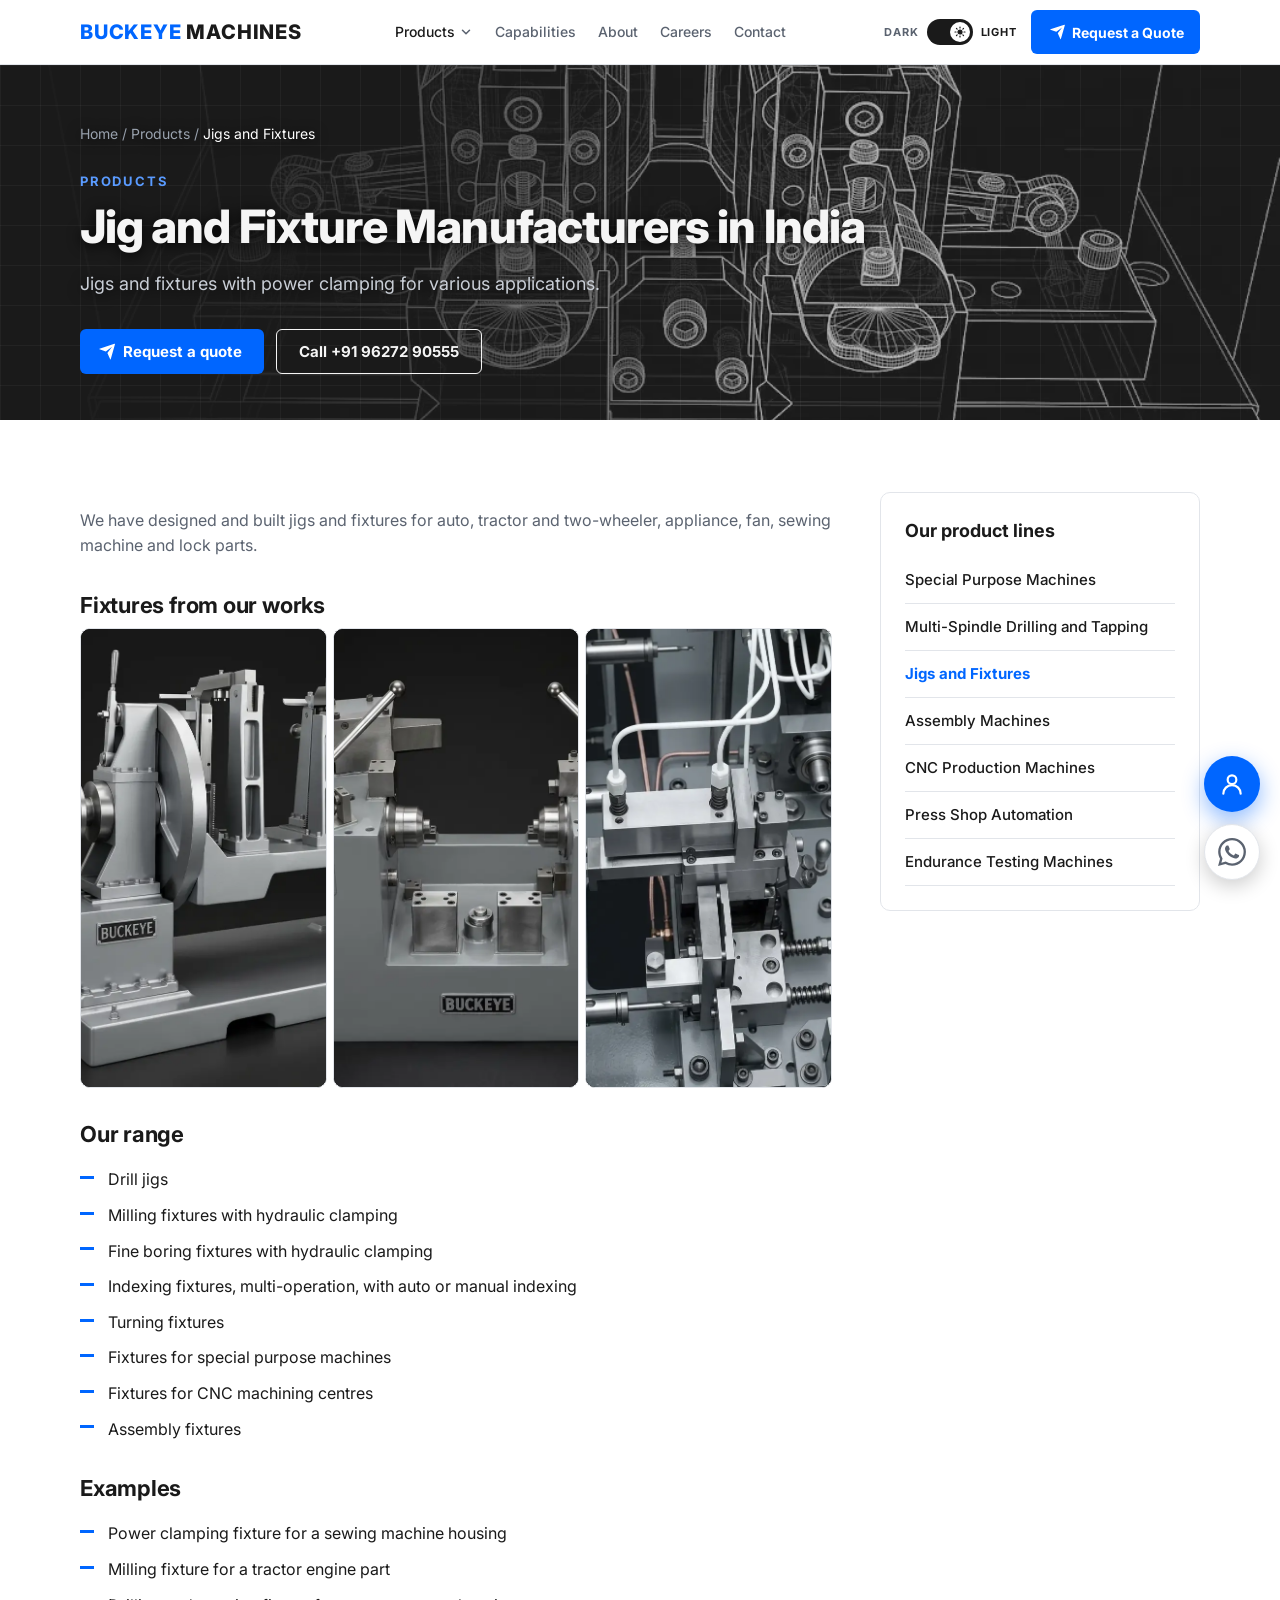
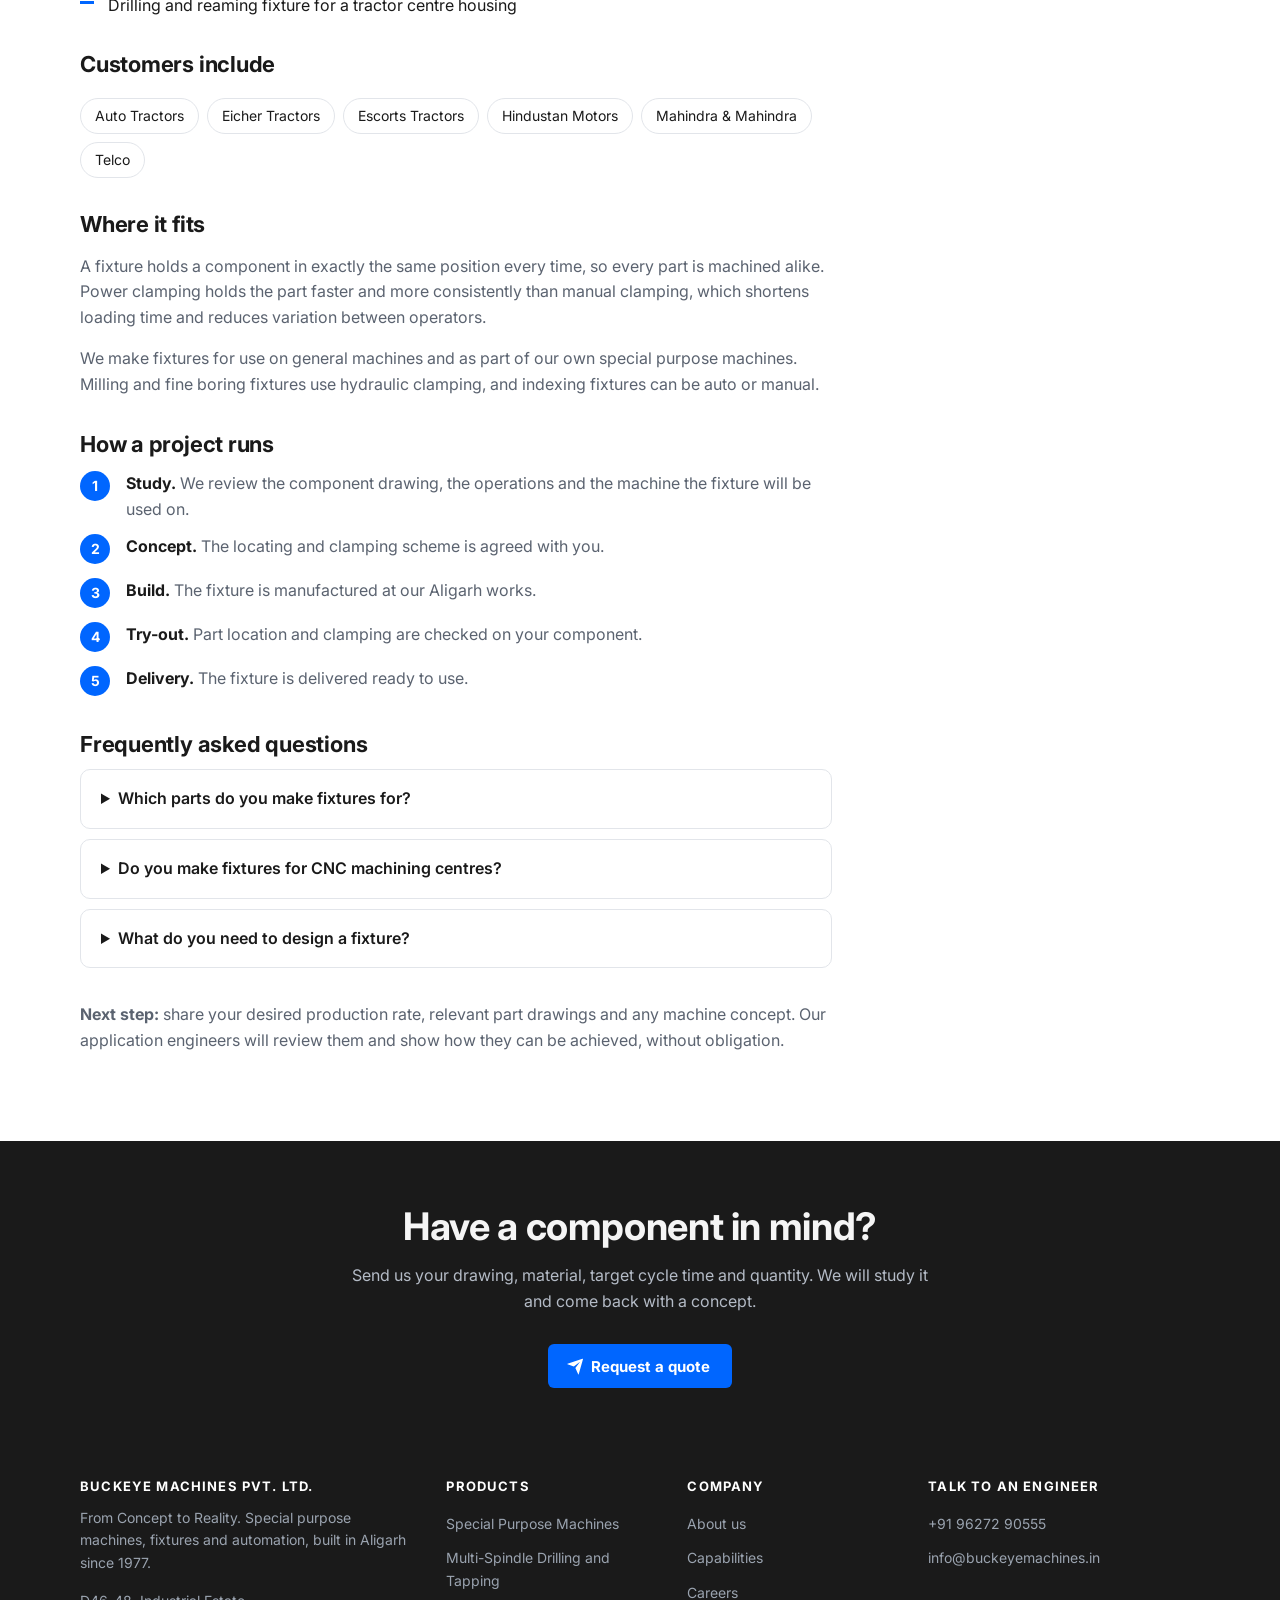
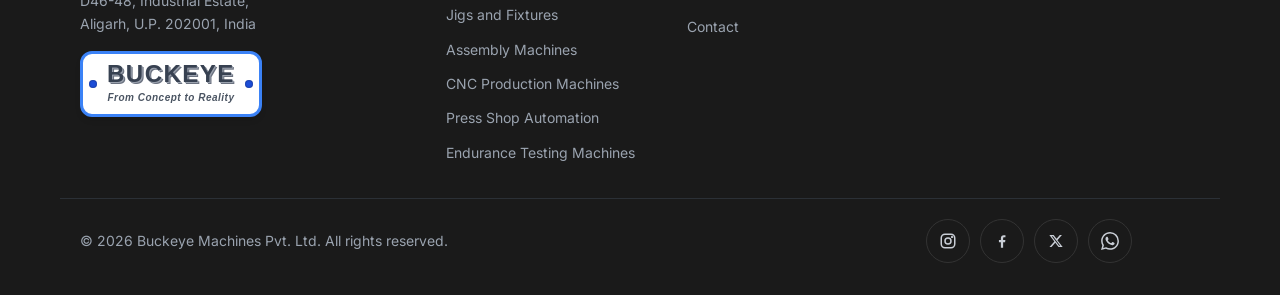
<file: fixture.html>
<!DOCTYPE html>
<html lang="en-IN">
<head>
<meta charset="utf-8">
<meta name="viewport" content="width=device-width, initial-scale=1, viewport-fit=cover">
<title>Jig and Fixture Manufacturers in India | Buckeye Machines</title>
<meta name="description" content="Jigs and fixtures with power clamping for auto, tractor, appliance, fan and lock parts: drill jigs, milling, boring, indexing and assembly fixtures.">
<meta name="robots" content="index, follow, max-image-preview:large">
<meta name="theme-color" content="#1a1a1a">
<link rel="canonical" href="https://buckeyemachines.in/fixture.html">
<meta property="og:type" content="website"><meta property="og:site_name" content="Buckeye Machines"><meta property="og:title" content="Jig and Fixture Manufacturers in India | Buckeye Machines"><meta property="og:description" content="Jigs and fixtures with power clamping for auto, tractor, appliance, fan and lock parts: drill jigs, milling, boring, indexing and assembly fixtures."><meta property="og:url" content="https://buckeyemachines.in/fixture.html"><meta property="og:locale" content="en_IN">
<meta name="twitter:card" content="summary_large_image"><meta name="twitter:title" content="Jig and Fixture Manufacturers in India | Buckeye Machines"><meta name="twitter:description" content="Jigs and fixtures with power clamping for auto, tractor, appliance, fan and lock parts: drill jigs, milling, boring, indexing and assembly fixtures.">
<script>try{var t=localStorage.getItem("bm-theme");if(t)document.documentElement.setAttribute("data-theme",t)}catch(e){}</script>
<link rel="preconnect" href="https://fonts.googleapis.com"><link rel="preconnect" href="https://fonts.gstatic.com" crossorigin>
<link rel="stylesheet" href="https://fonts.googleapis.com/css2?family=Inter:wght@400;500;600;700;800&display=swap">
<link rel="preload" as="image" href="images/fixture-hero.webp">
<link rel="icon" href="favicon.svg" type="image/svg+xml">
<link rel="stylesheet" href="style.css">
<script type="application/ld+json">{"@context":"https://schema.org","@graph":[{"@type":"WebPage","@id":"https://buckeyemachines.in/fixture.html#webpage","url":"https://buckeyemachines.in/fixture.html","name":"Jig and Fixture Manufacturers in India | Buckeye Machines","inLanguage":"en-IN","isPartOf":{"@type":"WebSite","name":"Buckeye Machines","url":"https://buckeyemachines.in/"},"breadcrumb":{"@id":"https://buckeyemachines.in/fixture.html#crumbs"}},{"@type":"BreadcrumbList","@id":"https://buckeyemachines.in/fixture.html#crumbs","itemListElement":[{"@type":"ListItem","position":1,"name":"Home","item":"https://buckeyemachines.in/"},{"@type":"ListItem","position":2,"name":"Products","item":"https://buckeyemachines.in/index.html#products"},{"@type":"ListItem","position":3,"name":"Jigs and Fixtures","item":"https://buckeyemachines.in/fixture.html"}]},{"@type":"Service","@id":"https://buckeyemachines.in/fixture.html#service","name":"Jig and Fixture Manufacturers in India","serviceType":"Jigs and Fixtures","description":"Jigs and fixtures with power clamping for auto, tractor, appliance, fan and lock parts: drill jigs, milling, boring, indexing and assembly fixtures.","url":"https://buckeyemachines.in/fixture.html","areaServed":"IN","provider":{"@type":"Organization","name":"Buckeye Machines Pvt. Ltd.","url":"https://buckeyemachines.in/"}},{"@type":"FAQPage","mainEntity":[{"@type":"Question","name":"Which parts do you make fixtures for?","acceptedAnswer":{"@type":"Answer","text":"Automotive, tractor and two-wheeler, appliance, fan, sewing machine and lock parts. Customers have included Escorts, Eicher, Mahindra & Mahindra, Hindustan Motors and Telco."}},{"@type":"Question","name":"Do you make fixtures for CNC machining centres?","acceptedAnswer":{"@type":"Answer","text":"Yes. Our range includes fixtures for CNC machining centres, as well as drill jigs, turning fixtures, assembly fixtures and fixtures for special purpose machines."}},{"@type":"Question","name":"What do you need to design a fixture?","acceptedAnswer":{"@type":"Answer","text":"Your component drawing, the operations to be performed, the machine it will be used on and the production volume. A sample component also helps."}}]}]}</script>
</head>
<body>
<a class="skip" href="#top">Skip to main content</a>
<header><div class="w nav"><a class="logo" href="index.html"><span>BUCKEYE</span> MACHINES</a><nav id="nv" aria-label="Main"><div class="dd"><a href="index.html#products" data-dd aria-haspopup="true" aria-current="page">Products</a><button class="ddb" type="button" aria-label="Show product menu" aria-expanded="false"><svg viewBox="0 0 24 24" width="14" height="14" fill="none" stroke="currentColor" stroke-width="2.6" stroke-linecap="round" stroke-linejoin="round" aria-hidden="true"><path d="M6 9l6 6 6-6"/></svg></button><ul class="sub"><li><a href="index.html#products">All products</a></li><li><a href="special-purpose-machine.html">Special Purpose Machines</a></li><li><a href="drilling-machine.html">Multi-Spindle Drilling and Tapping</a></li><li><a href="fixture.html" aria-current="page">Jigs and Fixtures</a></li><li><a href="assembly-machines.html">Assembly Machines</a></li><li><a href="cnc-production-machine.html">CNC Production Machines</a></li><li><a href="press-shop-automation.html">Press Shop Automation</a></li><li><a href="endurance-testing-machines.html">Endurance Testing Machines</a></li></ul></div><a href="capabilities.html">Capabilities</a><a href="about-us.html">About</a><a href="career.html">Careers</a><a href="contact-us.html">Contact</a><a class="btn nvc btn-send" href="contact-us.html#rfq"><span class="sw1"><span class="sw2"><svg viewBox="0 0 24 24" aria-hidden="true"><path fill="currentColor" d="M1.946 9.315c-.522-.174-.527-.455.01-.634l19.087-6.362c.529-.176.832.12.684.638l-5.454 19.086c-.15.529-.455.547-.679.045L12 14l6-8-8 6-8.054-2.685z"/></svg></span></span><span class="bt">Request a Quote</span></a></nav><div class="hr"><button class="mb" id="mb" type="button" aria-label="Open menu" aria-expanded="false" aria-controls="nv"><svg viewBox="0 0 24 24" width="22" height="22" fill="none" stroke="currentColor" stroke-width="2.2" stroke-linecap="round" aria-hidden="true"><path d="M4 7h16M4 12h16M4 17h16"/></svg></button><button class="sw" id="tg" type="button" role="switch" aria-checked="false" aria-label="Toggle dark and light mode"><span class="sl sd">Dark</span><span class="tr"><span class="kn"><svg class="mo" viewBox="0 0 24 24" width="12" height="12" fill="currentColor" aria-hidden="true"><path d="M20 14.5A8.5 8.5 0 0 1 9.5 4a8.5 8.5 0 1 0 10.5 10.5z"/></svg><svg class="su" viewBox="0 0 24 24" width="12" height="12" fill="none" stroke="currentColor" stroke-width="2.4" stroke-linecap="round" aria-hidden="true"><circle cx="12" cy="12" r="4" fill="currentColor"/><path d="M12 2v2M12 20v2M2 12h2M20 12h2M4.9 4.9l1.4 1.4M17.7 17.7l1.4 1.4M4.9 19.1l1.4-1.4M17.7 6.3l1.4-1.4"/></svg></span></span><span class="sl sg">Light</span></button><a class="btn sm btn-send" href="contact-us.html#rfq"><span class="sw1"><span class="sw2"><svg viewBox="0 0 24 24" aria-hidden="true"><path fill="currentColor" d="M1.946 9.315c-.522-.174-.527-.455.01-.634l19.087-6.362c.529-.176.832.12.684.638l-5.454 19.086c-.15.529-.455.547-.679.045L12 14l6-8-8 6-8.054-2.685z"/></svg></span></span><span class="bt">Request a Quote</span></a></div></div></header>
<main id="top">
<section class="ph hbg hbg-fix"><div class="w"><div class="bc" role="navigation" aria-label="Breadcrumb"><a href="index.html">Home</a> / <a href="index.html#products">Products</a> / <span>Jigs and Fixtures</span></div><div class="eyebrow">Products</div><h1>Jig and Fixture Manufacturers in India</h1><p class="lead">Jigs and fixtures with power clamping for various applications.</p><div class="cta"><a class="btn btn-send" href="contact-us.html?m=Fixture#rfq"><span class="sw1"><span class="sw2"><svg viewBox="0 0 24 24" aria-hidden="true"><path fill="currentColor" d="M1.946 9.315c-.522-.174-.527-.455.01-.634l19.087-6.362c.529-.176.832.12.684.638l-5.454 19.086c-.15.529-.455.547-.679.045L12 14l6-8-8 6-8.054-2.685z"/></svg></span></span><span class="bt">Request a quote</span></a><a class="btn o" href="tel:+919627290555">Call +91 96272 90555</a></div></div></section><section><div class="w pg"><article><p>We have designed and built jigs and fixtures for auto, tractor and two-wheeler, appliance, fan, sewing machine and lock parts.</p><h2>Fixtures from our works</h2><div class="gx" role="group" aria-label="Photo gallery of machines built by Buckeye"><figure tabindex="0"><img src="images/power-clamping-fixture-sewing-machine-housing.webp" alt="Grey multi-station machine with power clamping fixtures for a sewing machine housing, with gearmotor and clamping towers" width="1133" height="944" loading="lazy" decoding="async"><figcaption>Fixture power clamping for sewing machine housing</figcaption></figure><figure tabindex="0"><img src="images/milling-fixture-tractor-engine-part.webp" alt="Grey milling fixture for a tractor engine part with two clamping levers and a BUCKEYE nameplate" width="1133" height="944" loading="lazy" decoding="async"><figcaption>Milling Fixture for Tractor Engine Part</figcaption></figure><figure tabindex="0"><img src="images/drilling-reaming-fixture-tractor-center-housing.webp" alt="Close-up of a drilling and reaming fixture for the center housing of a tractor, with spring-loaded clamps and drill spindles" width="1133" height="944" loading="lazy" decoding="async"><figcaption>Drilling &amp; Reaming Fixture for Center Housing of Tractor</figcaption></figure></div><h2>Our range</h2><ul class="ck"><li>Drill jigs</li><li>Milling fixtures with hydraulic clamping</li><li>Fine boring fixtures with hydraulic clamping</li><li>Indexing fixtures, multi-operation, with auto or manual indexing</li><li>Turning fixtures</li><li>Fixtures for special purpose machines</li><li>Fixtures for CNC machining centres</li><li>Assembly fixtures</li></ul><h2>Examples</h2><ul class="ck"><li>Power clamping fixture for a sewing machine housing</li><li>Milling fixture for a tractor engine part</li><li>Drilling and reaming fixture for a tractor centre housing</li></ul><h2>Customers include</h2><div class="tags"><span>Auto Tractors</span><span>Eicher Tractors</span><span>Escorts Tractors</span><span>Hindustan Motors</span><span>Mahindra &amp; Mahindra</span><span>Telco</span></div><h2>Where it fits</h2><p>A fixture holds a component in exactly the same position every time, so every part is machined alike. Power clamping holds the part faster and more consistently than manual clamping, which shortens loading time and reduces variation between operators.</p><p>We make fixtures for use on general machines and as part of our own special purpose machines. Milling and fine boring fixtures use hydraulic clamping, and indexing fixtures can be auto or manual.</p><h2>How a project runs</h2><ol class="st"><li><b>Study.</b> We review the component drawing, the operations and the machine the fixture will be used on.</li><li><b>Concept.</b> The locating and clamping scheme is agreed with you.</li><li><b>Build.</b> The fixture is manufactured at our Aligarh works.</li><li><b>Try-out.</b> Part location and clamping are checked on your component.</li><li><b>Delivery.</b> The fixture is delivered ready to use.</li></ol><h2>Frequently asked questions</h2><div class="fq"><details><summary>Which parts do you make fixtures for?</summary><p>Automotive, tractor and two-wheeler, appliance, fan, sewing machine and lock parts. Customers have included Escorts, Eicher, Mahindra &amp; Mahindra, Hindustan Motors and Telco.</p></details><details><summary>Do you make fixtures for CNC machining centres?</summary><p>Yes. Our range includes fixtures for CNC machining centres, as well as drill jigs, turning fixtures, assembly fixtures and fixtures for special purpose machines.</p></details><details><summary>What do you need to design a fixture?</summary><p>Your component drawing, the operations to be performed, the machine it will be used on and the production volume. A sample component also helps.</p></details></div><p style="margin-top:34px"><b>Next step:</b> share your desired production rate, relevant part drawings and any machine concept. Our application engineers will review them and show how they can be achieved, without obligation.</p></article><aside><div class="card"><h3>Our product lines</h3><ul class="pl"><li><a href="special-purpose-machine.html">Special Purpose Machines</a></li><li><a href="drilling-machine.html">Multi-Spindle Drilling and Tapping</a></li><li><a href="fixture.html" aria-current="page">Jigs and Fixtures</a></li><li><a href="assembly-machines.html">Assembly Machines</a></li><li><a href="cnc-production-machine.html">CNC Production Machines</a></li><li><a href="press-shop-automation.html">Press Shop Automation</a></li><li><a href="endurance-testing-machines.html">Endurance Testing Machines</a></li></ul></div></aside></div></section><section class="band"><div class="w"><h2>Have a component in mind?</h2><p>Send us your drawing, material, target cycle time and quantity. We will study it and come back with a concept.</p><div class="cta"><a class="btn btn-send" href="contact-us.html#rfq"><span class="sw1"><span class="sw2"><svg viewBox="0 0 24 24" aria-hidden="true"><path fill="currentColor" d="M1.946 9.315c-.522-.174-.527-.455.01-.634l19.087-6.362c.529-.176.832.12.684.638l-5.454 19.086c-.15.529-.455.547-.679.045L12 14l6-8-8 6-8.054-2.685z"/></svg></span></span><span class="bt">Request a quote</span></a></div></div></section>
</main>
<footer><div class="w fg"><div><h3>Buckeye Machines Pvt. Ltd.</h3><p>From Concept to Reality. Special purpose machines, fixtures and automation, built in Aligarh since 1977.</p><p><a href="https://maps.app.goo.gl/Gg2htDbvVSRS2Ftr7" target="_blank" rel="noopener">D46-48, Industrial Estate,<br>Aligarh, U.P. 202001, India</a></p><p><a href="#" class="logo-badge"><span class="logo-text">BUCKEYE</span><span class="logo-tagline">From Concept to Reality</span></a></p></div><div><h3>Products</h3><ul><li><a href="special-purpose-machine.html">Special Purpose Machines</a></li><li><a href="drilling-machine.html">Multi-Spindle Drilling and Tapping</a></li><li><a href="fixture.html">Jigs and Fixtures</a></li><li><a href="assembly-machines.html">Assembly Machines</a></li><li><a href="cnc-production-machine.html">CNC Production Machines</a></li><li><a href="press-shop-automation.html">Press Shop Automation</a></li><li><a href="endurance-testing-machines.html">Endurance Testing Machines</a></li></ul></div><div><h3>Company</h3><ul><li><a href="about-us.html">About us</a></li><li><a href="capabilities.html">Capabilities</a></li><li><a href="career.html">Careers</a></li><li><a href="contact-us.html">Contact</a></li></ul></div><div><h3>Talk to an engineer</h3><p><a href="tel:+919627290555">+91 96272 90555</a><br><a href="mailto:info@buckeyemachines.in">info@buckeyemachines.in</a></p></div></div><div class="w fb"><span>© <span class="yr">2026</span> Buckeye Machines Pvt. Ltd. All rights reserved.</span><span class="so"><a href="https://www.instagram.com/buckeyemachines57/" target="_blank" rel="noopener" aria-label="Instagram"><svg viewBox="0 0 24 24" width="18" height="18" fill="none" stroke="currentColor" stroke-width="2" stroke-linecap="round" stroke-linejoin="round" aria-hidden="true"><rect x="3" y="3" width="18" height="18" rx="5"/><circle cx="12" cy="12" r="4"/><circle cx="17.5" cy="6.5" r=".6" fill="currentColor"/></svg></a><a href="https://www.facebook.com/profile.php?id=100081990784406" target="_blank" rel="noopener" aria-label="Facebook"><svg viewBox="0 0 24 24" width="18" height="18" fill="currentColor" aria-hidden="true"><path d="M13.5 21v-7.5h2.6l.4-3h-3V8.6c0-.9.3-1.5 1.5-1.5h1.6V4.4c-.3 0-1.2-.1-2.3-.1-2.3 0-3.8 1.4-3.8 3.9v2.3H7.9v3h2.6V21h3z"/></svg></a><a href="https://twitter.com/BuckeyeMachines" target="_blank" rel="noopener" aria-label="X"><svg viewBox="0 0 24 24" width="16" height="16" fill="currentColor" aria-hidden="true"><path d="M17.8 3h3.1l-6.8 7.7L22 21h-6.2l-4.9-6.4L5.3 21H2.2l7.3-8.3L2 3h6.4l4.4 5.8L17.8 3zm-1.1 16.2h1.7L7.4 4.7H5.6l11.1 14.5z"/></svg></a><a href="https://wa.me/919627290555?text=Hello%20Buckeye%20Machines%2C%20I%20would%20like%20to%20discuss%20a%20machine%20requirement." target="_blank" rel="noopener" aria-label="WhatsApp"><svg viewBox="0 0 24 24" width="18" height="18" fill="currentColor" aria-hidden="true"><path d="M17.472 14.382c-.297-.149-1.758-.867-2.03-.967-.273-.099-.471-.148-.67.15-.197.297-.767.966-.94 1.164-.173.199-.347.223-.644.075-.297-.15-1.255-.463-2.39-1.475-.883-.788-1.48-1.761-1.653-2.059-.173-.297-.018-.458.13-.606.134-.133.298-.347.446-.52.149-.174.198-.298.298-.497.099-.198.05-.371-.025-.52-.075-.149-.669-1.612-.916-2.207-.242-.579-.487-.5-.669-.51-.173-.008-.371-.01-.57-.01-.198 0-.52.074-.792.372-.272.297-1.04 1.016-1.04 2.479 0 1.462 1.065 2.875 1.213 3.074.149.198 2.096 3.2 5.077 4.487.709.306 1.262.489 1.694.625.712.227 1.36.195 1.871.118.571-.085 1.758-.719 2.006-1.413.248-.694.248-1.289.173-1.413-.074-.124-.272-.198-.57-.347m-5.421 7.403h-.004a9.87 9.87 0 01-5.031-1.378l-.361-.214-3.741.982.998-3.648-.235-.374a9.86 9.86 0 01-1.51-5.26c.001-5.45 4.436-9.884 9.888-9.884 2.64 0 5.122 1.03 6.988 2.898a9.825 9.825 0 012.893 6.994c-.003 5.45-4.437 9.884-9.885 9.884m8.413-18.297A11.815 11.815 0 0012.05 0C5.495 0 .16 5.335.157 11.892c0 2.096.547 4.142 1.588 5.945L.057 24l6.305-1.654a11.882 11.882 0 005.683 1.448h.005c6.554 0 11.89-5.335 11.893-11.893a11.821 11.821 0 00-3.48-8.413z"/></svg></a></span></div></footer>
<div class="cpw"><button class="cb" id="cb" type="button" aria-label="Contact information" aria-expanded="false" aria-controls="cp"><svg viewBox="0 0 24 24" width="26" height="26" fill="none" stroke="currentColor" stroke-width="2" stroke-linecap="round" stroke-linejoin="round" aria-hidden="true"><circle cx="12" cy="8" r="4"/><path d="M4 21a8 8 0 0116 0"/></svg></button><span class="cbl">Contact us</span></div><section class="cp" id="cp" role="dialog" aria-label="Contact information" aria-hidden="true"><div class="cph"><b>Contact Buckeye</b><button class="cpx" id="cpx" type="button" aria-label="Close contact information">✕</button></div><ul class="cpl"><li><span class="ci"><svg viewBox="0 0 24 24" width="17" height="17" fill="none" stroke="currentColor" stroke-width="2" stroke-linecap="round" stroke-linejoin="round" aria-hidden="true"><path d="M22 16.9v3a2 2 0 01-2.2 2 19.8 19.8 0 01-8.6-3.1 19.5 19.5 0 01-6-6A19.8 19.8 0 012.1 4.2 2 2 0 014.1 2h3a2 2 0 012 1.7c.1 1 .4 1.9.7 2.8a2 2 0 01-.5 2.1L8.1 9.9a16 16 0 006 6l1.3-1.3a2 2 0 012.1-.4c.9.3 1.8.6 2.8.7a2 2 0 011.7 2z"/></svg></span><span><a href="tel:+919627290555">+91 96272 90555</a><br><a href="tel:+917830655599">+91 78306 55599</a></span></li><li><span class="ci"><svg viewBox="0 0 24 24" width="17" height="17" fill="none" stroke="currentColor" stroke-width="2" stroke-linecap="round" stroke-linejoin="round" aria-hidden="true"><rect x="3" y="5" width="18" height="14" rx="2"/><path d="M3 7l9 6 9-6"/></svg></span><span><a href="mailto:info@buckeyemachines.in">info@buckeyemachines.in</a><br><a href="mailto:buckeye.aligarh@gmail.com">buckeye.aligarh@gmail.com</a></span></li><li><span class="ci"><svg viewBox="0 0 24 24" width="17" height="17" fill="none" stroke="currentColor" stroke-width="2" stroke-linecap="round" stroke-linejoin="round" aria-hidden="true"><path d="M12 21s-7-6.2-7-11a7 7 0 0114 0c0 4.8-7 11-7 11z"/><circle cx="12" cy="10" r="2.5"/></svg></span><span><a href="https://maps.app.goo.gl/Gg2htDbvVSRS2Ftr7" target="_blank" rel="noopener">D46-48, Industrial Estate, Aligarh 202001, U.P.</a></span></li></ul><div class="cps"><a href="https://wa.me/919627290555?text=Hello%20Buckeye%20Machines%2C%20I%20would%20like%20to%20discuss%20a%20machine%20requirement." target="_blank" rel="noopener"><svg viewBox="0 0 24 24" width="17" height="17" fill="currentColor" aria-hidden="true"><path d="M17.472 14.382c-.297-.149-1.758-.867-2.03-.967-.273-.099-.471-.148-.67.15-.197.297-.767.966-.94 1.164-.173.199-.347.223-.644.075-.297-.15-1.255-.463-2.39-1.475-.883-.788-1.48-1.761-1.653-2.059-.173-.297-.018-.458.13-.606.134-.133.298-.347.446-.52.149-.174.198-.298.298-.497.099-.198.05-.371-.025-.52-.075-.149-.669-1.612-.916-2.207-.242-.579-.487-.5-.669-.51-.173-.008-.371-.01-.57-.01-.198 0-.52.074-.792.372-.272.297-1.04 1.016-1.04 2.479 0 1.462 1.065 2.875 1.213 3.074.149.198 2.096 3.2 5.077 4.487.709.306 1.262.489 1.694.625.712.227 1.36.195 1.871.118.571-.085 1.758-.719 2.006-1.413.248-.694.248-1.289.173-1.413-.074-.124-.272-.198-.57-.347m-5.421 7.403h-.004a9.87 9.87 0 01-5.031-1.378l-.361-.214-3.741.982.998-3.648-.235-.374a9.86 9.86 0 01-1.51-5.26c.001-5.45 4.436-9.884 9.888-9.884 2.64 0 5.122 1.03 6.988 2.898a9.825 9.825 0 012.893 6.994c-.003 5.45-4.437 9.884-9.885 9.884m8.413-18.297A11.815 11.815 0 0012.05 0C5.495 0 .16 5.335.157 11.892c0 2.096.547 4.142 1.588 5.945L.057 24l6.305-1.654a11.882 11.882 0 005.683 1.448h.005c6.554 0 11.89-5.335 11.893-11.893a11.821 11.821 0 00-3.48-8.413z"/></svg><span>WhatsApp</span></a><a href="https://www.instagram.com/buckeyemachines57/" target="_blank" rel="noopener"><svg viewBox="0 0 24 24" width="17" height="17" fill="none" stroke="currentColor" stroke-width="2" stroke-linecap="round" stroke-linejoin="round" aria-hidden="true"><rect x="3" y="3" width="18" height="18" rx="5"/><circle cx="12" cy="12" r="4"/><circle cx="17.5" cy="6.5" r=".6" fill="currentColor"/></svg><span>@buckeyemachines57</span></a><a href="https://twitter.com/BuckeyeMachines" target="_blank" rel="noopener"><svg viewBox="0 0 24 24" width="15" height="15" fill="currentColor" aria-hidden="true"><path d="M17.8 3h3.1l-6.8 7.7L22 21h-6.2l-4.9-6.4L5.3 21H2.2l7.3-8.3L2 3h6.4l4.4 5.8L17.8 3zm-1.1 16.2h1.7L7.4 4.7H5.6l11.1 14.5z"/></svg><span>@BuckeyeMachines</span></a><a href="https://www.facebook.com/profile.php?id=100081990784406" target="_blank" rel="noopener"><svg viewBox="0 0 24 24" width="17" height="17" fill="currentColor" aria-hidden="true"><path d="M13.5 21v-7.5h2.6l.4-3h-3V8.6c0-.9.3-1.5 1.5-1.5h1.6V4.4c-.3 0-1.2-.1-2.3-.1-2.3 0-3.8 1.4-3.8 3.9v2.3H7.9v3h2.6V21h3z"/></svg><span>Buckeye Machines</span></a></div><a class="cpa" href="contact-us.html#rfq">Request a quote →</a></section>
<div class="wa"><a class="wb" href="https://wa.me/919627290555?text=Hello%20Buckeye%20Machines%2C%20I%20would%20like%20to%20discuss%20a%20machine%20requirement." target="_blank" rel="noopener" aria-label="Chat with Buckeye Machines on WhatsApp"><svg viewBox="0 0 24 24" width="28" height="28" fill="currentColor" aria-hidden="true"><path d="M17.472 14.382c-.297-.149-1.758-.867-2.03-.967-.273-.099-.471-.148-.67.15-.197.297-.767.966-.94 1.164-.173.199-.347.223-.644.075-.297-.15-1.255-.463-2.39-1.475-.883-.788-1.48-1.761-1.653-2.059-.173-.297-.018-.458.13-.606.134-.133.298-.347.446-.52.149-.174.198-.298.298-.497.099-.198.05-.371-.025-.52-.075-.149-.669-1.612-.916-2.207-.242-.579-.487-.5-.669-.51-.173-.008-.371-.01-.57-.01-.198 0-.52.074-.792.372-.272.297-1.04 1.016-1.04 2.479 0 1.462 1.065 2.875 1.213 3.074.149.198 2.096 3.2 5.077 4.487.709.306 1.262.489 1.694.625.712.227 1.36.195 1.871.118.571-.085 1.758-.719 2.006-1.413.248-.694.248-1.289.173-1.413-.074-.124-.272-.198-.57-.347m-5.421 7.403h-.004a9.87 9.87 0 01-5.031-1.378l-.361-.214-3.741.982.998-3.648-.235-.374a9.86 9.86 0 01-1.51-5.26c.001-5.45 4.436-9.884 9.888-9.884 2.64 0 5.122 1.03 6.988 2.898a9.825 9.825 0 012.893 6.994c-.003 5.45-4.437 9.884-9.885 9.884m8.413-18.297A11.815 11.815 0 0012.05 0C5.495 0 .16 5.335.157 11.892c0 2.096.547 4.142 1.588 5.945L.057 24l6.305-1.654a11.882 11.882 0 005.683 1.448h.005c6.554 0 11.89-5.335 11.893-11.893a11.821 11.821 0 00-3.48-8.413z"/></svg></a><span class="wl">Chat on WhatsApp</span></div>
<script src="site.js" defer></script>
<script src="lightbox.js" defer></script>
</body>
</html>
</file>
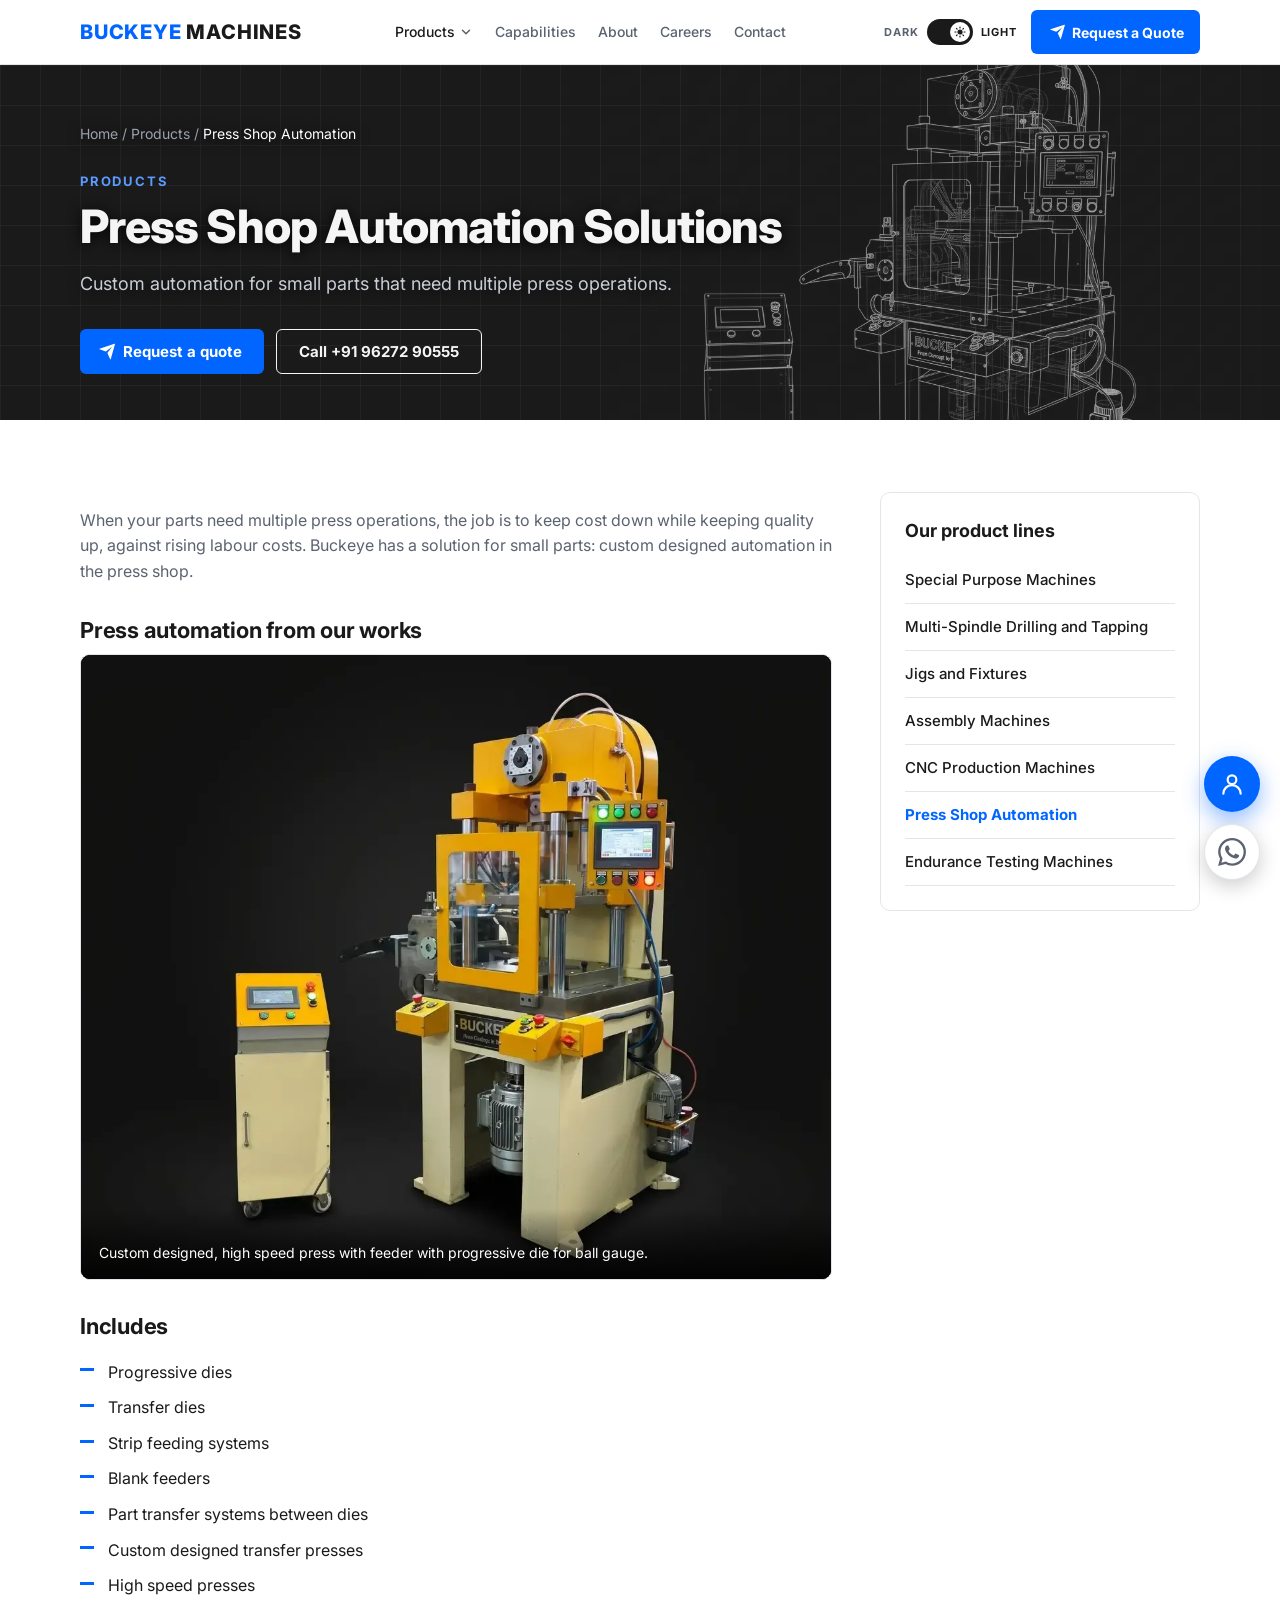
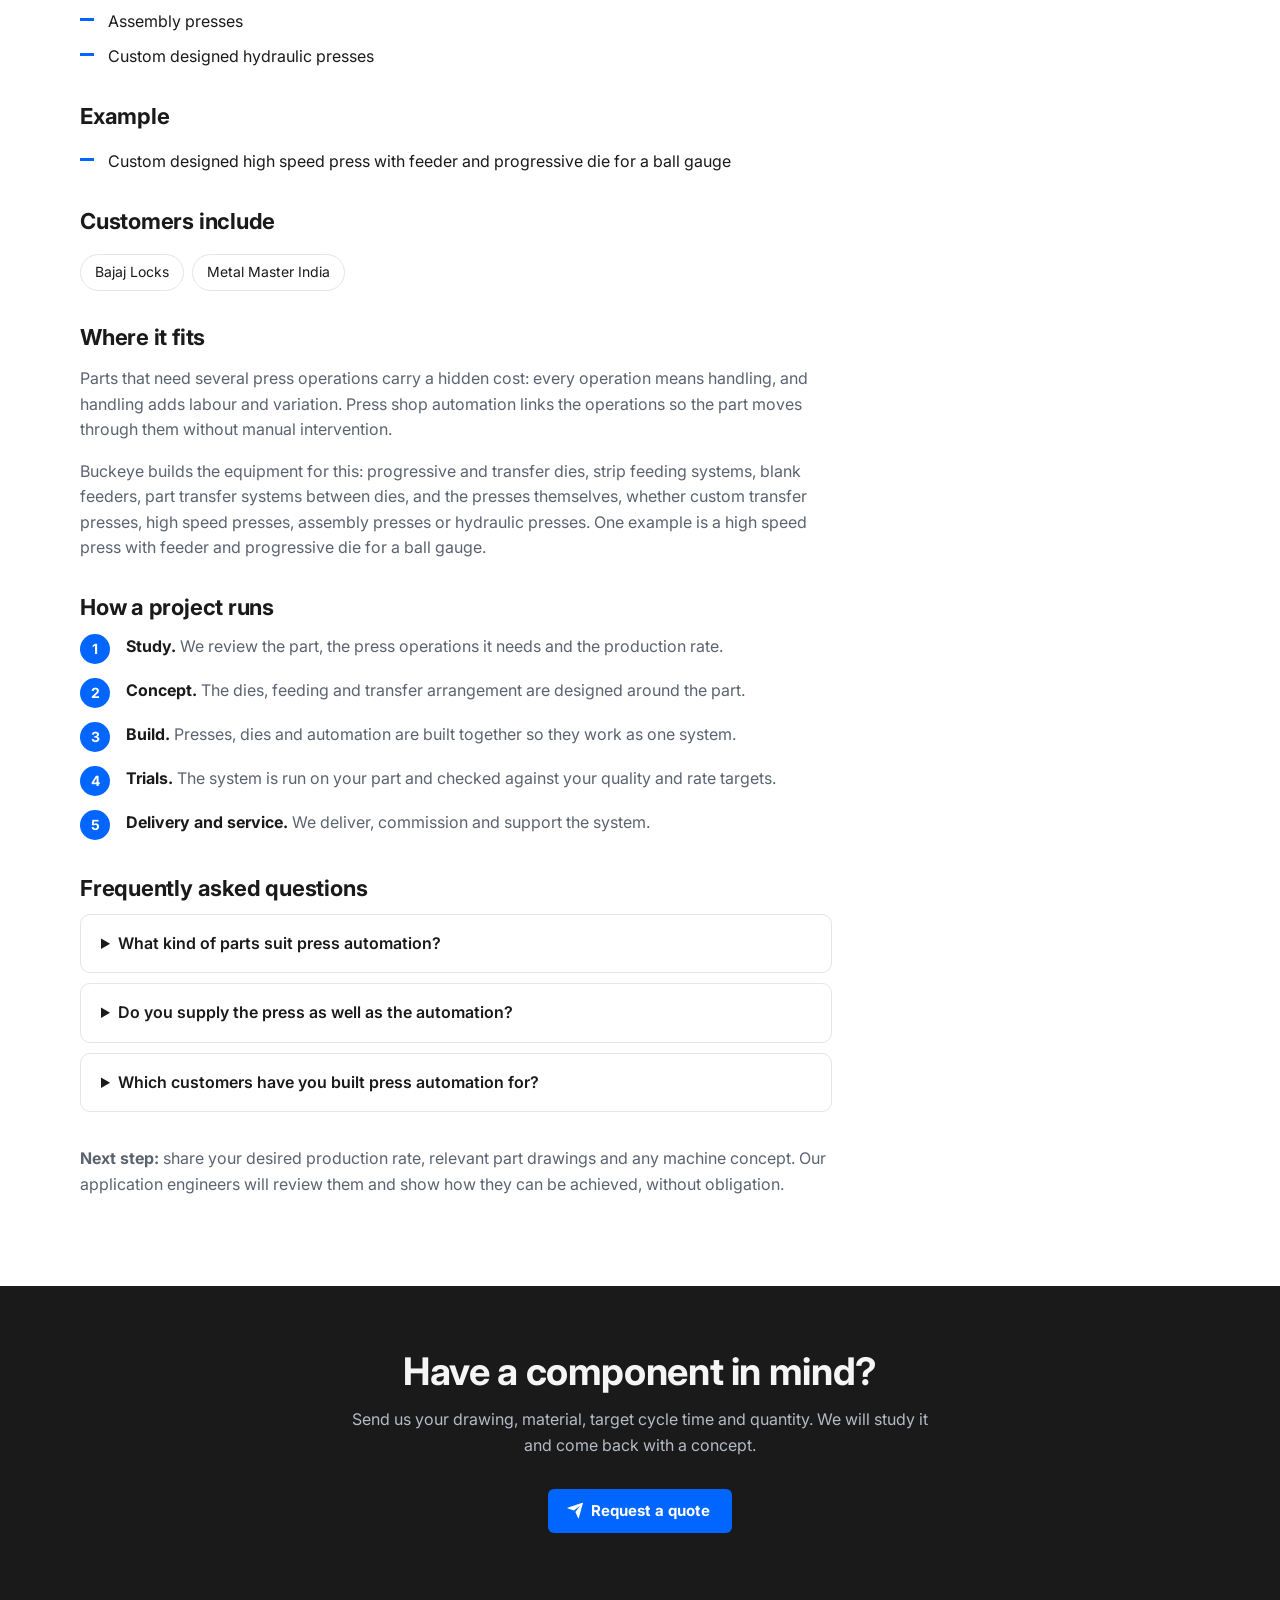
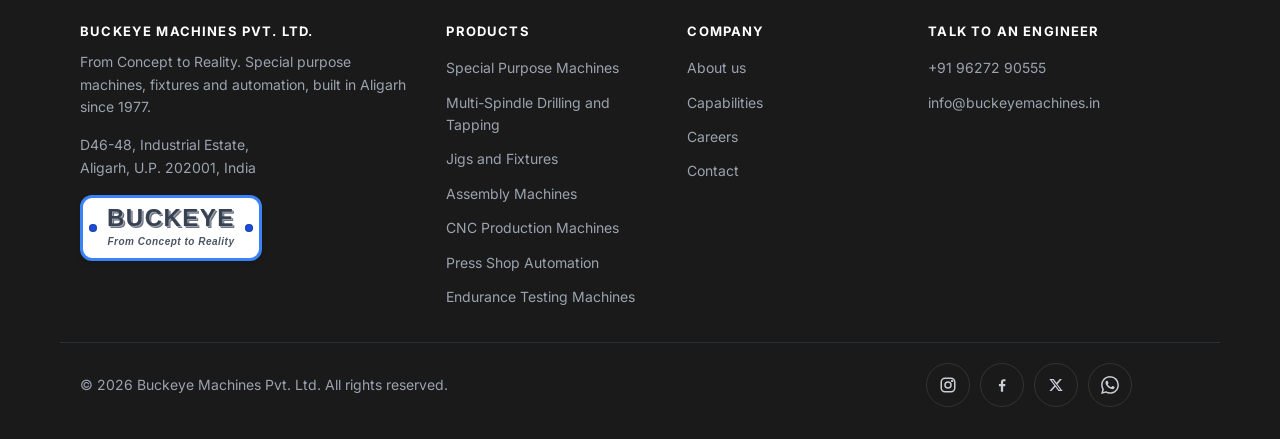
<file: press-shop-automation.html>
<!DOCTYPE html>
<html lang="en-IN">
<head>
<meta charset="utf-8">
<meta name="viewport" content="width=device-width, initial-scale=1, viewport-fit=cover">
<title>Press Shop Automation &amp; Special Presses | Buckeye</title>
<meta name="description" content="Press shop automation: progressive and transfer dies, feeders, transfer and high speed presses and custom hydraulic presses for small parts.">
<meta name="robots" content="index, follow, max-image-preview:large">
<meta name="theme-color" content="#1a1a1a">
<link rel="canonical" href="https://buckeyemachines.in/press-shop-automation.html">
<meta property="og:type" content="website"><meta property="og:site_name" content="Buckeye Machines"><meta property="og:title" content="Press Shop Automation &amp; Special Presses | Buckeye"><meta property="og:description" content="Press shop automation: progressive and transfer dies, feeders, transfer and high speed presses and custom hydraulic presses for small parts."><meta property="og:url" content="https://buckeyemachines.in/press-shop-automation.html"><meta property="og:locale" content="en_IN">
<meta name="twitter:card" content="summary_large_image"><meta name="twitter:title" content="Press Shop Automation &amp; Special Presses | Buckeye"><meta name="twitter:description" content="Press shop automation: progressive and transfer dies, feeders, transfer and high speed presses and custom hydraulic presses for small parts.">
<script>try{var t=localStorage.getItem("bm-theme");if(t)document.documentElement.setAttribute("data-theme",t)}catch(e){}</script>
<link rel="preconnect" href="https://fonts.googleapis.com"><link rel="preconnect" href="https://fonts.gstatic.com" crossorigin>
<link rel="stylesheet" href="https://fonts.googleapis.com/css2?family=Inter:wght@400;500;600;700;800&display=swap">
<link rel="preload" as="image" href="images/press-hero.webp">
<link rel="icon" href="favicon.svg" type="image/svg+xml">
<link rel="stylesheet" href="style.css">
<script type="application/ld+json">{"@context":"https://schema.org","@graph":[{"@type":"WebPage","@id":"https://buckeyemachines.in/press-shop-automation.html#webpage","url":"https://buckeyemachines.in/press-shop-automation.html","name":"Press Shop Automation & Special Presses | Buckeye","inLanguage":"en-IN","isPartOf":{"@type":"WebSite","name":"Buckeye Machines","url":"https://buckeyemachines.in/"},"breadcrumb":{"@id":"https://buckeyemachines.in/press-shop-automation.html#crumbs"}},{"@type":"BreadcrumbList","@id":"https://buckeyemachines.in/press-shop-automation.html#crumbs","itemListElement":[{"@type":"ListItem","position":1,"name":"Home","item":"https://buckeyemachines.in/"},{"@type":"ListItem","position":2,"name":"Products","item":"https://buckeyemachines.in/index.html#products"},{"@type":"ListItem","position":3,"name":"Press Shop Automation","item":"https://buckeyemachines.in/press-shop-automation.html"}]},{"@type":"Service","@id":"https://buckeyemachines.in/press-shop-automation.html#service","name":"Press Shop Automation Solutions","serviceType":"Press Shop Automation","description":"Press shop automation: progressive and transfer dies, feeders, transfer and high speed presses and custom hydraulic presses for small parts.","url":"https://buckeyemachines.in/press-shop-automation.html","areaServed":"IN","provider":{"@type":"Organization","name":"Buckeye Machines Pvt. Ltd.","url":"https://buckeyemachines.in/"}},{"@type":"FAQPage","mainEntity":[{"@type":"Question","name":"What kind of parts suit press automation?","acceptedAnswer":{"@type":"Answer","text":"Small parts that need multiple press operations, where labour cost and handling are the main issues."}},{"@type":"Question","name":"Do you supply the press as well as the automation?","acceptedAnswer":{"@type":"Answer","text":"Yes. We build custom designed transfer presses, high speed presses, assembly presses and hydraulic presses, along with the dies and feeding systems."}},{"@type":"Question","name":"Which customers have you built press automation for?","acceptedAnswer":{"@type":"Answer","text":"Bajaj Locks and Metal Master India are among them."}}]}]}</script>
</head>
<body>
<a class="skip" href="#top">Skip to main content</a>
<header><div class="w nav"><a class="logo" href="index.html"><span>BUCKEYE</span> MACHINES</a><nav id="nv" aria-label="Main"><div class="dd"><a href="index.html#products" data-dd aria-haspopup="true" aria-current="page">Products</a><button class="ddb" type="button" aria-label="Show product menu" aria-expanded="false"><svg viewBox="0 0 24 24" width="14" height="14" fill="none" stroke="currentColor" stroke-width="2.6" stroke-linecap="round" stroke-linejoin="round" aria-hidden="true"><path d="M6 9l6 6 6-6"/></svg></button><ul class="sub"><li><a href="index.html#products">All products</a></li><li><a href="special-purpose-machine.html">Special Purpose Machines</a></li><li><a href="drilling-machine.html">Multi-Spindle Drilling and Tapping</a></li><li><a href="fixture.html">Jigs and Fixtures</a></li><li><a href="assembly-machines.html">Assembly Machines</a></li><li><a href="cnc-production-machine.html">CNC Production Machines</a></li><li><a href="press-shop-automation.html" aria-current="page">Press Shop Automation</a></li><li><a href="endurance-testing-machines.html">Endurance Testing Machines</a></li></ul></div><a href="capabilities.html">Capabilities</a><a href="about-us.html">About</a><a href="career.html">Careers</a><a href="contact-us.html">Contact</a><a class="btn nvc btn-send" href="contact-us.html#rfq"><span class="sw1"><span class="sw2"><svg viewBox="0 0 24 24" aria-hidden="true"><path fill="currentColor" d="M1.946 9.315c-.522-.174-.527-.455.01-.634l19.087-6.362c.529-.176.832.12.684.638l-5.454 19.086c-.15.529-.455.547-.679.045L12 14l6-8-8 6-8.054-2.685z"/></svg></span></span><span class="bt">Request a Quote</span></a></nav><div class="hr"><button class="mb" id="mb" type="button" aria-label="Open menu" aria-expanded="false" aria-controls="nv"><svg viewBox="0 0 24 24" width="22" height="22" fill="none" stroke="currentColor" stroke-width="2.2" stroke-linecap="round" aria-hidden="true"><path d="M4 7h16M4 12h16M4 17h16"/></svg></button><button class="sw" id="tg" type="button" role="switch" aria-checked="false" aria-label="Toggle dark and light mode"><span class="sl sd">Dark</span><span class="tr"><span class="kn"><svg class="mo" viewBox="0 0 24 24" width="12" height="12" fill="currentColor" aria-hidden="true"><path d="M20 14.5A8.5 8.5 0 0 1 9.5 4a8.5 8.5 0 1 0 10.5 10.5z"/></svg><svg class="su" viewBox="0 0 24 24" width="12" height="12" fill="none" stroke="currentColor" stroke-width="2.4" stroke-linecap="round" aria-hidden="true"><circle cx="12" cy="12" r="4" fill="currentColor"/><path d="M12 2v2M12 20v2M2 12h2M20 12h2M4.9 4.9l1.4 1.4M17.7 17.7l1.4 1.4M4.9 19.1l1.4-1.4M17.7 6.3l1.4-1.4"/></svg></span></span><span class="sl sg">Light</span></button><a class="btn sm btn-send" href="contact-us.html#rfq"><span class="sw1"><span class="sw2"><svg viewBox="0 0 24 24" aria-hidden="true"><path fill="currentColor" d="M1.946 9.315c-.522-.174-.527-.455.01-.634l19.087-6.362c.529-.176.832.12.684.638l-5.454 19.086c-.15.529-.455.547-.679.045L12 14l6-8-8 6-8.054-2.685z"/></svg></span></span><span class="bt">Request a Quote</span></a></div></div></header>
<main id="top">
<section class="ph hbg hbg-press"><div class="w"><div class="bc" role="navigation" aria-label="Breadcrumb"><a href="index.html">Home</a> / <a href="index.html#products">Products</a> / <span>Press Shop Automation</span></div><div class="eyebrow">Products</div><h1>Press Shop Automation Solutions</h1><p class="lead">Custom automation for small parts that need multiple press operations.</p><div class="cta"><a class="btn btn-send" href="contact-us.html?m=Press%20Shop%20Automation#rfq"><span class="sw1"><span class="sw2"><svg viewBox="0 0 24 24" aria-hidden="true"><path fill="currentColor" d="M1.946 9.315c-.522-.174-.527-.455.01-.634l19.087-6.362c.529-.176.832.12.684.638l-5.454 19.086c-.15.529-.455.547-.679.045L12 14l6-8-8 6-8.054-2.685z"/></svg></span></span><span class="bt">Request a quote</span></a><a class="btn o" href="tel:+919627290555">Call +91 96272 90555</a></div></div></section><section><div class="w pg"><article><p>When your parts need multiple press operations, the job is to keep cost down while keeping quality up, against rising labour costs. Buckeye has a solution for small parts: custom designed automation in the press shop.</p><h2>Press automation from our works</h2><div class="gx" role="group" aria-label="Photo gallery of machines built by Buckeye"><figure tabindex="0"><img src="images/high-speed-press-feeder-progressive-die.webp" alt="Yellow and cream custom designed high speed press with strip feeder, touchscreen control panel and mobile control cabinet, with progressive die for a ball gauge" width="1133" height="944" loading="lazy" decoding="async"><figcaption>Custom designed, high speed press with feeder with progressive die for ball gauge.</figcaption></figure></div><h2>Includes</h2><ul class="ck"><li>Progressive dies</li><li>Transfer dies</li><li>Strip feeding systems</li><li>Blank feeders</li><li>Part transfer systems between dies</li><li>Custom designed transfer presses</li><li>High speed presses</li><li>Assembly presses</li><li>Custom designed hydraulic presses</li></ul><h2>Example</h2><ul class="ck"><li>Custom designed high speed press with feeder and progressive die for a ball gauge</li></ul><h2>Customers include</h2><div class="tags"><span>Bajaj Locks</span><span>Metal Master India</span></div><h2>Where it fits</h2><p>Parts that need several press operations carry a hidden cost: every operation means handling, and handling adds labour and variation. Press shop automation links the operations so the part moves through them without manual intervention.</p><p>Buckeye builds the equipment for this: progressive and transfer dies, strip feeding systems, blank feeders, part transfer systems between dies, and the presses themselves, whether custom transfer presses, high speed presses, assembly presses or hydraulic presses. One example is a high speed press with feeder and progressive die for a ball gauge.</p><h2>How a project runs</h2><ol class="st"><li><b>Study.</b> We review the part, the press operations it needs and the production rate.</li><li><b>Concept.</b> The dies, feeding and transfer arrangement are designed around the part.</li><li><b>Build.</b> Presses, dies and automation are built together so they work as one system.</li><li><b>Trials.</b> The system is run on your part and checked against your quality and rate targets.</li><li><b>Delivery and service.</b> We deliver, commission and support the system.</li></ol><h2>Frequently asked questions</h2><div class="fq"><details><summary>What kind of parts suit press automation?</summary><p>Small parts that need multiple press operations, where labour cost and handling are the main issues.</p></details><details><summary>Do you supply the press as well as the automation?</summary><p>Yes. We build custom designed transfer presses, high speed presses, assembly presses and hydraulic presses, along with the dies and feeding systems.</p></details><details><summary>Which customers have you built press automation for?</summary><p>Bajaj Locks and Metal Master India are among them.</p></details></div><p style="margin-top:34px"><b>Next step:</b> share your desired production rate, relevant part drawings and any machine concept. Our application engineers will review them and show how they can be achieved, without obligation.</p></article><aside><div class="card"><h3>Our product lines</h3><ul class="pl"><li><a href="special-purpose-machine.html">Special Purpose Machines</a></li><li><a href="drilling-machine.html">Multi-Spindle Drilling and Tapping</a></li><li><a href="fixture.html">Jigs and Fixtures</a></li><li><a href="assembly-machines.html">Assembly Machines</a></li><li><a href="cnc-production-machine.html">CNC Production Machines</a></li><li><a href="press-shop-automation.html" aria-current="page">Press Shop Automation</a></li><li><a href="endurance-testing-machines.html">Endurance Testing Machines</a></li></ul></div></aside></div></section><section class="band"><div class="w"><h2>Have a component in mind?</h2><p>Send us your drawing, material, target cycle time and quantity. We will study it and come back with a concept.</p><div class="cta"><a class="btn btn-send" href="contact-us.html#rfq"><span class="sw1"><span class="sw2"><svg viewBox="0 0 24 24" aria-hidden="true"><path fill="currentColor" d="M1.946 9.315c-.522-.174-.527-.455.01-.634l19.087-6.362c.529-.176.832.12.684.638l-5.454 19.086c-.15.529-.455.547-.679.045L12 14l6-8-8 6-8.054-2.685z"/></svg></span></span><span class="bt">Request a quote</span></a></div></div></section>
</main>
<footer><div class="w fg"><div><h3>Buckeye Machines Pvt. Ltd.</h3><p>From Concept to Reality. Special purpose machines, fixtures and automation, built in Aligarh since 1977.</p><p><a href="https://maps.app.goo.gl/Gg2htDbvVSRS2Ftr7" target="_blank" rel="noopener">D46-48, Industrial Estate,<br>Aligarh, U.P. 202001, India</a></p><p><a href="#" class="logo-badge"><span class="logo-text">BUCKEYE</span><span class="logo-tagline">From Concept to Reality</span></a></p></div><div><h3>Products</h3><ul><li><a href="special-purpose-machine.html">Special Purpose Machines</a></li><li><a href="drilling-machine.html">Multi-Spindle Drilling and Tapping</a></li><li><a href="fixture.html">Jigs and Fixtures</a></li><li><a href="assembly-machines.html">Assembly Machines</a></li><li><a href="cnc-production-machine.html">CNC Production Machines</a></li><li><a href="press-shop-automation.html">Press Shop Automation</a></li><li><a href="endurance-testing-machines.html">Endurance Testing Machines</a></li></ul></div><div><h3>Company</h3><ul><li><a href="about-us.html">About us</a></li><li><a href="capabilities.html">Capabilities</a></li><li><a href="career.html">Careers</a></li><li><a href="contact-us.html">Contact</a></li></ul></div><div><h3>Talk to an engineer</h3><p><a href="tel:+919627290555">+91 96272 90555</a><br><a href="mailto:info@buckeyemachines.in">info@buckeyemachines.in</a></p></div></div><div class="w fb"><span>© <span class="yr">2026</span> Buckeye Machines Pvt. Ltd. All rights reserved.</span><span class="so"><a href="https://www.instagram.com/buckeyemachines57/" target="_blank" rel="noopener" aria-label="Instagram"><svg viewBox="0 0 24 24" width="18" height="18" fill="none" stroke="currentColor" stroke-width="2" stroke-linecap="round" stroke-linejoin="round" aria-hidden="true"><rect x="3" y="3" width="18" height="18" rx="5"/><circle cx="12" cy="12" r="4"/><circle cx="17.5" cy="6.5" r=".6" fill="currentColor"/></svg></a><a href="https://www.facebook.com/profile.php?id=100081990784406" target="_blank" rel="noopener" aria-label="Facebook"><svg viewBox="0 0 24 24" width="18" height="18" fill="currentColor" aria-hidden="true"><path d="M13.5 21v-7.5h2.6l.4-3h-3V8.6c0-.9.3-1.5 1.5-1.5h1.6V4.4c-.3 0-1.2-.1-2.3-.1-2.3 0-3.8 1.4-3.8 3.9v2.3H7.9v3h2.6V21h3z"/></svg></a><a href="https://twitter.com/BuckeyeMachines" target="_blank" rel="noopener" aria-label="X"><svg viewBox="0 0 24 24" width="16" height="16" fill="currentColor" aria-hidden="true"><path d="M17.8 3h3.1l-6.8 7.7L22 21h-6.2l-4.9-6.4L5.3 21H2.2l7.3-8.3L2 3h6.4l4.4 5.8L17.8 3zm-1.1 16.2h1.7L7.4 4.7H5.6l11.1 14.5z"/></svg></a><a href="https://wa.me/919627290555?text=Hello%20Buckeye%20Machines%2C%20I%20would%20like%20to%20discuss%20a%20machine%20requirement." target="_blank" rel="noopener" aria-label="WhatsApp"><svg viewBox="0 0 24 24" width="18" height="18" fill="currentColor" aria-hidden="true"><path d="M17.472 14.382c-.297-.149-1.758-.867-2.03-.967-.273-.099-.471-.148-.67.15-.197.297-.767.966-.94 1.164-.173.199-.347.223-.644.075-.297-.15-1.255-.463-2.39-1.475-.883-.788-1.48-1.761-1.653-2.059-.173-.297-.018-.458.13-.606.134-.133.298-.347.446-.52.149-.174.198-.298.298-.497.099-.198.05-.371-.025-.52-.075-.149-.669-1.612-.916-2.207-.242-.579-.487-.5-.669-.51-.173-.008-.371-.01-.57-.01-.198 0-.52.074-.792.372-.272.297-1.04 1.016-1.04 2.479 0 1.462 1.065 2.875 1.213 3.074.149.198 2.096 3.2 5.077 4.487.709.306 1.262.489 1.694.625.712.227 1.36.195 1.871.118.571-.085 1.758-.719 2.006-1.413.248-.694.248-1.289.173-1.413-.074-.124-.272-.198-.57-.347m-5.421 7.403h-.004a9.87 9.87 0 01-5.031-1.378l-.361-.214-3.741.982.998-3.648-.235-.374a9.86 9.86 0 01-1.51-5.26c.001-5.45 4.436-9.884 9.888-9.884 2.64 0 5.122 1.03 6.988 2.898a9.825 9.825 0 012.893 6.994c-.003 5.45-4.437 9.884-9.885 9.884m8.413-18.297A11.815 11.815 0 0012.05 0C5.495 0 .16 5.335.157 11.892c0 2.096.547 4.142 1.588 5.945L.057 24l6.305-1.654a11.882 11.882 0 005.683 1.448h.005c6.554 0 11.89-5.335 11.893-11.893a11.821 11.821 0 00-3.48-8.413z"/></svg></a></span></div></footer>
<div class="cpw"><button class="cb" id="cb" type="button" aria-label="Contact information" aria-expanded="false" aria-controls="cp"><svg viewBox="0 0 24 24" width="26" height="26" fill="none" stroke="currentColor" stroke-width="2" stroke-linecap="round" stroke-linejoin="round" aria-hidden="true"><circle cx="12" cy="8" r="4"/><path d="M4 21a8 8 0 0116 0"/></svg></button><span class="cbl">Contact us</span></div><section class="cp" id="cp" role="dialog" aria-label="Contact information" aria-hidden="true"><div class="cph"><b>Contact Buckeye</b><button class="cpx" id="cpx" type="button" aria-label="Close contact information">✕</button></div><ul class="cpl"><li><span class="ci"><svg viewBox="0 0 24 24" width="17" height="17" fill="none" stroke="currentColor" stroke-width="2" stroke-linecap="round" stroke-linejoin="round" aria-hidden="true"><path d="M22 16.9v3a2 2 0 01-2.2 2 19.8 19.8 0 01-8.6-3.1 19.5 19.5 0 01-6-6A19.8 19.8 0 012.1 4.2 2 2 0 014.1 2h3a2 2 0 012 1.7c.1 1 .4 1.9.7 2.8a2 2 0 01-.5 2.1L8.1 9.9a16 16 0 006 6l1.3-1.3a2 2 0 012.1-.4c.9.3 1.8.6 2.8.7a2 2 0 011.7 2z"/></svg></span><span><a href="tel:+919627290555">+91 96272 90555</a><br><a href="tel:+917830655599">+91 78306 55599</a></span></li><li><span class="ci"><svg viewBox="0 0 24 24" width="17" height="17" fill="none" stroke="currentColor" stroke-width="2" stroke-linecap="round" stroke-linejoin="round" aria-hidden="true"><rect x="3" y="5" width="18" height="14" rx="2"/><path d="M3 7l9 6 9-6"/></svg></span><span><a href="mailto:info@buckeyemachines.in">info@buckeyemachines.in</a><br><a href="mailto:buckeye.aligarh@gmail.com">buckeye.aligarh@gmail.com</a></span></li><li><span class="ci"><svg viewBox="0 0 24 24" width="17" height="17" fill="none" stroke="currentColor" stroke-width="2" stroke-linecap="round" stroke-linejoin="round" aria-hidden="true"><path d="M12 21s-7-6.2-7-11a7 7 0 0114 0c0 4.8-7 11-7 11z"/><circle cx="12" cy="10" r="2.5"/></svg></span><span><a href="https://maps.app.goo.gl/Gg2htDbvVSRS2Ftr7" target="_blank" rel="noopener">D46-48, Industrial Estate, Aligarh 202001, U.P.</a></span></li></ul><div class="cps"><a href="https://wa.me/919627290555?text=Hello%20Buckeye%20Machines%2C%20I%20would%20like%20to%20discuss%20a%20machine%20requirement." target="_blank" rel="noopener"><svg viewBox="0 0 24 24" width="17" height="17" fill="currentColor" aria-hidden="true"><path d="M17.472 14.382c-.297-.149-1.758-.867-2.03-.967-.273-.099-.471-.148-.67.15-.197.297-.767.966-.94 1.164-.173.199-.347.223-.644.075-.297-.15-1.255-.463-2.39-1.475-.883-.788-1.48-1.761-1.653-2.059-.173-.297-.018-.458.13-.606.134-.133.298-.347.446-.52.149-.174.198-.298.298-.497.099-.198.05-.371-.025-.52-.075-.149-.669-1.612-.916-2.207-.242-.579-.487-.5-.669-.51-.173-.008-.371-.01-.57-.01-.198 0-.52.074-.792.372-.272.297-1.04 1.016-1.04 2.479 0 1.462 1.065 2.875 1.213 3.074.149.198 2.096 3.2 5.077 4.487.709.306 1.262.489 1.694.625.712.227 1.36.195 1.871.118.571-.085 1.758-.719 2.006-1.413.248-.694.248-1.289.173-1.413-.074-.124-.272-.198-.57-.347m-5.421 7.403h-.004a9.87 9.87 0 01-5.031-1.378l-.361-.214-3.741.982.998-3.648-.235-.374a9.86 9.86 0 01-1.51-5.26c.001-5.45 4.436-9.884 9.888-9.884 2.64 0 5.122 1.03 6.988 2.898a9.825 9.825 0 012.893 6.994c-.003 5.45-4.437 9.884-9.885 9.884m8.413-18.297A11.815 11.815 0 0012.05 0C5.495 0 .16 5.335.157 11.892c0 2.096.547 4.142 1.588 5.945L.057 24l6.305-1.654a11.882 11.882 0 005.683 1.448h.005c6.554 0 11.89-5.335 11.893-11.893a11.821 11.821 0 00-3.48-8.413z"/></svg><span>WhatsApp</span></a><a href="https://www.instagram.com/buckeyemachines57/" target="_blank" rel="noopener"><svg viewBox="0 0 24 24" width="17" height="17" fill="none" stroke="currentColor" stroke-width="2" stroke-linecap="round" stroke-linejoin="round" aria-hidden="true"><rect x="3" y="3" width="18" height="18" rx="5"/><circle cx="12" cy="12" r="4"/><circle cx="17.5" cy="6.5" r=".6" fill="currentColor"/></svg><span>@buckeyemachines57</span></a><a href="https://twitter.com/BuckeyeMachines" target="_blank" rel="noopener"><svg viewBox="0 0 24 24" width="15" height="15" fill="currentColor" aria-hidden="true"><path d="M17.8 3h3.1l-6.8 7.7L22 21h-6.2l-4.9-6.4L5.3 21H2.2l7.3-8.3L2 3h6.4l4.4 5.8L17.8 3zm-1.1 16.2h1.7L7.4 4.7H5.6l11.1 14.5z"/></svg><span>@BuckeyeMachines</span></a><a href="https://www.facebook.com/profile.php?id=100081990784406" target="_blank" rel="noopener"><svg viewBox="0 0 24 24" width="17" height="17" fill="currentColor" aria-hidden="true"><path d="M13.5 21v-7.5h2.6l.4-3h-3V8.6c0-.9.3-1.5 1.5-1.5h1.6V4.4c-.3 0-1.2-.1-2.3-.1-2.3 0-3.8 1.4-3.8 3.9v2.3H7.9v3h2.6V21h3z"/></svg><span>Buckeye Machines</span></a></div><a class="cpa" href="contact-us.html#rfq">Request a quote →</a></section>
<div class="wa"><a class="wb" href="https://wa.me/919627290555?text=Hello%20Buckeye%20Machines%2C%20I%20would%20like%20to%20discuss%20a%20machine%20requirement." target="_blank" rel="noopener" aria-label="Chat with Buckeye Machines on WhatsApp"><svg viewBox="0 0 24 24" width="28" height="28" fill="currentColor" aria-hidden="true"><path d="M17.472 14.382c-.297-.149-1.758-.867-2.03-.967-.273-.099-.471-.148-.67.15-.197.297-.767.966-.94 1.164-.173.199-.347.223-.644.075-.297-.15-1.255-.463-2.39-1.475-.883-.788-1.48-1.761-1.653-2.059-.173-.297-.018-.458.13-.606.134-.133.298-.347.446-.52.149-.174.198-.298.298-.497.099-.198.05-.371-.025-.52-.075-.149-.669-1.612-.916-2.207-.242-.579-.487-.5-.669-.51-.173-.008-.371-.01-.57-.01-.198 0-.52.074-.792.372-.272.297-1.04 1.016-1.04 2.479 0 1.462 1.065 2.875 1.213 3.074.149.198 2.096 3.2 5.077 4.487.709.306 1.262.489 1.694.625.712.227 1.36.195 1.871.118.571-.085 1.758-.719 2.006-1.413.248-.694.248-1.289.173-1.413-.074-.124-.272-.198-.57-.347m-5.421 7.403h-.004a9.87 9.87 0 01-5.031-1.378l-.361-.214-3.741.982.998-3.648-.235-.374a9.86 9.86 0 01-1.51-5.26c.001-5.45 4.436-9.884 9.888-9.884 2.64 0 5.122 1.03 6.988 2.898a9.825 9.825 0 012.893 6.994c-.003 5.45-4.437 9.884-9.885 9.884m8.413-18.297A11.815 11.815 0 0012.05 0C5.495 0 .16 5.335.157 11.892c0 2.096.547 4.142 1.588 5.945L.057 24l6.305-1.654a11.882 11.882 0 005.683 1.448h.005c6.554 0 11.89-5.335 11.893-11.893a11.821 11.821 0 00-3.48-8.413z"/></svg></a><span class="wl">Chat on WhatsApp</span></div>
<script src="site.js" defer></script>
<script src="lightbox.js" defer></script>
</body>
</html>
</file>
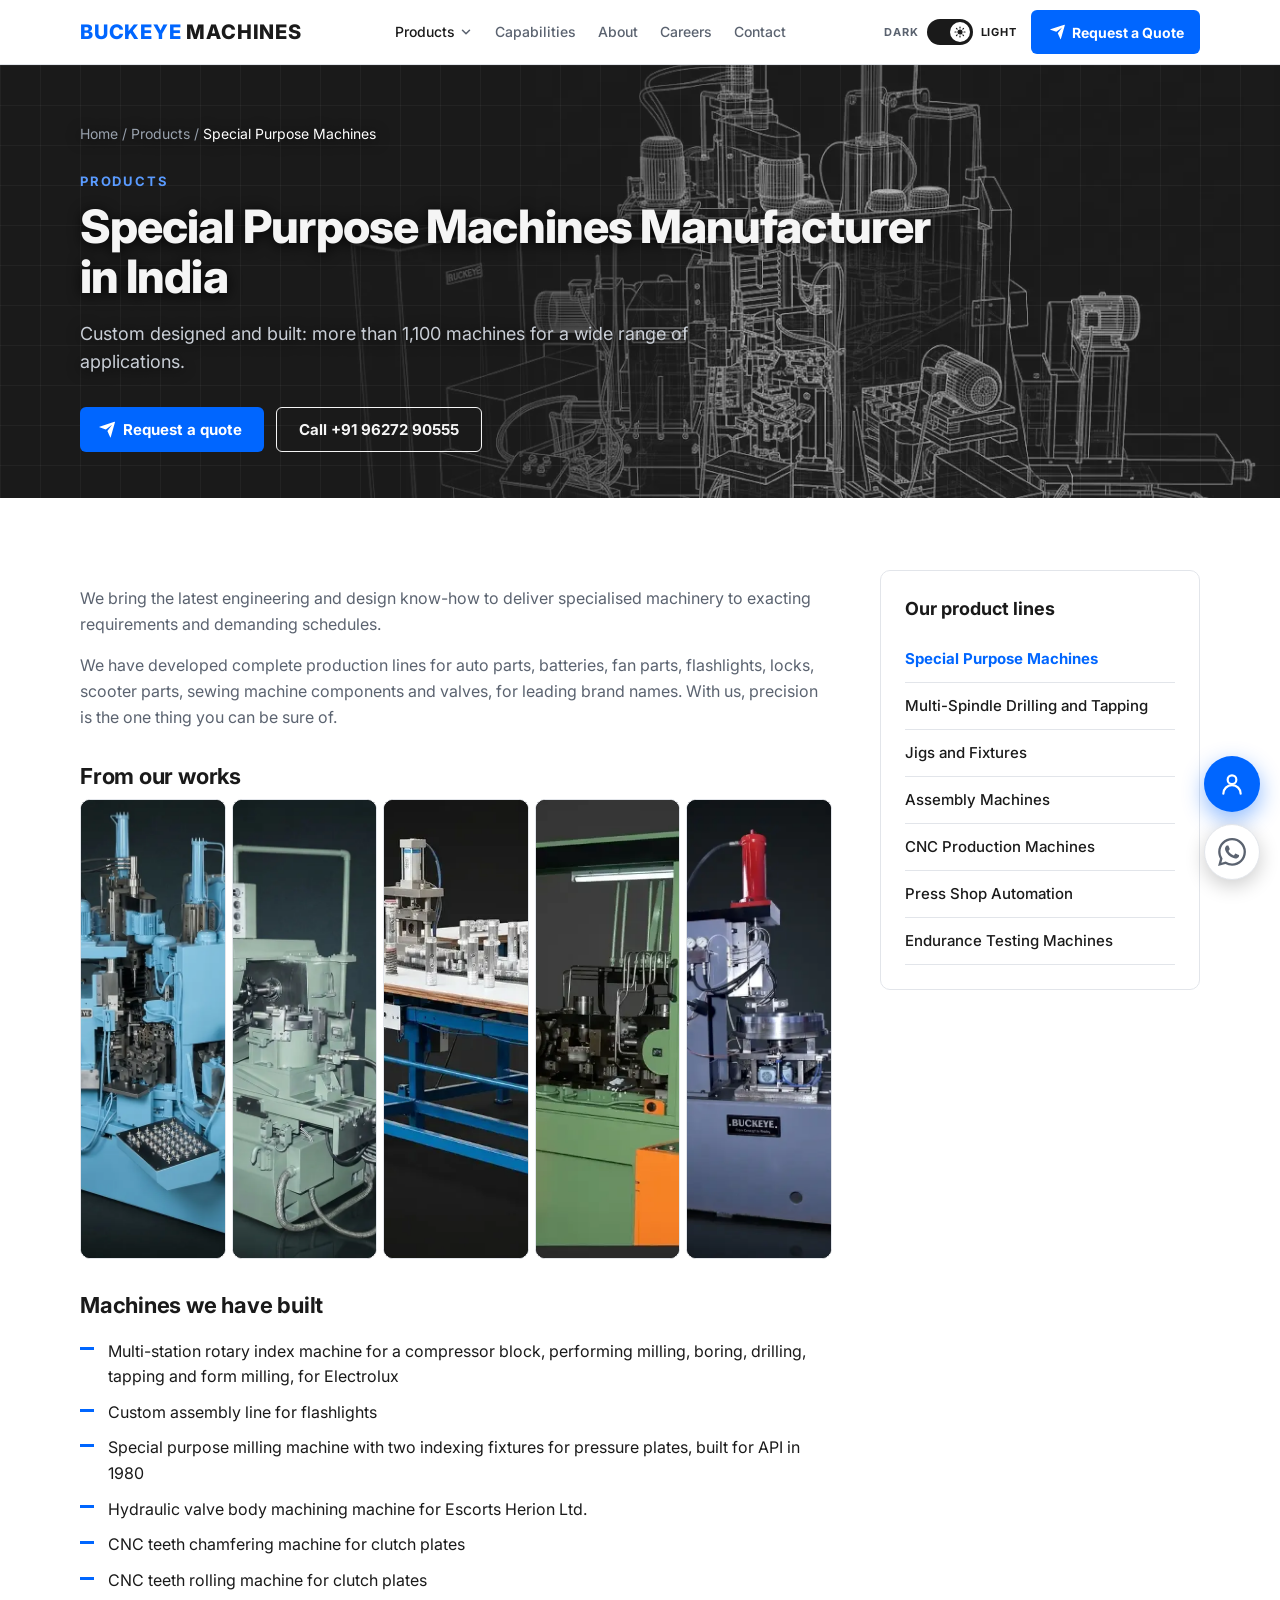
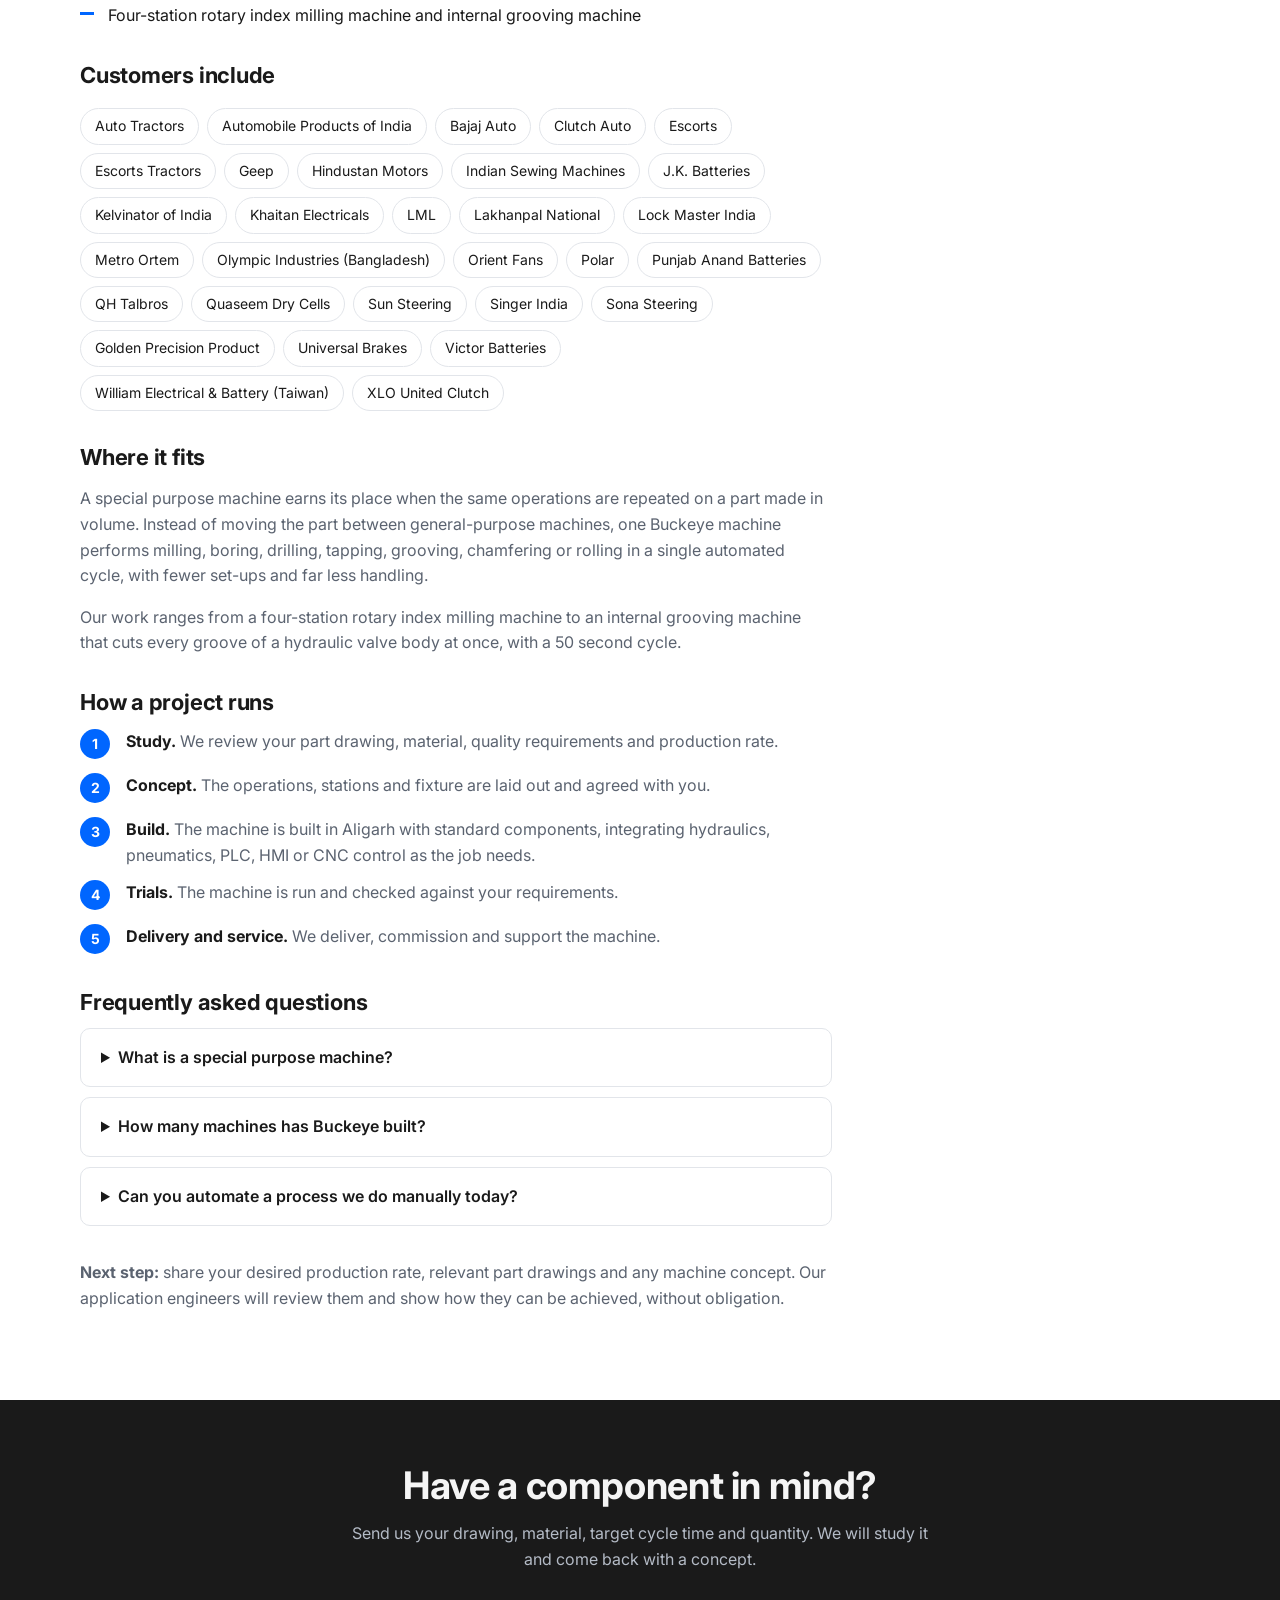
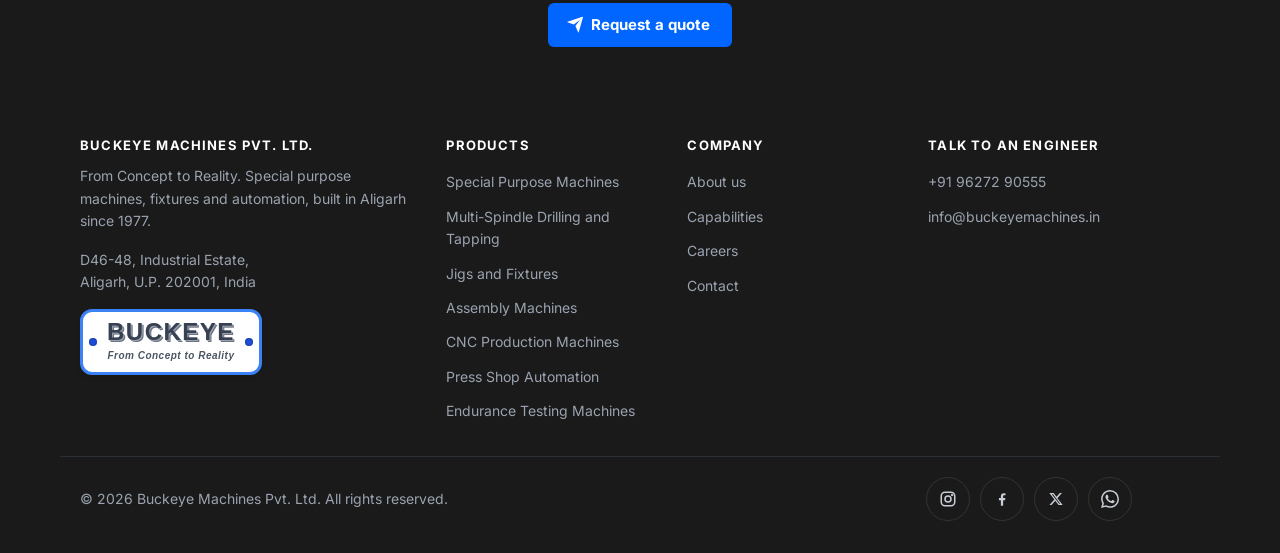
<file: special-purpose-machine.html>
<!DOCTYPE html>
<html lang="en-IN">
<head>
<meta charset="utf-8">
<meta name="viewport" content="width=device-width, initial-scale=1, viewport-fit=cover">
<title>Special Purpose Machines Manufacturer India | Buckeye</title>
<meta name="description" content="Custom special purpose machines built in Aligarh since 1977. Over 1,100 machines for auto, tractor, battery, fan and lock makers. Request a quote.">
<meta name="robots" content="index, follow, max-image-preview:large">
<meta name="theme-color" content="#1a1a1a">
<link rel="canonical" href="https://buckeyemachines.in/special-purpose-machine.html">
<meta property="og:type" content="website"><meta property="og:site_name" content="Buckeye Machines"><meta property="og:title" content="Special Purpose Machines Manufacturer India | Buckeye"><meta property="og:description" content="Custom special purpose machines built in Aligarh since 1977. Over 1,100 machines for auto, tractor, battery, fan and lock makers. Request a quote."><meta property="og:url" content="https://buckeyemachines.in/special-purpose-machine.html"><meta property="og:locale" content="en_IN">
<meta name="twitter:card" content="summary_large_image"><meta name="twitter:title" content="Special Purpose Machines Manufacturer India | Buckeye"><meta name="twitter:description" content="Custom special purpose machines built in Aligarh since 1977. Over 1,100 machines for auto, tractor, battery, fan and lock makers. Request a quote.">
<script>try{var t=localStorage.getItem("bm-theme");if(t)document.documentElement.setAttribute("data-theme",t)}catch(e){}</script>
<link rel="preconnect" href="https://fonts.googleapis.com"><link rel="preconnect" href="https://fonts.gstatic.com" crossorigin>
<link rel="stylesheet" href="https://fonts.googleapis.com/css2?family=Inter:wght@400;500;600;700;800&display=swap">
<link rel="preload" as="image" href="images/spm-hero.webp">
<link rel="icon" href="favicon.svg" type="image/svg+xml">
<link rel="stylesheet" href="style.css">
<script type="application/ld+json">{"@context":"https://schema.org","@graph":[{"@type":"WebPage","@id":"https://buckeyemachines.in/special-purpose-machine.html#webpage","url":"https://buckeyemachines.in/special-purpose-machine.html","name":"Special Purpose Machines Manufacturer India | Buckeye","inLanguage":"en-IN","isPartOf":{"@type":"WebSite","name":"Buckeye Machines","url":"https://buckeyemachines.in/"},"breadcrumb":{"@id":"https://buckeyemachines.in/special-purpose-machine.html#crumbs"}},{"@type":"BreadcrumbList","@id":"https://buckeyemachines.in/special-purpose-machine.html#crumbs","itemListElement":[{"@type":"ListItem","position":1,"name":"Home","item":"https://buckeyemachines.in/"},{"@type":"ListItem","position":2,"name":"Products","item":"https://buckeyemachines.in/index.html#products"},{"@type":"ListItem","position":3,"name":"Special Purpose Machines","item":"https://buckeyemachines.in/special-purpose-machine.html"}]},{"@type":"Service","@id":"https://buckeyemachines.in/special-purpose-machine.html#service","name":"Special Purpose Machines Manufacturer in India","serviceType":"Special Purpose Machines","description":"Custom special purpose machines built in Aligarh since 1977. Over 1,100 machines for auto, tractor, battery, fan and lock makers. Request a quote.","url":"https://buckeyemachines.in/special-purpose-machine.html","areaServed":"IN","provider":{"@type":"Organization","name":"Buckeye Machines Pvt. Ltd.","url":"https://buckeyemachines.in/"}},{"@type":"FAQPage","mainEntity":[{"@type":"Question","name":"What is a special purpose machine?","acceptedAnswer":{"@type":"Answer","text":"A machine designed around one component or process, rather than a general-purpose machine tool. It performs the specific operations your part needs, automatically and repeatedly, which cuts cycle time and labour cost per part."}},{"@type":"Question","name":"How many machines has Buckeye built?","acceptedAnswer":{"@type":"Answer","text":"More than 1,100 machines, custom designed and built for automotive, tractor, battery, fan, lock and sewing machine manufacturers, among others."}},{"@type":"Question","name":"Can you automate a process we do manually today?","acceptedAnswer":{"@type":"Answer","text":"In many cases, yes. Send your part drawings, the production rate you need and any machine concept you have in mind. Our application engineers will review them and show how the target can be achieved, without obligation."}}]}]}</script>
</head>
<body>
<a class="skip" href="#top">Skip to main content</a>
<header><div class="w nav"><a class="logo" href="index.html"><span>BUCKEYE</span> MACHINES</a><nav id="nv" aria-label="Main"><div class="dd"><a href="index.html#products" data-dd aria-haspopup="true" aria-current="page">Products</a><button class="ddb" type="button" aria-label="Show product menu" aria-expanded="false"><svg viewBox="0 0 24 24" width="14" height="14" fill="none" stroke="currentColor" stroke-width="2.6" stroke-linecap="round" stroke-linejoin="round" aria-hidden="true"><path d="M6 9l6 6 6-6"/></svg></button><ul class="sub"><li><a href="index.html#products">All products</a></li><li><a href="special-purpose-machine.html" aria-current="page">Special Purpose Machines</a></li><li><a href="drilling-machine.html">Multi-Spindle Drilling and Tapping</a></li><li><a href="fixture.html">Jigs and Fixtures</a></li><li><a href="assembly-machines.html">Assembly Machines</a></li><li><a href="cnc-production-machine.html">CNC Production Machines</a></li><li><a href="press-shop-automation.html">Press Shop Automation</a></li><li><a href="endurance-testing-machines.html">Endurance Testing Machines</a></li></ul></div><a href="capabilities.html">Capabilities</a><a href="about-us.html">About</a><a href="career.html">Careers</a><a href="contact-us.html">Contact</a><a class="btn nvc btn-send" href="contact-us.html#rfq"><span class="sw1"><span class="sw2"><svg viewBox="0 0 24 24" aria-hidden="true"><path fill="currentColor" d="M1.946 9.315c-.522-.174-.527-.455.01-.634l19.087-6.362c.529-.176.832.12.684.638l-5.454 19.086c-.15.529-.455.547-.679.045L12 14l6-8-8 6-8.054-2.685z"/></svg></span></span><span class="bt">Request a Quote</span></a></nav><div class="hr"><button class="mb" id="mb" type="button" aria-label="Open menu" aria-expanded="false" aria-controls="nv"><svg viewBox="0 0 24 24" width="22" height="22" fill="none" stroke="currentColor" stroke-width="2.2" stroke-linecap="round" aria-hidden="true"><path d="M4 7h16M4 12h16M4 17h16"/></svg></button><button class="sw" id="tg" type="button" role="switch" aria-checked="false" aria-label="Toggle dark and light mode"><span class="sl sd">Dark</span><span class="tr"><span class="kn"><svg class="mo" viewBox="0 0 24 24" width="12" height="12" fill="currentColor" aria-hidden="true"><path d="M20 14.5A8.5 8.5 0 0 1 9.5 4a8.5 8.5 0 1 0 10.5 10.5z"/></svg><svg class="su" viewBox="0 0 24 24" width="12" height="12" fill="none" stroke="currentColor" stroke-width="2.4" stroke-linecap="round" aria-hidden="true"><circle cx="12" cy="12" r="4" fill="currentColor"/><path d="M12 2v2M12 20v2M2 12h2M20 12h2M4.9 4.9l1.4 1.4M17.7 17.7l1.4 1.4M4.9 19.1l1.4-1.4M17.7 6.3l1.4-1.4"/></svg></span></span><span class="sl sg">Light</span></button><a class="btn sm btn-send" href="contact-us.html#rfq"><span class="sw1"><span class="sw2"><svg viewBox="0 0 24 24" aria-hidden="true"><path fill="currentColor" d="M1.946 9.315c-.522-.174-.527-.455.01-.634l19.087-6.362c.529-.176.832.12.684.638l-5.454 19.086c-.15.529-.455.547-.679.045L12 14l6-8-8 6-8.054-2.685z"/></svg></span></span><span class="bt">Request a Quote</span></a></div></div></header>
<main id="top">
<section class="ph hbg hbg-spm"><div class="w"><div class="bc" role="navigation" aria-label="Breadcrumb"><a href="index.html">Home</a> / <a href="index.html#products">Products</a> / <span>Special Purpose Machines</span></div><div class="eyebrow">Products</div><h1>Special Purpose Machines Manufacturer in India</h1><p class="lead">Custom designed and built: more than 1,100 machines for a wide range of applications.</p><div class="cta"><a class="btn btn-send" href="contact-us.html?m=Special%20Purpose%20Machine#rfq"><span class="sw1"><span class="sw2"><svg viewBox="0 0 24 24" aria-hidden="true"><path fill="currentColor" d="M1.946 9.315c-.522-.174-.527-.455.01-.634l19.087-6.362c.529-.176.832.12.684.638l-5.454 19.086c-.15.529-.455.547-.679.045L12 14l6-8-8 6-8.054-2.685z"/></svg></span></span><span class="bt">Request a quote</span></a><a class="btn o" href="tel:+919627290555">Call +91 96272 90555</a></div></div></section><section><div class="w pg"><article><p>We bring the latest engineering and design know-how to deliver specialised machinery to exacting requirements and demanding schedules.</p><p>We have developed complete production lines for auto parts, batteries, fan parts, flashlights, locks, scooter parts, sewing machine components and valves, for leading brand names. With us, precision is the one thing you can be sure of.</p><h2>From our works</h2><div class="gx" role="group" aria-label="Photo gallery of machines built by Buckeye"><figure tabindex="0"><img src="images/multi-station-rotary-index-machine.webp" alt="Light blue multi-station rotary index machine for a compressor block, custom designed for Electrolux" width="1133" height="944" loading="lazy" decoding="async"><figcaption>Multi Station rotary index machine for compressor block. Custom designed for Electrolux to perform milling, boring, drilling, tapping and form milling operations.</figcaption></figure><figure tabindex="0"><img src="images/milling-machine-two-indexing-fixtures.webp" alt="Green special purpose milling machine with two indexing fixtures for pressure plates, built for API in 1980" width="1133" height="944" loading="lazy" decoding="async"><figcaption>Custom designed special purpose milling machine with two indexing fixtures for pressure plates, built for API in 1980.</figcaption></figure><figure tabindex="0"><img src="images/flashlight-assembly-line.webp" alt="Blue custom designed assembly line for flashlights with conveyor and pneumatic press stations" width="1200" height="644" loading="lazy" decoding="async"><figcaption>Custom designed assembly line for flashlights.</figcaption></figure><figure tabindex="0"><img src="images/hydraulic-valve-body-machine.webp" alt="Green enclosed special purpose machine for machining hydraulic valve bodies, built for Escorts Herion Ltd" width="1019" height="711" loading="lazy" decoding="async"><figcaption>Special purpose machine for machining of hydraulic valve body, designed and built for Escorts Herion Ltd.</figcaption></figure><figure tabindex="0"><img src="images/cnc-teeth-rolling-machine.webp" alt="Grey CNC teeth rolling machine for clutch plates with hydraulic power unit and control panel" width="1133" height="944" loading="lazy" decoding="async"><figcaption>CNC teeth rolling machine for clutch plate.</figcaption></figure></div><h2>Machines we have built</h2><ul class="ck"><li>Multi-station rotary index machine for a compressor block, performing milling, boring, drilling, tapping and form milling, for Electrolux</li><li>Custom assembly line for flashlights</li><li>Special purpose milling machine with two indexing fixtures for pressure plates, built for API in 1980</li><li>Hydraulic valve body machining machine for Escorts Herion Ltd.</li><li>CNC teeth chamfering machine for clutch plates</li><li>CNC teeth rolling machine for clutch plates</li><li>Four-station rotary index milling machine and internal grooving machine</li></ul><h2>Customers include</h2><div class="tags"><span>Auto Tractors</span><span>Automobile Products of India</span><span>Bajaj Auto</span><span>Clutch Auto</span><span>Escorts</span><span>Escorts Tractors</span><span>Geep</span><span>Hindustan Motors</span><span>Indian Sewing Machines</span><span>J.K. Batteries</span><span>Kelvinator of India</span><span>Khaitan Electricals</span><span>LML</span><span>Lakhanpal National</span><span>Lock Master India</span><span>Metro Ortem</span><span>Olympic Industries (Bangladesh)</span><span>Orient Fans</span><span>Polar</span><span>Punjab Anand Batteries</span><span>QH Talbros</span><span>Quaseem Dry Cells</span><span>Sun Steering</span><span>Singer India</span><span>Sona Steering</span><span>Golden Precision Product</span><span>Universal Brakes</span><span>Victor Batteries</span><span>William Electrical &amp; Battery (Taiwan)</span><span>XLO United Clutch</span></div><h2>Where it fits</h2><p>A special purpose machine earns its place when the same operations are repeated on a part made in volume. Instead of moving the part between general-purpose machines, one Buckeye machine performs milling, boring, drilling, tapping, grooving, chamfering or rolling in a single automated cycle, with fewer set-ups and far less handling.</p><p>Our work ranges from a four-station rotary index milling machine to an internal grooving machine that cuts every groove of a hydraulic valve body at once, with a 50 second cycle.</p><h2>How a project runs</h2><ol class="st"><li><b>Study.</b> We review your part drawing, material, quality requirements and production rate.</li><li><b>Concept.</b> The operations, stations and fixture are laid out and agreed with you.</li><li><b>Build.</b> The machine is built in Aligarh with standard components, integrating hydraulics, pneumatics, PLC, HMI or CNC control as the job needs.</li><li><b>Trials.</b> The machine is run and checked against your requirements.</li><li><b>Delivery and service.</b> We deliver, commission and support the machine.</li></ol><h2>Frequently asked questions</h2><div class="fq"><details><summary>What is a special purpose machine?</summary><p>A machine designed around one component or process, rather than a general-purpose machine tool. It performs the specific operations your part needs, automatically and repeatedly, which cuts cycle time and labour cost per part.</p></details><details><summary>How many machines has Buckeye built?</summary><p>More than 1,100 machines, custom designed and built for automotive, tractor, battery, fan, lock and sewing machine manufacturers, among others.</p></details><details><summary>Can you automate a process we do manually today?</summary><p>In many cases, yes. Send your part drawings, the production rate you need and any machine concept you have in mind. Our application engineers will review them and show how the target can be achieved, without obligation.</p></details></div><p style="margin-top:34px"><b>Next step:</b> share your desired production rate, relevant part drawings and any machine concept. Our application engineers will review them and show how they can be achieved, without obligation.</p></article><aside><div class="card"><h3>Our product lines</h3><ul class="pl"><li><a href="special-purpose-machine.html" aria-current="page">Special Purpose Machines</a></li><li><a href="drilling-machine.html">Multi-Spindle Drilling and Tapping</a></li><li><a href="fixture.html">Jigs and Fixtures</a></li><li><a href="assembly-machines.html">Assembly Machines</a></li><li><a href="cnc-production-machine.html">CNC Production Machines</a></li><li><a href="press-shop-automation.html">Press Shop Automation</a></li><li><a href="endurance-testing-machines.html">Endurance Testing Machines</a></li></ul></div></aside></div></section><section class="band"><div class="w"><h2>Have a component in mind?</h2><p>Send us your drawing, material, target cycle time and quantity. We will study it and come back with a concept.</p><div class="cta"><a class="btn btn-send" href="contact-us.html#rfq"><span class="sw1"><span class="sw2"><svg viewBox="0 0 24 24" aria-hidden="true"><path fill="currentColor" d="M1.946 9.315c-.522-.174-.527-.455.01-.634l19.087-6.362c.529-.176.832.12.684.638l-5.454 19.086c-.15.529-.455.547-.679.045L12 14l6-8-8 6-8.054-2.685z"/></svg></span></span><span class="bt">Request a quote</span></a></div></div></section>
</main>
<footer><div class="w fg"><div><h3>Buckeye Machines Pvt. Ltd.</h3><p>From Concept to Reality. Special purpose machines, fixtures and automation, built in Aligarh since 1977.</p><p><a href="https://maps.app.goo.gl/Gg2htDbvVSRS2Ftr7" target="_blank" rel="noopener">D46-48, Industrial Estate,<br>Aligarh, U.P. 202001, India</a></p><p><a href="#" class="logo-badge"><span class="logo-text">BUCKEYE</span><span class="logo-tagline">From Concept to Reality</span></a></p></div><div><h3>Products</h3><ul><li><a href="special-purpose-machine.html">Special Purpose Machines</a></li><li><a href="drilling-machine.html">Multi-Spindle Drilling and Tapping</a></li><li><a href="fixture.html">Jigs and Fixtures</a></li><li><a href="assembly-machines.html">Assembly Machines</a></li><li><a href="cnc-production-machine.html">CNC Production Machines</a></li><li><a href="press-shop-automation.html">Press Shop Automation</a></li><li><a href="endurance-testing-machines.html">Endurance Testing Machines</a></li></ul></div><div><h3>Company</h3><ul><li><a href="about-us.html">About us</a></li><li><a href="capabilities.html">Capabilities</a></li><li><a href="career.html">Careers</a></li><li><a href="contact-us.html">Contact</a></li></ul></div><div><h3>Talk to an engineer</h3><p><a href="tel:+919627290555">+91 96272 90555</a><br><a href="mailto:info@buckeyemachines.in">info@buckeyemachines.in</a></p></div></div><div class="w fb"><span>© <span class="yr">2026</span> Buckeye Machines Pvt. Ltd. All rights reserved.</span><span class="so"><a href="https://www.instagram.com/buckeyemachines57/" target="_blank" rel="noopener" aria-label="Instagram"><svg viewBox="0 0 24 24" width="18" height="18" fill="none" stroke="currentColor" stroke-width="2" stroke-linecap="round" stroke-linejoin="round" aria-hidden="true"><rect x="3" y="3" width="18" height="18" rx="5"/><circle cx="12" cy="12" r="4"/><circle cx="17.5" cy="6.5" r=".6" fill="currentColor"/></svg></a><a href="https://www.facebook.com/profile.php?id=100081990784406" target="_blank" rel="noopener" aria-label="Facebook"><svg viewBox="0 0 24 24" width="18" height="18" fill="currentColor" aria-hidden="true"><path d="M13.5 21v-7.5h2.6l.4-3h-3V8.6c0-.9.3-1.5 1.5-1.5h1.6V4.4c-.3 0-1.2-.1-2.3-.1-2.3 0-3.8 1.4-3.8 3.9v2.3H7.9v3h2.6V21h3z"/></svg></a><a href="https://twitter.com/BuckeyeMachines" target="_blank" rel="noopener" aria-label="X"><svg viewBox="0 0 24 24" width="16" height="16" fill="currentColor" aria-hidden="true"><path d="M17.8 3h3.1l-6.8 7.7L22 21h-6.2l-4.9-6.4L5.3 21H2.2l7.3-8.3L2 3h6.4l4.4 5.8L17.8 3zm-1.1 16.2h1.7L7.4 4.7H5.6l11.1 14.5z"/></svg></a><a href="https://wa.me/919627290555?text=Hello%20Buckeye%20Machines%2C%20I%20would%20like%20to%20discuss%20a%20machine%20requirement." target="_blank" rel="noopener" aria-label="WhatsApp"><svg viewBox="0 0 24 24" width="18" height="18" fill="currentColor" aria-hidden="true"><path d="M17.472 14.382c-.297-.149-1.758-.867-2.03-.967-.273-.099-.471-.148-.67.15-.197.297-.767.966-.94 1.164-.173.199-.347.223-.644.075-.297-.15-1.255-.463-2.39-1.475-.883-.788-1.48-1.761-1.653-2.059-.173-.297-.018-.458.13-.606.134-.133.298-.347.446-.52.149-.174.198-.298.298-.497.099-.198.05-.371-.025-.52-.075-.149-.669-1.612-.916-2.207-.242-.579-.487-.5-.669-.51-.173-.008-.371-.01-.57-.01-.198 0-.52.074-.792.372-.272.297-1.04 1.016-1.04 2.479 0 1.462 1.065 2.875 1.213 3.074.149.198 2.096 3.2 5.077 4.487.709.306 1.262.489 1.694.625.712.227 1.36.195 1.871.118.571-.085 1.758-.719 2.006-1.413.248-.694.248-1.289.173-1.413-.074-.124-.272-.198-.57-.347m-5.421 7.403h-.004a9.87 9.87 0 01-5.031-1.378l-.361-.214-3.741.982.998-3.648-.235-.374a9.86 9.86 0 01-1.51-5.26c.001-5.45 4.436-9.884 9.888-9.884 2.64 0 5.122 1.03 6.988 2.898a9.825 9.825 0 012.893 6.994c-.003 5.45-4.437 9.884-9.885 9.884m8.413-18.297A11.815 11.815 0 0012.05 0C5.495 0 .16 5.335.157 11.892c0 2.096.547 4.142 1.588 5.945L.057 24l6.305-1.654a11.882 11.882 0 005.683 1.448h.005c6.554 0 11.89-5.335 11.893-11.893a11.821 11.821 0 00-3.48-8.413z"/></svg></a></span></div></footer>
<div class="cpw"><button class="cb" id="cb" type="button" aria-label="Contact information" aria-expanded="false" aria-controls="cp"><svg viewBox="0 0 24 24" width="26" height="26" fill="none" stroke="currentColor" stroke-width="2" stroke-linecap="round" stroke-linejoin="round" aria-hidden="true"><circle cx="12" cy="8" r="4"/><path d="M4 21a8 8 0 0116 0"/></svg></button><span class="cbl">Contact us</span></div><section class="cp" id="cp" role="dialog" aria-label="Contact information" aria-hidden="true"><div class="cph"><b>Contact Buckeye</b><button class="cpx" id="cpx" type="button" aria-label="Close contact information">✕</button></div><ul class="cpl"><li><span class="ci"><svg viewBox="0 0 24 24" width="17" height="17" fill="none" stroke="currentColor" stroke-width="2" stroke-linecap="round" stroke-linejoin="round" aria-hidden="true"><path d="M22 16.9v3a2 2 0 01-2.2 2 19.8 19.8 0 01-8.6-3.1 19.5 19.5 0 01-6-6A19.8 19.8 0 012.1 4.2 2 2 0 014.1 2h3a2 2 0 012 1.7c.1 1 .4 1.9.7 2.8a2 2 0 01-.5 2.1L8.1 9.9a16 16 0 006 6l1.3-1.3a2 2 0 012.1-.4c.9.3 1.8.6 2.8.7a2 2 0 011.7 2z"/></svg></span><span><a href="tel:+919627290555">+91 96272 90555</a><br><a href="tel:+917830655599">+91 78306 55599</a></span></li><li><span class="ci"><svg viewBox="0 0 24 24" width="17" height="17" fill="none" stroke="currentColor" stroke-width="2" stroke-linecap="round" stroke-linejoin="round" aria-hidden="true"><rect x="3" y="5" width="18" height="14" rx="2"/><path d="M3 7l9 6 9-6"/></svg></span><span><a href="mailto:info@buckeyemachines.in">info@buckeyemachines.in</a><br><a href="mailto:buckeye.aligarh@gmail.com">buckeye.aligarh@gmail.com</a></span></li><li><span class="ci"><svg viewBox="0 0 24 24" width="17" height="17" fill="none" stroke="currentColor" stroke-width="2" stroke-linecap="round" stroke-linejoin="round" aria-hidden="true"><path d="M12 21s-7-6.2-7-11a7 7 0 0114 0c0 4.8-7 11-7 11z"/><circle cx="12" cy="10" r="2.5"/></svg></span><span><a href="https://maps.app.goo.gl/Gg2htDbvVSRS2Ftr7" target="_blank" rel="noopener">D46-48, Industrial Estate, Aligarh 202001, U.P.</a></span></li></ul><div class="cps"><a href="https://wa.me/919627290555?text=Hello%20Buckeye%20Machines%2C%20I%20would%20like%20to%20discuss%20a%20machine%20requirement." target="_blank" rel="noopener"><svg viewBox="0 0 24 24" width="17" height="17" fill="currentColor" aria-hidden="true"><path d="M17.472 14.382c-.297-.149-1.758-.867-2.03-.967-.273-.099-.471-.148-.67.15-.197.297-.767.966-.94 1.164-.173.199-.347.223-.644.075-.297-.15-1.255-.463-2.39-1.475-.883-.788-1.48-1.761-1.653-2.059-.173-.297-.018-.458.13-.606.134-.133.298-.347.446-.52.149-.174.198-.298.298-.497.099-.198.05-.371-.025-.52-.075-.149-.669-1.612-.916-2.207-.242-.579-.487-.5-.669-.51-.173-.008-.371-.01-.57-.01-.198 0-.52.074-.792.372-.272.297-1.04 1.016-1.04 2.479 0 1.462 1.065 2.875 1.213 3.074.149.198 2.096 3.2 5.077 4.487.709.306 1.262.489 1.694.625.712.227 1.36.195 1.871.118.571-.085 1.758-.719 2.006-1.413.248-.694.248-1.289.173-1.413-.074-.124-.272-.198-.57-.347m-5.421 7.403h-.004a9.87 9.87 0 01-5.031-1.378l-.361-.214-3.741.982.998-3.648-.235-.374a9.86 9.86 0 01-1.51-5.26c.001-5.45 4.436-9.884 9.888-9.884 2.64 0 5.122 1.03 6.988 2.898a9.825 9.825 0 012.893 6.994c-.003 5.45-4.437 9.884-9.885 9.884m8.413-18.297A11.815 11.815 0 0012.05 0C5.495 0 .16 5.335.157 11.892c0 2.096.547 4.142 1.588 5.945L.057 24l6.305-1.654a11.882 11.882 0 005.683 1.448h.005c6.554 0 11.89-5.335 11.893-11.893a11.821 11.821 0 00-3.48-8.413z"/></svg><span>WhatsApp</span></a><a href="https://www.instagram.com/buckeyemachines57/" target="_blank" rel="noopener"><svg viewBox="0 0 24 24" width="17" height="17" fill="none" stroke="currentColor" stroke-width="2" stroke-linecap="round" stroke-linejoin="round" aria-hidden="true"><rect x="3" y="3" width="18" height="18" rx="5"/><circle cx="12" cy="12" r="4"/><circle cx="17.5" cy="6.5" r=".6" fill="currentColor"/></svg><span>@buckeyemachines57</span></a><a href="https://twitter.com/BuckeyeMachines" target="_blank" rel="noopener"><svg viewBox="0 0 24 24" width="15" height="15" fill="currentColor" aria-hidden="true"><path d="M17.8 3h3.1l-6.8 7.7L22 21h-6.2l-4.9-6.4L5.3 21H2.2l7.3-8.3L2 3h6.4l4.4 5.8L17.8 3zm-1.1 16.2h1.7L7.4 4.7H5.6l11.1 14.5z"/></svg><span>@BuckeyeMachines</span></a><a href="https://www.facebook.com/profile.php?id=100081990784406" target="_blank" rel="noopener"><svg viewBox="0 0 24 24" width="17" height="17" fill="currentColor" aria-hidden="true"><path d="M13.5 21v-7.5h2.6l.4-3h-3V8.6c0-.9.3-1.5 1.5-1.5h1.6V4.4c-.3 0-1.2-.1-2.3-.1-2.3 0-3.8 1.4-3.8 3.9v2.3H7.9v3h2.6V21h3z"/></svg><span>Buckeye Machines</span></a></div><a class="cpa" href="contact-us.html#rfq">Request a quote →</a></section>
<div class="wa"><a class="wb" href="https://wa.me/919627290555?text=Hello%20Buckeye%20Machines%2C%20I%20would%20like%20to%20discuss%20a%20machine%20requirement." target="_blank" rel="noopener" aria-label="Chat with Buckeye Machines on WhatsApp"><svg viewBox="0 0 24 24" width="28" height="28" fill="currentColor" aria-hidden="true"><path d="M17.472 14.382c-.297-.149-1.758-.867-2.03-.967-.273-.099-.471-.148-.67.15-.197.297-.767.966-.94 1.164-.173.199-.347.223-.644.075-.297-.15-1.255-.463-2.39-1.475-.883-.788-1.48-1.761-1.653-2.059-.173-.297-.018-.458.13-.606.134-.133.298-.347.446-.52.149-.174.198-.298.298-.497.099-.198.05-.371-.025-.52-.075-.149-.669-1.612-.916-2.207-.242-.579-.487-.5-.669-.51-.173-.008-.371-.01-.57-.01-.198 0-.52.074-.792.372-.272.297-1.04 1.016-1.04 2.479 0 1.462 1.065 2.875 1.213 3.074.149.198 2.096 3.2 5.077 4.487.709.306 1.262.489 1.694.625.712.227 1.36.195 1.871.118.571-.085 1.758-.719 2.006-1.413.248-.694.248-1.289.173-1.413-.074-.124-.272-.198-.57-.347m-5.421 7.403h-.004a9.87 9.87 0 01-5.031-1.378l-.361-.214-3.741.982.998-3.648-.235-.374a9.86 9.86 0 01-1.51-5.26c.001-5.45 4.436-9.884 9.888-9.884 2.64 0 5.122 1.03 6.988 2.898a9.825 9.825 0 012.893 6.994c-.003 5.45-4.437 9.884-9.885 9.884m8.413-18.297A11.815 11.815 0 0012.05 0C5.495 0 .16 5.335.157 11.892c0 2.096.547 4.142 1.588 5.945L.057 24l6.305-1.654a11.882 11.882 0 005.683 1.448h.005c6.554 0 11.89-5.335 11.893-11.893a11.821 11.821 0 00-3.48-8.413z"/></svg></a><span class="wl">Chat on WhatsApp</span></div>
<script src="site.js" defer></script>
<script src="lightbox.js" defer></script>
</body>
</html>
</file>
<file: style.css>
:root{--bg:#fff;--surf:#f3f4f6;--card:#fff;--ink:#1a1a1a;--mut:#5b6370;--line:#e2e5ea;--acc:#0066ff;--acc-text:#0066ff;--acc-ink:#fff;--err:#c62f2f;--ok:#1f8a4c;--dark:#1a1a1a;--dark-ink:#f5f5f5;box-sizing:border-box;padding-top:env(safe-area-inset-top,0px);padding-bottom:env(safe-area-inset-bottom,0px);color-scheme:light}
@media (prefers-color-scheme:dark){:root:not([data-theme="light"]){--acc:#0066ff;--acc-text:#5a9bff;--acc-ink:#fff;--err:#ff8f8f;--ok:#5fd08d;--bg:#121416;--surf:#1a1d20;--card:#1f2327;--ink:#f1f2f4;--mut:#9aa3af;--line:#2b3036;--dark:#0b0c0d;color-scheme:dark}}
:root[data-theme="dark"]{--acc:#0066ff;--acc-text:#5a9bff;--acc-ink:#fff;--err:#ff8f8f;--ok:#5fd08d;--bg:#121416;--surf:#1a1d20;--card:#1f2327;--ink:#f1f2f4;--mut:#9aa3af;--line:#2b3036;--dark:#0b0c0d;color-scheme:dark}
html{scroll-behavior:smooth;scroll-padding-top:calc(72px + env(safe-area-inset-top,0px))}
*{box-sizing:border-box}
body{margin:0;background:var(--bg);color:var(--ink);font:400 16px/1.6 Inter,system-ui,-apple-system,"Segoe UI",Roboto,sans-serif}
body::before{content:"";position:fixed;inset:0 0 auto;height:env(safe-area-inset-top,0px);background:var(--bg);z-index:10}
a{color:inherit;text-decoration:none}
.w{max-width:1160px;margin:0 auto;padding:0 20px}
header{position:sticky;top:env(safe-area-inset-top,0px);z-index:11;background:var(--bg);border-bottom:1px solid var(--line)}
.nav{display:flex;align-items:center;justify-content:space-between;height:64px;gap:16px}
.logo{font-weight:800;letter-spacing:.04em;font-size:20px}.logo span{color:var(--acc-text)}
nav{display:flex;gap:22px;font-size:14px;font-weight:500;color:var(--mut)}
nav a:hover{color:var(--ink)}
.btn{display:inline-block;background:var(--acc);color:var(--acc-ink);font-weight:600;padding:12px 22px;border-radius:6px;border:0;cursor:pointer;font:600 15px Inter,sans-serif}
.btn.o{background:transparent;border:1.5px solid currentColor}
.sm{padding:9px 16px;font-size:14px}

.hero{background:var(--dark);color:var(--dark-ink);padding:84px 0 72px;background-image:linear-gradient(rgba(255,255,255,.04) 1px,transparent 1px),linear-gradient(90deg,rgba(255,255,255,.04) 1px,transparent 1px);background-size:40px 40px}
.eyebrow{color:var(--acc-text);font-weight:700;font-size:13px;letter-spacing:.14em;text-transform:uppercase}
h1{font-size:clamp(34px,6vw,60px);line-height:1.08;margin:14px 0 18px;font-weight:800;letter-spacing:-.02em;max-width:820px}
.hero p{max-width:640px;color:#c9ced6;font-size:18px}
.cta{display:flex;flex-wrap:wrap;gap:12px;margin-top:30px}
.stats{display:grid;grid-template-columns:repeat(auto-fit,minmax(150px,1fr));gap:1px;background:#333;margin-top:56px;border:1px solid #333}
.stats div{background:var(--dark);padding:20px}
.stats b{display:block;font-size:30px;font-weight:800;color:#fff}.stats small{color:#9aa3af}
section{padding:72px 0}
.alt{background:var(--surf)}
h2{font-size:clamp(26px,4vw,38px);line-height:1.15;margin:8px 0 14px;letter-spacing:-.01em}
.lead{color:var(--mut);max-width:680px}
.grid{display:grid;gap:18px;margin-top:36px;grid-template-columns:repeat(auto-fill,minmax(260px,1fr))}
.card{background:var(--card);border:1px solid var(--line);border-radius:10px;padding:24px;transition:border-color .15s,transform .15s}
.card:hover{border-color:var(--acc-text);transform:translateY(-2px)}
.card i{font-style:normal;font-weight:800;color:var(--acc-text);font-size:13px;letter-spacing:.1em}
.card h3{margin:10px 0 8px;font-size:18px}.card p{margin:0;color:var(--mut);font-size:15px}
.card{display:flex;flex-direction:column}
.card a{align-self:flex-start;margin-top:auto;padding-top:16px;font-weight:600;font-size:14px;color:var(--acc-text)}
.two{display:grid;gap:40px;grid-template-columns:1fr 1fr;align-items:start}
@media(max-width:860px){.two{grid-template-columns:1fr}}
ul.ck{list-style:none;padding:0;margin:20px 0 0;display:grid;gap:10px}
ul.ck li{padding-left:28px;position:relative}
ul.ck li::before{content:"";position:absolute;left:0;top:.55em;width:14px;height:3px;background:var(--acc)}
.steps{counter-reset:s;display:grid;gap:14px;grid-template-columns:repeat(auto-fit,minmax(210px,1fr));margin-top:34px}
.steps div{background:var(--card);border:1px solid var(--line);border-radius:10px;padding:20px;counter-increment:s}
.steps div::before{content:"0" counter(s);color:var(--acc-text);font-weight:800;display:block;margin-bottom:6px}
.steps b{display:block;margin-bottom:4px}.steps span{color:var(--mut);font-size:14px}
.spec{width:100%;border-collapse:collapse;margin-top:20px;font-size:15px}
.spec td{padding:11px 0;border-bottom:1px solid var(--line)}.spec td:first-child{color:var(--mut);width:42%}
.tags{display:flex;flex-wrap:wrap;gap:8px;margin-top:20px}
.tags span{border:1px solid var(--line);background:var(--card);border-radius:99px;padding:6px 14px;font-size:14px}
.dark{background:var(--dark);color:var(--dark-ink)}.dark .lead{color:#b4bbc6}
form{display:grid;gap:14px;grid-template-columns:1fr 1fr;margin-top:8px}
form .f{grid-column:1/-1}
label{font-size:13px;font-weight:600;display:block;margin-bottom:5px;color:var(--mut)}
input,select,textarea{width:100%;padding:12px;border:1px solid var(--line);border-radius:6px;background:var(--card);color:var(--ink);font:400 15px Inter,sans-serif}
input:focus,select:focus,textarea:focus{outline:2px solid var(--acc);outline-offset:1px}
@media(max-width:560px){form{grid-template-columns:1fr}}
.ct p{margin:0 0 18px}.ct small{display:block;color:var(--mut);font-size:13px;text-transform:uppercase;letter-spacing:.08em}
.ct a.big{font-size:22px;font-weight:700}
footer{background:var(--dark);color:#9aa3af;padding:32px 0;font-size:14px}
footer .w{display:flex;flex-wrap:wrap;justify-content:space-between;gap:12px}
.tg{background:transparent;color:var(--ink);border:1.5px solid var(--line);border-radius:6px;padding:8px 12px;font:600 13px Inter,sans-serif;cursor:pointer;white-space:nowrap}
.tg:hover{border-color:var(--acc-text)}
.hr{display:flex;align-items:center;gap:10px}
.trust{padding:34px 0;background:var(--surf);border-bottom:1px solid var(--line)}
.trust .eyebrow{text-align:center;color:var(--mut);margin-bottom:18px}
.mq{overflow:hidden;-webkit-mask-image:linear-gradient(90deg,transparent,#000 8%,#000 92%,transparent);mask-image:linear-gradient(90deg,transparent,#000 8%,#000 92%,transparent)}
.mt{display:flex;width:max-content;animation:mq 80s linear infinite}
.mq:hover .mt{animation-play-state:paused}
.mt span{font-weight:800;font-size:22px;letter-spacing:.12em;text-transform:uppercase;color:var(--mut);padding:0 34px;white-space:nowrap;opacity:.85}
@keyframes mq{to{transform:translateX(-50%)}}
@media(prefers-reduced-motion:reduce){.mt{animation-duration:150s}}
.trust .w{position:relative}
.mp{position:absolute;right:12px;top:-12px;width:44px;height:44px;display:grid;place-items:center;background:none;border:0;color:var(--mut);cursor:pointer;border-radius:8px}
.mp:hover{color:var(--ink)}
.mp .pl{display:none}.mp[aria-pressed="true"] .pl{display:block}.mp[aria-pressed="true"] .pa{display:none}
.mq.paused .mt{animation-play-state:paused}
.hero{position:relative;overflow:hidden}
.hero .w{position:relative;z-index:1}
.hero h1,.hero p{text-shadow:0 2px 14px rgba(0,0,0,.9)}
.hero::before{content:"";position:absolute;inset:0;background:url(images/hero.webp) center/110% auto no-repeat;-webkit-mask-image:linear-gradient(90deg,transparent 0%,rgba(0,0,0,.15) 20%,rgba(0,0,0,.5) 42%,#000 60%,#000 100%);mask-image:linear-gradient(90deg,transparent 0%,rgba(0,0,0,.15) 20%,rgba(0,0,0,.5) 42%,#000 60%,#000 100%);mix-blend-mode:screen;opacity:.7;pointer-events:none}
.hero::after{content:"";position:absolute;inset:0;background:linear-gradient(90deg,var(--dark) 0%,var(--dark) 3%,transparent 22%);pointer-events:none}
@media(max-width:860px){.hero::before{-webkit-mask-image:none;mask-image:none;background-size:cover;background-position:center;opacity:.3}.hero::after{display:none}}
.sw{display:flex;align-items:center;gap:8px;background:none;border:0;cursor:pointer;padding:4px;color:var(--mut);font:700 11px Inter,sans-serif;letter-spacing:.08em;text-transform:uppercase}
.sw .tr{position:relative;width:46px;height:26px;border-radius:99px;background:var(--ink);flex:none}
.sw .kn{position:absolute;top:3px;left:3px;width:20px;height:20px;border-radius:50%;background:var(--bg);color:var(--ink);display:grid;place-items:center;transition:transform .2s}
.sw[aria-checked="true"] .kn{transform:translateX(20px)}
.sw .su{display:none}.sw[aria-checked="true"] .su{display:block}.sw[aria-checked="true"] .mo{display:none}
.sw[aria-checked="false"] .sd,.sw[aria-checked="true"] .sg{color:var(--ink)}
.sw:focus-visible{outline:2px solid var(--acc);outline-offset:2px;border-radius:8px}
@media(max-width:560px){.sw .sl{display:none}}
.so{display:flex;gap:10px;align-items:center}
.so a{display:grid;place-items:center;width:36px;height:36px;border:1px solid #333;border-radius:50%;color:#c9ced6;transition:color .15s,border-color .15s}
.so a:hover{color:#fff;border-color:var(--acc-text)}
html{-webkit-text-size-adjust:100%}
.btn.o{color:inherit}
.hero .eyebrow,.dark .eyebrow{color:#5a9bff}
.skip{position:absolute;left:-999px;top:8px;background:var(--acc);color:var(--acc-ink);padding:10px 16px;border-radius:6px;z-index:30;font-weight:600}
.skip:focus{left:8px}
.logo{white-space:nowrap}
.mb{display:none;place-items:center;width:44px;height:44px;background:none;border:1.5px solid var(--line);border-radius:8px;color:var(--ink);cursor:pointer}
nav .nvc{display:none}
.sw{min-height:44px}
.card a{min-height:44px;display:inline-flex;align-items:center}
.ct a{display:inline-block;padding:10px 0}
.btn{min-height:44px;display:inline-flex;align-items:center;justify-content:center}
.so a{width:44px;height:44px}
input,select,textarea{font-size:16px}
.fq{display:grid;gap:10px;margin-top:30px;max-width:820px}
.fq details{background:var(--card);border:1px solid var(--line);border-radius:10px;padding:0 20px}
.fq summary{cursor:pointer;padding:16px 0;font-weight:600;min-height:44px}
.fq details[open] summary{color:var(--acc-text)}
.fq p{margin:0 0 18px;color:var(--mut)}
@media(max-width:860px){.mb{display:grid}
nav{display:none;position:absolute;top:100%;left:0;right:0;flex-direction:column;gap:0;background:var(--bg);border-bottom:1px solid var(--line);padding:4px 20px 18px;font-size:16px;color:var(--ink)}
nav.open{display:flex}
nav a{padding:14px 0;border-bottom:1px solid var(--line)}
nav .nvc{display:block;margin-top:16px;text-align:center;border:0;color:var(--acc-ink)}}
@media(max-width:560px){.logo{font-size:16px}.hr>.btn{display:none}section{padding:52px 0}.hero{padding:60px 0 48px}.stats{margin-top:40px}.w{padding:0 18px}}
.ct a.big{overflow-wrap:anywhere}
@media(max-width:400px){.ct a.big{font-size:19px}}
.ct a.big{padding:3px 0;line-height:1.3}

nav a[aria-current]{color:var(--ink)}
@media(min-width:861px){nav{align-items:center}}
.dd{position:relative;display:flex;align-items:center;height:64px}
.ddb{background:none;border:0;color:var(--mut);cursor:pointer;padding:0 0 0 4px;height:64px;display:grid;place-items:center}
.ddb svg{transition:transform .2s}
.dd.open .ddb svg{transform:rotate(180deg)}
.sub{list-style:none;margin:0;padding:8px;position:absolute;top:100%;left:-14px;min-width:310px;background:var(--bg);border:1px solid var(--line);border-top:0;border-radius:0 0 12px 12px;box-shadow:0 14px 30px rgba(0,0,0,.18);display:none;z-index:40}
.sub a{display:block;padding:10px 14px;border-radius:6px;color:var(--ink);font-size:14.5px}
.sub a:hover,.sub a[aria-current]{background:var(--surf);color:var(--acc-text)}
@media(min-width:861px){.dd:hover .sub,.dd:focus-within .sub,.dd.open .sub{display:block}.dd:hover .ddb svg,.dd:focus-within .ddb svg{transform:rotate(180deg)}}
@media(max-width:860px){.dd{display:block;height:auto}
.dd>a{display:block;padding-right:52px}
.ddb{position:absolute;right:0;top:0;height:50px;width:48px;padding:0}
.sub{position:static;min-width:0;box-shadow:none;border:0;border-radius:0;padding:0 0 6px 14px;background:transparent}
.dd.open .sub{display:block}
.sub a{padding:12px 0;border-bottom:1px solid var(--line);border-radius:0;font-size:15px}
.sub a:hover,.sub a[aria-current]{background:none}}

.ph{background:var(--dark);color:var(--dark-ink);padding:52px 0 46px;background-image:linear-gradient(rgba(255,255,255,.04) 1px,transparent 1px),linear-gradient(90deg,rgba(255,255,255,.04) 1px,transparent 1px);background-size:40px 40px}
.ph h1{font-size:clamp(30px,5vw,46px);margin:10px 0 14px;max-width:860px}
.ph .lead{color:#c9ced6;font-size:18px}
.bc{font-size:14px;color:#9aa3af;margin-bottom:20px}.bc a{display:inline-block;padding:6px 0}.bc a:hover{color:#fff}.bc span{color:#fff}
.pg{display:grid;grid-template-columns:1fr 320px;gap:48px;align-items:start}
@media(max-width:900px){.pg{grid-template-columns:1fr}}
.pg article p{color:var(--mut)}
.pg article h2{font-size:22px;margin:34px 0 10px}
.pg article h2:first-child{margin-top:0}
.pl{list-style:none;padding:0;margin:12px 0 0}
.card .pl a{display:block;align-self:auto;margin:0;min-height:0;padding:11px 0;border-bottom:1px solid var(--line);color:var(--ink);font-weight:500;font-size:15px}
.card .pl a:hover,.card .pl a[aria-current]{color:var(--acc-text);font-weight:700}
.pg aside{align-self:stretch}
aside .card{position:sticky;top:90px;display:block}
aside .card:hover{transform:none;border-color:var(--line)}
aside .card h3{margin-top:0}
.band{background:var(--dark);color:var(--dark-ink);padding:56px 0;text-align:center}
.band p{color:#b4bbc6;max-width:600px;margin:10px auto 24px}
.band .cta{justify-content:center}
.st{counter-reset:s;list-style:none;padding:0;margin:14px 0 0;display:grid;gap:12px}
.st li{counter-increment:s;padding-left:46px;position:relative;color:var(--mut);min-height:32px}
.st li::before{content:counter(s);position:absolute;left:0;top:0;width:30px;height:30px;border-radius:50%;background:var(--acc);color:var(--acc-ink);display:grid;place-items:center;font-weight:700;font-size:14px}
.st b{color:var(--ink)}
.pg .fq{margin-top:12px}
.sr{position:absolute;width:1px;height:1px;overflow:hidden;clip:rect(0 0 0 0);white-space:nowrap}
.more{display:inline-block;margin-top:18px;font-weight:600;color:var(--acc-text)}
.ph.hbg{position:relative;overflow:hidden}
.ph.hbg .w{position:relative;z-index:1}
.ph.hbg::before{content:"";position:absolute;inset:0;mix-blend-mode:screen;opacity:.75;pointer-events:none;-webkit-mask-image:linear-gradient(90deg,transparent 0%,rgba(0,0,0,.15) 20%,rgba(0,0,0,.5) 42%,#000 60%,#000 100%);mask-image:linear-gradient(90deg,transparent 0%,rgba(0,0,0,.15) 20%,rgba(0,0,0,.5) 42%,#000 60%,#000 100%)}
.ph.hbg-press::before{background:url(images/press-hero.webp) right 3% top 30%/auto 165% no-repeat}
.ph.hbg-fix::before{background:url(images/fixture-hero.webp) right center/auto 175% no-repeat}
.ph.hbg-asm::before{background:url(images/assembly-hero.webp) right center/auto 125% no-repeat}
.ph.hbg-spm::before{background:url(images/spm-hero.webp) right 2% top 28%/auto 185% no-repeat}
.ph.hbg-drill::before{background:url(images/drill-hero.webp) right center/auto 170% no-repeat}
.ph.hbg-cnc::before{background:url(images/cnc-hero.webp) right 2% top 40%/auto 175% no-repeat}
.ph.hbg-end::before{background:url(images/endurance-hero.webp) right 4% center/auto 190% no-repeat}
.ph.hbg-about::before{background:url(images/about-hero.webp) right 3% center/64% auto no-repeat;-webkit-mask-image:linear-gradient(90deg,transparent 0%,transparent 22%,rgba(0,0,0,.55) 38%,#000 52%,#000 100%);mask-image:linear-gradient(90deg,transparent 0%,transparent 22%,rgba(0,0,0,.55) 38%,#000 52%,#000 100%)}
.ph.hbg-contact::before{background:url(images/contact-hero.webp) right 3% center/auto 150% no-repeat}
.ph.hbg h1,.ph.hbg .lead,.ph.hbg .bc{text-shadow:0 2px 14px rgba(0,0,0,.9)}
@media(max-width:860px){.ph.hbg::before{-webkit-mask-image:none;mask-image:none;background-size:cover;background-position:center;opacity:.28}}
.gx{display:flex;gap:6px;height:clamp(320px,52vh,460px);margin:8px 0 0}
.gx figure{position:relative;flex:1;min-width:0;margin:0;overflow:hidden;border-radius:10px;border:1px solid var(--line);background:#000;cursor:zoom-in;transition:flex .8s ease}
.gx figure:hover,.gx figure:focus{flex:7;outline:none}
.gx figure:focus-visible{outline:2px solid var(--acc);outline-offset:2px}
.gx img{position:absolute;inset:0;width:100%;height:100%;object-fit:cover;object-position:center 30%;display:block}
.gx figcaption{position:absolute;left:0;right:0;bottom:0;padding:34px 18px 16px;background:linear-gradient(transparent,rgba(0,0,0,.88));color:#fff;font-size:14px;line-height:1.45;opacity:0;transform:translateY(14px);transition:opacity .4s ease .35s,transform .4s ease .35s;pointer-events:none}
.gx figure:hover figcaption,.gx figure:focus figcaption{opacity:1;transform:none}
.gx figure:only-child figcaption{opacity:1;transform:none}
@media(hover:none),(max-width:700px){.gx{flex-direction:column;height:auto}.gx figure,.gx figure:hover,.gx figure:focus{flex:none;height:240px}.gx figcaption{opacity:1;transform:none;padding-top:30px}}
@media(prefers-reduced-motion:reduce){.gx figure,.gx figcaption{transition:none}}
.gx:has(>figure:only-child){height:auto}
.gx figure:only-child,.gx figure:only-child:hover,.gx figure:only-child:focus{height:auto;aspect-ratio:6/5}
dialog#lb{border:0;padding:0;background:#0b0c0d;color:#fff;width:min(1100px,calc(100% - 16px));max-width:none;height:min(860px,calc(100% - 16px));max-height:none;border-radius:12px;overflow:hidden}
dialog#lb[open]{display:flex;flex-direction:column}
#lb::backdrop{background:rgba(0,0,0,.84)}
.lbh{display:flex;justify-content:space-between;align-items:center;gap:12px;padding:10px 14px}
.lbc{font-size:13px;color:#9aa3af}
.lbb{display:flex;gap:8px}
.lbb button{min-height:44px;padding:8px 14px;background:transparent;border:1.5px solid #3a4048;border-radius:8px;color:#fff;font:600 13px Inter,sans-serif;cursor:pointer}
.lbb button:hover,.lbb button[aria-pressed="true"]{border-color:#5a9bff;color:#5a9bff}
.lbs{flex:1;min-height:0;overflow:auto;display:grid;place-items:center;-webkit-overflow-scrolling:touch}
.lbs.z{display:block}
.lbs img{display:block;max-width:100%;max-height:min(690px,calc(100vh - 190px));object-fit:contain;cursor:zoom-in}
.lbs.z img{max-width:none;max-height:none;width:180%;cursor:zoom-out}
.lbt{margin:0;padding:12px 18px 16px;font-size:14px;line-height:1.45;color:#d6d9de;text-align:center}
.lbp,.lbn{position:absolute;top:50%;transform:translateY(-50%);width:44px;height:44px;border-radius:50%;background:rgba(0,0,0,.6);border:1px solid #3a4048;color:#fff;font-size:26px;line-height:1;cursor:pointer;z-index:2}
.lbp{left:10px}.lbn{right:10px}
.lbp:hover,.lbn:hover{border-color:#5a9bff}
@media(max-width:560px){.lbb button{padding:8px 10px}.lbp,.lbn{top:auto;bottom:14px;transform:none}.lbt{padding:12px 62px 16px;min-height:60px}}

footer .w.fg{display:grid;grid-template-columns:1.6fr 1fr 1fr 1.3fr;gap:32px;justify-content:normal}
@media(max-width:860px){footer .w.fg{grid-template-columns:1fr 1fr}}
@media(max-width:520px){footer .w.fg{grid-template-columns:1fr}}
footer h3{color:#fff;font-size:13px;margin:0 0 10px;text-transform:uppercase;letter-spacing:.09em}
footer ul{list-style:none;margin:0;padding:0}
footer li a,footer p a{display:inline-block;padding:6px 0}
footer a:hover{color:#fff}
footer p{margin:0 0 10px}
footer .fb{margin-top:28px;padding-top:20px;border-top:1px solid #2b3036;align-items:center}
.wa{position:fixed;right:20px;bottom:calc(20px + env(safe-area-inset-bottom,0px));z-index:50;display:flex;flex-direction:row-reverse;align-items:center;gap:10px}
.wa a.wb{position:relative;width:56px;height:56px;border-radius:50%;display:grid;place-items:center;background:var(--card);border:1px solid var(--line);color:var(--mut);box-shadow:0 6px 20px rgba(0,0,0,.2);transition:color .2s,border-color .2s,transform .2s}
.wa a.wb:hover,.wa a.wb:focus-visible{color:var(--ink);border-color:var(--mut);transform:scale(1.07)}
.wa a.wb::after{content:"";position:absolute;inset:-1px;border-radius:50%;border:1px solid var(--mut);opacity:0;animation:wapulse 2.8s ease-out infinite;pointer-events:none}
@keyframes wapulse{0%{transform:scale(1);opacity:.5}100%{transform:scale(1.65);opacity:0}}
@media(prefers-reduced-motion:reduce){.wa a.wb::after{animation:none}}
.wa .wl{background:var(--card);border:1px solid var(--line);color:var(--ink);font-size:13px;font-weight:600;padding:8px 12px;border-radius:8px;white-space:nowrap;opacity:0;pointer-events:none;transform:translateX(6px);transition:opacity .2s,transform .2s}
.wa:hover .wl,.wa a.wb:focus-visible+.wl{opacity:1;transform:none}
footer .w.fb{padding-right:88px}
@media(max-width:560px){.wa{right:14px;bottom:calc(14px + env(safe-area-inset-bottom,0px))}.wa .wl{display:none}footer .w.fb{padding-right:80px}}
@media(max-width:860px){.ph.hbg.hbg-about::before{background-size:94% auto;background-position:center 62%;-webkit-mask-image:none;mask-image:none;opacity:.2}}

/* ---- blue theme extras ---- */
.logo span{color:var(--acc-text)}
.ph .eyebrow{color:#5a9bff}
/* ---- animated buttons ---- */
.btn{position:relative;overflow:hidden;isolation:isolate;font-weight:700;transition:transform .25s ease,box-shadow .25s ease,background-color .25s ease,color .25s ease,border-color .25s ease}
.btn::before{content:"";position:absolute;inset:0;z-index:-1;background:linear-gradient(110deg,transparent 30%,rgba(255,255,255,.38) 50%,transparent 70%);transform:translateX(-130%);transition:transform .6s ease}
.btn:hover::before{transform:translateX(130%)}
.btn:not(.btn-send):hover{transform:translateY(-2px);box-shadow:0 10px 22px rgba(0,102,255,.42)}
.btn:active{transform:scale(.95)}
.btn.o:hover{background:var(--acc);border-color:var(--acc);color:#fff}
.cta .btn{animation:bm-in .6s ease both}
.cta .btn:nth-child(2){animation-delay:.12s}
@keyframes bm-in{from{opacity:0;transform:translateY(12px)}to{opacity:1;transform:none}}
.more,.card a{transition:transform .25s ease,color .25s ease}
.more:hover,.card a:hover{transform:translateX(5px)}
.more{background:linear-gradient(currentColor,currentColor) left bottom/0 2px no-repeat;padding-bottom:3px;transition:background-size .3s ease,transform .25s ease}
.more:hover{background-size:100% 2px}
.fq details{transition:border-color .2s}
.fq details:hover{border-color:var(--acc)}
/* paper-plane "Request a quote" button */
.btn-send{gap:.4em;padding-left:18px}
.btn-send::before{display:none}
.btn-send .sw1,.btn-send .sw2{display:block;line-height:0}
.btn-send svg{display:block;width:1.25em;height:1.25em;transform-origin:center;transition:transform .3s ease-in-out}
.btn-send .bt{display:block;transition:transform .3s ease-in-out}
.btn-send:hover .sw2{animation:bm-fly .6s ease-in-out infinite alternate}
.btn-send:hover svg{transform:translateX(2.4em) rotate(45deg) scale(1.1)}
.btn-send:hover .bt{transform:translateX(130%)}
@keyframes bm-fly{from{transform:translateY(.1em)}to{transform:translateY(-.1em)}}
@media(max-width:860px){nav .btn-send.nvc{display:flex;justify-content:center}}
@media(prefers-reduced-motion:reduce){.btn,.btn::before,.btn-send svg,.btn-send .bt,.more,.card a{transition:none}.btn-send:hover .sw2{animation:none}.cta .btn{animation:none}}
/* ---- form validation ---- */
.rq{color:var(--err)}
.er{display:block;color:var(--err);font-size:13px;line-height:1.35;margin-top:5px}
.er:empty{display:none}
input[aria-invalid="true"],select[aria-invalid="true"],textarea[aria-invalid="true"]{border-color:var(--err);box-shadow:0 0 0 3px rgba(198,47,47,.16)}
.fs{margin:12px 0 0;font-size:14px;color:var(--mut)}
.fs.ok{color:var(--ok)}
.fs.bad{color:var(--err)}
.fn{margin:0;font-size:12px;color:var(--mut)}
/* ---- floating contact button + popup ---- */
.cpw{position:fixed;right:20px;bottom:calc(88px + env(safe-area-inset-bottom,0px));z-index:50;display:flex;flex-direction:row-reverse;align-items:center;gap:10px}
.cb{width:56px;height:56px;border-radius:50%;border:0;background:var(--acc);color:#fff;display:grid;place-items:center;cursor:pointer;box-shadow:0 8px 22px rgba(0,102,255,.45);transition:transform .2s ease,box-shadow .2s ease}
.cb:hover,.cb:focus-visible{transform:scale(1.08);box-shadow:0 12px 28px rgba(0,102,255,.6)}
.cb[aria-expanded="true"]{box-shadow:0 0 0 4px rgba(0,102,255,.28),0 8px 22px rgba(0,102,255,.45)}
.cpw .cbl{background:var(--card);border:1px solid var(--line);color:var(--ink);font-size:13px;font-weight:600;padding:8px 12px;border-radius:8px;white-space:nowrap;opacity:0;pointer-events:none;transform:translateX(6px);transition:opacity .2s,transform .2s}
.cpw:hover .cbl,.cb:focus-visible+.cbl{opacity:1;transform:none}
.cp{position:fixed;right:20px;bottom:calc(156px + env(safe-area-inset-bottom,0px));width:min(350px,calc(100vw - 28px));background:var(--card);color:var(--ink);border:1px solid var(--line);border-radius:14px;box-shadow:0 18px 50px rgba(0,0,0,.3);z-index:56;padding:12px 14px 14px;visibility:hidden;opacity:0;transform:translateY(14px) scale(.97);transform-origin:bottom right;transition:opacity .25s ease,transform .25s ease,visibility .25s}
.cp.open{visibility:visible;opacity:1;transform:none}
.cph{display:flex;justify-content:space-between;align-items:center;margin-bottom:8px;font-size:15px}
.cpx{width:40px;height:40px;border:0;background:transparent;color:var(--mut);font-size:16px;cursor:pointer;border-radius:8px}
.cpx:hover{color:var(--ink);background:var(--surf)}
.cpl{list-style:none;margin:0;padding:0;display:grid;gap:10px}
.cpl li{display:flex;gap:12px;align-items:flex-start;font-size:14px;line-height:1.55}
.ci{width:34px;height:34px;flex:none;border-radius:50%;background:rgba(0,102,255,.16);color:var(--acc-text);display:grid;place-items:center}
.cpl a{color:var(--ink);display:inline-block;padding:2px 0}
.cpl a:hover{color:var(--acc-text)}
.cps{display:grid;grid-template-columns:1fr 1fr;gap:8px;margin-top:12px}
.cps a{display:flex;align-items:center;gap:8px;min-height:44px;padding:8px 10px;border:1px solid var(--line);border-radius:10px;font-size:13px;color:var(--ink);overflow:hidden;transition:border-color .2s,color .2s,transform .2s}
.cps a:hover{border-color:var(--acc);color:var(--acc-text);transform:translateY(-2px)}
.cps svg{flex:none;color:var(--acc-text)}
.cps span{overflow:hidden;text-overflow:ellipsis;white-space:nowrap}
.cpa{display:block;margin-top:10px;text-align:center;font-weight:700;color:var(--acc-text);padding:9px;border-radius:8px}
.cpa:hover{background:var(--surf)}
@media(max-width:560px){.cpw{right:14px;bottom:calc(80px + env(safe-area-inset-bottom,0px))}.cpw .cbl{display:none}.cp{right:14px;bottom:calc(146px + env(safe-area-inset-bottom,0px))}}
@media(prefers-reduced-motion:reduce){.cp,.cb{transition:none}}

/* Self-Contained Buckeye Logo Badge Styles */
.logo-badge {
  display: inline-flex;
  flex-direction: column;
  align-items: center;
  justify-content: center;
  background-color: #ffffff;
  border: 3px solid #3b82f6; /* Blue border */
  border-radius: 12px;
  padding: 8px 24px;
  position: relative;
  text-decoration: none;
  box-shadow: 0 4px 6px -1px rgba(0, 0, 0, 0.1);
  font-family: Arial, Helvetica, sans-serif;
  user-select: none;
}

/* Left side grommet/screw accent */
.logo-badge::before {
  content: '';
  position: absolute;
  left: 6px;
  top: 50%;
  transform: translateY(-50%);
  width: 8px;
  height: 8px;
  background-color: #1d4ed8;
  border-radius: 50%;
  box-shadow: inset 0 0 2px rgba(0, 0, 0, 0.5);
}

/* Right side grommet/screw accent */
.logo-badge::after {
  content: '';
  position: absolute;
  right: 6px;
  top: 50%;
  transform: translateY(-50%);
  width: 8px;
  height: 8px;
  background-color: #1d4ed8;
  border-radius: 50%;
  box-shadow: inset 0 0 2px rgba(0, 0, 0, 0.5);
}

/* Main Buckeye Text */
.logo-badge .logo-text {
  color: #374151; /* Dark gray text */
  font-size: 24px;
  font-weight: 900;
  letter-spacing: 1.5px;
  line-height: 1;
  text-transform: uppercase;
  /* 3D bevel text effect */
  text-shadow: 
    1px 1px 0px #9ca3af,
    2px 2px 0px #6b7280;
}

/* Subtitle / Tagline */
.logo-badge .logo-tagline {
  color: #4b5563;
  font-size: 10px;
  font-style: italic;
  font-weight: 600;
  margin-top: 4px;
  letter-spacing: 0.5px;
}


/* product card thumbnails */
.card .thumb{display:block;width:100%;height:auto;aspect-ratio:4/3;object-fit:cover;border-radius:8px;border:1px solid var(--line);margin:12px 0 4px;background:#000}

img {
  max-width: 100%;
  height: auto;
  display: block;
}
</file>
